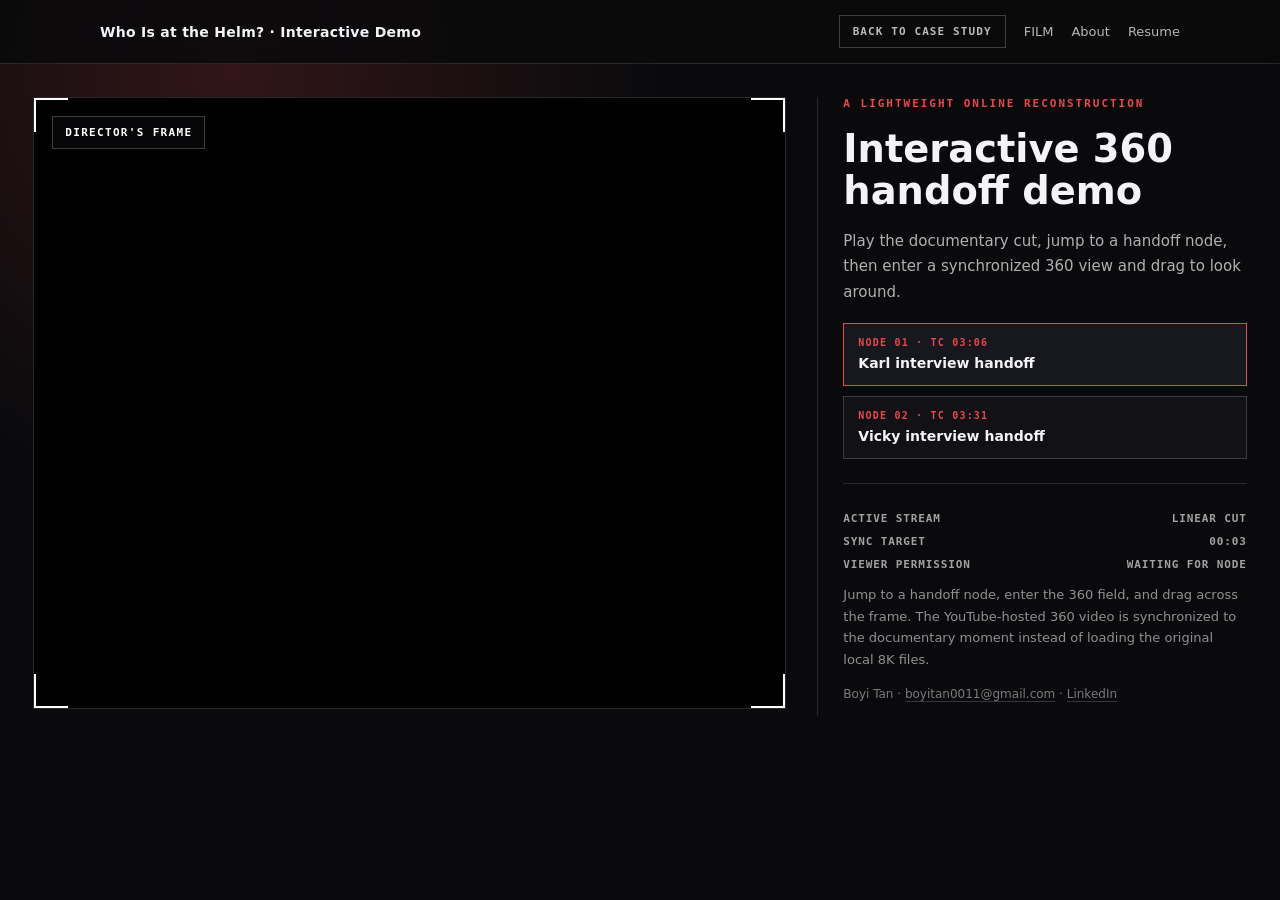
<file: who-is-at-the-helm/i/index.html>
<!DOCTYPE html>
<html lang="en">
<head>
<meta charset="utf-8">
<meta name="viewport" content="width=device-width, initial-scale=1">
<meta name="referrer" content="strict-origin-when-cross-origin">
<title>Opening Who Is at the Helm? Interactive Demo</title>
<link rel="preconnect" href="https://www.youtube.com">
<link rel="preconnect" href="https://www.youtube-nocookie.com">
<link rel="preconnect" href="https://i.ytimg.com">
<link rel="preconnect" href="https://www.google.com">
<meta http-equiv="refresh" content="0; url=../interactive-demo.html">
<style>
body{margin:0;min-height:100vh;display:grid;place-items:center;background:#0a0a0c;color:#f4f4f6;font-family:Inter,ui-sans-serif,system-ui,-apple-system,BlinkMacSystemFont,"Segoe UI",sans-serif}
a{color:#f4f4f6}
</style>
</head>
<body>
<p><a href="../interactive-demo.html">Open the interactive demo</a></p>
<script>window.location.replace('../interactive-demo.html');</script>
</body>
</html>
</file>
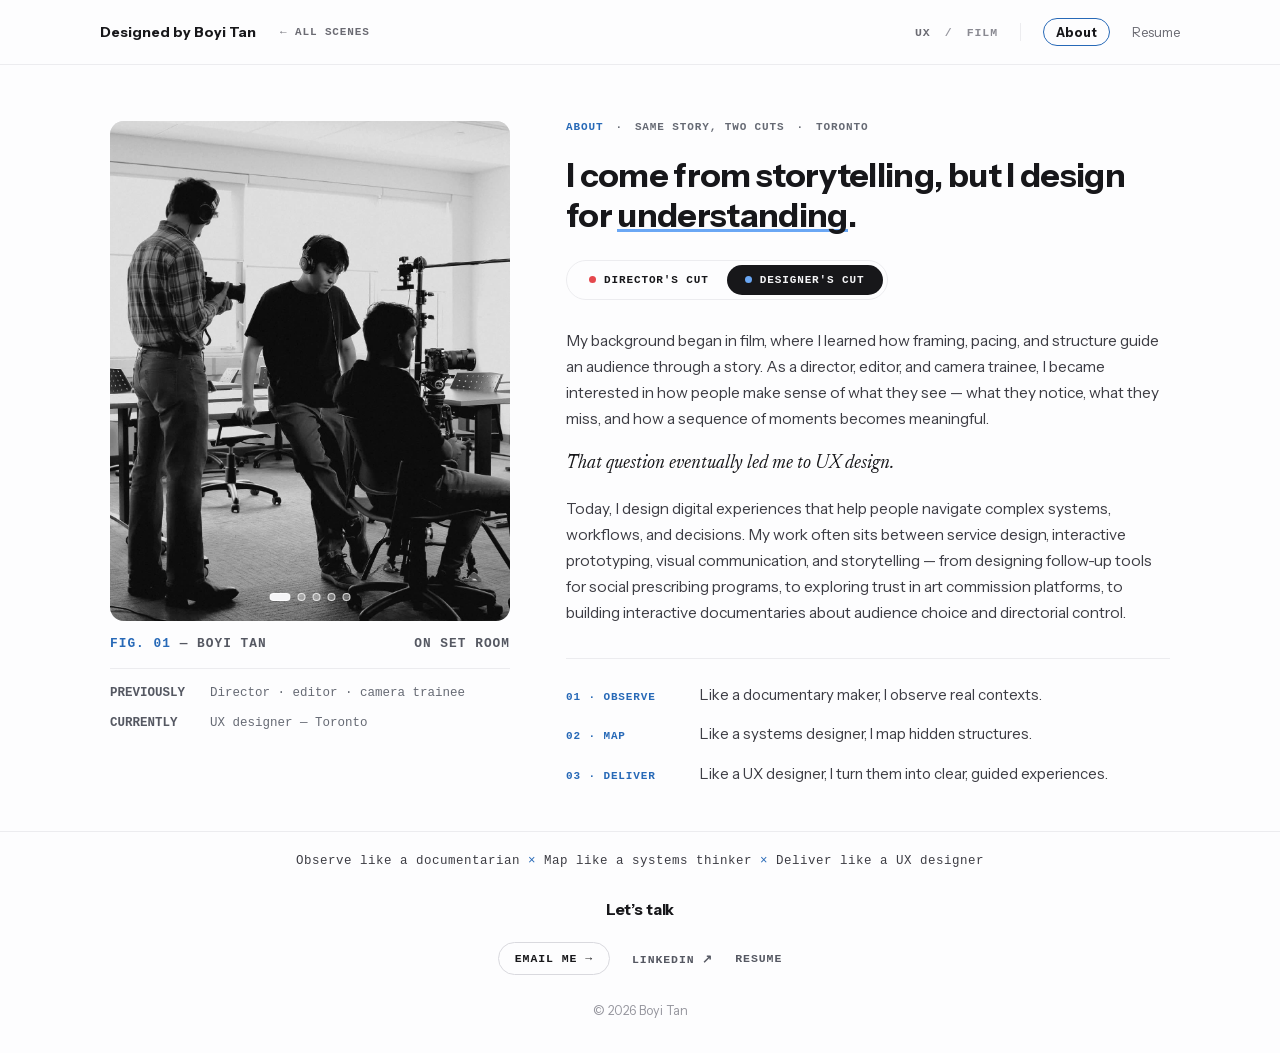
<file: About.html>
<!DOCTYPE html>
<html lang="en"><head>
<meta charset="utf-8">
<meta name="viewport" content="width=device-width, initial-scale=1">
<title>Boyi Tan — About</title>
<link rel="stylesheet" href="./assets/portfolio-nav.css">
<style>/* latin-ext */
@font-face {
  font-family: 'Instrument Sans';
  font-style: normal;
  font-weight: 400;
  font-stretch: 100%;
  font-display: swap;
  src: url("./assets/about-fonts/85429826-833b-4143-a97b-14f437d6e63f.woff2") format('woff2');
  unicode-range: U+0100-02BA, U+02BD-02C5, U+02C7-02CC, U+02CE-02D7, U+02DD-02FF, U+0304, U+0308, U+0329, U+1D00-1DBF, U+1E00-1E9F, U+1EF2-1EFF, U+2020, U+20A0-20AB, U+20AD-20C0, U+2113, U+2C60-2C7F, U+A720-A7FF;
}
/* latin */
@font-face {
  font-family: 'Instrument Sans';
  font-style: normal;
  font-weight: 400;
  font-stretch: 100%;
  font-display: swap;
  src: url("./assets/about-fonts/cce2a7c2-8e7d-441a-ac2d-3a80f5ea6ff1.woff2") format('woff2');
  unicode-range: U+0000-00FF, U+0131, U+0152-0153, U+02BB-02BC, U+02C6, U+02DA, U+02DC, U+0304, U+0308, U+0329, U+2000-206F, U+20AC, U+2122, U+2191, U+2193, U+2212, U+2215, U+FEFF, U+FFFD;
}
/* latin-ext */
@font-face {
  font-family: 'Instrument Sans';
  font-style: normal;
  font-weight: 500;
  font-stretch: 100%;
  font-display: swap;
  src: url("./assets/about-fonts/85429826-833b-4143-a97b-14f437d6e63f.woff2") format('woff2');
  unicode-range: U+0100-02BA, U+02BD-02C5, U+02C7-02CC, U+02CE-02D7, U+02DD-02FF, U+0304, U+0308, U+0329, U+1D00-1DBF, U+1E00-1E9F, U+1EF2-1EFF, U+2020, U+20A0-20AB, U+20AD-20C0, U+2113, U+2C60-2C7F, U+A720-A7FF;
}
/* latin */
@font-face {
  font-family: 'Instrument Sans';
  font-style: normal;
  font-weight: 500;
  font-stretch: 100%;
  font-display: swap;
  src: url("./assets/about-fonts/cce2a7c2-8e7d-441a-ac2d-3a80f5ea6ff1.woff2") format('woff2');
  unicode-range: U+0000-00FF, U+0131, U+0152-0153, U+02BB-02BC, U+02C6, U+02DA, U+02DC, U+0304, U+0308, U+0329, U+2000-206F, U+20AC, U+2122, U+2191, U+2193, U+2212, U+2215, U+FEFF, U+FFFD;
}
/* latin-ext */
@font-face {
  font-family: 'Instrument Sans';
  font-style: normal;
  font-weight: 600;
  font-stretch: 100%;
  font-display: swap;
  src: url("./assets/about-fonts/85429826-833b-4143-a97b-14f437d6e63f.woff2") format('woff2');
  unicode-range: U+0100-02BA, U+02BD-02C5, U+02C7-02CC, U+02CE-02D7, U+02DD-02FF, U+0304, U+0308, U+0329, U+1D00-1DBF, U+1E00-1E9F, U+1EF2-1EFF, U+2020, U+20A0-20AB, U+20AD-20C0, U+2113, U+2C60-2C7F, U+A720-A7FF;
}
/* latin */
@font-face {
  font-family: 'Instrument Sans';
  font-style: normal;
  font-weight: 600;
  font-stretch: 100%;
  font-display: swap;
  src: url("./assets/about-fonts/cce2a7c2-8e7d-441a-ac2d-3a80f5ea6ff1.woff2") format('woff2');
  unicode-range: U+0000-00FF, U+0131, U+0152-0153, U+02BB-02BC, U+02C6, U+02DA, U+02DC, U+0304, U+0308, U+0329, U+2000-206F, U+20AC, U+2122, U+2191, U+2193, U+2212, U+2215, U+FEFF, U+FFFD;
}
/* latin-ext */
@font-face {
  font-family: 'Instrument Sans';
  font-style: normal;
  font-weight: 700;
  font-stretch: 100%;
  font-display: swap;
  src: url("./assets/about-fonts/85429826-833b-4143-a97b-14f437d6e63f.woff2") format('woff2');
  unicode-range: U+0100-02BA, U+02BD-02C5, U+02C7-02CC, U+02CE-02D7, U+02DD-02FF, U+0304, U+0308, U+0329, U+1D00-1DBF, U+1E00-1E9F, U+1EF2-1EFF, U+2020, U+20A0-20AB, U+20AD-20C0, U+2113, U+2C60-2C7F, U+A720-A7FF;
}
/* latin */
@font-face {
  font-family: 'Instrument Sans';
  font-style: normal;
  font-weight: 700;
  font-stretch: 100%;
  font-display: swap;
  src: url("./assets/about-fonts/cce2a7c2-8e7d-441a-ac2d-3a80f5ea6ff1.woff2") format('woff2');
  unicode-range: U+0000-00FF, U+0131, U+0152-0153, U+02BB-02BC, U+02C6, U+02DA, U+02DC, U+0304, U+0308, U+0329, U+2000-206F, U+20AC, U+2122, U+2191, U+2193, U+2212, U+2215, U+FEFF, U+FFFD;
}
/* vietnamese */
@font-face {
  font-family: 'Newsreader';
  font-style: italic;
  font-weight: 400 700;
  font-display: swap;
  src: url("./assets/about-fonts/745c0389-cbee-4e02-9b32-fad2405c513e.woff2") format('woff2');
  unicode-range: U+0102-0103, U+0110-0111, U+0128-0129, U+0168-0169, U+01A0-01A1, U+01AF-01B0, U+0300-0301, U+0303-0304, U+0308-0309, U+0323, U+0329, U+1EA0-1EF9, U+20AB;
}
/* latin-ext */
@font-face {
  font-family: 'Newsreader';
  font-style: italic;
  font-weight: 400 700;
  font-display: swap;
  src: url("./assets/about-fonts/2f081e0f-99bd-4869-b7e1-55ce650abb6a.woff2") format('woff2');
  unicode-range: U+0100-02BA, U+02BD-02C5, U+02C7-02CC, U+02CE-02D7, U+02DD-02FF, U+0304, U+0308, U+0329, U+1D00-1DBF, U+1E00-1E9F, U+1EF2-1EFF, U+2020, U+20A0-20AB, U+20AD-20C0, U+2113, U+2C60-2C7F, U+A720-A7FF;
}
/* latin */
@font-face {
  font-family: 'Newsreader';
  font-style: italic;
  font-weight: 400 700;
  font-display: swap;
  src: url("./assets/about-fonts/9a93a6de-eaad-4f30-8b89-ce821eee602e.woff2") format('woff2');
  unicode-range: U+0000-00FF, U+0131, U+0152-0153, U+02BB-02BC, U+02C6, U+02DA, U+02DC, U+0304, U+0308, U+0329, U+2000-206F, U+20AC, U+2122, U+2191, U+2193, U+2212, U+2215, U+FEFF, U+FFFD;
}
/* vietnamese */
@font-face {
  font-family: 'Newsreader';
  font-style: normal;
  font-weight: 400 700;
  font-display: swap;
  src: url("./assets/about-fonts/492ff868-03b1-440b-940e-e7b4bacd0fac.woff2") format('woff2');
  unicode-range: U+0102-0103, U+0110-0111, U+0128-0129, U+0168-0169, U+01A0-01A1, U+01AF-01B0, U+0300-0301, U+0303-0304, U+0308-0309, U+0323, U+0329, U+1EA0-1EF9, U+20AB;
}
/* latin-ext */
@font-face {
  font-family: 'Newsreader';
  font-style: normal;
  font-weight: 400 700;
  font-display: swap;
  src: url("./assets/about-fonts/1ffceb69-8558-4b4c-8e15-512b9a29f7b6.woff2") format('woff2');
  unicode-range: U+0100-02BA, U+02BD-02C5, U+02C7-02CC, U+02CE-02D7, U+02DD-02FF, U+0304, U+0308, U+0329, U+1D00-1DBF, U+1E00-1E9F, U+1EF2-1EFF, U+2020, U+20A0-20AB, U+20AD-20C0, U+2113, U+2C60-2C7F, U+A720-A7FF;
}
/* latin */
@font-face {
  font-family: 'Newsreader';
  font-style: normal;
  font-weight: 400 700;
  font-display: swap;
  src: url("./assets/about-fonts/79bb096a-7340-4551-9764-ebf27f259152.woff2") format('woff2');
  unicode-range: U+0000-00FF, U+0131, U+0152-0153, U+02BB-02BC, U+02C6, U+02DA, U+02DC, U+0304, U+0308, U+0329, U+2000-206F, U+20AC, U+2122, U+2191, U+2193, U+2212, U+2215, U+FEFF, U+FFFD;
}
</style>



<style>
@property --cut { syntax: "<number>"; inherits: true; initial-value: 1; }

* { box-sizing: border-box; }
html, body { margin: 0; }
body {
  --cut: 1;
  --bg: color-mix(in oklab, #fdfdfe calc(var(--cut)*100%), #0a0a0c);
  --ink: color-mix(in oklab, #17171a calc(var(--cut)*100%), #f2f2f4);
  --body: color-mix(in oklab, #3d3d44 calc(var(--cut)*100%), #c9c9cf);
  --mut: color-mix(in oklab, #96969e calc(var(--cut)*100%), #82828c);
  --line: color-mix(in oklab, #ececef calc(var(--cut)*100%), #26262c);
  --ul: color-mix(in oklab, oklch(0.72 0.13 255) calc(var(--cut)*100%), #e5484d);
  --pill: color-mix(in oklab, #17171a calc(var(--cut)*100%), #ececf2);
  --pill-ink: color-mix(in oklab, #f5f5f7 calc(var(--cut)*100%), #0c0c0f);
  --blue: oklch(0.52 0.14 255);
  --red: #e5484d;
  transition: --cut .6s ease;
  background: var(--bg);
  color: var(--ink);
  font-family: 'Instrument Sans', system-ui, sans-serif;
  -webkit-font-smoothing: antialiased;
  min-height: 100vh;
}

@keyframes fadeUp { from { opacity: 0; transform: translateY(16px); } to { opacity: 1; transform: translateY(0); } }
@keyframes drawLine { from { background-size: 0% 3px; } to { background-size: 100% 3px; } }
@keyframes recBlink { 0%, 58% { opacity: 1; } 59%, 100% { opacity: .15; } }

/* entrance: staggered on load */
.rv { opacity: 0; }
.loaded .rv { animation: fadeUp .7s ease both; animation-delay: var(--d, 0s); }
/* entrance: on scroll into view */
.io { opacity: 0; transform: translateY(16px); transition: opacity .7s ease, transform .7s ease; }
.io.in { opacity: 1; transform: none; }
@media (prefers-reduced-motion: reduce) {
  .rv, .loaded .rv { animation: none; opacity: 1; }
  .io { opacity: 1; transform: none; transition: none; }
  body { transition: none; }
  .film-slide { transition: none; transform: none; }
}

.wrap { max-width: 1140px; margin: 0 auto; padding: 0 40px; }
.mono { font: 600 11px ui-monospace, Menlo, monospace; letter-spacing: .08em; }

/* swap stacks: .a shows in designer cut, .b in director cut */
.sw { display: grid; }
.sw > * { grid-area: 1 / 1; }
.sw > .a { opacity: var(--cut); }
.sw > .b { opacity: calc(1 - var(--cut)); }

nav { border-bottom: 1px solid var(--line); }
nav .wrap { display: flex; align-items: center; justify-content: space-between; padding-top: 18px; padding-bottom: 18px; }
nav .links { display: flex; align-items: center; gap: 18px; font-size: 13px; color: #6b6b73; }
nav .links a { color: inherit; text-decoration: none; transition: color .2s ease; }
nav .links a:hover { color: var(--ink); }
nav .links .on { color: var(--ink); font-weight: 700; padding: 5px 12px; border: 1px solid oklch(0.52 0.14 255); border-radius: 999px; background: transparent; }
nav .brand-link { color: inherit; text-decoration: none; }
nav .brand-group { display: flex; align-items: center; gap: 24px; }
nav .back-link { color: #6b6b73; text-decoration: none; font: 600 11px ui-monospace, Menlo, monospace; letter-spacing: .08em; transition: color .2s ease; white-space: nowrap; }
nav .back-link:hover { color: var(--ink); }
nav .mode-switch { display: grid; grid-template-columns: auto 18px auto; align-items: center; column-gap: 9px; margin-right: 6px; font: 600 11.5px ui-monospace, Menlo, monospace; letter-spacing: .08em; color: #6b6b73; }
nav .mode-switch a { color: inherit; text-decoration: none; }
nav .mode-switch a:hover { color: var(--ink); }
nav .mode-switch .film-mode { color: #8a8a92; }
nav .mode-switch .mode-slash { color: #96969e; text-align: center; }
nav .link-divider { width: 1px; height: 18px; background: var(--line); margin: 0 2px; }

.grid { display: grid; grid-template-columns: 400px 1fr; gap: 56px; padding-top: 56px; padding-bottom: 44px; }
@media (max-width: 1023px) {
  .grid { grid-template-columns: 1fr; gap: 40px; }
  .portrait { margin: 0 auto; }
}
@media (max-width: 680px) {
  .wrap { padding-left: 24px; padding-right: 24px; }
  nav .wrap { gap: 14px; flex-wrap: wrap; }
  nav .brand-group { width: 100%; justify-content: space-between; }
  nav .links { width: 100%; justify-content: space-between; }
  nav .brand-group { gap: 12px; }
  nav .back-link { font-size: 10px; letter-spacing: .06em; }
  nav .links { gap: 12px; font-size: 12px; }
  nav .mode-switch { margin-right: 0; }
  nav .link-divider { display: none; }
}

/* ── film still carousel ─────────────────────────── */
.portrait {
  position: relative; width: 400px; max-width: 100%; height: 500px;
  border-radius: 14px; overflow: hidden; background: color-mix(in oklab, var(--bg) 88%, var(--ink));
  outline: none;
}
.portrait:focus-visible { box-shadow: 0 0 0 2px var(--ul); }
@media (max-width: 680px) {
  .portrait { width: 100%; height: auto; aspect-ratio: 4 / 5; }
}
.film-slide {
  position: absolute; inset: 0; width: 100%; height: 100%; object-fit: cover;
  opacity: 0; transform: scale(1.035);
  filter: saturate(.95) contrast(1.04) grayscale(calc((1 - var(--cut)) * .28));
  transition: opacity .65s ease, transform 3.6s ease, filter .6s ease;
}
.film-slide.is-active { opacity: 1; transform: scale(1); }
.film-controls {
  position: absolute; left: 14px; right: 14px; top: 50%; z-index: 8;
  display: flex; justify-content: space-between; pointer-events: none;
  opacity: 0; transform: translateY(-50%); transition: opacity .25s ease;
}
.portrait:hover .film-controls,
.portrait:focus-within .film-controls { opacity: 1; }
.film-controls button {
  all: unset; pointer-events: auto; cursor: pointer; width: 34px; height: 34px;
  display: grid; place-items: center; border-radius: 999px;
  color: #f5f5f7; background: rgba(10,10,12,.54);
  border: 1px solid rgba(255,255,255,.28); box-shadow: 0 10px 28px rgba(0,0,0,.18);
  font: 500 23px/1 'Instrument Sans', system-ui, sans-serif;
}
.film-controls button:hover { background: rgba(10,10,12,.78); }
.film-dots {
  position: absolute; left: 50%; bottom: 20px; z-index: 8;
  display: flex; align-items: center; gap: 7px; transform: translateX(-50%);
}
.film-dot {
  all: unset; cursor: pointer; width: 6px; height: 6px; border-radius: 999px;
  border: 1px solid rgba(255,255,255,.74); background: rgba(255,255,255,.32);
  transition: width .25s ease, background .25s ease;
}
.film-dot.is-active { width: 19px; background: #f5f5f7; }
@media (hover: none) {
  .film-controls { opacity: 1; }
}

/* film overlay (director cut only) */
.film { position: absolute; inset: 0; pointer-events: none; opacity: calc(1 - var(--cut)); }
.film .vig { position: absolute; inset: 0; border-radius: 14px; background: radial-gradient(135% 105% at 50% 42%, transparent 52%, rgba(0,0,0,.62) 100%); }
.film .strip { position: absolute; left: 0; right: 0; height: 16px; background-color: #101015; background-image: radial-gradient(6px 4px at 12px 8px, #04040a 95%, transparent); background-size: 25px 16px; }
.film .strip.top { top: 0; border-radius: 14px 14px 0 0; }
.film .strip.bot { bottom: 0; border-radius: 0 0 14px 14px; }
.film .pillbox { position: absolute; top: 32px; display: flex; align-items: center; gap: 7px; background: rgba(10,10,12,.72); padding: 5px 10px; border-radius: 5px; font: 600 10.5px ui-monospace, Menlo, monospace; letter-spacing: .12em; color: #f5f5f7; }
.film .dot { width: 8px; height: 8px; border-radius: 50%; background: var(--red); animation: recBlink 1.3s infinite; }
.film .ret { position: absolute; left: 50%; top: 44%; width: 76px; height: 76px; margin: -38px 0 0 -38px; border: 1.5px solid rgba(255,255,255,.6); border-radius: 50%; }
.film .tick { position: absolute; left: 50%; top: 44%; background: rgba(255,255,255,.6); }
.film .lens-meta { position: absolute; bottom: 28px; left: 0; right: 0; text-align: center; font: 600 10px ui-monospace, Menlo, monospace; letter-spacing: .16em; color: rgba(255,255,255,.75); }

/* ── right column ─────────────────────────────────── */
h1 { margin: 0; font-size: clamp(26px, 3vw, 33px); line-height: 1.22; letter-spacing: -0.02em; font-weight: 700; color: var(--ink); }
h1 .ul { background-image: linear-gradient(var(--ul), var(--ul)); background-repeat: no-repeat; background-position: 0 92%; background-size: 100% 3px; }
.loaded h1 .ul { animation: drawLine .9s .7s ease both; }

.toggle { display: inline-flex; border: 1px solid var(--line); border-radius: 999px; padding: 4px; margin-top: 24px; }
.toggle button { all: unset; cursor: pointer; position: relative; padding: 9px 18px; border-radius: 999px; }
.toggle .pillbg { position: absolute; inset: 0; border-radius: 999px; background: var(--pill); }
.toggle .lab { display: flex; align-items: center; gap: 8px; font: 600 11px ui-monospace, Menlo, monospace; letter-spacing: .08em; white-space: nowrap; }
.toggle .stack { position: relative; display: block; }
.toggle .stack .on { position: absolute; inset: 0; color: var(--pill-ink); }
.toggle .stack .off { color: var(--ink); }
.toggle .d7 { width: 7px; height: 7px; border-radius: 50%; flex: none; }

.bio { margin-top: 28px; }
.bio .a { display: grid; gap: 16px; align-content: start; font-size: 15.5px; line-height: 1.75; color: #3d3d44; }
.bio .a .pull { font-family: 'Newsreader', serif; font-style: italic; font-size: 19px; color: #17171a; }
.bio .b { display: grid; gap: 16px; align-content: start; font-family: 'Newsreader', serif; font-style: italic; font-size: 17.5px; line-height: 1.7; color: #c9c9cf; }
.bio .b .pull { font-family: 'Instrument Sans', sans-serif; font-style: normal; font-weight: 700; font-size: 17px; color: #f2f2f4; }
.bio p { margin: 0; }

.list { margin-top: 32px; border-top: 1px solid var(--line); padding-top: 24px; display: grid; gap: 14px; }
.row { display: grid; grid-template-columns: 118px 1fr; gap: 16px; align-items: baseline; }
.row .lbl { position: relative; font: 600 11px ui-monospace, Menlo, monospace; letter-spacing: .08em; }
.row .lbl .a { color: var(--blue); opacity: var(--cut); }
.row .lbl .b { position: absolute; left: 0; top: 0; color: var(--red); opacity: calc(1 - var(--cut)); }
.row .sw .a { font-size: 15px; line-height: 1.6; color: #3d3d44; }
.row .sw .b { font-family: 'Newsreader', serif; font-style: italic; font-size: 16px; line-height: 1.6; color: #c9c9cf; }

.caption { display: grid; font: 600 10.5px ui-monospace, Menlo, monospace; letter-spacing: .08em; margin-top: 14px; }
.caption > div { grid-area: 1 / 1; display: flex; justify-content: space-between; }
.caption .a { color: #96969e; opacity: var(--cut); }
.caption .b { color: #82828c; opacity: calc(1 - var(--cut)); }
.meta { border-top: 1px solid var(--line); margin-top: 14px; padding-top: 14px; display: grid; gap: 9px; font: 500 11px ui-monospace, Menlo, monospace; line-height: 1.6; color: var(--body); }
.meta .r { display: flex; gap: 12px; }
.meta .k { color: var(--mut); width: 88px; flex: none; }

footer { border-top: 1px solid var(--line); }
footer .wrap { display: flex; justify-content: space-between; gap: 16px; flex-wrap: wrap; padding-top: 18px; padding-bottom: 22px; font-size: 12.5px; color: var(--mut); }
footer a { color: inherit; text-decoration: underline; text-underline-offset: 3px; }

.vignette { position: fixed; inset: 0; pointer-events: none; opacity: calc(1 - var(--cut)); box-shadow: inset 0 0 190px 24px rgba(0,0,0,.5); z-index: 50; }
</style>
</head>
<body id="page">

<nav class="portfolio-nav portfolio-nav-light">
  <div class="wrap rv" style="--d:.05s">
    <div class="brand-group">
      <a class="brand-link" href="./index.html#projects" aria-label="Back to selected work">
        <span class="sw" style="font-size:14px">
          <span class="a" style="font-weight:700">Designed by Boyi Tan</span>
          <span class="b" style="font-family:'Newsreader',serif;font-style:italic;font-size:15px">Directed by Boyi Tan</span>
        </span>
      </a>
      <a class="back-link" href="./index.html#projects" data-cursor="Back to selected work">← ALL SCENES</a>
    </div>
    <div class="links">
      <div class="mode-switch" data-package-mode-switch aria-label="Portfolio mode navigation">
        <a href="./index.html#projects" data-cursor="Back to UX work">UX</a>
        <span class="mode-slash">/</span>
        <a class="film-mode" href="./index.html#film" data-cursor="Cut to film work">FILM</a>
      </div>
      <span class="link-divider" data-nav-separator aria-hidden="true"></span>
      <a class="on" href="./About.html" data-cursor="About Boyi" aria-current="page">About</a>
      <a href="./Boyi_Tan_UX_Designer_Resume.pdf" target="_blank" rel="noopener" data-cursor="Open resume PDF">Resume</a>
    </div>
  </div>
</nav>

<main class="wrap grid">
  <div class="rv" style="--d:.15s">
    <div class="portrait" id="filmCarousel" tabindex="0" role="region" aria-label="Film set photo carousel">
      <img class="film-slide is-active" src="./assets/about-film/on-set-room.JPG" alt="Boyi Tan monitoring a film setup with crew in a studio room" data-frame="FRAME 01" data-note="ON SET ROOM" style="object-position:center center">
      <img class="film-slide" src="./assets/about-film/camera-setup.JPG" alt="Boyi Tan beside a cinema camera and monitor on set" data-frame="FRAME 02" data-note="CAMERA SETUP" style="object-position:center center">
      <img class="film-slide" src="./assets/about-film/monitor-view.jpg" alt="Black-and-white on-set portrait of Boyi Tan checking a phone beside camera gear" data-frame="FRAME 03" data-note="ON SET CHECK" style="object-position:center center">
      <img class="film-slide" src="./assets/about-film/outdoor-camera.jpg" alt="Boyi Tan adjusting camera gear during an outdoor shoot" data-frame="FRAME 04" data-note="OUTDOOR CAMERA" style="object-position:center top">
      <img class="film-slide" src="./assets/about-film/emily-osment.jpg" alt="Boyi Tan with actor Emily Osment on set" data-frame="FRAME 05" data-note="WITH EMILY OSMENT" style="object-position:center center">
      <div class="film-controls">
        <button id="filmPrev" type="button" aria-label="Previous film still">‹</button>
        <button id="filmNext" type="button" aria-label="Next film still">›</button>
      </div>
      <div class="film-dots" aria-label="Film still selector">
        <button class="film-dot is-active" type="button" data-slide="0" aria-label="Show film still 1" aria-current="true"></button>
        <button class="film-dot" type="button" data-slide="1" aria-label="Show film still 2"></button>
        <button class="film-dot" type="button" data-slide="2" aria-label="Show film still 3"></button>
        <button class="film-dot" type="button" data-slide="3" aria-label="Show film still 4"></button>
        <button class="film-dot" type="button" data-slide="4" aria-label="Show film still 5"></button>
      </div>
      <div class="film">
        <div class="vig"></div>
        <div class="strip top"></div>
        <div class="strip bot"></div>
        <div class="pillbox" style="left:18px"><span class="dot"></span>REC</div>
        <div class="pillbox" style="right:18px">TC 00:00:00:00</div>
        <div class="ret"></div>
        <div class="tick" style="width:1.5px;height:10px;margin:-52px 0 0 -1px"></div>
        <div class="tick" style="width:1.5px;height:10px;margin:42px 0 0 -1px"></div>
        <div class="tick" style="width:10px;height:1.5px;margin:-1px 0 0 -52px"></div>
        <div class="tick" style="width:10px;height:1.5px;margin:-1px 0 0 42px"></div>
        <div class="lens-meta">50MM · T2.0 · ISO 800</div>
      </div>
    </div>
    <div class="caption">
      <div class="a"><span><span style="color:var(--blue)">FIG. 01</span> — BOYI TAN</span><span id="designerFrameMeta">ON SET ROOM</span></div>
      <div class="b"><span><span id="directorFrameLabel" style="color:var(--red)">FRAME 01</span> — BOYI TAN</span><span id="directorFrameMeta">01 / 05 · 24FPS</span></div>
    </div>
    <div class="meta">
      <div class="r"><span class="k">PREVIOUSLY</span><span>Director · editor · camera trainee</span></div>
      <div class="r"><span class="k">CURRENTLY</span><span>UX designer — Toronto</span></div>
    </div>
  </div>

  <div>
    <div class="sw mono rv" style="--d:.25s;margin-bottom:22px">
      <div class="a" style="display:flex;align-items:center;gap:12px;color:#96969e"><span style="color:var(--blue)">ABOUT</span><span>·</span><span>SAME STORY, TWO CUTS</span><span>·</span><span>TORONTO</span></div>
      <div class="b" style="display:flex;align-items:center;gap:12px;color:#82828c"><span style="color:var(--red)">ABOUT</span><span>·</span><span>NOW SCREENING</span><span>·</span><span>TORONTO</span></div>
    </div>

    <h1 class="rv" style="--d:.35s">I come from storytelling, but I design for <span class="ul">understanding</span>.</h1>

    <div class="toggle rv" style="--d:.45s">
      <button id="btnDirector" aria-label="Director's cut">
        <span class="pillbg" style="opacity:calc(1 - var(--cut))"></span>
        <span class="stack">
          <span class="lab off" style="opacity:var(--cut)"><span class="d7" style="background:var(--red)"></span>DIRECTOR'S CUT</span>
          <span class="lab on" style="opacity:calc(1 - var(--cut))"><span class="d7" style="background:var(--red);animation:recBlink 1.3s infinite"></span>DIRECTOR'S CUT</span>
        </span>
      </button>
      <button id="btnDesigner" aria-label="Designer's cut">
        <span class="pillbg" style="opacity:var(--cut)"></span>
        <span class="stack">
          <span class="lab off" style="opacity:calc(1 - var(--cut))"><span class="d7" style="background:var(--blue)"></span>DESIGNER'S CUT</span>
          <span class="lab on" style="opacity:var(--cut)"><span class="d7" style="background:oklch(0.72 0.13 255)"></span>DESIGNER'S CUT</span>
        </span>
      </button>
    </div>

    <div class="sw bio rv" style="--d:.55s">
      <div class="a">
        <p>My background began in film, where I learned how framing, pacing, and structure guide an audience through a story. As a director, editor, and camera trainee, I became interested in how people make sense of what they see — what they notice, what they miss, and how a sequence of moments becomes meaningful.</p>
        <p class="pull">That question eventually led me to UX design.</p>
        <p>Today, I design digital experiences that help people navigate complex systems, workflows, and decisions. My work often sits between service design, interactive prototyping, visual communication, and storytelling — from designing follow-up tools for social prescribing programs, to exploring trust in art commission platforms, to building interactive documentaries about audience choice and directorial control.</p>
      </div>
      <div class="b">
        <p>It started with a camera. Directing, editing, training behind the lens — I spent years deciding where an audience looks: what they notice, what they miss, and how a sequence of moments becomes meaningful.</p>
        <p class="pull">Then the question outgrew the frame.</p>
        <p>Now the set is a system — care programs, commission platforms, interactive documentaries about who really holds the camera. Different crew, same direction: guide people through complexity, one clear scene at a time.</p>
      </div>
    </div>

    <div class="list io">
      <div class="row">
        <span class="lbl"><span class="a">01 · OBSERVE</span><span class="b">01 · FRAMING</span></span>
        <span class="sw">
          <span class="a">Like a documentary maker, I observe real contexts.</span>
          <span class="b">Where to point the camera — and what to leave outside the shot.</span>
        </span>
      </div>
      <div class="row">
        <span class="lbl"><span class="a">02 · MAP</span><span class="b">02 · PACING</span></span>
        <span class="sw">
          <span class="a">Like a systems designer, I map hidden structures.</span>
          <span class="b">When to hold a shot, and when to cut, so the audience never gets lost.</span>
        </span>
      </div>
      <div class="row">
        <span class="lbl"><span class="a">03 · DELIVER</span><span class="b">03 · STRUCTURE</span></span>
        <span class="sw">
          <span class="a">Like a UX designer, I turn them into clear, guided experiences.</span>
          <span class="b">Hours of footage become a story an audience can follow.</span>
        </span>
      </div>
    </div>
  </div>
</main>

<footer>
  <div class="wrap io">
    <div class="portfolio-footer" style="margin-top:0;border-top:0;padding-top:0;width:100%">
      <div class="portfolio-footer-signature">Observe like a documentarian <span style="color:oklch(0.52 0.14 255)">×</span> Map like a systems thinker <span style="color:oklch(0.52 0.14 255)">×</span> Deliver like a UX designer</div>
      <div class="portfolio-footer-cta">
        <div class="portfolio-footer-cta-title">Let’s talk</div>
        <div class="portfolio-footer-links">
          <a class="portfolio-footer-mail" href="mailto:boyitan0011@gmail.com">EMAIL ME →</a>
          <a href="https://www.linkedin.com/in/boyi-tan-719230285/" target="_blank" rel="noopener">LINKEDIN ↗</a>
          <a href="./Boyi_Tan_UX_Designer_Resume.pdf" target="_blank" rel="noopener">RESUME</a>
        </div>
      </div>
      <div class="portfolio-footer-bottom">
        <span>© 2026 Boyi Tan</span>
      </div>
    </div>
  </div>
</footer>

<div class="vignette"></div>

<script>
(function () {
  var body = document.body;
  var CUT_KEY = 'bt-about-cut';

  /* ── cut toggle ── */
  function setCut(v, persist) {
    body.style.setProperty('--cut', v);
    if (persist) { try { localStorage.setItem(CUT_KEY, String(v)); } catch (e) {} }
  }
  try {
    var saved = localStorage.getItem(CUT_KEY);
    if (saved === '0' || saved === '1') setCut(saved, false);
  } catch (e) {}
  document.getElementById('btnDirector').addEventListener('click', function () { setCut('0', true); });
  document.getElementById('btnDesigner').addEventListener('click', function () { setCut('1', true); });

  /* ── film still carousel ── */
  var carousel = document.getElementById('filmCarousel');
  var slides = Array.prototype.slice.call(document.querySelectorAll('.film-slide'));
  var dots = Array.prototype.slice.call(document.querySelectorAll('.film-dot'));
  var prev = document.getElementById('filmPrev');
  var next = document.getElementById('filmNext');
  var directorFrameLabel = document.getElementById('directorFrameLabel');
  var directorFrameMeta = document.getElementById('directorFrameMeta');
  var designerFrameMeta = document.getElementById('designerFrameMeta');
  var index = 0;
  var timer = null;
  var reduceMotion = false;
  try { reduceMotion = window.matchMedia('(prefers-reduced-motion: reduce)').matches; } catch (e) {}

  function setSlide(nextIndex) {
    index = (nextIndex + slides.length) % slides.length;
    slides.forEach(function (slide, i) {
      slide.classList.toggle('is-active', i === index);
    });
    dots.forEach(function (dot, i) {
      dot.classList.toggle('is-active', i === index);
      if (i === index) dot.setAttribute('aria-current', 'true');
      else dot.removeAttribute('aria-current');
    });
    var active = slides[index];
    var frame = active.getAttribute('data-frame') || 'FRAME 01';
    var note = active.getAttribute('data-note') || 'ON SET';
    directorFrameLabel.textContent = frame;
    directorFrameMeta.textContent = String(index + 1).padStart(2, '0') + ' / ' + String(slides.length).padStart(2, '0') + ' · 24FPS';
    designerFrameMeta.textContent = note;
  }

  function stopAuto() {
    if (timer) clearInterval(timer);
    timer = null;
  }

  function startAuto() {
    if (reduceMotion || timer) return;
    timer = setInterval(function () { setSlide(index + 1); }, 5200);
  }

  prev.addEventListener('click', function () { setSlide(index - 1); stopAuto(); startAuto(); });
  next.addEventListener('click', function () { setSlide(index + 1); stopAuto(); startAuto(); });
  dots.forEach(function (dot) {
    dot.addEventListener('click', function () {
      setSlide(Number(dot.getAttribute('data-slide') || 0));
      stopAuto();
      startAuto();
    });
  });
  carousel.addEventListener('keydown', function (e) {
    if (e.key === 'ArrowLeft') { e.preventDefault(); setSlide(index - 1); stopAuto(); startAuto(); }
    if (e.key === 'ArrowRight') { e.preventDefault(); setSlide(index + 1); stopAuto(); startAuto(); }
  });
  carousel.addEventListener('mouseenter', stopAuto);
  carousel.addEventListener('mouseleave', startAuto);
  carousel.addEventListener('focusin', stopAuto);
  carousel.addEventListener('focusout', startAuto);
  startAuto();

  /* ── entrance animations ── */
  requestAnimationFrame(function () { body.classList.add('loaded'); });
  var io = ('IntersectionObserver' in window)
    ? new IntersectionObserver(function (entries) {
        entries.forEach(function (en) {
          if (en.isIntersecting) { en.target.classList.add('in'); io.unobserve(en.target); }
        });
      }, { threshold: 0.15 })
    : null;
  document.querySelectorAll('.io').forEach(function (el) {
    if (io) io.observe(el); else el.classList.add('in');
  });
})();
</script>


</body></html>
</file>
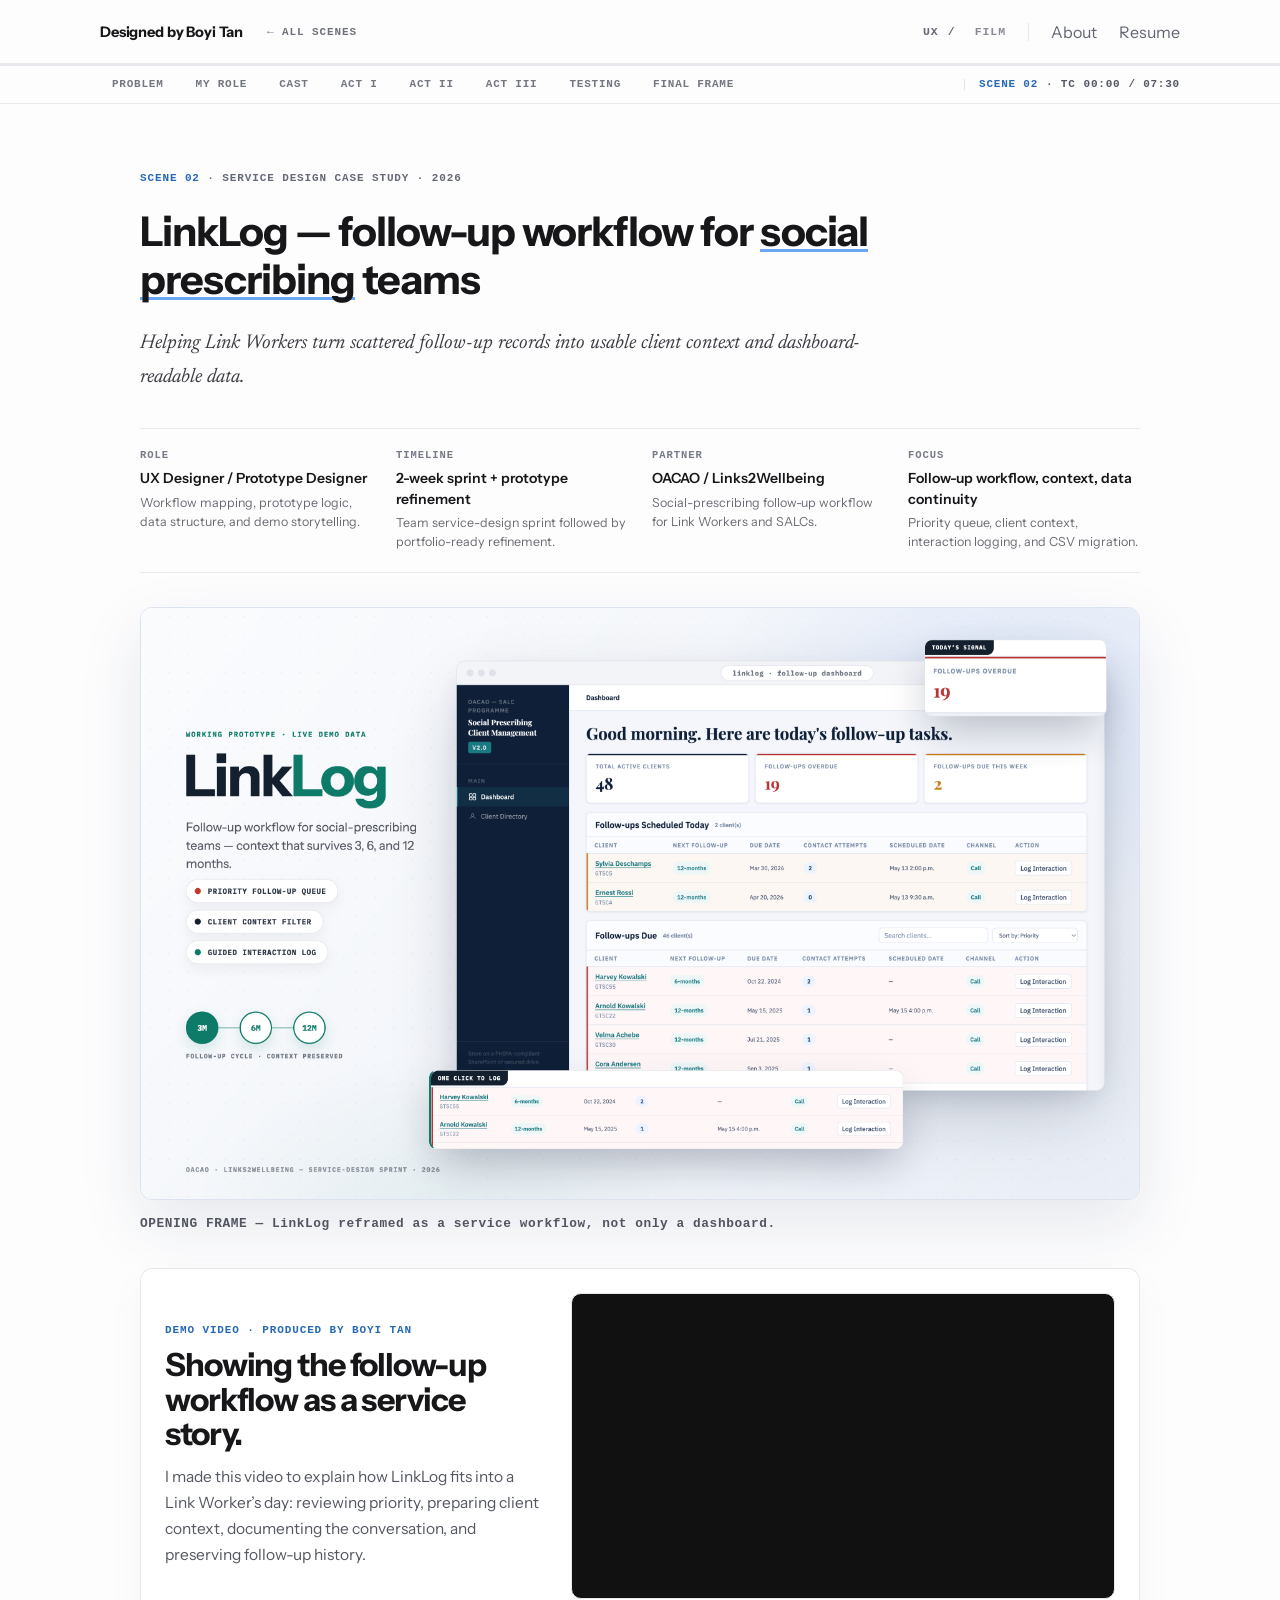
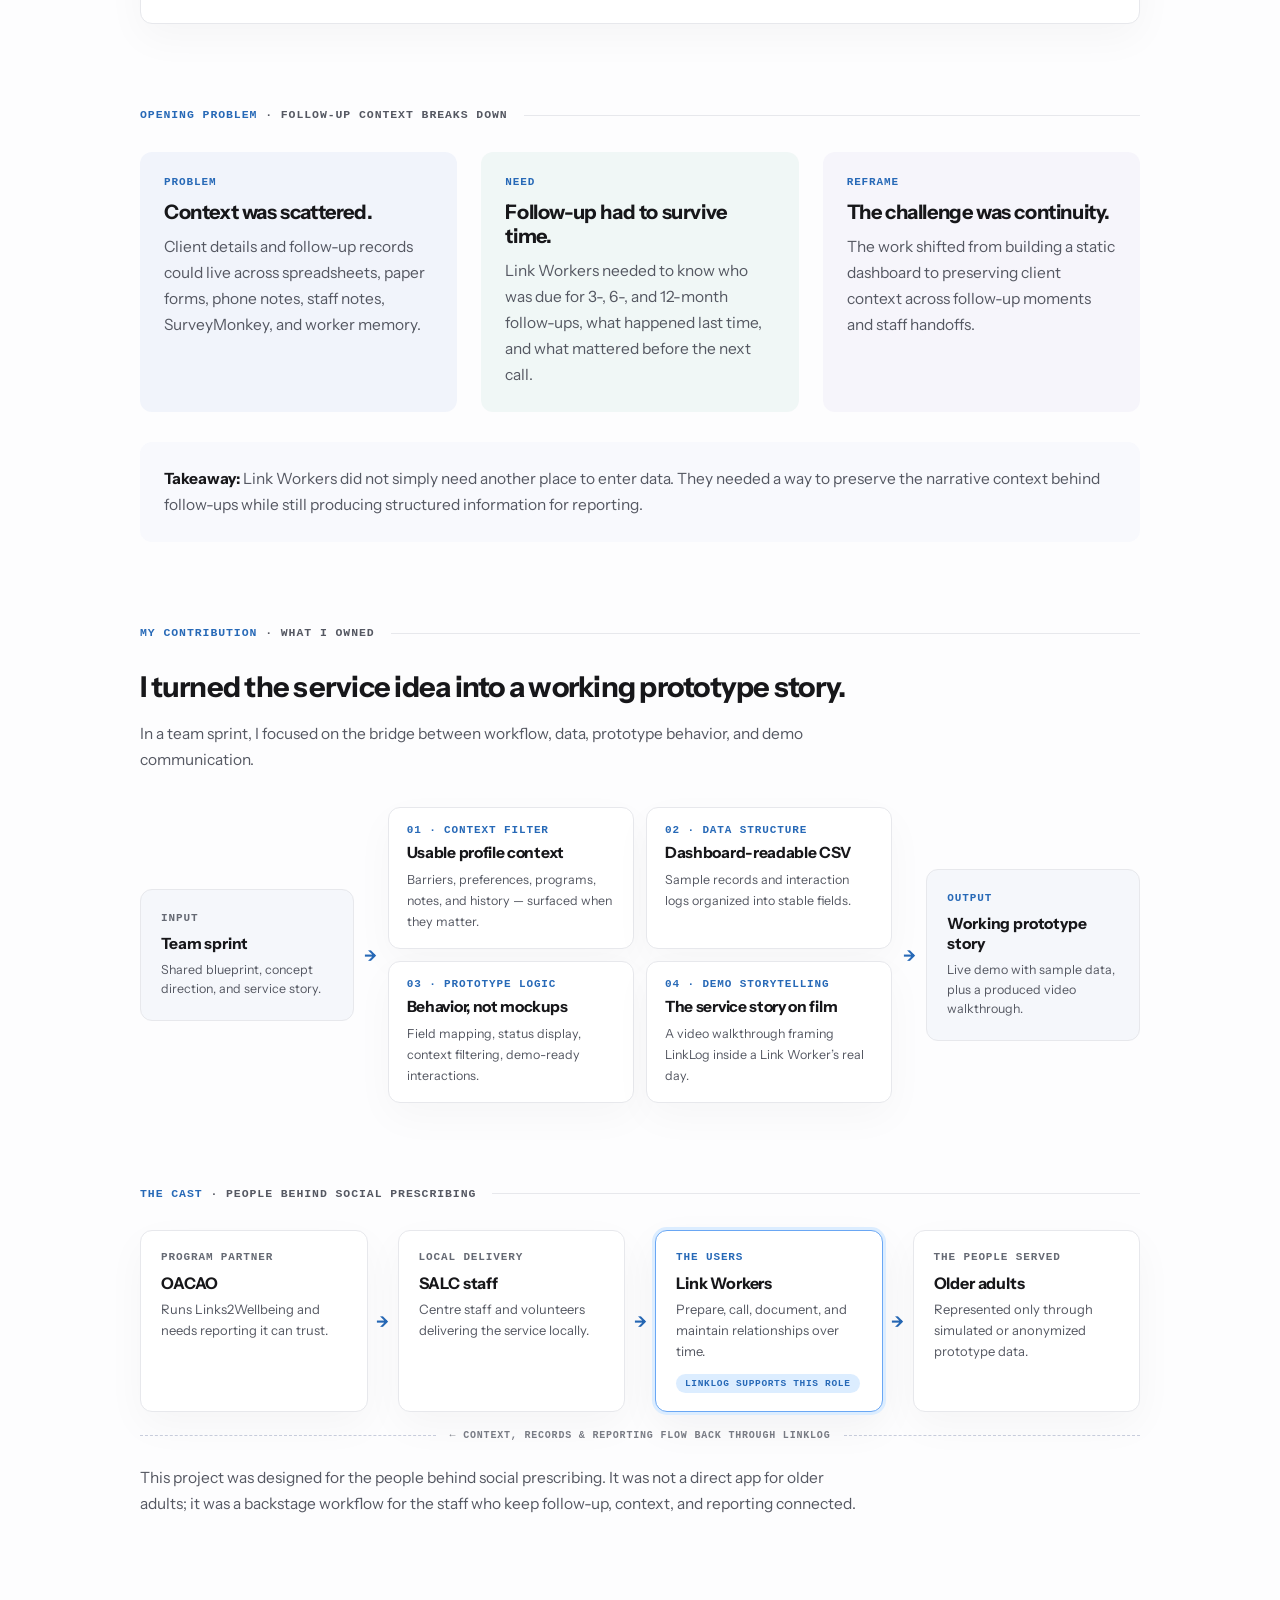
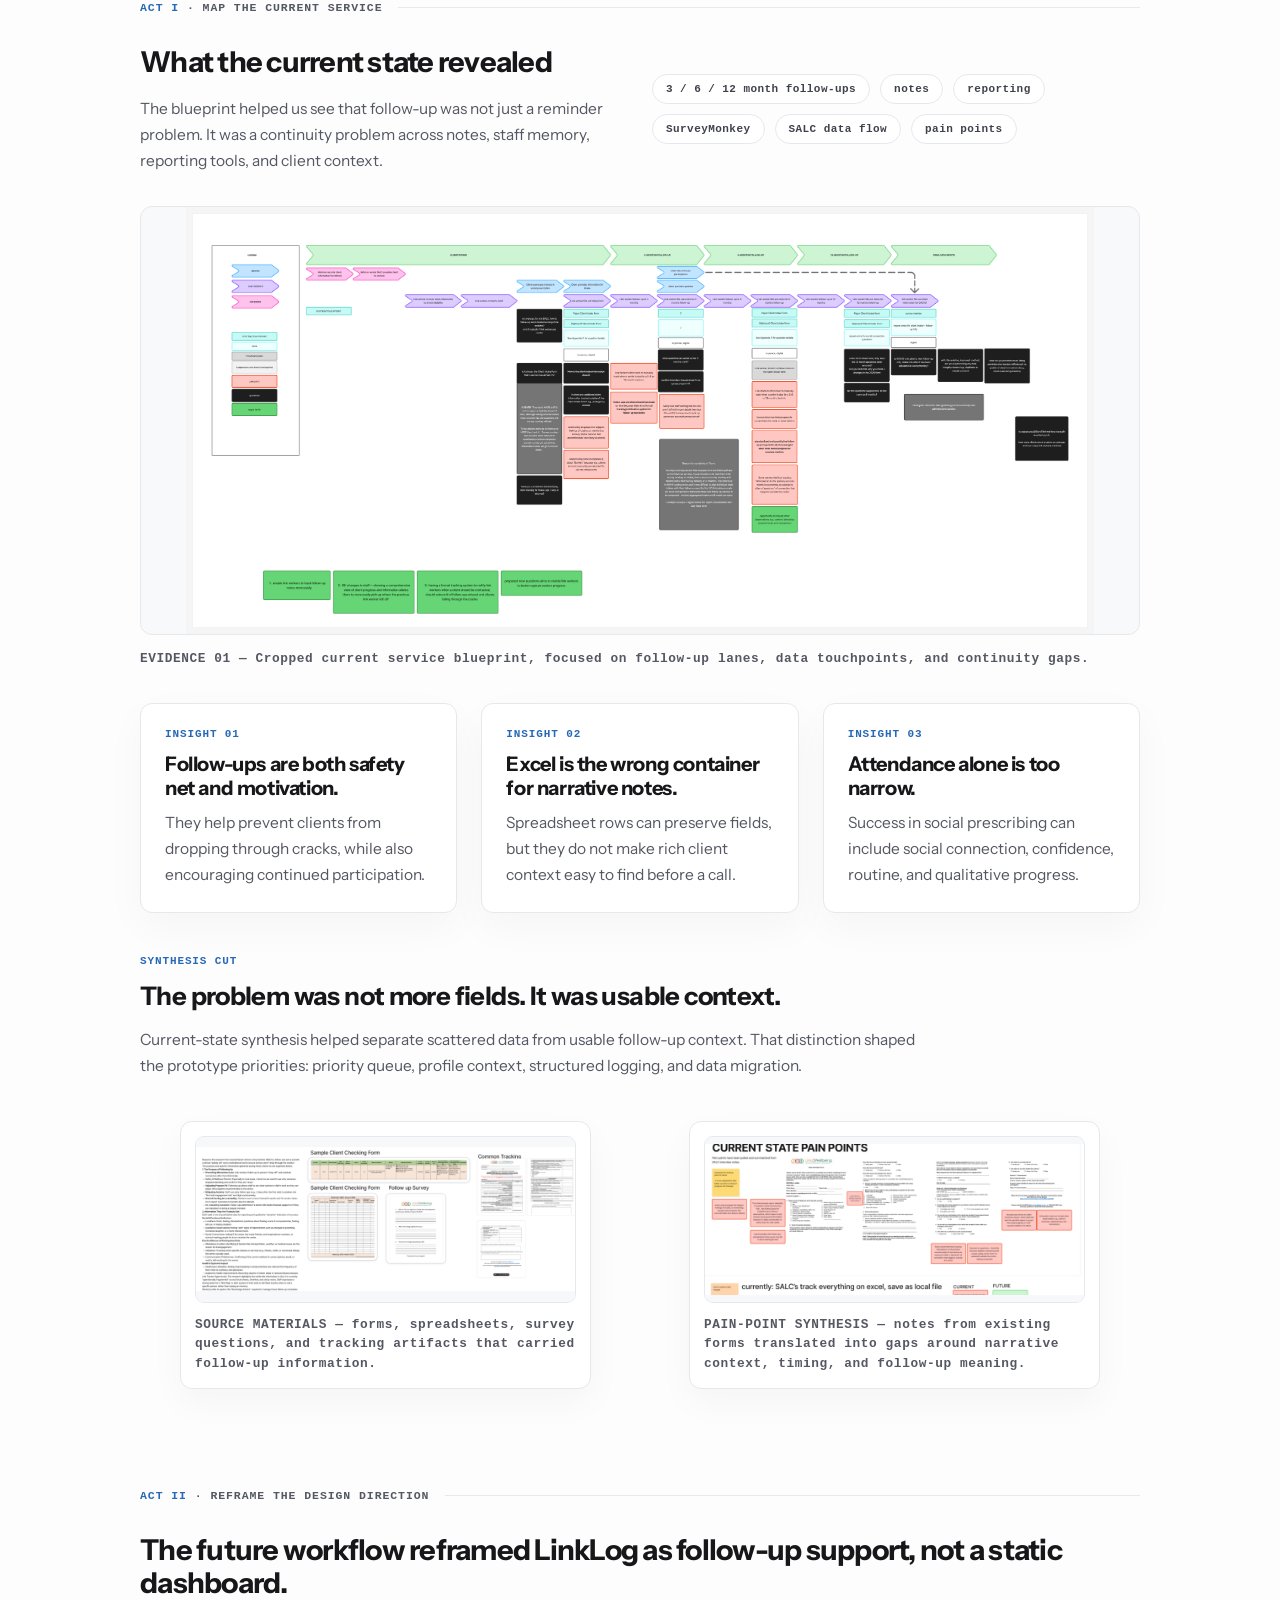
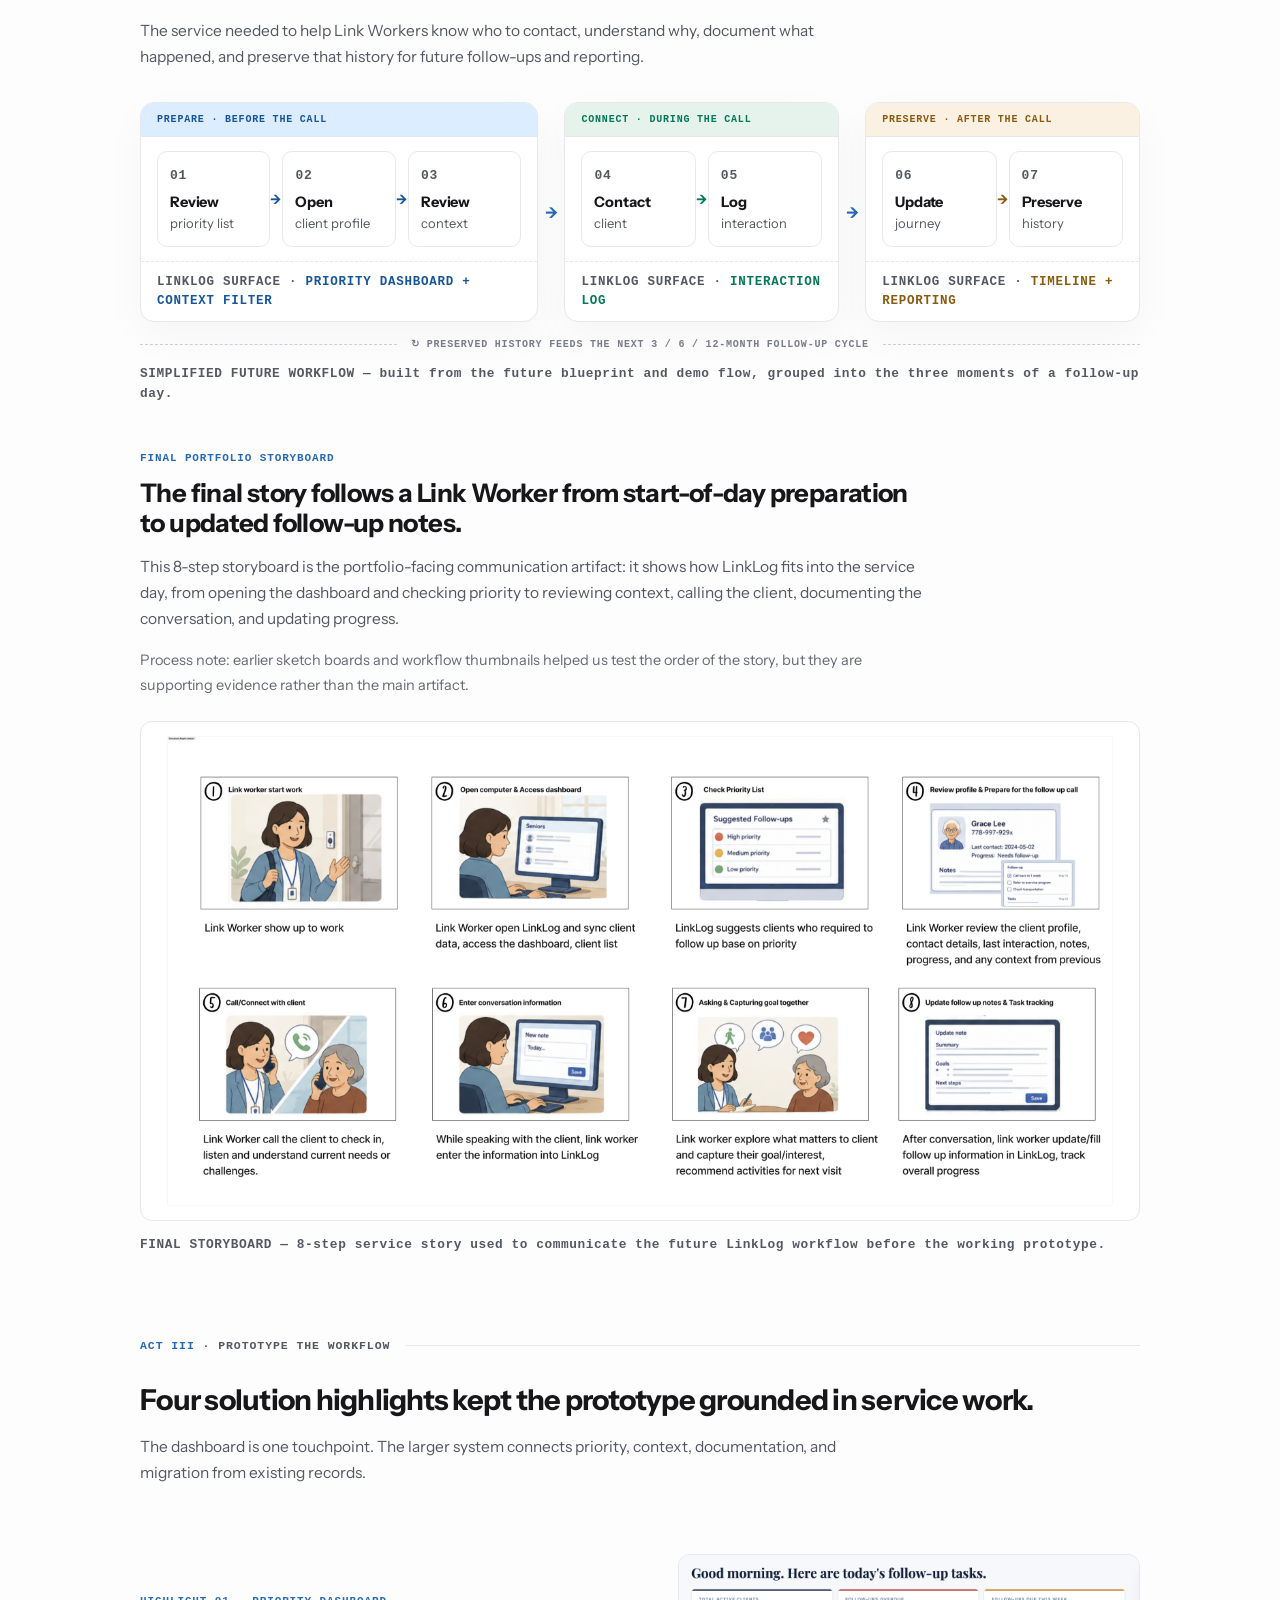
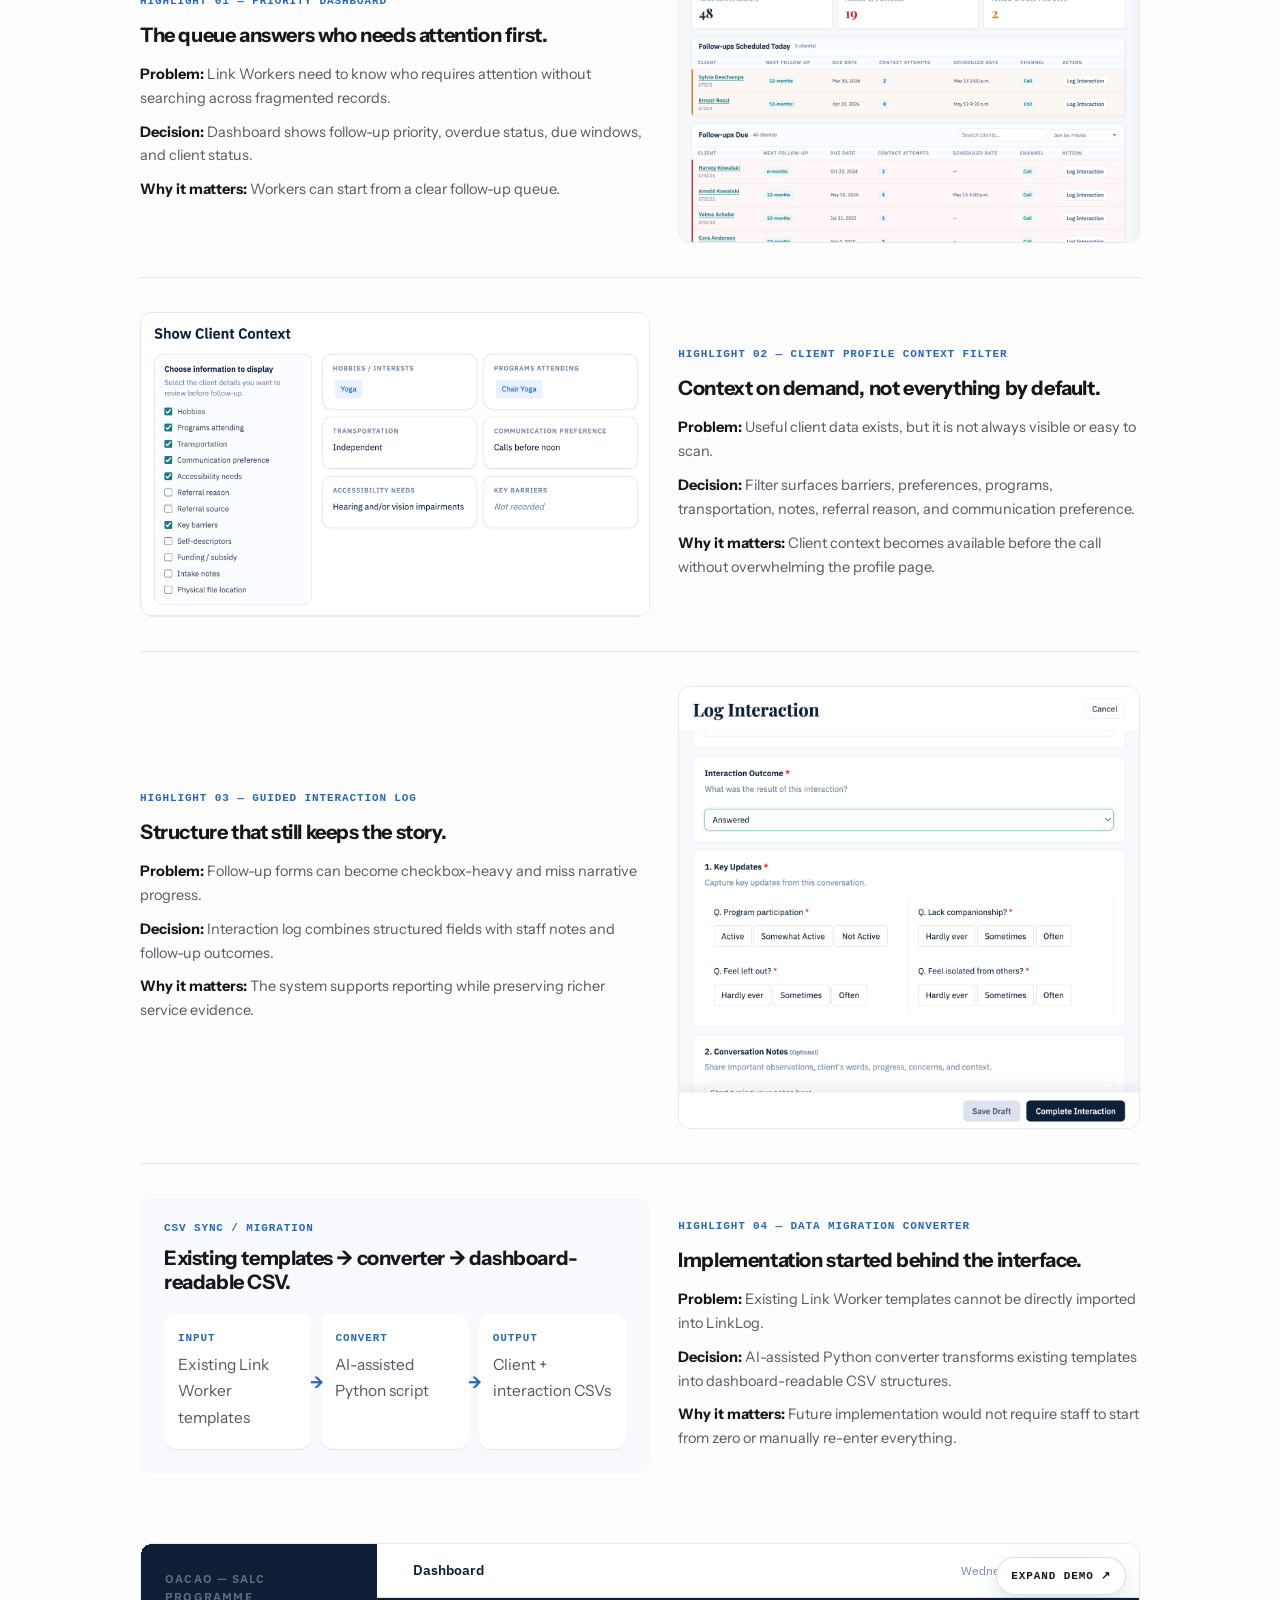
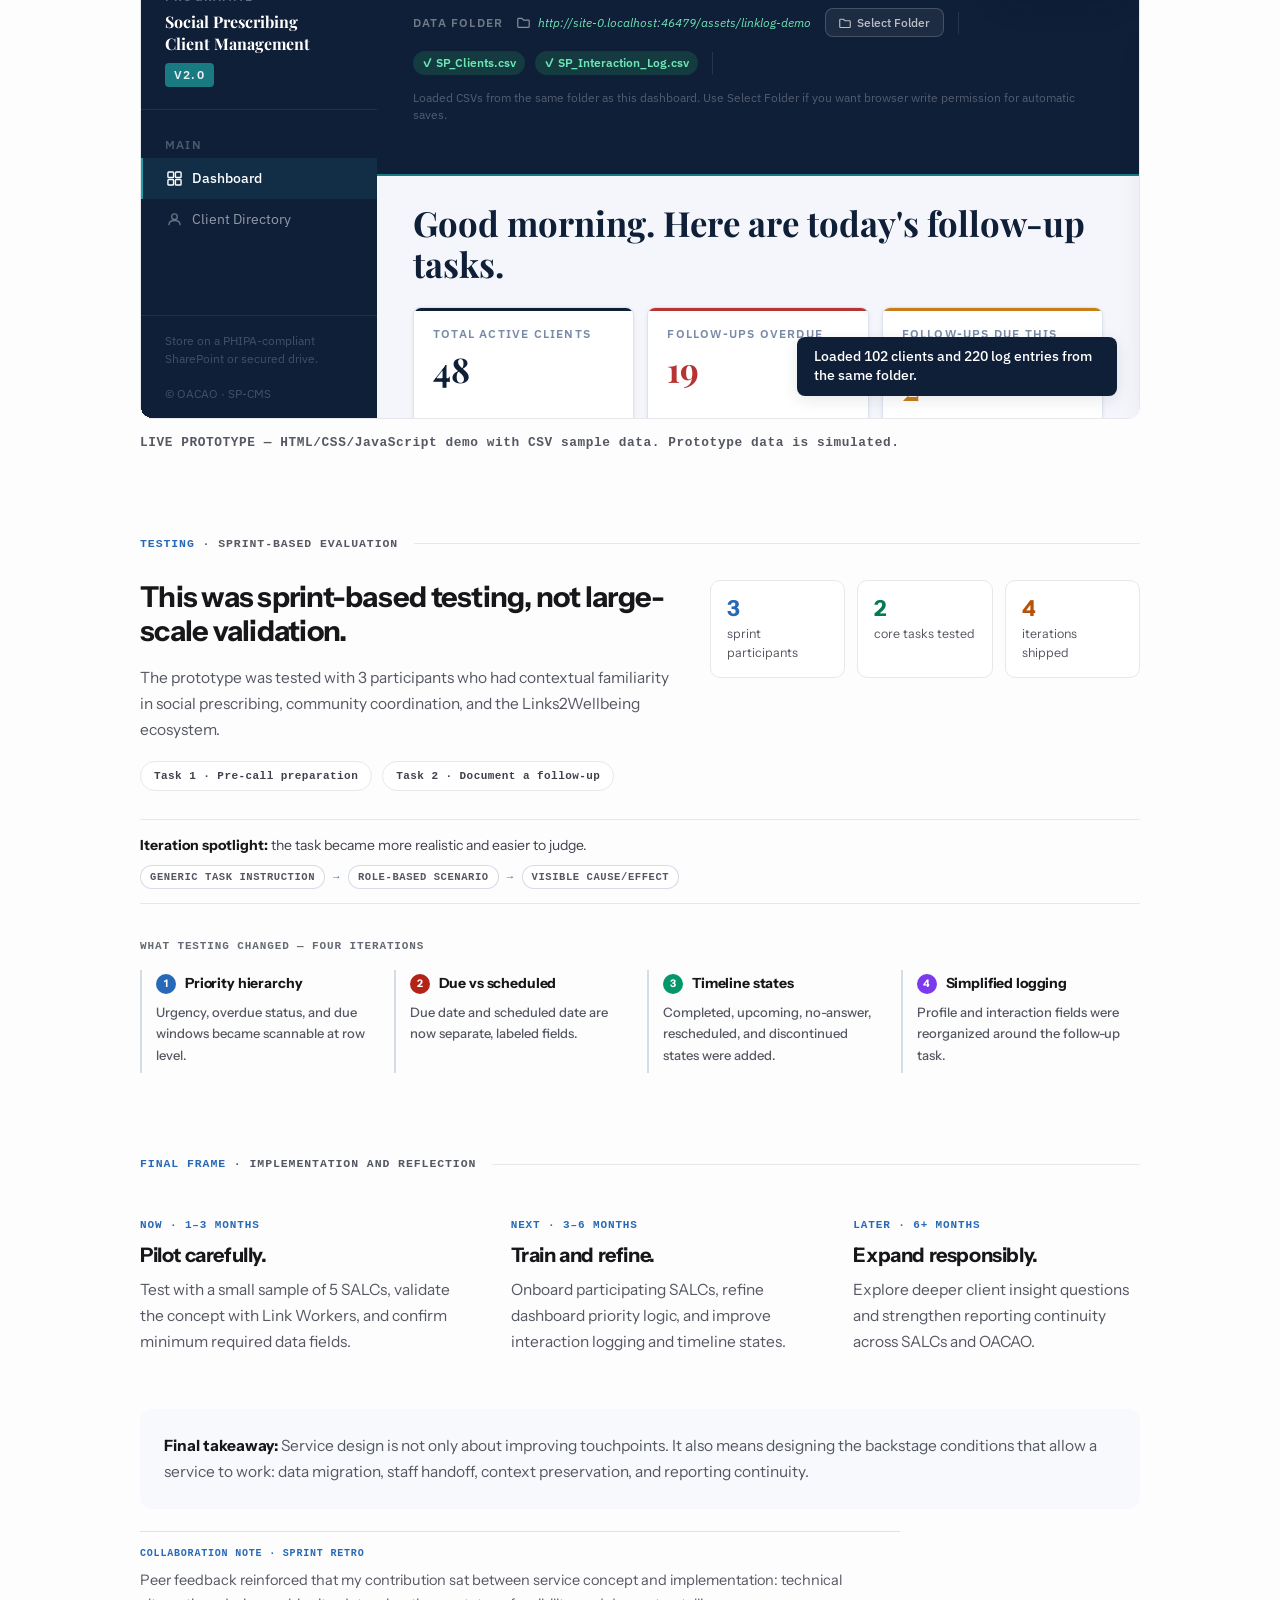
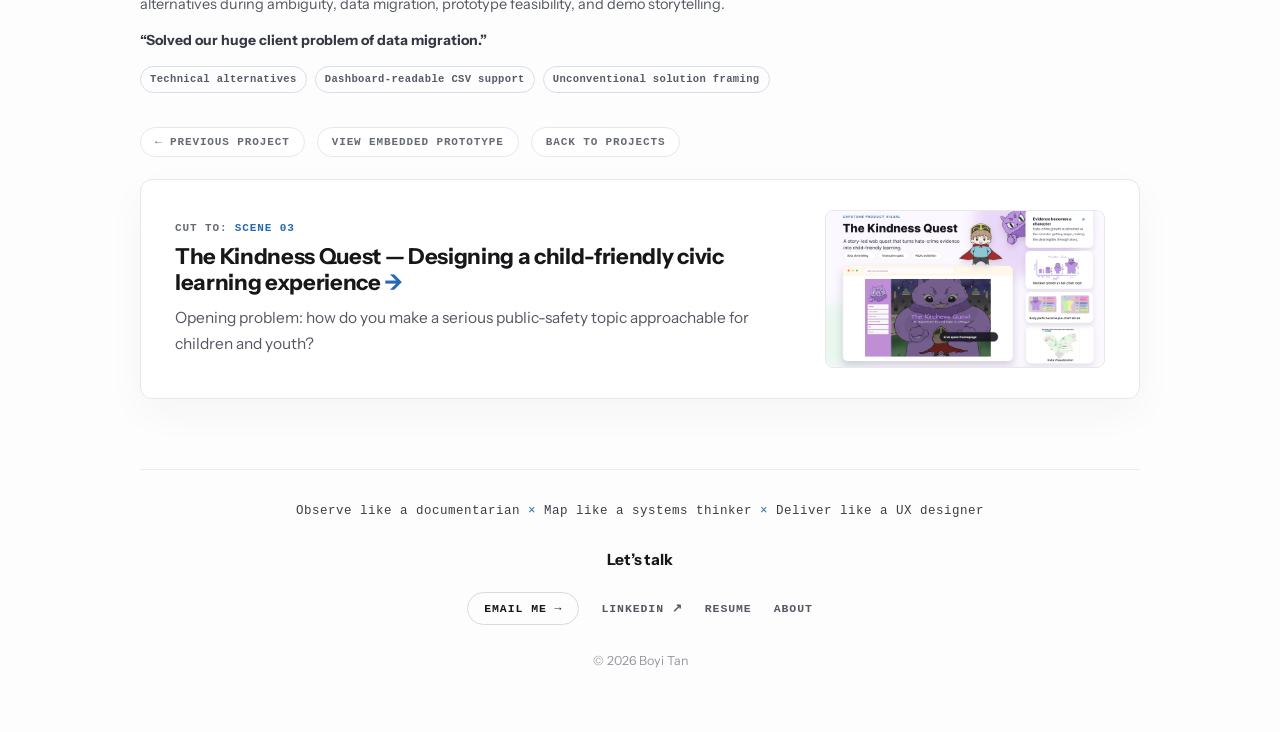
<file: LinkLog.html>
<!DOCTYPE html>
<html lang="en">
<head>
  <meta charset="utf-8">
  <meta name="viewport" content="width=device-width, initial-scale=1">
  <title>LinkLog Case Study — Boyi Tan</title>
  <link rel="icon" href="data:,">
  <link rel="stylesheet" href="./assets/portfolio-nav.css">
  <script defer src="./assets/portfolio-case-lightbox.js"></script>
  <link rel="preconnect" href="https://fonts.googleapis.com">
  <link rel="preconnect" href="https://fonts.gstatic.com" crossorigin>
  <link href="https://fonts.googleapis.com/css2?family=Instrument+Sans:wght@400;500;600;700;800&family=Newsreader:ital,opsz,wght@0,6..72,400..700;1,6..72,400..700&display=swap" rel="stylesheet">
  <style>
    :root {
      --bg: #fdfdfe;
      --ink: #17171a;
      --muted: #555862;
      --soft: #666a74;
      --line: #e7e8ec;
      --panel: #ffffff;
      --wash: #f5f7fb;
      --accent: oklch(0.52 0.14 255);
      --accent-soft: oklch(0.94 0.035 255);
      --accent-line: oklch(0.72 0.13 255);
      --max: 1080px;
      --nav-total: calc(var(--portfolio-nav-h) + var(--portfolio-chapter-h) + 2px);
    }

    * { box-sizing: border-box; }
    html { scroll-behavior: smooth; }
    body {
      margin: 0;
      background: var(--bg);
      color: var(--ink);
      font-family: "Instrument Sans", system-ui, -apple-system, BlinkMacSystemFont, sans-serif;
      -webkit-font-smoothing: antialiased;
      text-rendering: optimizeLegibility;
      overflow-x: hidden;
    }

    a { color: inherit; }
    img { max-width: 100%; display: block; }

    @keyframes fadeUp {
      from { opacity: 0; transform: translateY(14px); }
      to { opacity: 1; transform: translateY(0); }
    }

    @keyframes drawLine {
      from { background-size: 0% 3px; }
      to { background-size: 100% 3px; }
    }

    .portfolio-nav {
      position: fixed;
      top: 0;
      left: 0;
      right: 0;
      z-index: 80;
    }

    .portfolio-nav-bar {
      background: rgba(253, 253, 254, .96);
      border-bottom: 1px solid var(--line);
      backdrop-filter: blur(10px);
    }

    .portfolio-nav-chapters {
      background: rgba(253, 253, 254, .94);
      border-bottom: 1px solid var(--line);
      overflow-x: auto;
      backdrop-filter: blur(10px);
    }

    .nav-link {
      color: #626671;
      text-decoration: none;
      transition: color .2s ease;
    }

    .nav-link:hover { color: var(--ink); }

    .brand-link {
      color: var(--ink);
      font-weight: 800;
      font-size: 14.5px;
      text-decoration: none;
      letter-spacing: -.01em;
    }

    .back-link {
      color: #6f727b;
      text-decoration: none;
      font: 700 11px ui-monospace, Menlo, monospace;
      letter-spacing: .08em;
    }

    .mode-switch {
      display: grid;
      grid-template-columns: auto 18px auto;
      align-items: center;
      column-gap: 9px;
      font: 700 11.5px ui-monospace, Menlo, monospace;
      letter-spacing: .08em;
      color: #646873;
    }

    .mode-switch a { text-decoration: none; }

    .nav-separator {
      width: 1px;
      height: 18px;
      background: var(--line);
      display: inline-block;
    }

    .timecode {
      font: 700 11px ui-monospace, Menlo, monospace;
      letter-spacing: .08em;
      color: #7a7d86;
      white-space: nowrap;
    }

    .progress-shell {
      height: 2px;
      background: var(--line);
    }

    .progress-bar {
      height: 100%;
      width: calc(var(--progress, 0) * 100%);
      background: var(--accent);
    }

    .chapter-btn {
      all: unset;
      cursor: pointer;
      color: #747780;
      font: 700 10.5px ui-monospace, Menlo, monospace;
      letter-spacing: .07em;
      padding: 5px 12px;
      border-radius: 999px;
      white-space: nowrap;
      transition: color .2s ease, background .2s ease;
    }

    .chapter-btn:hover,
    .chapter-btn.is-active {
      color: #fff !important;
      background: var(--accent);
    }

    main {
      padding-top: var(--nav-total);
    }

    .section {
      max-width: var(--max);
      margin: 0 auto;
      padding: 84px 40px 0;
    }

    .hero {
      padding-top: 68px;
    }

    .eyebrow,
    .mono {
      font: 700 11px ui-monospace, Menlo, monospace;
      letter-spacing: .08em;
      color: var(--soft);
      text-transform: uppercase;
    }

    .eyebrow span,
    .blue { color: var(--accent); }

    h1,
    h2,
    h3,
    p {
      margin: 0;
    }

    h1 {
      max-width: 780px;
      font-size: clamp(36px, 4vw, 41px);
      line-height: 1.16;
      letter-spacing: -.025em;
      font-weight: 700;
      overflow-wrap: break-word;
    }

    h2 {
      font-size: clamp(24px, 2.25vw, 32px);
      line-height: 1.16;
      letter-spacing: -.026em;
      font-weight: 800;
    }

    h3 {
      font-size: 20px;
      line-height: 1.2;
      letter-spacing: -.02em;
      font-weight: 800;
    }

    .lede {
      width: min(720px, 100%);
      font-family: "Newsreader", serif;
      font-style: italic;
      font-size: 20px;
      line-height: 1.5;
      color: #3d3d44;
      font-weight: 400;
      overflow-wrap: anywhere;
    }

    .body {
      color: var(--muted);
      font-size: 15.5px;
      line-height: 1.72;
      overflow-wrap: break-word;
    }

    .caption {
      color: #666a74;
      font: 700 11.5px ui-monospace, Menlo, monospace;
      letter-spacing: .045em;
      line-height: 1.55;
    }

    .rule {
      display: flex;
      align-items: center;
      gap: 16px;
      margin-bottom: 30px;
    }

    .rule::after {
      content: "";
      height: 1px;
      flex: 1;
      background: var(--line);
    }

    .grid {
      display: grid;
      gap: 24px;
    }

    .grid-2 { grid-template-columns: repeat(2, minmax(0, 1fr)); }
    .grid-3 { grid-template-columns: repeat(3, minmax(0, 1fr)); }
    .grid-4 { grid-template-columns: repeat(4, minmax(0, 1fr)); }

    .card {
      background: var(--panel);
      border: 1px solid var(--line);
      border-radius: 12px;
      padding: 24px;
      box-shadow: 0 14px 40px rgba(21, 27, 41, .035);
    }

    .soft-card {
      background: var(--wash);
      border: 1px solid var(--line);
      border-radius: 12px;
      padding: 24px;
    }

    .meta-grid {
      display: grid;
      grid-template-columns: repeat(4, minmax(0, 1fr));
      gap: 24px;
      padding: 20px 0;
      border-top: 1px solid var(--line);
      border-bottom: 1px solid var(--line);
    }

    .meta-grid .label {
      font: 700 10.5px ui-monospace, Menlo, monospace;
      color: #777b85;
      letter-spacing: .09em;
      text-transform: uppercase;
      margin-bottom: 7px;
    }

    .meta-grid .value {
      font-size: 14px;
      line-height: 1.45;
      font-weight: 600;
    }

    .meta-grid .desc {
      font-size: 12.5px;
      line-height: 1.55;
      color: #6b6b73;
      margin-top: 4px;
      font-weight: 400;
    }

    .media {
      position: relative;
      overflow: hidden;
      border-radius: 12px;
      border: 1px solid var(--line);
      background: #fff;
    }

    .media img {
      width: 100%;
      height: 100%;
      object-fit: cover;
    }

    .media.contain {
      background: #f8f9fb;
    }

    .media.contain img {
      object-fit: contain;
    }

    .solution-shot {
      background: #f8f9fb;
    }

    .context-filter-shot {
      aspect-ratio: 1674 / 1000;
    }

    .interaction-log-shot {
      aspect-ratio: 1348 / 1296;
    }

    .synthesis-cut {
      margin-top: 42px;
    }

    .synthesis-intro {
      max-width: 780px;
    }

    .synthesis-intro h3 {
      font-size: clamp(22px, 2vw, 28px);
      line-height: 1.18;
      letter-spacing: -.024em;
      margin-top: 14px;
    }

    .evidence-strip {
      display: grid;
      grid-template-columns: repeat(2, minmax(0, 1fr));
      gap: 18px;
      margin-top: 26px;
    }

    .evidence-card {
      display: grid;
      gap: 12px;
      background: var(--panel);
      border: 1px solid var(--line);
      border-radius: 12px;
      padding: 14px;
      box-shadow: 0 14px 36px rgba(21, 27, 41, .035);
    }

    .evidence-card .media {
      aspect-ratio: 16 / 7;
      border-radius: 9px;
    }

    .evidence-card .media img {
      object-fit: contain;
      background: #f7f8fa;
    }

    .hero-media {
      aspect-ratio: 1600 / 950;
      margin-top: 34px;
      border-color: #dce3ee;
      box-shadow: 0 24px 64px rgba(31, 48, 74, .10);
      animation: fadeUp .7s .28s ease both;
    }

    .hero-media img {
      object-position: center;
    }

    .video-feature {
      display: grid;
      grid-template-columns: minmax(0, .82fr) minmax(0, 1.18fr);
      gap: 28px;
      align-items: center;
      margin-top: 34px;
      padding: 24px;
      border: 1px solid var(--line);
      border-radius: 12px;
      background: #fff;
      box-shadow: 0 14px 40px rgba(21, 27, 41, .035);
      animation: fadeUp .7s .38s ease both;
    }

    .video-copy {
      display: grid;
      gap: 12px;
    }

    .video-copy h3 {
      font-size: clamp(22px, 2.5vw, 32px);
      line-height: 1.08;
      letter-spacing: -.035em;
    }

    .video-frame {
      position: relative;
      aspect-ratio: 16 / 9;
      border-radius: 10px;
      border: 1px solid var(--line);
      overflow: hidden;
      background: #111;
    }

    .video-frame iframe {
      position: absolute;
      inset: 0;
      width: 100%;
      height: 100%;
      border: 0;
      display: block;
    }

    .linklog-demo-shell {
      position: relative;
      margin-top: 36px;
    }

    .linklog-demo-frame {
      aspect-ratio: 21 / 10;
    }

    .linklog-demo-frame iframe {
      border: 0;
      width: 100%;
      height: 100%;
      display: block;
      background: #fff;
    }

    .linklog-demo-expand {
      position: absolute;
      top: 14px;
      right: 14px;
      z-index: 2;
      display: inline-flex;
      align-items: center;
      justify-content: center;
      min-height: 38px;
      padding: 9px 14px;
      border: 1px solid rgba(15, 22, 38, .14);
      border-radius: 999px;
      background: rgba(255, 255, 255, .92);
      color: var(--ink);
      font: 750 11px ui-monospace, Menlo, monospace;
      letter-spacing: .08em;
      box-shadow: 0 12px 28px rgba(15, 22, 38, .12);
      backdrop-filter: blur(10px);
      cursor: pointer;
      transition: transform .22s ease, color .22s ease, border-color .22s ease, box-shadow .22s ease;
    }

    .linklog-demo-expand:hover {
      color: var(--accent);
      border-color: rgba(37, 107, 194, .32);
      box-shadow: 0 16px 34px rgba(37, 107, 194, .18);
      transform: translateY(-1px);
    }

    body.linklog-demo-modal-open {
      overflow: hidden;
    }

    .linklog-demo-modal[hidden] {
      display: none;
    }

    .linklog-demo-modal {
      position: fixed;
      inset: 0;
      z-index: 80;
      display: flex;
      align-items: center;
      justify-content: center;
      padding: 22px;
      background: rgba(15, 22, 38, .68);
      backdrop-filter: blur(12px);
    }

    .linklog-demo-modal-panel {
      display: flex;
      flex-direction: column;
      width: min(1440px, 96vw);
      height: min(900px, 92vh);
      overflow: hidden;
      border: 1px solid rgba(255, 255, 255, .24);
      border-radius: 14px;
      background: #f7f8fa;
      box-shadow: 0 30px 90px rgba(15, 22, 38, .38);
    }

    .linklog-demo-modal-bar {
      display: flex;
      align-items: center;
      justify-content: space-between;
      gap: 18px;
      padding: 16px 18px;
      border-bottom: 1px solid var(--line);
      background: #fff;
    }

    .linklog-demo-modal-title {
      margin-top: 4px;
      color: var(--ink);
      font-size: 18px;
      font-weight: 760;
      letter-spacing: -.02em;
    }

    .linklog-demo-modal-close {
      display: inline-flex;
      align-items: center;
      justify-content: center;
      min-height: 38px;
      padding: 9px 14px;
      border: 1px solid var(--line);
      border-radius: 999px;
      background: #fff;
      color: var(--ink);
      font: 750 11px ui-monospace, Menlo, monospace;
      letter-spacing: .08em;
      cursor: pointer;
    }

    .linklog-demo-modal-frame {
      flex: 1;
      min-height: 0;
      background: #fff;
    }

    .linklog-demo-modal-frame iframe {
      width: 100%;
      height: 100%;
      border: 0;
      display: block;
      background: #fff;
    }

    .media img { transition: transform .45s ease, filter .45s ease; }
    .media:hover img { transform: scale(1.025); filter: contrast(1.03) saturate(1.05); }

    /* viewfinder hover: corner focus brackets + faint lens vignette, content stays visible */
    .film-strip {
      position: absolute;
      inset: 0;
      pointer-events: none;
      opacity: 0;
      transition: opacity .3s ease;
      background:
        radial-gradient(140% 140% at 50% 50%, transparent 64%, rgba(15, 22, 38, .14) 100%),
        linear-gradient(var(--accent), var(--accent)) left 12px top 12px / 20px 2px,
        linear-gradient(var(--accent), var(--accent)) left 12px top 12px / 2px 20px,
        linear-gradient(var(--accent), var(--accent)) right 12px top 12px / 20px 2px,
        linear-gradient(var(--accent), var(--accent)) right 12px top 12px / 2px 20px,
        linear-gradient(var(--accent), var(--accent)) left 12px bottom 12px / 20px 2px,
        linear-gradient(var(--accent), var(--accent)) left 12px bottom 12px / 2px 20px,
        linear-gradient(var(--accent), var(--accent)) right 12px bottom 12px / 20px 2px,
        linear-gradient(var(--accent), var(--accent)) right 12px bottom 12px / 2px 20px;
      background-repeat: no-repeat;
    }

    .media:hover .film-strip { opacity: 1; }

    .film-strip::after {
      content: "TC " attr(data-tc);
      position: absolute;
      right: 20px;
      bottom: 18px;
      background: rgba(15, 22, 38, .88);
      color: #fff;
      font: 700 10px ui-monospace, Menlo, monospace;
      letter-spacing: .09em;
      padding: 5px 10px;
      border-radius: 999px;
      box-shadow: 0 6px 18px rgba(15, 22, 38, .3);
      transform: translateY(5px);
      transition: transform .3s ease;
    }

    .media:hover .film-strip::after { transform: none; }

    .highlight {
      background-image: linear-gradient(var(--accent-line), var(--accent-line));
      background-repeat: no-repeat;
      background-position: 0 92%;
      background-size: 100% 3px;
      animation: drawLine .9s .45s ease both;
    }

    .quote {
      font-family: "Newsreader", serif;
      font-style: italic;
      font-size: clamp(21px, 2.5vw, 32px);
      line-height: 1.45;
      color: #353944;
    }

    .workflow {
      display: grid;
      grid-template-columns: repeat(7, minmax(0, 1fr));
      gap: 10px;
      align-items: stretch;
    }

    .workflow-step {
      position: relative;
      min-height: 118px;
      padding: 18px 14px;
      border: 1px solid var(--line);
      border-radius: 12px;
      background: #fff;
    }

    .workflow-step:not(:last-child)::after {
      content: "→";
      position: absolute;
      right: -13px;
      top: 50%;
      transform: translateY(-50%);
      color: var(--accent);
      font-weight: 800;
      z-index: 2;
    }

    .pill-row {
      display: flex;
      flex-wrap: wrap;
      gap: 10px;
    }

    .pill {
      border: 1px solid var(--line);
      border-radius: 999px;
      padding: 8px 13px;
      color: #3f424b;
      background: #fff;
      font: 700 11px ui-monospace, Menlo, monospace;
      letter-spacing: .04em;
    }

    .solution-card {
      display: grid;
      grid-template-columns: 1.05fr .95fr;
      gap: 28px;
      align-items: center;
      padding: 28px;
    }

    .solution-copy {
      display: grid;
      gap: 16px;
    }

    .problem-decision {
      display: grid;
      gap: 10px;
    }

    .problem-decision div {
      border-left: 2px solid var(--line);
      padding-left: 14px;
      font-size: 14.5px;
      line-height: 1.65;
      color: var(--muted);
    }

    .problem-decision b {
      color: var(--ink);
    }

    #problem .grid-3 .card {
      border: 0;
      box-shadow: none;
      background: rgba(36, 102, 190, .055);
    }

    #problem .grid-3 .card:nth-child(2) {
      background: rgba(0, 128, 96, .052);
    }

    #problem .grid-3 .card:nth-child(3) {
      background: rgba(114, 92, 190, .052);
    }

    #problem .soft-card {
      border: 0;
      background: rgba(247, 249, 253, .86);
      box-shadow: none;
    }

    #prototype > .grid {
      gap: 0;
    }

    #prototype > .grid > .solution-card.card {
      border: 0;
      border-radius: 0;
      background: transparent;
      box-shadow: none;
      padding: 34px 0;
    }

    #prototype > .grid > .solution-card.card + .solution-card.card {
      border-top: 1px solid rgba(218, 222, 230, .74);
    }

    #prototype .solution-card > .soft-card {
      border: 0;
      background: rgba(247, 249, 253, .86);
      box-shadow: none;
    }

    #prototype .solution-card .workflow-step {
      border: 0;
      background: #fff;
      box-shadow: 0 1px 0 rgba(218, 222, 230, .7);
    }

    #prototype .problem-decision div {
      border-left: 0;
      padding-left: 0;
    }

    .storyboard-panel {
      display: grid;
      gap: 24px;
      margin-top: 48px;
    }

    .storyboard-copy {
      max-width: 790px;
    }

    .storyboard-copy h3 {
      font-size: clamp(22px, 2vw, 28px);
      line-height: 1.18;
      letter-spacing: -.024em;
      margin-top: 14px;
    }

    .storyboard-main {
      margin: 0;
    }

    .storyboard-main .media {
      aspect-ratio: 2 / 1;
      background: #fff;
      padding: 10px;
    }

    .process-note {
      max-width: 760px;
      color: #666a74;
      font-size: 14.5px;
      line-height: 1.68;
      margin-top: 16px;
    }

    .timeline {
      display: grid;
      grid-template-columns: repeat(3, minmax(0, 1fr));
      gap: 20px;
    }

    .timeline .card {
      border-top: 3px solid var(--accent-line);
    }

    .final-actions {
      display: flex;
      flex-wrap: wrap;
      gap: 12px;
      margin-top: 34px;
      font: 700 11px ui-monospace, Menlo, monospace;
      letter-spacing: .08em;
      color: #666a74;
    }

    .final-action {
      color: inherit;
      text-decoration: none;
      border: 1px solid var(--line);
      border-radius: 999px;
      padding: 8px 14px;
      background: #fff;
      transition: color .2s ease, border-color .2s ease, transform .2s ease;
    }

    .final-action:hover {
      color: var(--accent);
      border-color: var(--accent-line);
      transform: translateY(-1px);
    }

    .next-scene-card {
      display: grid;
      grid-template-columns: minmax(0, 1fr) 280px;
      gap: 36px;
      align-items: center;
      margin-top: 22px;
      border: 1px solid var(--line);
      border-radius: 12px;
      padding: 30px 34px;
      color: inherit;
      text-decoration: none;
      background: #fff;
      box-shadow: 0 14px 40px rgba(21, 27, 41, .035);
      transition: border-color .25s ease, box-shadow .25s ease, transform .25s ease;
    }

    .next-scene-card:hover {
      border-color: #d8d8dd;
      box-shadow: 0 16px 40px rgba(23, 23, 26, .07);
      transform: translateY(-2px);
    }

    .next-scene-media {
      position: relative;
      aspect-ratio: 16 / 9;
      border-radius: 8px;
      border: 1px solid var(--line);
      overflow: hidden;
      background: #fff;
    }

    .next-scene-media img {
      position: absolute;
      inset: 0;
      width: 100%;
      height: 100%;
      object-fit: cover;
      display: block;
    }

    .footer {
      max-width: var(--max);
      margin: 0 auto;
      padding: 70px 40px 40px;
    }

    .footer-inner {
      border-top: 1px solid var(--line);
      padding-top: 18px;
      display: flex;
      justify-content: space-between;
      gap: 18px;
      color: #666a74;
      font-size: 13px;
      line-height: 1.6;
    }

    .case-cursor {
      position: fixed;
      left: 0;
      top: 0;
      z-index: 900;
      pointer-events: none;
      padding: 7px 12px;
      border-radius: 999px;
      background: #17171a;
      color: #fff;
      font: 700 11px ui-monospace, Menlo, monospace;
      white-space: nowrap;
      opacity: 0;
      transition: opacity .15s ease;
      box-shadow: 0 10px 28px rgba(0, 0, 0, .25);
      max-width: min(330px, calc(100vw - 24px));
      overflow: hidden;
      text-overflow: ellipsis;
    }

    /* ── viz: service chain (cast) ── */
    .svc-chain { display: grid; grid-template-columns: 1fr 30px 1fr 30px 1fr 30px 1fr; align-items: stretch; margin-top: 30px; }
    .svc-node { position: relative; border: 1px solid var(--line); border-radius: 12px; background: #fff; padding: 20px 20px 18px; box-shadow: 0 14px 40px rgba(21, 27, 41, .035); }
    .svc-node .who { font-size: 16px; font-weight: 800; letter-spacing: -.01em; margin-top: 10px; }
    .svc-node .what { color: var(--muted); font-size: 13px; line-height: 1.6; margin-top: 6px; }
    .svc-node.is-hero { border-color: var(--accent-line); box-shadow: 0 0 0 3px var(--accent-soft), 0 14px 40px rgba(21, 27, 41, .05); }
    .svc-badge { display: inline-flex; margin-top: 12px; font: 700 9.5px ui-monospace, Menlo, monospace; letter-spacing: .07em; color: var(--accent); background: var(--accent-soft); border-radius: 999px; padding: 4px 9px; }
    .svc-arrow { display: grid; place-items: center; color: var(--accent); font-weight: 800; font-size: 15px; }
    .svc-return { display: flex; align-items: center; gap: 14px; margin-top: 18px; font: 700 10px ui-monospace, Menlo, monospace; letter-spacing: .08em; color: #7a7d86; white-space: nowrap; }
    .svc-return .ln { flex: 1; border-top: 1.5px dashed #c9cedd; }

    /* ── viz: contribution bridge ── */
    .bridge { display: grid; grid-template-columns: .72fr 34px 1.7fr 34px .72fr; align-items: center; margin-top: 34px; }
    .bridge-end { background: var(--wash); border: 1px solid var(--line); border-radius: 12px; padding: 22px 20px; }
    .bridge-end .t { font-size: 15.5px; font-weight: 800; letter-spacing: -.01em; margin-top: 10px; line-height: 1.3; }
    .bridge-end .s { color: var(--muted); font-size: 12.5px; line-height: 1.55; margin-top: 6px; }
    .bridge-arrow { display: grid; place-items: center; color: var(--accent); font-weight: 800; font-size: 15px; }
    .bridge-mid { display: grid; grid-template-columns: repeat(2, minmax(0, 1fr)); gap: 12px; }
    .bridge-item { border: 1px solid var(--line); border-radius: 12px; background: #fff; padding: 16px 18px; box-shadow: 0 14px 40px rgba(21, 27, 41, .03); }
    .bridge-item h3 { font-size: 15.5px; }
    .bridge-item p { margin-top: 6px; font-size: 12.5px; line-height: 1.55; color: var(--muted); }
    .linklog-collab-note {
      max-width: 780px;
      margin-top: 22px;
      padding: 18px 20px;
      border: 1px solid var(--line);
      border-left: 3px solid var(--accent);
      border-radius: 10px;
      background: rgba(247, 249, 253, .76);
    }

    .linklog-collab-note .collab-label {
      font: 700 10px ui-monospace, Menlo, monospace;
      letter-spacing: .08em;
      color: var(--accent);
      text-transform: uppercase;
    }

    .linklog-collab-note .collab-copy {
      margin-top: 9px;
      color: var(--muted);
      font-size: 14.5px;
      line-height: 1.65;
    }

    .linklog-collab-note .collab-proof {
      margin-top: 12px;
      color: #343842;
      font-size: 14px;
      line-height: 1.55;
      font-weight: 700;
    }

    .linklog-collab-note .collab-points {
      display: flex;
      flex-wrap: wrap;
      gap: 8px;
      margin: 14px 0 0;
      padding: 0;
      list-style: none;
    }

    .linklog-collab-note .collab-points li {
      padding: 6px 9px;
      border-radius: 999px;
      background: #fff;
      border: 1px solid rgba(210, 216, 226, .86);
      color: #555b66;
      font: 700 10.5px/1.25 ui-monospace, Menlo, monospace;
      letter-spacing: .035em;
    }

    /* ── viz: phased future workflow (act ii) ── */
    .wf2 { display: grid; grid-template-columns: 2.9fr 26px 2fr 26px 2fr; align-items: stretch; margin-top: 32px; }
    .wf2-phase { --phc: var(--accent); border: 1px solid var(--line); border-radius: 14px; background: #fff; overflow: hidden; display: flex; flex-direction: column; box-shadow: 0 14px 40px rgba(21, 27, 41, .035); }
    .wf2-head { font: 700 10px ui-monospace, Menlo, monospace; letter-spacing: .08em; padding: 11px 16px; border-bottom: 1px solid var(--line); }
    .wf2-steps { display: grid; grid-template-columns: repeat(3, minmax(0, 1fr)); gap: 12px; padding: 14px 16px; flex: 1; }
    .wf2-steps.two { grid-template-columns: repeat(2, minmax(0, 1fr)); }
    .wf2-step { position: relative; border: 1px solid var(--line); border-radius: 10px; padding: 12px; background: #fff; }
    .wf2-step:not(:last-child)::after { content: "→"; position: absolute; right: -12px; top: 50%; transform: translateY(-50%); color: var(--phc); font-weight: 800; font-size: 13px; z-index: 2; }
    .wf2-step .n { font: 700 10px ui-monospace, Menlo, monospace; letter-spacing: .06em; color: var(--phc); }
    .wf2-step b { display: block; font-size: 14.5px; letter-spacing: -.01em; margin-top: 7px; }
    .wf2-step span { display: block; font-size: 12px; line-height: 1.45; color: var(--muted); margin-top: 2px; }
    .wf2-surface { font: 700 9.5px ui-monospace, Menlo, monospace; letter-spacing: .06em; color: var(--soft); padding: 11px 16px; border-top: 1px dashed var(--line); }
    .wf2-surface .blue { color: var(--phc); }
    .wf2-join { display: grid; place-items: center; color: var(--accent); font-weight: 800; font-size: 15px; }
    .wf2-return { display: flex; align-items: center; gap: 14px; margin-top: 16px; font: 700 10px ui-monospace, Menlo, monospace; letter-spacing: .08em; color: #7a7d86; white-space: nowrap; }
    .wf2-return .ln { flex: 1; border-top: 1.5px dashed #c9cedd; }

    /* ── viz: testing evidence board ── */
    .tst-head { display: grid; grid-template-columns: 1.25fr 1fr; gap: 32px; align-items: start; }
    .tst-stats { display: grid; grid-template-columns: repeat(3, minmax(0, 1fr)); gap: 12px; }
    .tst-stat { border: 1px solid var(--line); border-radius: 10px; padding: 14px 16px; background: #fff; }
    .tst-stat .n { font-size: 22px; font-weight: 800; letter-spacing: -.02em; }
    .tst-stat .l { font-size: 11.5px; line-height: 1.4; color: var(--muted); margin-top: 3px; }
    .tst-evidence-strip {
      margin-top: 28px;
      border-top: 1px solid var(--line);
      border-bottom: 1px solid var(--line);
      padding: 14px 0;
      color: #3f424b;
      font-size: 14px;
      line-height: 1.6;
    }
    .tst-evidence-strip b {
      color: var(--ink);
    }
    .tst-evidence-flow {
      display: flex;
      flex-wrap: wrap;
      gap: 8px;
      align-items: center;
      margin-top: 8px;
      font: 700 10.5px ui-monospace, Menlo, monospace;
      letter-spacing: .055em;
      color: #555862;
      text-transform: uppercase;
    }
    .tst-evidence-flow span:not(.arr) {
      border: 1px solid rgba(210, 216, 226, .9);
      border-radius: 999px;
      padding: 5px 9px;
      background: #fff;
    }
    .tst-evidence-flow .arr {
      color: var(--accent);
    }
    .tst-proof { display: grid; grid-template-columns: 1fr 52px 1fr; gap: 18px; align-items: start; margin-top: 22px; }
    .tst-proof-arrow { display: grid; place-items: center; padding-top: 118px; }
    .tst-proof-arrow span { width: 38px; height: 38px; border-radius: 50%; background: var(--ink); color: #fff; display: grid; place-items: center; font-size: 15px; }
    .mockcard { border: 1px solid var(--line); border-radius: 12px; background: #fff; padding: 16px; box-shadow: 0 14px 36px rgba(21, 27, 41, .05); }
    .mock-topbar { display: flex; justify-content: space-between; align-items: center; padding: 2px 8px 10px; border-bottom: 1px solid var(--line); margin-bottom: 8px; font: 700 9.5px ui-monospace, Menlo, monospace; letter-spacing: .08em; color: #7a7d86; }
    .mockrow { display: flex; align-items: center; gap: 10px; padding: 10px 8px; border-radius: 9px; }
    .mock-ava { width: 30px; height: 30px; border-radius: 50%; background: #eef0f4; color: #5a5e68; display: grid; place-items: center; font: 700 10px ui-monospace, Menlo, monospace; flex: none; }
    .mock-name { font-size: 12.5px; font-weight: 700; }
    .mock-sub { font-size: 10.5px; color: #7a7d86; margin-top: 1px; }
    .mock-chip { margin-left: auto; font: 700 9px ui-monospace, Menlo, monospace; letter-spacing: .05em; border-radius: 999px; padding: 4px 8px; white-space: nowrap; }
    .state-chips { display: flex; flex-wrap: wrap; gap: 6px; align-items: center; padding: 12px 8px 4px; border-top: 1px dashed var(--line); margin-top: 8px; }
    .state-chips b { font: 700 9px ui-monospace, Menlo, monospace; letter-spacing: .05em; border-radius: 999px; padding: 4px 8px; }
    .proof-caption { font-size: 13px; line-height: 1.6; color: var(--soft); margin-top: 12px; }
    .tst-iter { display: grid; grid-template-columns: repeat(4, minmax(0, 1fr)); gap: 14px; margin-top: 18px; }
    .tst-card { border-left: 2px solid rgba(210, 216, 226, .9); background: transparent; padding: 4px 14px 6px; }
    .tst-card .head { display: flex; align-items: center; gap: 9px; }
    .tst-card .dot { width: 20px; height: 20px; border-radius: 50%; color: #fff; display: grid; place-items: center; font-size: 10.5px; font-weight: 800; flex: none; }
    .tst-card .head b { font-size: 14px; letter-spacing: -.01em; line-height: 1.25; }
    .tst-card .chg { margin-top: 8px; font-size: 13px; line-height: 1.55; font-weight: 500; color: var(--muted) !important; }

    #final .timeline {
      gap: 28px;
      padding: 18px 0 20px;
    }

    #final .timeline .card {
      border: 0;
      border-radius: 0;
      background: transparent;
      box-shadow: none;
      padding: 0;
    }

    #final .timeline .card + .card {
      padding-left: 28px;
    }

    #final .soft-card {
      border: 0;
      background: rgba(247, 249, 253, .78);
      box-shadow: none;
    }

    #final .linklog-collab-note {
      max-width: 760px;
      border: 0;
      border-top: 1px solid rgba(218, 222, 230, .86);
      border-radius: 0;
      background: transparent;
      padding: 16px 0 0;
    }

    #final .linklog-collab-note .collab-points li {
      background: transparent;
    }

    @media (max-width: 980px) {
      .svc-chain { grid-template-columns: repeat(2, minmax(0, 1fr)); gap: 14px; }
      .svc-arrow { display: none; }
      .bridge { grid-template-columns: 1fr; gap: 14px; }
      .bridge-arrow { transform: rotate(90deg); }
      .linklog-collab-note .collab-points { display: grid; }
      .tst-head { grid-template-columns: 1fr; }
      .tst-proof { grid-template-columns: 1fr; }
      .tst-proof-arrow { padding-top: 0; transform: rotate(90deg); }
      .tst-iter { grid-template-columns: repeat(2, minmax(0, 1fr)); }
      .wf2 { grid-template-columns: 1fr; gap: 12px; }
      .wf2-join { transform: rotate(90deg); }
    }

    @media (max-width: 720px) {
      .svc-chain,
      .tst-iter,
      .bridge-mid { grid-template-columns: 1fr; }
      .wf2-steps, .wf2-steps.two { grid-template-columns: 1fr; }
      .wf2-step:not(:last-child)::after { display: none; }
      .svc-return, .wf2-return { white-space: normal; text-align: center; }
      #final .timeline .card + .card {
        padding-left: 0;
        padding-top: 18px;
      }
    }

    @media (max-width: 980px) {
      .grid-4,
      .grid-3,
      .meta-grid,
      .workflow,
      .timeline,
      .next-scene-card {
        grid-template-columns: repeat(2, minmax(0, 1fr));
      }

      .workflow-step:not(:last-child)::after { display: none; }
      .solution-card,
      .video-feature { grid-template-columns: 1fr; }
    }

    @media (max-width: 720px) {
      :root { --nav-total: 89px; }
      main { padding-top: var(--nav-total); }
      .section {
        padding: 62px 24px 0;
      }
      .hero { padding-top: 54px; }
      h1 {
        max-width: 100%;
        font-size: clamp(32px, 9vw, 36px);
        line-height: 1.12;
        letter-spacing: -.035em;
      }
      .lede {
        max-width: 100%;
        font-size: 17px;
        line-height: 1.62;
      }
      .grid-2,
      .grid-3,
      .grid-4,
      .evidence-strip,
      .meta-grid,
      .workflow,
      .timeline {
        grid-template-columns: 1fr;
      }
      .next-scene-card {
        grid-template-columns: 1fr;
        padding: 24px;
      }
      .hero-media,
      .evidence-card .media,
      .linklog-demo-frame,
      .media[style*="aspect-ratio: 21 / 9"],
      .media[style*="aspect-ratio: 21 / 8"],
      .media[style*="aspect-ratio: 16 / 9"] {
        aspect-ratio: 4 / 3 !important;
      }
      .hero-media {
        aspect-ratio: 16 / 10 !important;
      }
      .hero-media img {
        object-fit: contain;
      }
      .solution-card,
      .card,
      .soft-card,
      .linklog-collab-note {
        padding: 20px;
      }
      .footer {
        padding: 60px 24px 32px;
      }
      .footer-inner {
        flex-direction: column;
      }
      .linklog-demo-shell {
        display: grid;
        gap: 12px;
      }
      .linklog-demo-expand {
        position: static;
        justify-self: start;
      }
      .linklog-demo-modal {
        padding: 10px;
      }
      .linklog-demo-modal-panel {
        width: 100%;
        height: 94vh;
        border-radius: 12px;
      }
      .linklog-demo-modal-bar {
        align-items: flex-start;
        flex-direction: column;
        padding: 14px;
      }
      .linklog-demo-modal-close {
        width: 100%;
      }
    }

    @media (hover: none), (pointer: coarse), (max-width: 820px) {
      .case-cursor { display: none; }
      .film-strip { display: none; }
      .media:hover img { transform: none !important; filter: none !important; }
      * { animation: none !important; }
    }
  </style>
</head>
<body>
  <nav class="portfolio-nav portfolio-nav-case portfolio-nav-light" aria-label="Portfolio navigation">
    <div class="portfolio-nav-bar">
      <div class="portfolio-nav-left">
        <a class="brand-link" href="./index.html#top" data-cursor="Back to homepage">Designed by Boyi Tan</a>
        <a class="back-link" href="./index.html#projects" data-cursor="Back to all UX cases">← ALL SCENES</a>
      </div>
      <div class="portfolio-nav-right">
        <div class="portfolio-nav-links">
          <div class="mode-switch" data-package-mode-switch aria-label="Portfolio mode navigation">
            <a href="./index.html#projects" data-cursor="Back to UX work">UX</a>
            <span aria-hidden="true">/</span>
            <a href="./index.html#film" data-cursor="Cut to film work" style="color:#8a8a92">FILM</a>
          </div>
          <span class="nav-separator" data-nav-separator aria-hidden="true"></span>
          <a class="nav-link" href="./About.html" data-cursor="About Boyi">About</a>
          <a class="nav-link" href="./Boyi_Tan_UX_Designer_Resume.pdf" target="_blank" rel="noopener" data-cursor="Open resume PDF">Resume</a>
        </div>
      </div>
    </div>
    <div class="progress-shell"><div class="progress-bar" aria-hidden="true"></div></div>
    <div class="portfolio-nav-chapters" aria-label="Case study chapters" role="navigation">
      <button class="chapter-btn" data-target="problem" data-ch="problem">PROBLEM</button>
      <button class="chapter-btn" data-target="contribution" data-ch="contribution">MY ROLE</button>
      <button class="chapter-btn" data-target="cast" data-ch="cast">CAST</button>
      <button class="chapter-btn" data-target="current" data-ch="current">ACT I</button>
      <button class="chapter-btn" data-target="direction" data-ch="direction">ACT II</button>
      <button class="chapter-btn" data-target="prototype" data-ch="prototype">ACT III</button>
      <button class="chapter-btn" data-target="testing" data-ch="testing">TESTING</button>
      <button class="chapter-btn" data-target="final" data-ch="final">FINAL FRAME</button>
      <span class="portfolio-nav-meta"><span class="blue">SCENE 02</span> · TC <span data-timecode>00:00</span> / 07:30</span>
    </div>
  </nav>

  <main id="top">
    <section class="section hero" data-screen-label="Slate">
      <div class="eyebrow" style="margin-bottom: 24px;"><span>SCENE 02</span> · SERVICE DESIGN CASE STUDY · 2026</div>
      <h1>LinkLog — follow-up workflow for <span class="highlight">social prescribing</span> teams</h1>
      <p class="lede" style="margin-top: 24px;">Helping Link Workers turn scattered follow-up records into usable client context and dashboard-readable data.</p>
      <div class="meta-grid" style="margin-top: 34px;">
        <div><div class="label">ROLE</div><div class="value">UX Designer / Prototype Designer</div><div class="desc">Workflow mapping, prototype logic, data structure, and demo storytelling.</div></div>
        <div><div class="label">TIMELINE</div><div class="value">2-week sprint + prototype refinement</div><div class="desc">Team service-design sprint followed by portfolio-ready refinement.</div></div>
        <div><div class="label">PARTNER</div><div class="value">OACAO / Links2Wellbeing</div><div class="desc">Social-prescribing follow-up workflow for Link Workers and SALCs.</div></div>
        <div><div class="label">FOCUS</div><div class="value">Follow-up workflow, context, data continuity</div><div class="desc">Priority queue, client context, interaction logging, and CSV migration.</div></div>
      </div>
      <div class="media hero-media" data-cursor="LinkLog product hero">
        <img src="./assets/linklog-images/linklog-hero-product.png" alt="LinkLog product hero showing dashboard and client context screens">
        <div class="film-strip" data-tc="00:04"></div>
      </div>
      <p class="caption" style="margin-top: 14px;">OPENING FRAME — LinkLog reframed as a service workflow, not only a dashboard.</p>
      <div class="video-feature" data-cursor="Demo video produced by Boyi Tan">
        <div class="video-copy">
          <div class="eyebrow blue">Demo Video · Produced by Boyi Tan</div>
          <h3>Showing the follow-up workflow as a service story.</h3>
          <p class="body">I made this video to explain how LinkLog fits into a Link Worker’s day: reviewing priority, preparing client context, documenting the conversation, and preserving follow-up history.</p>
        </div>
        <div class="video-frame">
          <iframe title="LinkLog demo video produced by Boyi Tan" src="https://www.youtube-nocookie.com/embed/4pdArOaAwHs?rel=0&amp;modestbranding=1&amp;playsinline=1" loading="lazy" allow="accelerometer; clipboard-write; encrypted-media; gyroscope; picture-in-picture; web-share" referrerpolicy="strict-origin-when-cross-origin" allowfullscreen></iframe>
        </div>
      </div>
    </section>

    <section id="problem" class="section" data-screen-label="Opening Problem">
      <div class="rule"><span class="eyebrow"><span>OPENING PROBLEM</span> · FOLLOW-UP CONTEXT BREAKS DOWN</span></div>
      <div class="grid grid-3">
        <div class="card">
          <div class="eyebrow blue">Problem</div>
          <h3 style="margin-top: 12px;">Context was scattered.</h3>
          <p class="body" style="margin-top: 10px;">Client details and follow-up records could live across spreadsheets, paper forms, phone notes, staff notes, SurveyMonkey, and worker memory.</p>
        </div>
        <div class="card">
          <div class="eyebrow blue">Need</div>
          <h3 style="margin-top: 12px;">Follow-up had to survive time.</h3>
          <p class="body" style="margin-top: 10px;">Link Workers needed to know who was due for 3-, 6-, and 12-month follow-ups, what happened last time, and what mattered before the next call.</p>
        </div>
        <div class="card">
          <div class="eyebrow blue">Reframe</div>
          <h3 style="margin-top: 12px;">The challenge was continuity.</h3>
          <p class="body" style="margin-top: 10px;">The work shifted from building a static dashboard to preserving client context across follow-up moments and staff handoffs.</p>
        </div>
      </div>
      <div class="soft-card" style="margin-top: 30px;">
        <p class="body"><b style="color: var(--ink);">Takeaway:</b> Link Workers did not simply need another place to enter data. They needed a way to preserve the narrative context behind follow-ups while still producing structured information for reporting.</p>
      </div>
    </section>

    <section id="contribution" class="section" data-screen-label="Contribution">
      <div class="rule"><span class="eyebrow"><span>MY CONTRIBUTION</span> · WHAT I OWNED</span></div>
      <h2>I turned the service idea into a working prototype story.</h2>
      <p class="body" style="max-width: 740px; margin-top: 18px;">In a team sprint, I focused on the bridge between workflow, data, prototype behavior, and demo communication.</p>

      <div class="bridge" data-cursor="What I owned — the bridge from idea to prototype">
        <div class="bridge-end">
          <div class="eyebrow">Input</div>
          <div class="t">Team sprint</div>
          <div class="s">Shared blueprint, concept direction, and service story.</div>
        </div>
        <div class="bridge-arrow">→</div>
        <div class="bridge-mid">
          <div class="bridge-item"><div class="eyebrow blue">01 · Context filter</div><h3 style="margin-top: 8px;">Usable profile context</h3><p>Barriers, preferences, programs, notes, and history — surfaced when they matter.</p></div>
          <div class="bridge-item"><div class="eyebrow blue">02 · Data structure</div><h3 style="margin-top: 8px;">Dashboard-readable CSV</h3><p>Sample records and interaction logs organized into stable fields.</p></div>
          <div class="bridge-item"><div class="eyebrow blue">03 · Prototype logic</div><h3 style="margin-top: 8px;">Behavior, not mockups</h3><p>Field mapping, status display, context filtering, demo-ready interactions.</p></div>
          <div class="bridge-item"><div class="eyebrow blue">04 · Demo storytelling</div><h3 style="margin-top: 8px;">The service story on film</h3><p>A video walkthrough framing LinkLog inside a Link Worker&rsquo;s real day.</p></div>
        </div>
        <div class="bridge-arrow">→</div>
        <div class="bridge-end">
          <div class="eyebrow blue">Output</div>
          <div class="t">Working prototype story</div>
          <div class="s">Live demo with sample data, plus a produced video walkthrough.</div>
        </div>
      </div>

    </section>

    <section id="cast" class="section" data-screen-label="Cast">
      <div class="rule"><span class="eyebrow"><span>THE CAST</span> · PEOPLE BEHIND SOCIAL PRESCRIBING</span></div>
      <div class="svc-chain" data-cursor="Who serves whom — and where LinkLog sits">
        <div class="svc-node">
          <div class="eyebrow">Program partner</div>
          <div class="who">OACAO</div>
          <div class="what">Runs Links2Wellbeing and needs reporting it can trust.</div>
        </div>
        <div class="svc-arrow">→</div>
        <div class="svc-node">
          <div class="eyebrow">Local delivery</div>
          <div class="who">SALC staff</div>
          <div class="what">Centre staff and volunteers delivering the service locally.</div>
        </div>
        <div class="svc-arrow">→</div>
        <div class="svc-node is-hero">
          <div class="eyebrow blue">The users</div>
          <div class="who">Link Workers</div>
          <div class="what">Prepare, call, document, and maintain relationships over time.</div>
          <div class="svc-badge">LINKLOG SUPPORTS THIS ROLE</div>
        </div>
        <div class="svc-arrow">→</div>
        <div class="svc-node">
          <div class="eyebrow">The people served</div>
          <div class="who">Older adults</div>
          <div class="what">Represented only through simulated or anonymized prototype data.</div>
        </div>
      </div>
      <div class="svc-return"><span class="ln"></span><span>&larr; CONTEXT, RECORDS &amp; REPORTING FLOW BACK THROUGH LINKLOG</span><span class="ln"></span></div>
      <p class="body" style="max-width: 720px; margin-top: 24px;">This project was designed for the people behind social prescribing. It was not a direct app for older adults; it was a backstage workflow for the staff who keep follow-up, context, and reporting connected.</p>
    </section>

    <section id="current" class="section" data-screen-label="Act I">
      <div class="rule"><span class="eyebrow"><span>ACT I</span> · MAP THE CURRENT SERVICE</span></div>
      <div class="grid grid-2" style="align-items: center;">
        <div>
          <h2>What the current state revealed</h2>
          <p class="body" style="margin-top: 18px;">The blueprint helped us see that follow-up was not just a reminder problem. It was a continuity problem across notes, staff memory, reporting tools, and client context.</p>
        </div>
        <div class="pill-row">
          <span class="pill">3 / 6 / 12 month follow-ups</span>
          <span class="pill">notes</span>
          <span class="pill">reporting</span>
          <span class="pill">SurveyMonkey</span>
          <span class="pill">SALC data flow</span>
          <span class="pill">pain points</span>
        </div>
      </div>
      <div class="media contain" style="aspect-ratio: 21 / 9; margin-top: 32px;" data-cursor="Current service blueprint excerpt">
        <img src="./assets/linklog-images/linklog-current-service-blueprint.png" alt="Current service blueprint excerpt for LinkLog follow-up workflow">
      </div>
      <p class="caption" style="margin-top: 14px;">EVIDENCE 01 — Cropped current service blueprint, focused on follow-up lanes, data touchpoints, and continuity gaps.</p>

      <div class="grid grid-3" style="margin-top: 34px;">
        <div class="card">
          <div class="eyebrow blue">Insight 01</div>
          <h3 style="margin-top: 12px;">Follow-ups are both safety net and motivation.</h3>
          <p class="body" style="margin-top: 10px;">They help prevent clients from dropping through cracks, while also encouraging continued participation.</p>
        </div>
        <div class="card">
          <div class="eyebrow blue">Insight 02</div>
          <h3 style="margin-top: 12px;">Excel is the wrong container for narrative notes.</h3>
          <p class="body" style="margin-top: 10px;">Spreadsheet rows can preserve fields, but they do not make rich client context easy to find before a call.</p>
        </div>
        <div class="card">
          <div class="eyebrow blue">Insight 03</div>
          <h3 style="margin-top: 12px;">Attendance alone is too narrow.</h3>
          <p class="body" style="margin-top: 10px;">Success in social prescribing can include social connection, confidence, routine, and qualitative progress.</p>
        </div>
      </div>

      <div class="synthesis-cut">
        <div class="synthesis-intro">
          <div class="eyebrow blue">Synthesis Cut</div>
          <h3>The problem was not more fields. It was usable context.</h3>
          <p class="body" style="margin-top: 16px;">Current-state synthesis helped separate scattered data from usable follow-up context. That distinction shaped the prototype priorities: priority queue, profile context, structured logging, and data migration.</p>
        </div>
        <div class="evidence-strip" aria-label="Current-state synthesis evidence">
          <figure class="evidence-card" data-cursor="Source forms and tracking tools">
            <div class="media contain">
              <img src="./assets/linklog-images/linklog-current-source-materials.png" alt="Cropped evidence showing current LinkLog source forms, sample checking forms, follow-up survey, and tracking materials">
            </div>
            <figcaption class="caption">SOURCE MATERIALS — forms, spreadsheets, survey questions, and tracking artifacts that carried follow-up information.</figcaption>
          </figure>
          <figure class="evidence-card" data-cursor="Pain-point synthesis board">
            <div class="media contain">
              <img src="./assets/linklog-images/linklog-current-pain-points.png" alt="Cropped current-state pain point synthesis showing forms annotated with sticky note insights">
            </div>
            <figcaption class="caption">PAIN-POINT SYNTHESIS — notes from existing forms translated into gaps around narrative context, timing, and follow-up meaning.</figcaption>
          </figure>
        </div>
      </div>
    </section>

    <section id="direction" class="section" data-screen-label="Act II">
      <div class="rule"><span class="eyebrow"><span>ACT II</span> · REFRAME THE DESIGN DIRECTION</span></div>
      <h2>The future workflow reframed LinkLog as follow-up support, not a static dashboard.</h2>
      <p class="body" style="max-width: 720px; margin-top: 18px;">The service needed to help Link Workers know who to contact, understand why, document what happened, and preserve that history for future follow-ups and reporting.</p>

      <div class="wf2" data-cursor="One follow-up day — prepare, connect, preserve">
        <div class="wf2-phase" style="--phc: oklch(0.45 0.13 255);">
          <div class="wf2-head" style="background: var(--accent-soft); color: oklch(0.45 0.13 255);">PREPARE · BEFORE THE CALL</div>
          <div class="wf2-steps">
            <div class="wf2-step"><span class="n">01</span><b>Review</b><span>priority list</span></div>
            <div class="wf2-step"><span class="n">02</span><b>Open</b><span>client profile</span></div>
            <div class="wf2-step"><span class="n">03</span><b>Review</b><span>context</span></div>
          </div>
          <div class="wf2-surface">LINKLOG SURFACE · <span class="blue">PRIORITY DASHBOARD + CONTEXT FILTER</span></div>
        </div>
        <div class="wf2-join">→</div>
        <div class="wf2-phase" style="--phc: #047857;">
          <div class="wf2-head" style="background: #e5f3ec; color: #047857;">CONNECT · DURING THE CALL</div>
          <div class="wf2-steps two">
            <div class="wf2-step"><span class="n">04</span><b>Contact</b><span>client</span></div>
            <div class="wf2-step"><span class="n">05</span><b>Log</b><span>interaction</span></div>
          </div>
          <div class="wf2-surface">LINKLOG SURFACE · <span class="blue">INTERACTION LOG</span></div>
        </div>
        <div class="wf2-join">→</div>
        <div class="wf2-phase" style="--phc: #8a5a10;">
          <div class="wf2-head" style="background: #fbf1e2; color: #8a5a10;">PRESERVE · AFTER THE CALL</div>
          <div class="wf2-steps two">
            <div class="wf2-step"><span class="n">06</span><b>Update</b><span>journey</span></div>
            <div class="wf2-step"><span class="n">07</span><b>Preserve</b><span>history</span></div>
          </div>
          <div class="wf2-surface">LINKLOG SURFACE · <span class="blue">TIMELINE + REPORTING</span></div>
        </div>
      </div>
      <div class="wf2-return"><span class="ln"></span><span>&#8635; PRESERVED HISTORY FEEDS THE NEXT 3 / 6 / 12-MONTH FOLLOW-UP CYCLE</span><span class="ln"></span></div>
      <p class="caption" style="margin-top: 14px;">SIMPLIFIED FUTURE WORKFLOW — built from the future blueprint and demo flow, grouped into the three moments of a follow-up day.</p>

      <div class="storyboard-panel">
        <div class="storyboard-copy">
          <div class="eyebrow blue">Final Portfolio Storyboard</div>
          <h3>The final story follows a Link Worker from start-of-day preparation to updated follow-up notes.</h3>
          <p class="body" style="margin-top: 16px;">This 8-step storyboard is the portfolio-facing communication artifact: it shows how LinkLog fits into the service day, from opening the dashboard and checking priority to reviewing context, calling the client, documenting the conversation, and updating progress.</p>
          <p class="process-note">Process note: earlier sketch boards and workflow thumbnails helped us test the order of the story, but they are supporting evidence rather than the main artifact.</p>
        </div>
        <figure class="storyboard-main">
          <div class="media contain" data-cursor="Final 8-step LinkLog storyboard">
            <img src="./assets/linklog-images/linklog-storyboard-agent.png" alt="Final eight-panel LinkLog storyboard showing the Link Worker workflow from start of work through follow-up notes and task tracking">
          </div>
          <figcaption class="caption" style="margin-top: 14px;">FINAL STORYBOARD — 8-step service story used to communicate the future LinkLog workflow before the working prototype.</figcaption>
        </figure>
      </div>
    </section>

    <section id="prototype" class="section" data-screen-label="Act III">
      <div class="rule"><span class="eyebrow"><span>ACT III</span> · PROTOTYPE THE WORKFLOW</span></div>
      <h2>Four solution highlights kept the prototype grounded in service work.</h2>
      <p class="body" style="max-width: 720px; margin-top: 18px;">The dashboard is one touchpoint. The larger system connects priority, context, documentation, and migration from existing records.</p>

      <div class="grid" style="margin-top: 34px;">
        <article class="card solution-card">
          <div class="solution-copy">
            <div class="eyebrow blue">Highlight 01 — Priority Dashboard</div>
            <h3>The queue answers who needs attention first.</h3>
            <div class="problem-decision">
              <div><b>Problem:</b> Link Workers need to know who requires attention without searching across fragmented records.</div>
              <div><b>Decision:</b> Dashboard shows follow-up priority, overdue status, due windows, and client status.</div>
              <div><b>Why it matters:</b> Workers can start from a clear follow-up queue.</div>
            </div>
          </div>
          <div class="media" style="aspect-ratio: 16 / 10;" data-cursor="Priority dashboard">
            <img src="./assets/linklog-images/linklog-dashboard-priority.png" alt="LinkLog dashboard showing priority follow-up tasks">
            <div class="film-strip" data-tc="04:05"></div>
          </div>
        </article>

        <article class="card solution-card">
          <div class="media contain solution-shot context-filter-shot" data-cursor="Client profile context filter">
            <img src="./assets/linklog-images/linklog-context-filter.png?v=20260708-context" alt="LinkLog client profile context filter for barriers preferences programs transportation and notes">
            <div class="film-strip" data-tc="04:19"></div>
          </div>
          <div class="solution-copy">
            <div class="eyebrow blue">Highlight 02 — Client Profile Context Filter</div>
            <h3>Context on demand, not everything by default.</h3>
            <div class="problem-decision">
              <div><b>Problem:</b> Useful client data exists, but it is not always visible or easy to scan.</div>
              <div><b>Decision:</b> Filter surfaces barriers, preferences, programs, transportation, notes, referral reason, and communication preference.</div>
              <div><b>Why it matters:</b> Client context becomes available before the call without overwhelming the profile page.</div>
            </div>
          </div>
        </article>

        <article class="card solution-card">
          <div class="solution-copy">
            <div class="eyebrow blue">Highlight 03 — Guided Interaction Log</div>
            <h3>Structure that still keeps the story.</h3>
            <div class="problem-decision">
              <div><b>Problem:</b> Follow-up forms can become checkbox-heavy and miss narrative progress.</div>
              <div><b>Decision:</b> Interaction log combines structured fields with staff notes and follow-up outcomes.</div>
              <div><b>Why it matters:</b> The system supports reporting while preserving richer service evidence.</div>
            </div>
          </div>
          <div class="media contain solution-shot interaction-log-shot" data-cursor="Guided interaction log">
            <img src="./assets/linklog-images/linklog-log-interaction.png?v=20260708-log" alt="LinkLog interaction log screen with structured fields and notes">
            <div class="film-strip" data-tc="04:33"></div>
          </div>
        </article>

        <article class="card solution-card">
          <div class="soft-card">
            <div class="eyebrow blue">CSV Sync / Migration</div>
            <h3 style="margin-top: 12px;">Existing templates → converter → dashboard-readable CSV.</h3>
            <div class="workflow" style="grid-template-columns: repeat(3, minmax(0, 1fr)); margin-top: 20px;">
              <div class="workflow-step"><div class="eyebrow blue">Input</div><p class="body" style="margin-top: 8px;">Existing Link Worker templates</p></div>
              <div class="workflow-step"><div class="eyebrow blue">Convert</div><p class="body" style="margin-top: 8px;">AI-assisted Python script</p></div>
              <div class="workflow-step"><div class="eyebrow blue">Output</div><p class="body" style="margin-top: 8px;">Client + interaction CSVs</p></div>
            </div>
          </div>
          <div class="solution-copy">
            <div class="eyebrow blue">Highlight 04 — Data Migration Converter</div>
            <h3>Implementation started behind the interface.</h3>
            <div class="problem-decision">
              <div><b>Problem:</b> Existing Link Worker templates cannot be directly imported into LinkLog.</div>
              <div><b>Decision:</b> AI-assisted Python converter transforms existing templates into dashboard-readable CSV structures.</div>
              <div><b>Why it matters:</b> Future implementation would not require staff to start from zero or manually re-enter everything.</div>
            </div>
          </div>
        </article>
      </div>

      <div class="linklog-demo-shell" data-cursor="Expand the live LinkLog prototype">
        <button class="linklog-demo-expand" type="button" data-linklog-demo-open aria-haspopup="dialog">EXPAND DEMO ↗</button>
        <div class="media linklog-demo-frame" data-cursor="Embedded working prototype">
          <iframe data-linklog-demo-source title="LinkLog interactive dashboard prototype" src="./assets/linklog-demo/SP_Dashboard_Followup_Merged_v69_filter_v68_style.html"></iframe>
        </div>
      </div>
      <p class="caption" style="margin-top: 14px;">LIVE PROTOTYPE — HTML/CSS/JavaScript demo with CSV sample data. Prototype data is simulated.</p>
    </section>

    <section id="testing" class="section" data-screen-label="Testing">
      <div class="rule"><span class="eyebrow"><span>TESTING</span> · SPRINT-BASED EVALUATION</span></div>
      <div class="tst-head">
        <div>
          <h2>This was sprint-based testing, not large-scale validation.</h2>
          <p class="body" style="margin-top: 18px;">The prototype was tested with 3 participants who had contextual familiarity in social prescribing, community coordination, and the Links2Wellbeing ecosystem.</p>
          <div class="pill-row" style="margin-top: 18px;">
            <span class="pill">Task 1 · Pre-call preparation</span>
            <span class="pill">Task 2 · Document a follow-up</span>
          </div>
        </div>
        <div class="tst-stats">
          <div class="tst-stat"><div class="n blue">3</div><div class="l">sprint participants</div></div>
          <div class="tst-stat"><div class="n" style="color:#047857">2</div><div class="l">core tasks tested</div></div>
          <div class="tst-stat"><div class="n" style="color:#B45309">4</div><div class="l">iterations shipped</div></div>
        </div>
      </div>

      <div class="tst-evidence-strip">
        <b>Iteration spotlight:</b> the task became more realistic and easier to judge.
        <div class="tst-evidence-flow" aria-label="Iteration spotlight flow">
          <span>Generic task instruction</span><span class="arr">→</span><span>Role-based scenario</span><span class="arr">→</span><span>Visible cause/effect</span>
        </div>
      </div>

      <div class="mono" style="margin-top: 36px; margin-bottom: 4px;">WHAT TESTING CHANGED — FOUR ITERATIONS</div>
      <div class="tst-iter">
        <div class="tst-card" data-cursor="Iteration 01 — priority hierarchy">
          <div class="head"><span class="dot" style="background:oklch(0.52 0.14 255);">1</span><b>Priority hierarchy</b></div>
          <p class="chg">Urgency, overdue status, and due windows became scannable at row level.</p>
        </div>
        <div class="tst-card" data-cursor="Iteration 02 — due vs scheduled">
          <div class="head"><span class="dot" style="background:#B42318;">2</span><b>Due vs scheduled</b></div>
          <p class="chg">Due date and scheduled date are now separate, labeled fields.</p>
        </div>
        <div class="tst-card" data-cursor="Iteration 03 — timeline states">
          <div class="head"><span class="dot" style="background:#059669;">3</span><b>Timeline states</b></div>
          <p class="chg">Completed, upcoming, no-answer, rescheduled, and discontinued states were added.</p>
        </div>
        <div class="tst-card" data-cursor="Iteration 04 — simplified logging">
          <div class="head"><span class="dot" style="background:#7C3AED;">4</span><b>Simplified logging</b></div>
          <p class="chg">Profile and interaction fields were reorganized around the follow-up task.</p>
        </div>
      </div>
    </section>

    <section id="final" class="section" data-screen-label="Final Frame">
      <div class="rule"><span class="eyebrow"><span>FINAL FRAME</span> · IMPLEMENTATION AND REFLECTION</span></div>
      <div class="timeline">
        <div class="card">
          <div class="eyebrow blue">Now · 1–3 months</div>
          <h3 style="margin-top: 12px;">Pilot carefully.</h3>
          <p class="body" style="margin-top: 10px;">Test with a small sample of 5 SALCs, validate the concept with Link Workers, and confirm minimum required data fields.</p>
        </div>
        <div class="card">
          <div class="eyebrow blue">Next · 3–6 months</div>
          <h3 style="margin-top: 12px;">Train and refine.</h3>
          <p class="body" style="margin-top: 10px;">Onboard participating SALCs, refine dashboard priority logic, and improve interaction logging and timeline states.</p>
        </div>
        <div class="card">
          <div class="eyebrow blue">Later · 6+ months</div>
          <h3 style="margin-top: 12px;">Expand responsibly.</h3>
          <p class="body" style="margin-top: 10px;">Explore deeper client insight questions and strengthen reporting continuity across SALCs and OACAO.</p>
        </div>
      </div>
      <div class="soft-card" style="margin-top: 34px;">
        <p class="body"><b style="color: var(--ink);">Final takeaway:</b> Service design is not only about improving touchpoints. It also means designing the backstage conditions that allow a service to work: data migration, staff handoff, context preservation, and reporting continuity.</p>
      </div>
      <div class="linklog-collab-note" data-cursor="Sprint retro collaboration signal">
        <div class="collab-label">COLLABORATION NOTE · SPRINT RETRO</div>
        <p class="collab-copy">Peer feedback reinforced that my contribution sat between service concept and implementation: technical alternatives during ambiguity, data migration, prototype feasibility, and demo storytelling.</p>
        <p class="collab-proof">&ldquo;Solved our huge client problem of data migration.&rdquo;</p>
        <ul class="collab-points" aria-label="Compressed peer feedback themes">
          <li>Technical alternatives</li>
          <li>Dashboard-readable CSV support</li>
          <li>Unconventional solution framing</li>
        </ul>
      </div>
      <div class="final-actions">
        <a class="final-action" href="./ArtFac.html" data-cursor="Previous project — ArtFac">← PREVIOUS PROJECT</a>
        <a class="final-action" href="#prototype" data-cursor="Jump to embedded prototype">VIEW EMBEDDED PROTOTYPE</a>
        <a class="final-action" href="./index.html#projects" data-cursor="Back to all case studies">BACK TO PROJECTS</a>
      </div>
      <a class="next-scene-card" href="./KindnessQuest.html" data-cursor="Roll scene 03 — The Kindness Quest">
        <div>
          <div class="eyebrow" style="margin-bottom: 10px;">CUT TO: <span class="blue">SCENE 03</span></div>
          <h3 style="font-size: 22px; letter-spacing: -.015em;">The Kindness Quest — Designing a child-friendly civic learning experience <span class="blue">→</span></h3>
          <p class="body" style="margin-top: 8px;">Opening problem: how do you make a serious public-safety topic approachable for children and youth?</p>
        </div>
        <div class="next-scene-media">
          <img src="./assets/kindness-quest/kindness-quest-product-hero.png" alt="The Kindness Quest homepage and character-led civic learning interface">
        </div>
      </a>
    </section>
  </main>

  <footer class="footer">
    <div class="portfolio-footer" style="margin-top:0">
      <div class="portfolio-footer-signature">Observe like a documentarian <span style="color:oklch(0.52 0.14 255)">×</span> Map like a systems thinker <span style="color:oklch(0.52 0.14 255)">×</span> Deliver like a UX designer</div>
      <div class="portfolio-footer-cta">
        <div class="portfolio-footer-cta-title">Let’s talk</div>
        <div class="portfolio-footer-links">
          <a class="portfolio-footer-mail" href="mailto:boyitan0011@gmail.com" data-cursor="Email Boyi">EMAIL ME →</a>
          <a href="https://www.linkedin.com/in/boyi-tan-719230285/" target="_blank" rel="noopener" data-cursor="Open LinkedIn">LINKEDIN ↗</a>
          <a href="./Boyi_Tan_UX_Designer_Resume.pdf" target="_blank" rel="noopener" data-cursor="Open resume PDF">RESUME</a>
          <a href="./About.html" data-cursor="About Boyi">ABOUT</a>
        </div>
      </div>
      <div class="portfolio-footer-bottom">
        <span>© 2026 Boyi Tan</span>
      </div>
    </div>
  </footer>

  <div class="case-cursor" data-case-cursor-label="true" aria-hidden="true"></div>

  <div class="linklog-demo-modal" data-linklog-demo-modal hidden role="dialog" aria-modal="true" aria-labelledby="linklog-demo-modal-title">
    <div class="linklog-demo-modal-panel">
      <div class="linklog-demo-modal-bar">
        <div>
          <div class="eyebrow blue">LIVE PROTOTYPE</div>
          <div class="linklog-demo-modal-title" id="linklog-demo-modal-title">LinkLog interactive dashboard</div>
        </div>
        <button class="linklog-demo-modal-close" type="button" data-linklog-demo-close>CLOSE</button>
      </div>
      <div class="linklog-demo-modal-frame" data-linklog-demo-frame></div>
    </div>
  </div>

  <script>
    const root = document.documentElement;
    const progress = document.querySelector(".progress-bar");
    const timecode = document.querySelector("[data-timecode]");
    const buttons = [...document.querySelectorAll("[data-target]")];
    const sections = buttons.map((button) => document.getElementById(button.dataset.target)).filter(Boolean);
    const cursor = document.querySelector(".case-cursor");

    buttons.forEach((button) => {
      button.addEventListener("click", () => {
        const target = document.getElementById(button.dataset.target);
        if (!target) return;
        const offset = window.matchMedia("(max-width: 720px)").matches ? 96 : 116;
        window.scrollTo({ top: target.getBoundingClientRect().top + window.scrollY - offset, behavior: "smooth" });
      });
    });

    function updateProgress() {
      const max = Math.max(1, root.scrollHeight - window.innerHeight);
      const p = Math.min(1, Math.max(0, window.scrollY / max));
      document.body.style.setProperty("--progress", p);
      if (progress) progress.style.width = `${p * 100}%`;
      if (timecode) {
        const total = 450;
        const current = p * total;
        const mm = String(Math.floor(current / 60)).padStart(2, "0");
        const ss = String(Math.floor(current % 60)).padStart(2, "0");
        timecode.textContent = `${mm}:${ss}`;
      }
      let active = "";
      for (const section of sections) {
        if (section.getBoundingClientRect().top <= 150) active = section.id;
      }
      buttons.forEach((button) => button.classList.toggle("is-active", button.dataset.target === active));
    }

    let ticking = false;
    function requestUpdate() {
      if (ticking) return;
      ticking = true;
      requestAnimationFrame(() => {
        ticking = false;
        updateProgress();
      });
    }

    document.addEventListener("scroll", requestUpdate, { passive: true });
    window.addEventListener("resize", requestUpdate);
    updateProgress();

    const cursorHoverEnabled = window.matchMedia("(min-width: 821px) and (hover: hover) and (pointer: fine)");

    if (cursor) {
      document.addEventListener("pointerover", (event) => {
        if (!cursorHoverEnabled.matches) {
          cursor.style.opacity = "0";
          return;
        }
        const target = event.target.closest("[data-cursor]");
        if (!target) {
          cursor.style.opacity = "0";
          return;
        }
        cursor.textContent = target.getAttribute("data-cursor");
        cursor.style.opacity = "1";
      });
      document.addEventListener("pointermove", (event) => {
        if (!cursorHoverEnabled.matches) {
          cursor.style.opacity = "0";
          return;
        }
        const x = Math.min(event.clientX + 16, window.innerWidth - cursor.offsetWidth - 12);
        const y = Math.min(event.clientY + 18, window.innerHeight - cursor.offsetHeight - 12);
        cursor.style.transform = `translate(${x}px, ${y}px)`;
      });
    }

    const demoOpen = document.querySelector("[data-linklog-demo-open]");
    const demoModal = document.querySelector("[data-linklog-demo-modal]");
    const demoClose = document.querySelector("[data-linklog-demo-close]");
    const demoFrame = document.querySelector("[data-linklog-demo-frame]");
    const demoSource = document.querySelector("[data-linklog-demo-source]");
    let demoLastFocus = null;

    function closeDemoModal() {
      if (!demoModal || !demoFrame) return;
      demoModal.hidden = true;
      demoFrame.replaceChildren();
      document.body.classList.remove("linklog-demo-modal-open");
      if (demoLastFocus && typeof demoLastFocus.focus === "function") {
        demoLastFocus.focus({ preventScroll: true });
      }
    }

    function openDemoModal() {
      if (!demoModal || !demoFrame || !demoSource) return;
      demoLastFocus = document.activeElement;
      const iframe = document.createElement("iframe");
      iframe.title = "Expanded LinkLog interactive dashboard prototype";
      iframe.src = demoSource.getAttribute("src");
      iframe.loading = "eager";
      demoFrame.replaceChildren(iframe);
      demoModal.hidden = false;
      document.body.classList.add("linklog-demo-modal-open");
      if (demoClose) demoClose.focus({ preventScroll: true });
    }

    if (demoOpen) demoOpen.addEventListener("click", openDemoModal);
    if (demoClose) demoClose.addEventListener("click", closeDemoModal);
    if (demoModal) {
      demoModal.addEventListener("click", (event) => {
        if (event.target === demoModal) closeDemoModal();
      });
    }
    document.addEventListener("keydown", (event) => {
      if (event.key === "Escape" && demoModal && !demoModal.hidden) closeDemoModal();
    });
  </script>
</body>
</html>
</file>
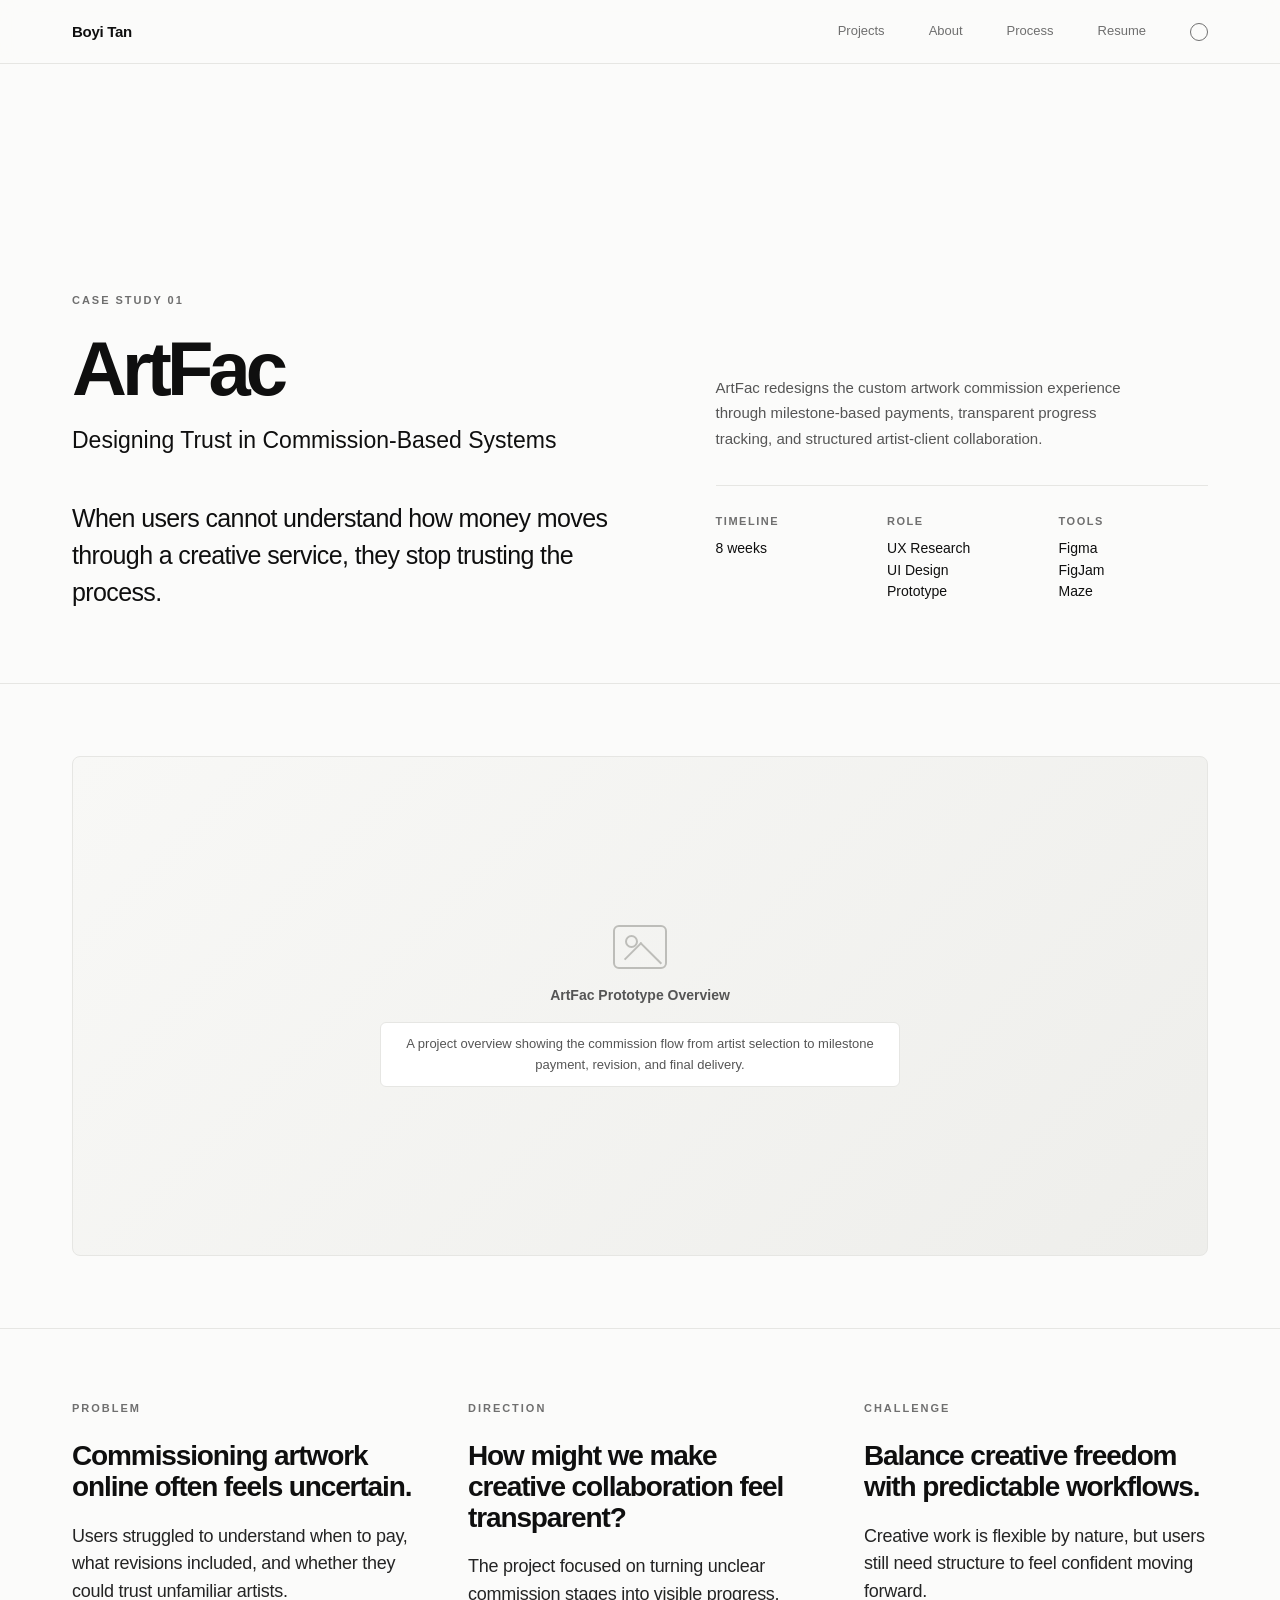
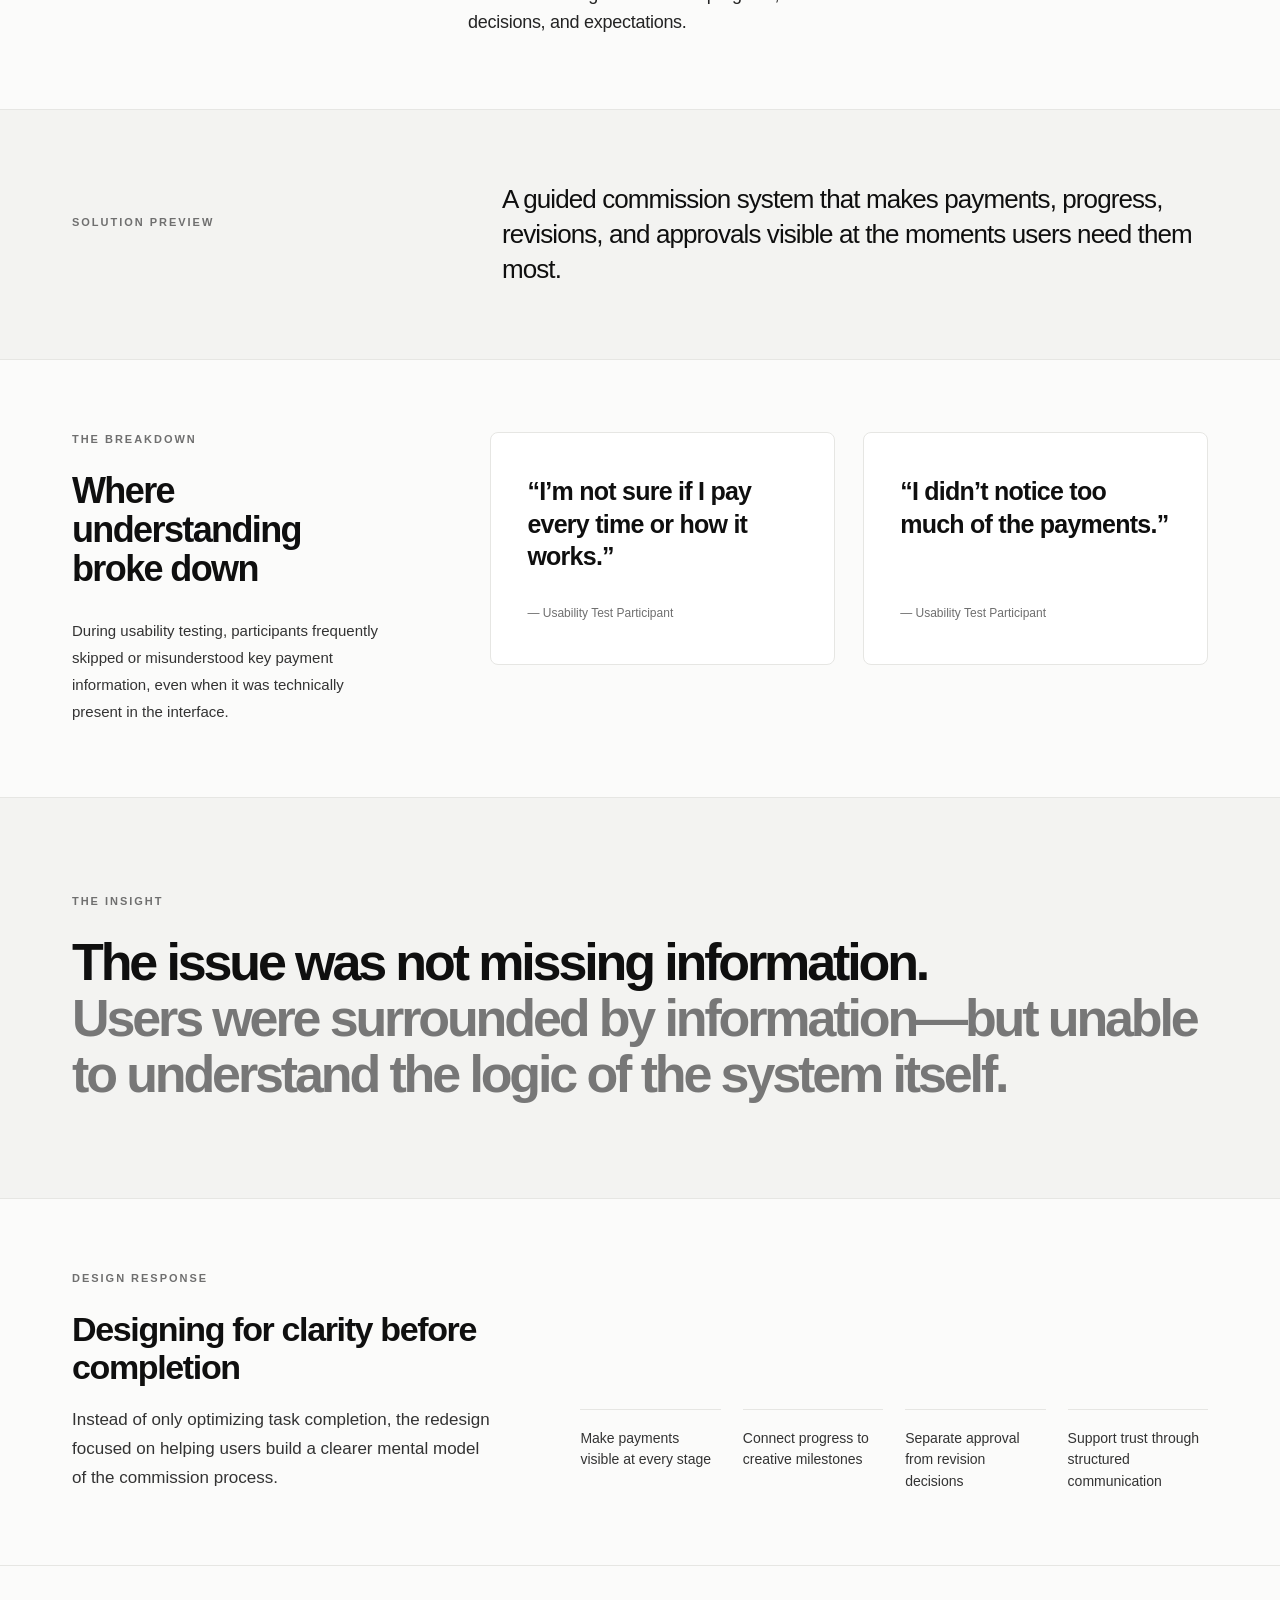
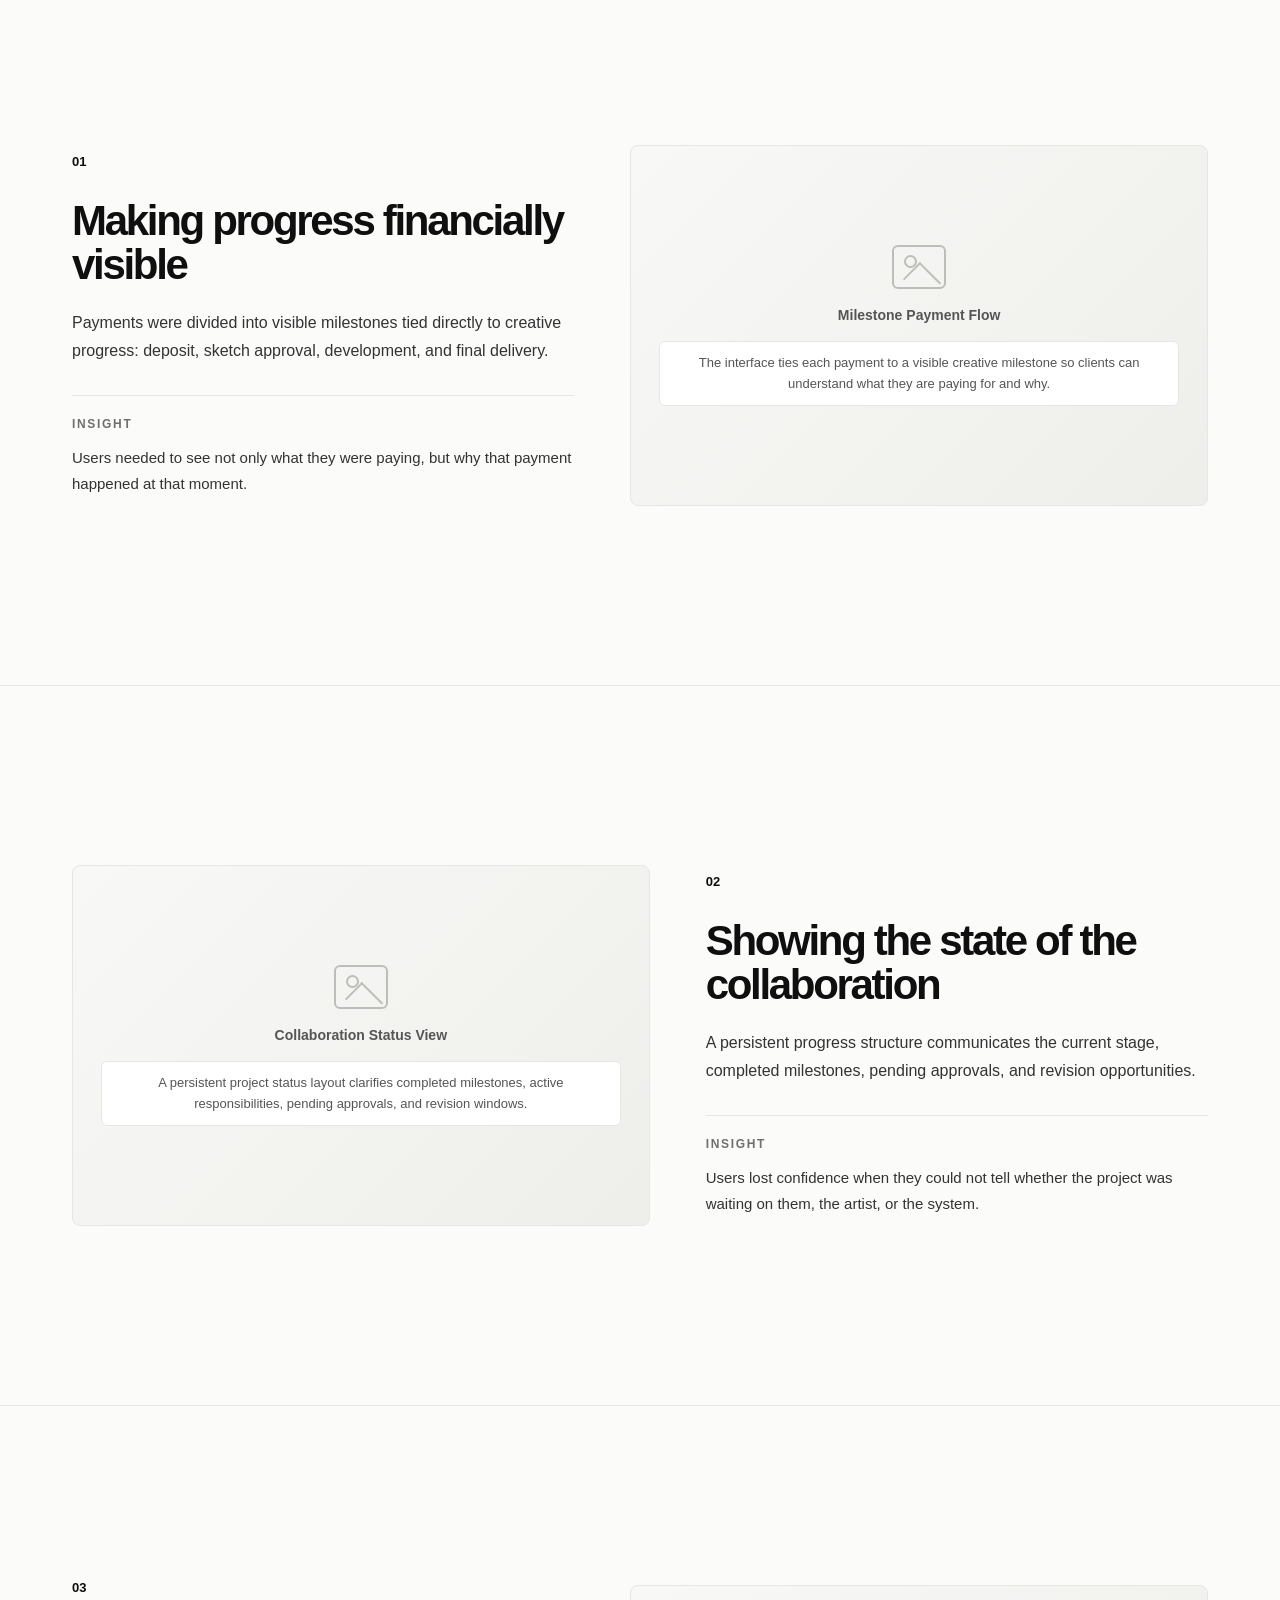
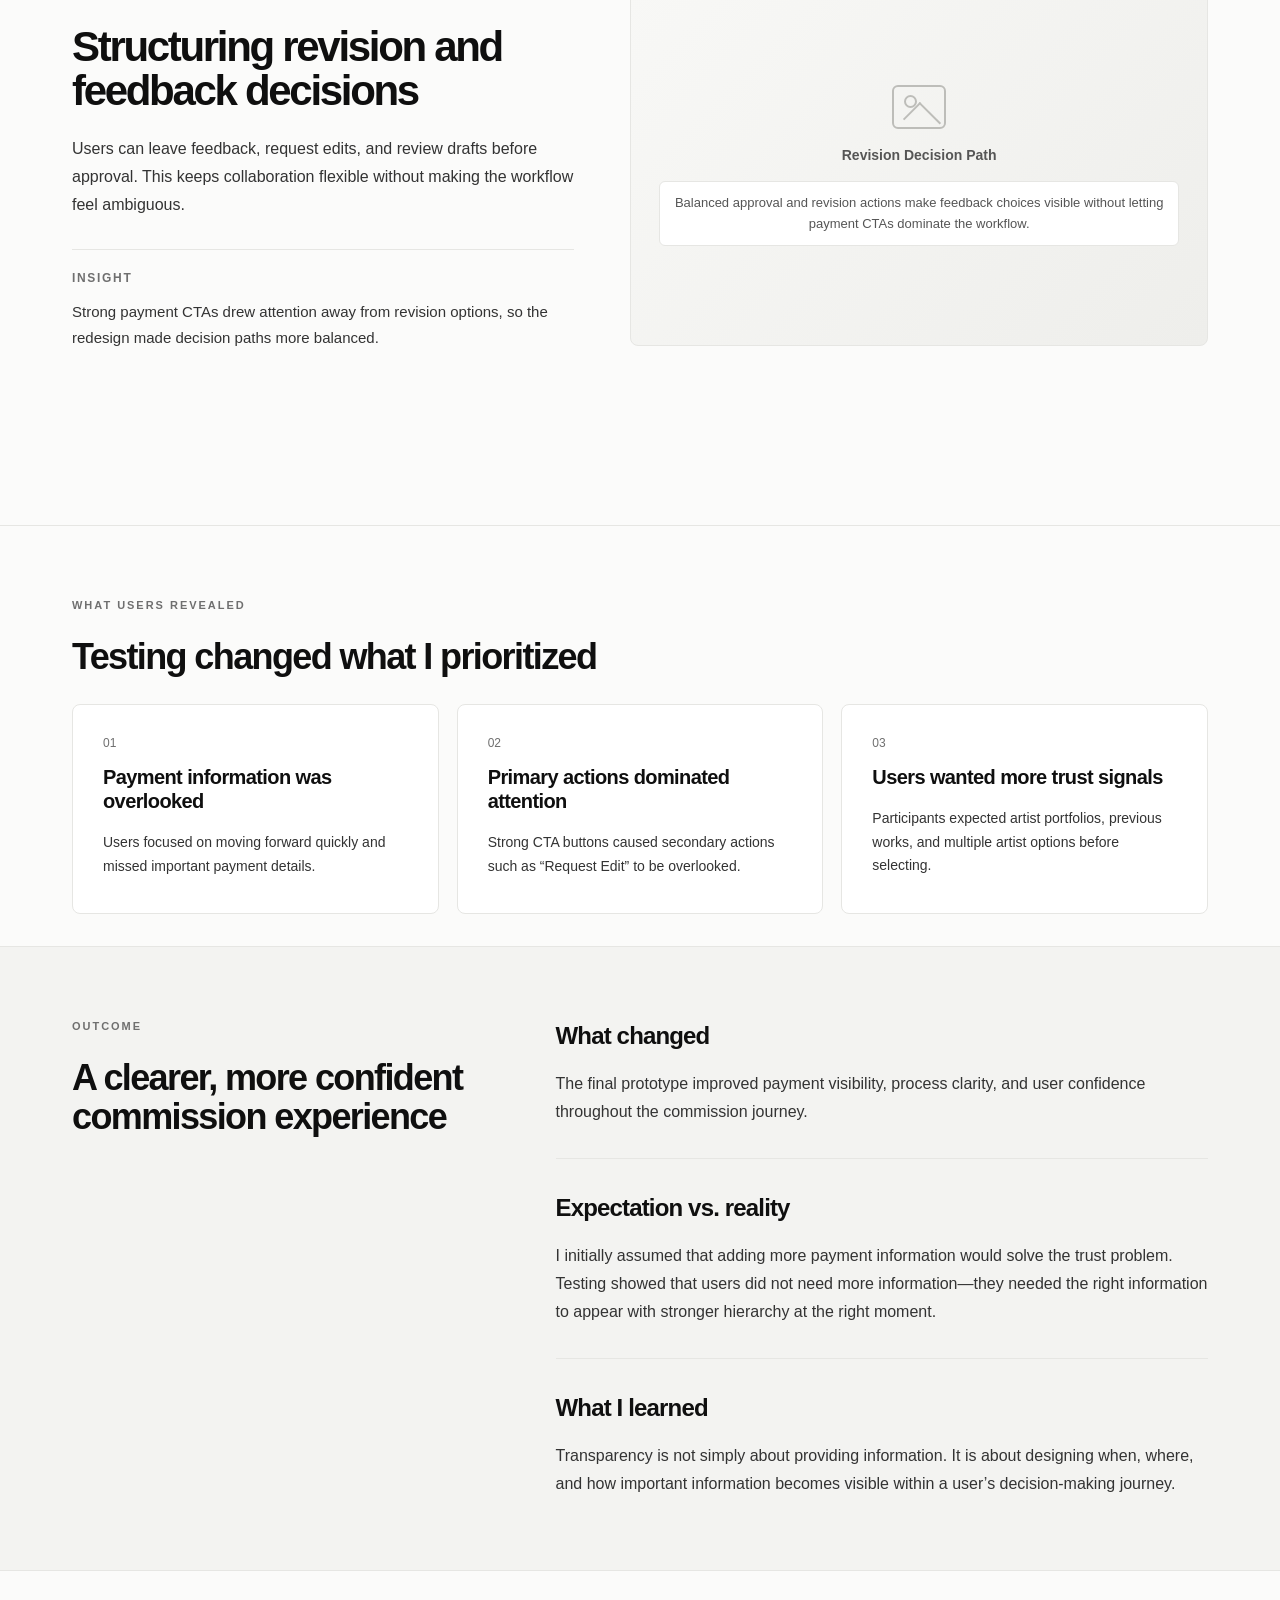
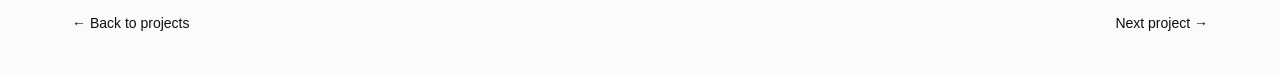
<file: 第一个作品.html>
<!DOCTYPE html>
<html lang="en">
<head>
  <meta charset="UTF-8" />
  <meta name="viewport" content="width=device-width, initial-scale=1.0" />
  <title>ArtFac Case Study — Boyi Tan</title>
  <style>
    :root {
      --bg: #fbfbfa;
      --text: #0f0f0f;
      --muted: #6f6f6f;
      --line: #e6e6e3;
      --soft: #f3f3f1;
      --card: #ffffff;
      --nav-height: 64px;
    }

    * { box-sizing: border-box; margin: 0; padding: 0; }
    html { scroll-behavior: smooth; }
    body {
      font-family: Inter, -apple-system, BlinkMacSystemFont, "Segoe UI", Helvetica, Arial, sans-serif;
      background: var(--bg);
      color: var(--text);
      line-height: 1.45;
      padding-top: var(--nav-height);
      overflow-x: hidden;
    }
    a { color: inherit; text-decoration: none; }

    .nav {
      position: fixed;
      top: 0;
      left: 0;
      right: 0;
      z-index: 100;
      height: var(--nav-height);
      padding: 0 72px;
      display: flex;
      justify-content: space-between;
      align-items: center;
      background: rgba(251, 251, 250, 0.86);
      border-bottom: 1px solid var(--line);
      backdrop-filter: blur(12px);
      -webkit-backdrop-filter: blur(12px);
    }
    .brand { font-size: 15px; font-weight: 600; letter-spacing: -0.02em; }
    .nav-links { display: flex; align-items: center; gap: 44px; color: #555; font-size: 13px; }
    .nav-links a {
      position: relative;
      color: var(--muted);
      transition: color 0.2s;
    }
    .nav-links a::after {
      content: "";
      position: absolute;
      left: 0;
      bottom: -3px;
      width: 0;
      height: 1px;
      background: var(--text);
      transition: width 0.3s cubic-bezier(0.16, 1, 0.3, 1);
    }
    .nav-links a:hover { color: var(--text); }
    .nav-links a:hover::after { width: 100%; }
    .circle-icon { width: 18px; height: 18px; border: 1.5px solid var(--muted); border-radius: 999px; }

    .section { padding: 72px; border-bottom: 1px solid var(--line); }
    .eyebrow {
      font-size: 11px;
      letter-spacing: 0.18em;
      text-transform: uppercase;
      color: var(--muted);
      font-weight: 700;
      margin-bottom: 24px;
    }

    .hero {
      min-height: 620px;
      display: grid;
      grid-template-columns: 1.12fr 1fr;
      gap: 92px;
      align-items: end;
      padding-top: 52px;
    }
    .hero h1 {
      font-size: 76px;
      line-height: 0.95;
      letter-spacing: -0.065em;
      margin-bottom: 20px;
    }
    .hero .subtitle { font-size: 23px; line-height: 1.35; margin-bottom: 44px; }
    .hero .hook { max-width: 620px; font-size: 25px; line-height: 1.48; letter-spacing: -0.025em; }

    .hero-right {
      display: grid;
      gap: 34px;
      align-self: end;
      padding-bottom: 8px;
    }
    .summary-copy {
      max-width: 440px;
      color: #555;
      font-size: 15px;
      line-height: 1.7;
    }
    .project-facts {
      display: grid;
      grid-template-columns: repeat(3, 1fr);
      gap: 22px;
      padding-top: 28px;
      border-top: 1px solid var(--line);
    }
    .fact-label {
      font-size: 11px;
      text-transform: uppercase;
      letter-spacing: 0.14em;
      color: var(--muted);
      font-weight: 700;
      margin-bottom: 8px;
    }
    .fact-text { font-size: 14px; line-height: 1.55; }

    .placeholder {
      width: 100%;
      border: 1px solid var(--line);
      border-radius: 8px;
      background: linear-gradient(135deg, #f8f8f6, #eeeeeb);
      display: flex;
      align-items: center;
      justify-content: center;
      color: #777;
      overflow: hidden;
      padding: 28px;
      text-align: center;
    }
    .placeholder.hero-image { height: 500px; }
    .placeholder.large { aspect-ratio: 16 / 10; min-height: 360px; }
    .placeholder-content {
      max-width: 520px;
      display: grid;
      justify-items: center;
      gap: 16px;
    }
    .placeholder-title {
      font-size: 14px;
      font-weight: 700;
      color: #555;
    }
    .placeholder-note {
      font-size: 13px;
      line-height: 1.65;
      color: #555;
      background: #ffffff;
      border: 1px solid var(--line);
      padding: 10px 12px;
      border-radius: 6px;
    }
    .image-icon {
      width: 54px;
      height: 44px;
      border: 2px solid #bdbdb9;
      border-radius: 6px;
      position: relative;
    }
    .image-icon::before {
      content: "";
      width: 9px;
      height: 9px;
      border: 2px solid #bdbdb9;
      border-radius: 999px;
      position: absolute;
      top: 8px;
      left: 10px;
    }
    .image-icon::after {
      content: "";
      width: 28px;
      height: 22px;
      border-left: 2px solid #bdbdb9;
      border-top: 2px solid #bdbdb9;
      transform: rotate(45deg);
      position: absolute;
      bottom: -6px;
      left: 13px;
    }

    .overview-strip {
      display: grid;
      grid-template-columns: repeat(3, 1fr);
      gap: 52px;
    }
    .overview-block h2 {
      font-size: 28px;
      line-height: 1.1;
      letter-spacing: -0.04em;
      margin-bottom: 20px;
    }
    .overview-block p {
      font-size: 18px;
      line-height: 1.55;
      letter-spacing: -0.015em;
      color: #242424;
    }

    .solution {
      background: var(--soft);
      display: grid;
      grid-template-columns: 0.65fr 1.35fr;
      gap: 90px;
      align-items: center;
    }
    .solution p {
      font-size: 26px;
      line-height: 1.35;
      letter-spacing: -0.035em;
      max-width: 860px;
    }

    .research {
      display: grid;
      grid-template-columns: 0.62fr 1.38fr;
      gap: 96px;
      align-items: start;
    }
    .research h2,
    .testing h2,
    .reflection h2 {
      font-size: 36px;
      line-height: 1.08;
      letter-spacing: -0.045em;
      margin-bottom: 28px;
    }
    .research-copy {
      font-size: 15px;
      line-height: 1.8;
      color: #333;
      max-width: 450px;
    }

    .quote-grid {
      display: grid;
      grid-template-columns: repeat(2, 1fr);
      gap: 28px;
    }
    .quote-card {
      background: var(--card);
      border: 1px solid var(--line);
      border-radius: 8px;
      padding: 42px 36px;
      min-height: 230px;
      display: flex;
      flex-direction: column;
      justify-content: space-between;
    }
    .quote {
      font-size: 25px;
      line-height: 1.3;
      letter-spacing: -0.03em;
      font-weight: 600;
    }
    .quote-source {
      font-size: 12px;
      color: var(--muted);
      margin-top: 32px;
    }

    .insight-pause {
      background: #f3f3f1;
      padding-top: 96px;
      padding-bottom: 96px;
    }
    .insight-pause h2 {
      max-width: 1160px;
      font-size: 52px;
      line-height: 1.08;
      letter-spacing: -0.06em;
    }
    .muted-line { color: #777; }

    .feature-intro {
      display: grid;
      grid-template-columns: 0.8fr 1.2fr;
      gap: 90px;
      align-items: end;
    }
    .feature-intro h2 {
      font-size: 34px;
      line-height: 1.1;
      letter-spacing: -0.04em;
      margin-bottom: 20px;
    }
    .feature-intro p {
      font-size: 17px;
      line-height: 1.7;
      color: #333;
      max-width: 520px;
    }
    .principles {
      display: grid;
      grid-template-columns: repeat(4, 1fr);
      gap: 22px;
    }
    .principle {
      border-top: 1px solid var(--line);
      padding-top: 18px;
      font-size: 14px;
      line-height: 1.55;
      color: #333;
    }

    .feature {
      display: grid;
      grid-template-columns: 1fr 1.15fr;
      gap: 56px;
      align-items: center;
      min-height: 720px;
      border-bottom: 1px solid var(--line);
    }
    .feature.reverse { grid-template-columns: 1.15fr 1fr; }
    .feature-text { max-width: 520px; }
    .feature-number { font-size: 13px; font-weight: 700; margin-bottom: 28px; }
    .feature h3 {
      font-size: 42px;
      line-height: 1.04;
      letter-spacing: -0.055em;
      margin-bottom: 22px;
    }
    .feature p {
      font-size: 16px;
      line-height: 1.75;
      color: #333;
      margin-bottom: 28px;
    }
    .mini-insight {
      border-top: 1px solid var(--line);
      padding-top: 20px;
      margin-top: 30px;
    }
    .mini-insight h4 {
      font-size: 12px;
      letter-spacing: 0.14em;
      text-transform: uppercase;
      color: var(--muted);
      margin-bottom: 12px;
    }
    .mini-insight p { margin: 0; font-size: 15px; }

    .testing { border-bottom: none; padding-bottom: 32px; }
    .insight-cards {
      display: grid;
      grid-template-columns: repeat(3, 1fr);
      gap: 18px;
    }
    .insight-card {
      background: var(--card);
      border: 1px solid var(--line);
      border-radius: 8px;
      padding: 30px;
      min-height: 210px;
    }
    .insight-card .num { color: var(--muted); font-size: 12px; margin-bottom: 12px; }
    .insight-card h3 {
      font-size: 20px;
      line-height: 1.2;
      letter-spacing: -0.03em;
      margin-bottom: 18px;
    }
    .insight-card p { color: #333; font-size: 14px; line-height: 1.7; }

    .reflection {
      display: grid;
      grid-template-columns: 0.75fr 1.25fr;
      gap: 92px;
      align-items: start;
      border-top: 1px solid var(--line);
      background: var(--soft);
    }
    .reflection-block {
      border-bottom: 1px solid var(--line);
      padding-bottom: 32px;
      margin-bottom: 32px;
    }
    .reflection-block:last-child { border-bottom: none; margin-bottom: 0; padding-bottom: 0; }
    .reflection-block h3 {
      font-size: 24px;
      letter-spacing: -0.035em;
      margin-bottom: 16px;
    }
    .reflection-block p {
      font-size: 16px;
      line-height: 1.75;
      color: #333;
    }

    .bottom-nav {
      padding: 42px 72px;
      display: flex;
      justify-content: space-between;
      font-size: 14px;
    }

    @media (max-width: 980px) {
      .nav, .section, .bottom-nav { padding-left: 24px; padding-right: 24px; }
      .nav-links { gap: 18px; }
      .hero,
      .overview-strip,
      .solution,
      .research,
      .feature-intro,
      .feature,
      .feature.reverse,
      .reflection,
      .quote-grid,
      .principles,
      .insight-cards {
        grid-template-columns: 1fr;
        gap: 36px;
      }
      .hero h1 { font-size: 52px; }
      .insight-pause h2 { font-size: 36px; }
      .placeholder.hero-image { height: 320px; }
      .project-facts { grid-template-columns: 1fr; }
    }

    @media (max-width: 680px) {
      .nav-links { gap: 16px; }
      .nav-links a:nth-child(3),
      .nav-links a:nth-child(4) {
        display: none;
      }
      .circle-icon { display: none; }
      .bottom-nav {
        flex-direction: column;
        gap: 18px;
      }
    }
  </style>
</head>

<body>
  <header class="nav">
    <a class="brand" href="index.html#top">Boyi Tan</a>
    <nav class="nav-links">
      <a href="index.html#projects">Projects</a>
      <a href="index.html#about">About</a>
      <a href="index.html#process">Process</a>
      <a href="index.html#resume">Resume</a>
      <span class="circle-icon"></span>
    </nav>
  </header>

  <main>
    <section class="section hero">
      <div>
        <div class="eyebrow">Case Study 01</div>
        <h1>ArtFac</h1>
        <p class="subtitle">Designing Trust in Commission-Based Systems</p>
        <p class="hook">
          When users cannot understand how money moves through a creative service,
          they stop trusting the process.
        </p>
      </div>

      <div class="hero-right">
        <p class="summary-copy">
          ArtFac redesigns the custom artwork commission experience through milestone-based payments,
          transparent progress tracking, and structured artist-client collaboration.
        </p>

        <div class="project-facts">
          <div>
            <div class="fact-label">Timeline</div>
            <div class="fact-text">8 weeks</div>
          </div>
          <div>
            <div class="fact-label">Role</div>
            <div class="fact-text">UX Research<br />UI Design<br />Prototype</div>
          </div>
          <div>
            <div class="fact-label">Tools</div>
            <div class="fact-text">Figma<br />FigJam<br />Maze</div>
          </div>
        </div>
      </div>
    </section>

    <section class="section">
      <div class="placeholder hero-image">
        <div class="placeholder-content">
          <div class="image-icon"></div>
          <div class="placeholder-title">ArtFac Prototype Overview</div>
          <div class="placeholder-note">A project overview showing the commission flow from artist selection to milestone payment, revision, and final delivery.</div>
        </div>
      </div>
    </section>

    <section class="section overview-strip">
      <div class="overview-block">
        <div class="eyebrow">Problem</div>
        <h2>Commissioning artwork online often feels uncertain.</h2>
        <p>Users struggled to understand when to pay, what revisions included, and whether they could trust unfamiliar artists.</p>
      </div>

      <div class="overview-block">
        <div class="eyebrow">Direction</div>
        <h2>How might we make creative collaboration feel transparent?</h2>
        <p>The project focused on turning unclear commission stages into visible progress, decisions, and expectations.</p>
      </div>

      <div class="overview-block">
        <div class="eyebrow">Challenge</div>
        <h2>Balance creative freedom with predictable workflows.</h2>
        <p>Creative work is flexible by nature, but users still need structure to feel confident moving forward.</p>
      </div>
    </section>

    <section class="section solution">
      <div class="eyebrow">Solution Preview</div>
      <p>
        A guided commission system that makes payments, progress, revisions, and approvals visible at the moments users need them most.
      </p>
    </section>

    <section class="section research">
      <div>
        <div class="eyebrow">The Breakdown</div>
        <h2>Where understanding broke down</h2>
        <p class="research-copy">
          During usability testing, participants frequently skipped or misunderstood key payment information,
          even when it was technically present in the interface.
        </p>
      </div>

      <div class="quote-grid">
        <div class="quote-card">
          <div class="quote">“I’m not sure if I pay every time or how it works.”</div>
          <div class="quote-source">— Usability Test Participant</div>
        </div>
        <div class="quote-card">
          <div class="quote">“I didn’t notice too much of the payments.”</div>
          <div class="quote-source">— Usability Test Participant</div>
        </div>
      </div>
    </section>

    <section class="section insight-pause">
      <div class="eyebrow">The Insight</div>
      <h2>
        The issue was not missing information.<br />
        <span class="muted-line">Users were surrounded by information—but unable to understand the logic of the system itself.</span>
      </h2>
    </section>

    <section class="section feature-intro">
      <div>
        <div class="eyebrow">Design Response</div>
        <h2>Designing for clarity before completion</h2>
        <p>
          Instead of only optimizing task completion, the redesign focused on helping users build a clearer mental model of the commission process.
        </p>
      </div>

      <div class="principles">
        <div class="principle">Make payments visible at every stage</div>
        <div class="principle">Connect progress to creative milestones</div>
        <div class="principle">Separate approval from revision decisions</div>
        <div class="principle">Support trust through structured communication</div>
      </div>
    </section>

    <section class="section feature">
      <div class="feature-text">
        <div class="feature-number">01</div>
        <h3>Making progress financially visible</h3>
        <p>
          Payments were divided into visible milestones tied directly to creative progress:
          deposit, sketch approval, development, and final delivery.
        </p>
        <div class="mini-insight">
          <h4>Insight</h4>
          <p>Users needed to see not only what they were paying, but why that payment happened at that moment.</p>
        </div>
      </div>
      <div class="placeholder large">
        <div class="placeholder-content">
          <div class="image-icon"></div>
          <div class="placeholder-title">Milestone Payment Flow</div>
          <div class="placeholder-note">The interface ties each payment to a visible creative milestone so clients can understand what they are paying for and why.</div>
        </div>
      </div>
    </section>

    <section class="section feature reverse">
      <div class="placeholder large">
        <div class="placeholder-content">
          <div class="image-icon"></div>
          <div class="placeholder-title">Collaboration Status View</div>
          <div class="placeholder-note">A persistent project status layout clarifies completed milestones, active responsibilities, pending approvals, and revision windows.</div>
        </div>
      </div>
      <div class="feature-text">
        <div class="feature-number">02</div>
        <h3>Showing the state of the collaboration</h3>
        <p>
          A persistent progress structure communicates the current stage, completed milestones,
          pending approvals, and revision opportunities.
        </p>
        <div class="mini-insight">
          <h4>Insight</h4>
          <p>Users lost confidence when they could not tell whether the project was waiting on them, the artist, or the system.</p>
        </div>
      </div>
    </section>

    <section class="section feature">
      <div class="feature-text">
        <div class="feature-number">03</div>
        <h3>Structuring revision and feedback decisions</h3>
        <p>
          Users can leave feedback, request edits, and review drafts before approval.
          This keeps collaboration flexible without making the workflow feel ambiguous.
        </p>
        <div class="mini-insight">
          <h4>Insight</h4>
          <p>Strong payment CTAs drew attention away from revision options, so the redesign made decision paths more balanced.</p>
        </div>
      </div>
      <div class="placeholder large">
        <div class="placeholder-content">
          <div class="image-icon"></div>
          <div class="placeholder-title">Revision Decision Path</div>
          <div class="placeholder-note">Balanced approval and revision actions make feedback choices visible without letting payment CTAs dominate the workflow.</div>
        </div>
      </div>
    </section>

    <section class="section testing">
      <div class="eyebrow">What Users Revealed</div>
      <h2>Testing changed what I prioritized</h2>

      <div class="insight-cards">
        <div class="insight-card">
          <div class="num">01</div>
          <h3>Payment information was overlooked</h3>
          <p>Users focused on moving forward quickly and missed important payment details.</p>
        </div>

        <div class="insight-card">
          <div class="num">02</div>
          <h3>Primary actions dominated attention</h3>
          <p>Strong CTA buttons caused secondary actions such as “Request Edit” to be overlooked.</p>
        </div>

        <div class="insight-card">
          <div class="num">03</div>
          <h3>Users wanted more trust signals</h3>
          <p>Participants expected artist portfolios, previous works, and multiple artist options before selecting.</p>
        </div>
      </div>
    </section>

    <section class="section reflection">
      <div>
        <div class="eyebrow">Outcome</div>
        <h2>A clearer, more confident commission experience</h2>
      </div>

      <div>
        <div class="reflection-block">
          <h3>What changed</h3>
          <p>
            The final prototype improved payment visibility, process clarity, and user confidence
            throughout the commission journey.
          </p>
        </div>

        <div class="reflection-block">
          <h3>Expectation vs. reality</h3>
          <p>
            I initially assumed that adding more payment information would solve the trust problem.
            Testing showed that users did not need more information—they needed the right information
            to appear with stronger hierarchy at the right moment.
          </p>
        </div>

        <div class="reflection-block">
          <h3>What I learned</h3>
          <p>
            Transparency is not simply about providing information. It is about designing when, where,
            and how important information becomes visible within a user’s decision-making journey.
          </p>
        </div>
      </div>
    </section>

    <nav class="bottom-nav">
      <a href="index.html#projects">← Back to projects</a>
      <a href="./第二个作品.html">Next project →</a>
    </nav>
  </main>
</body>
</html>
</file>
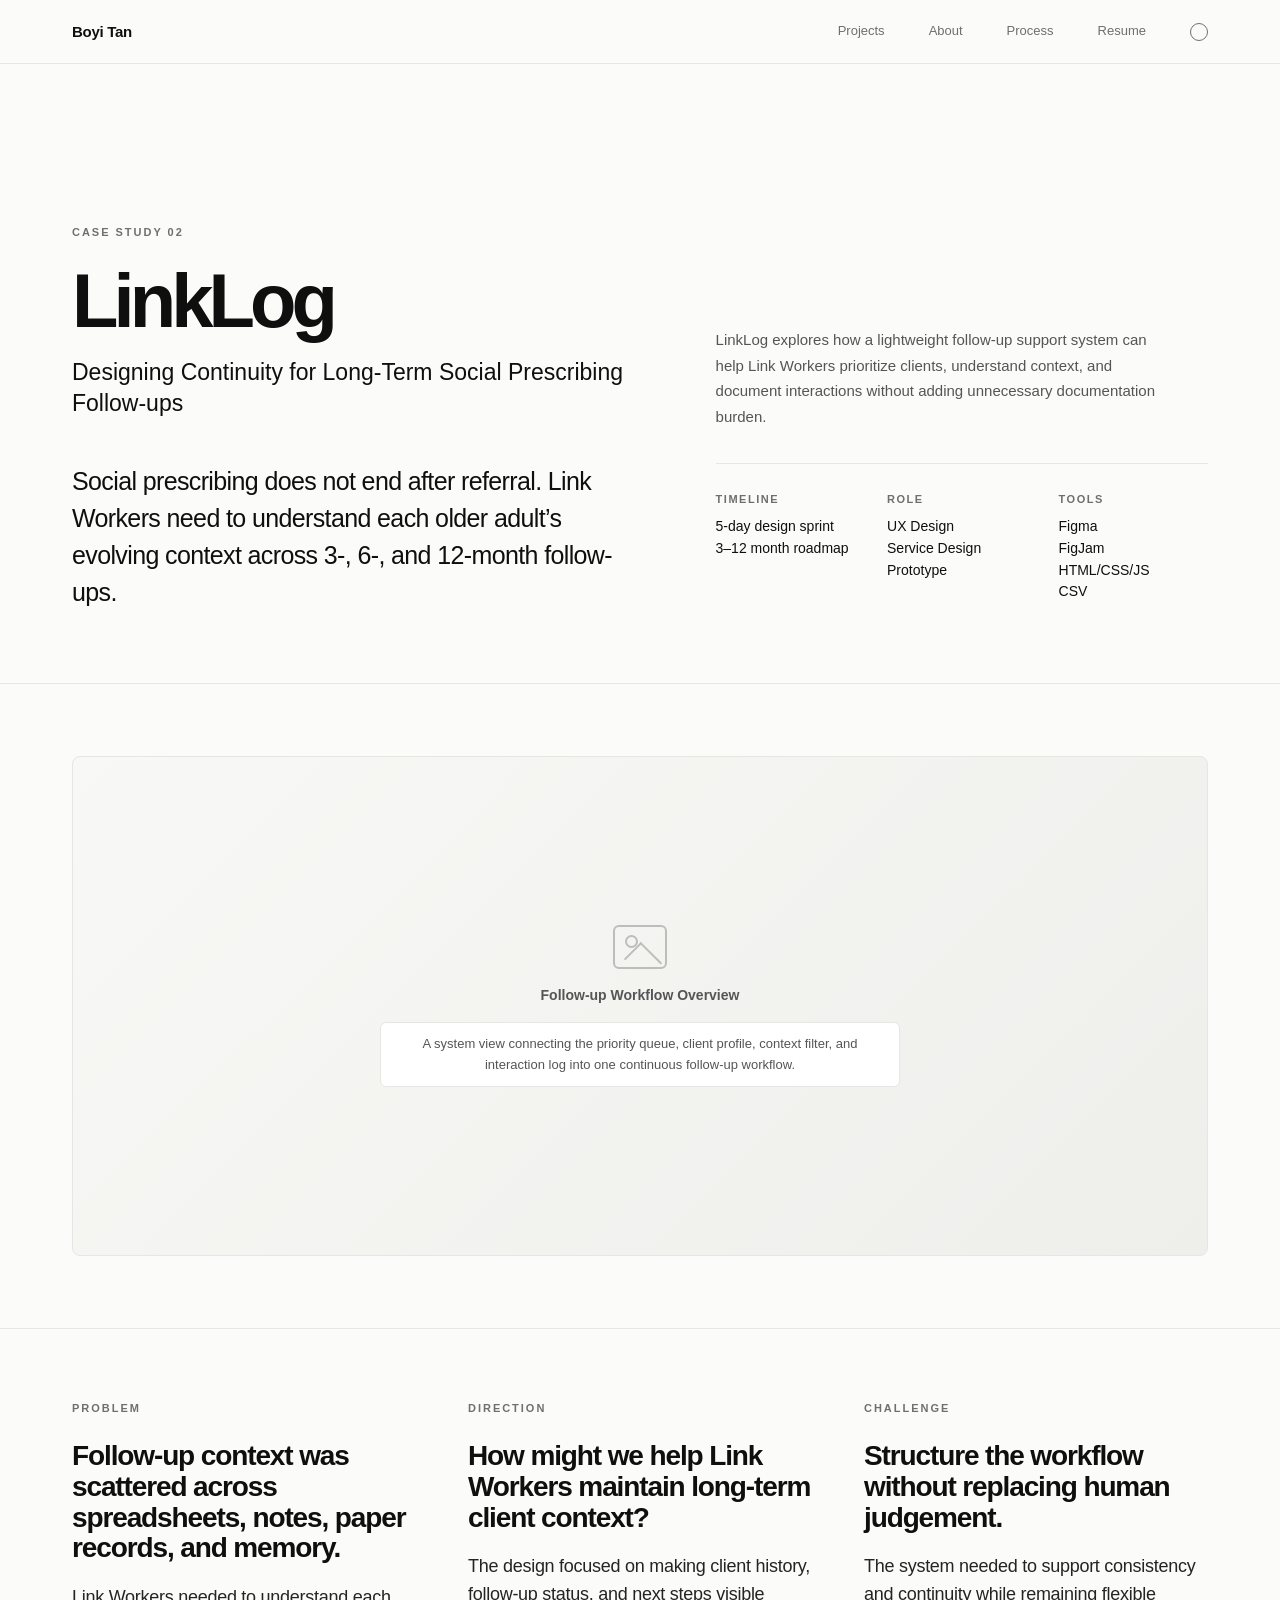
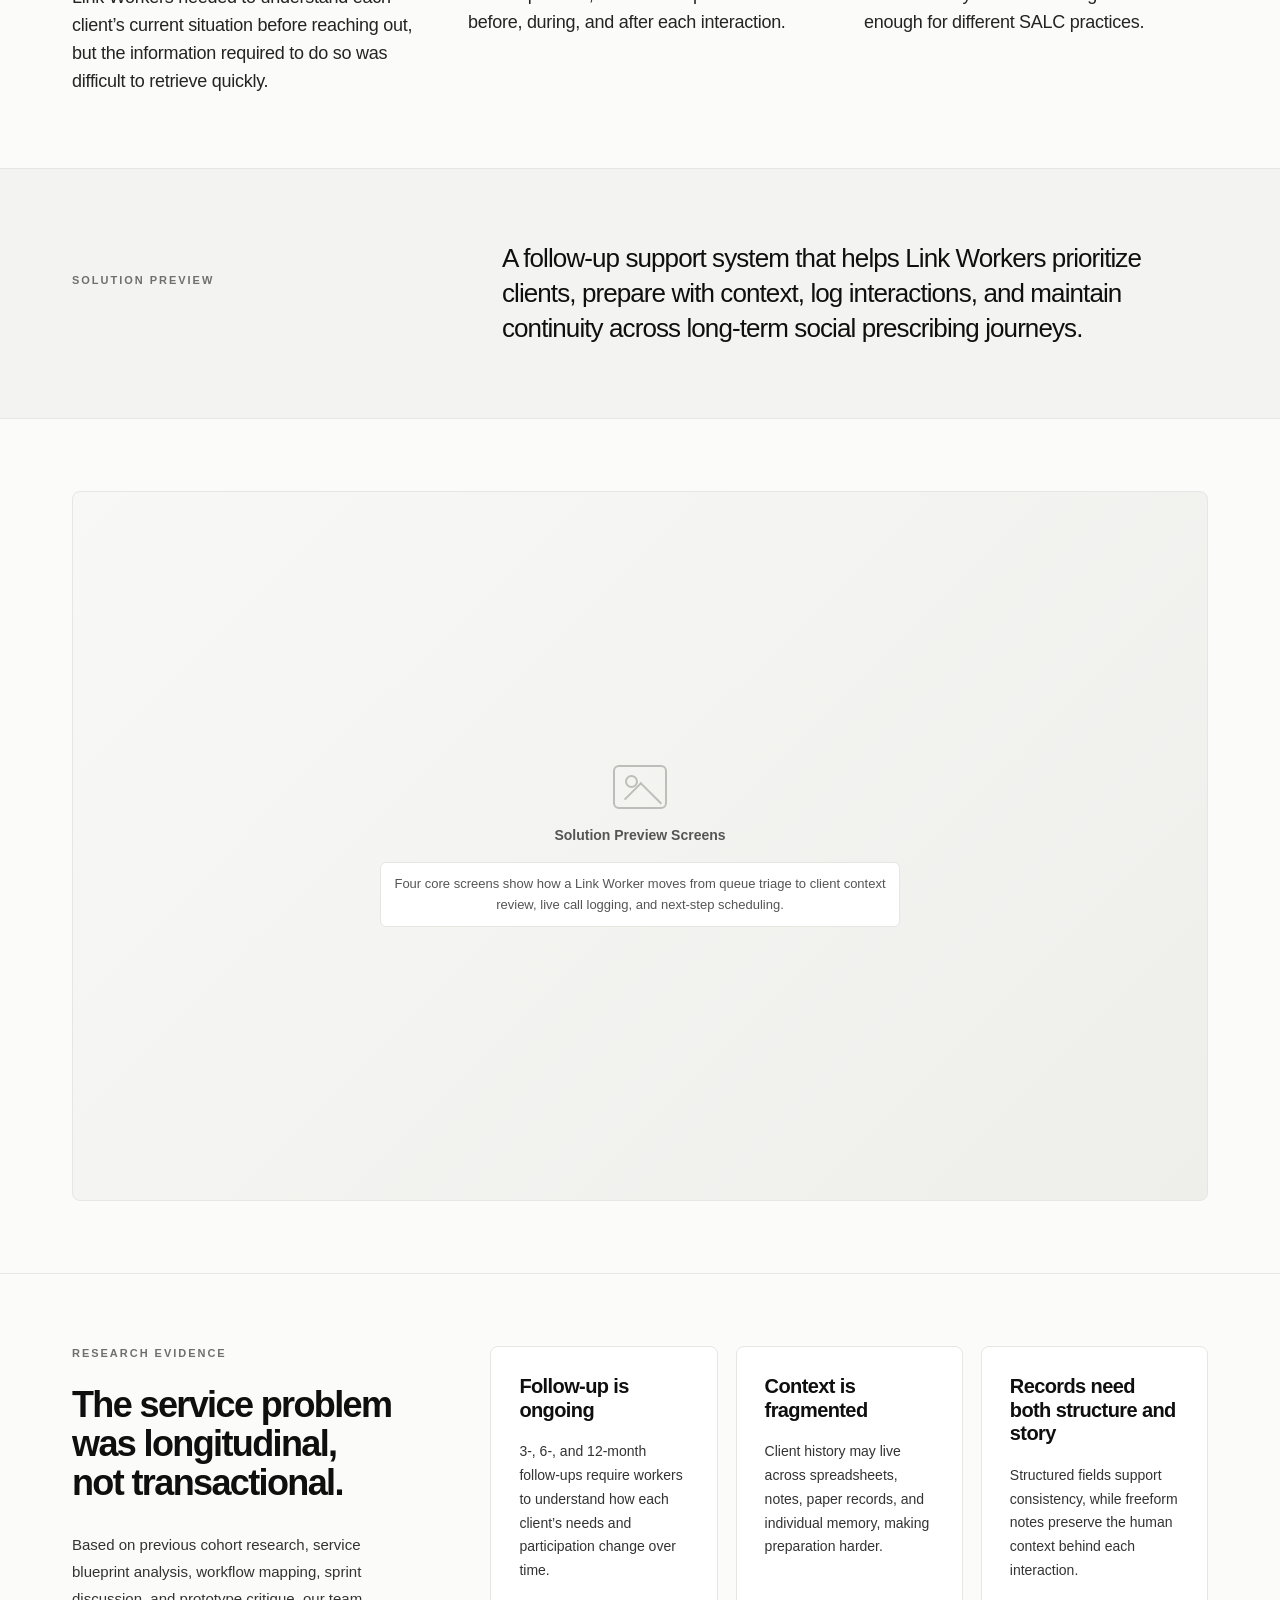
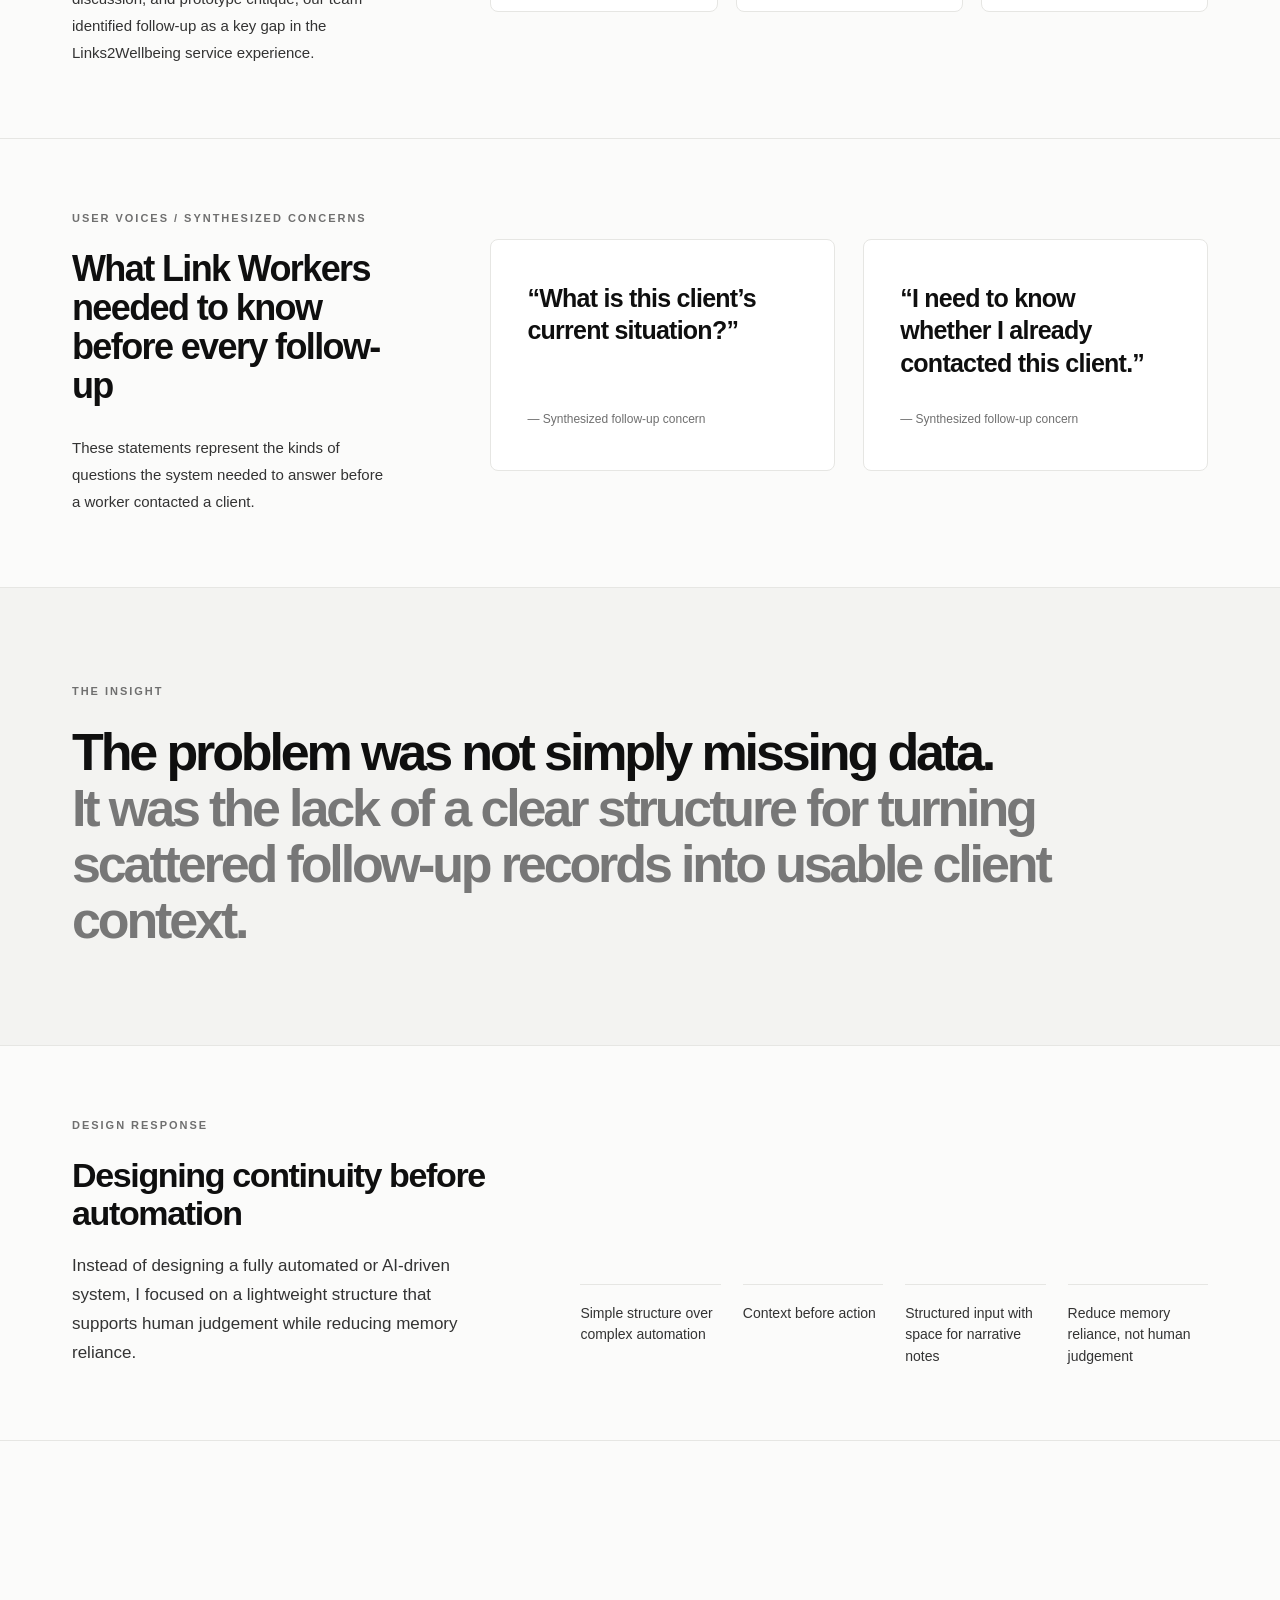
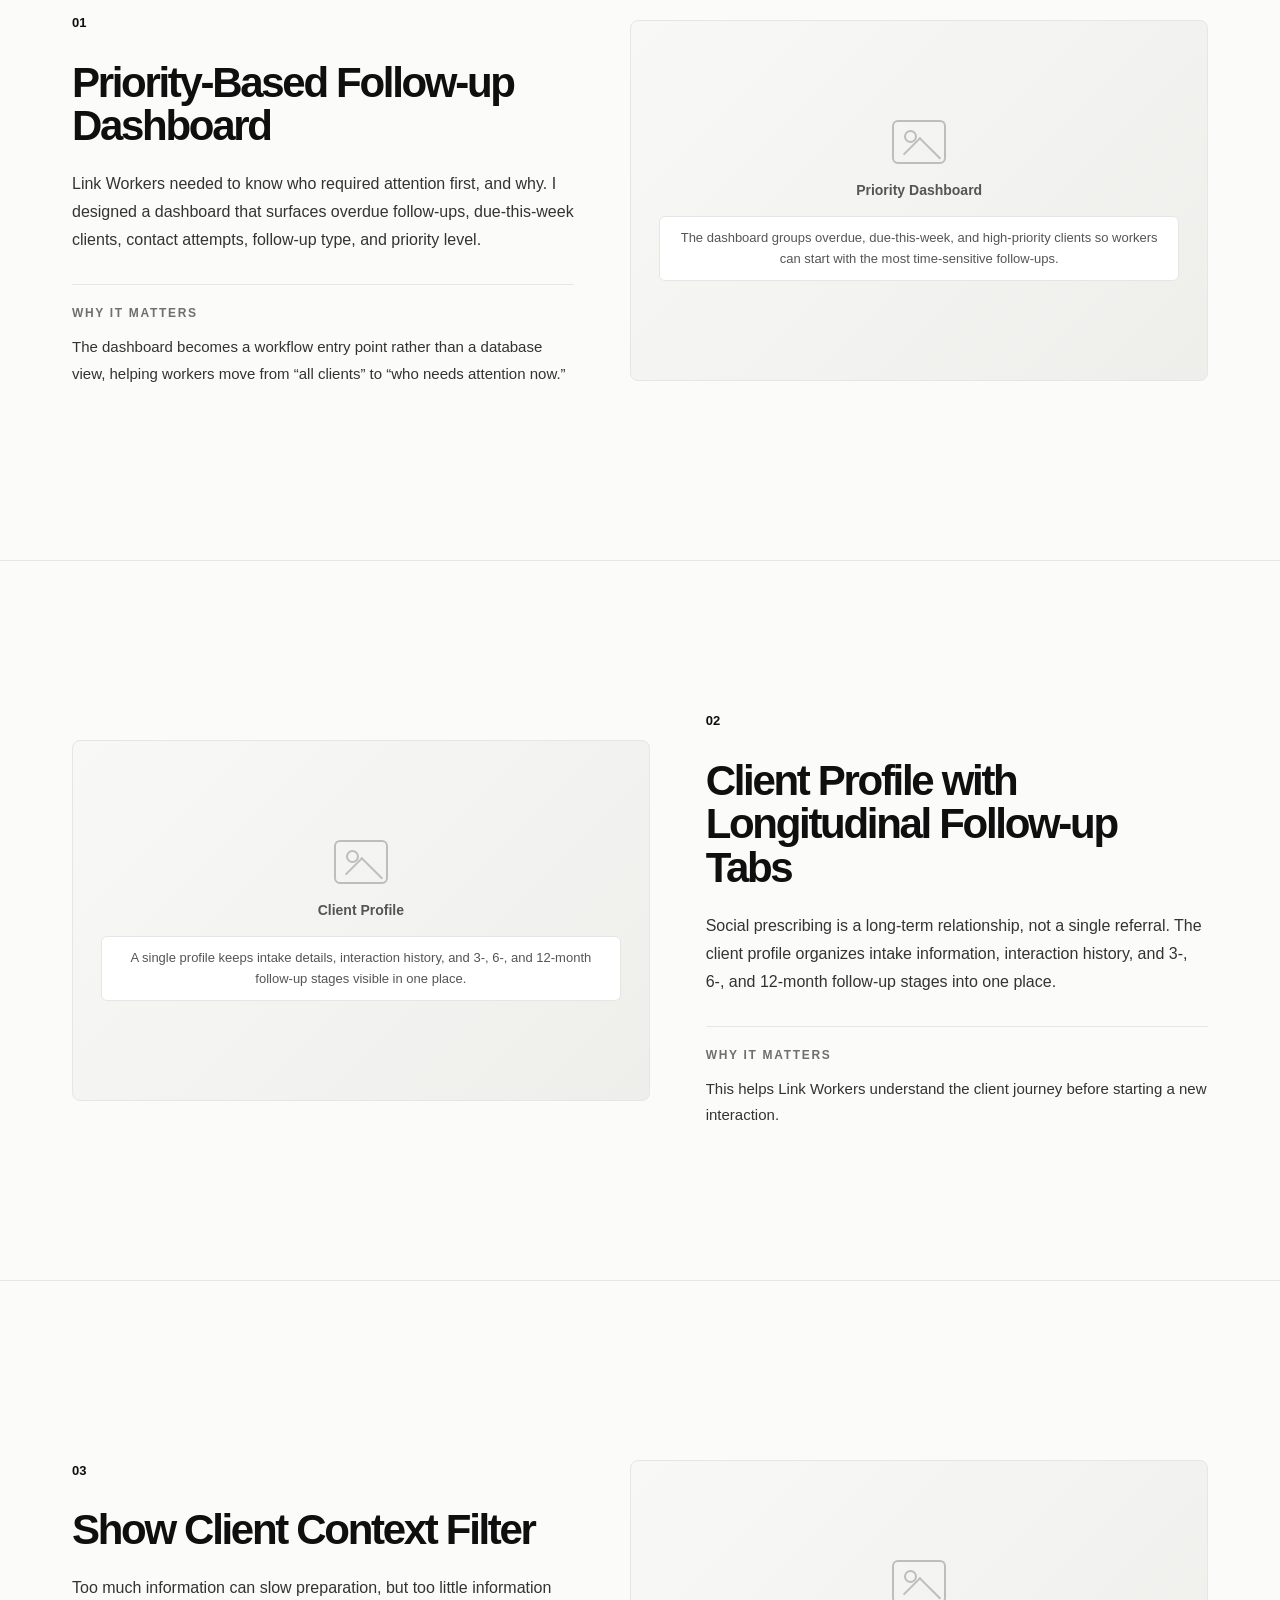
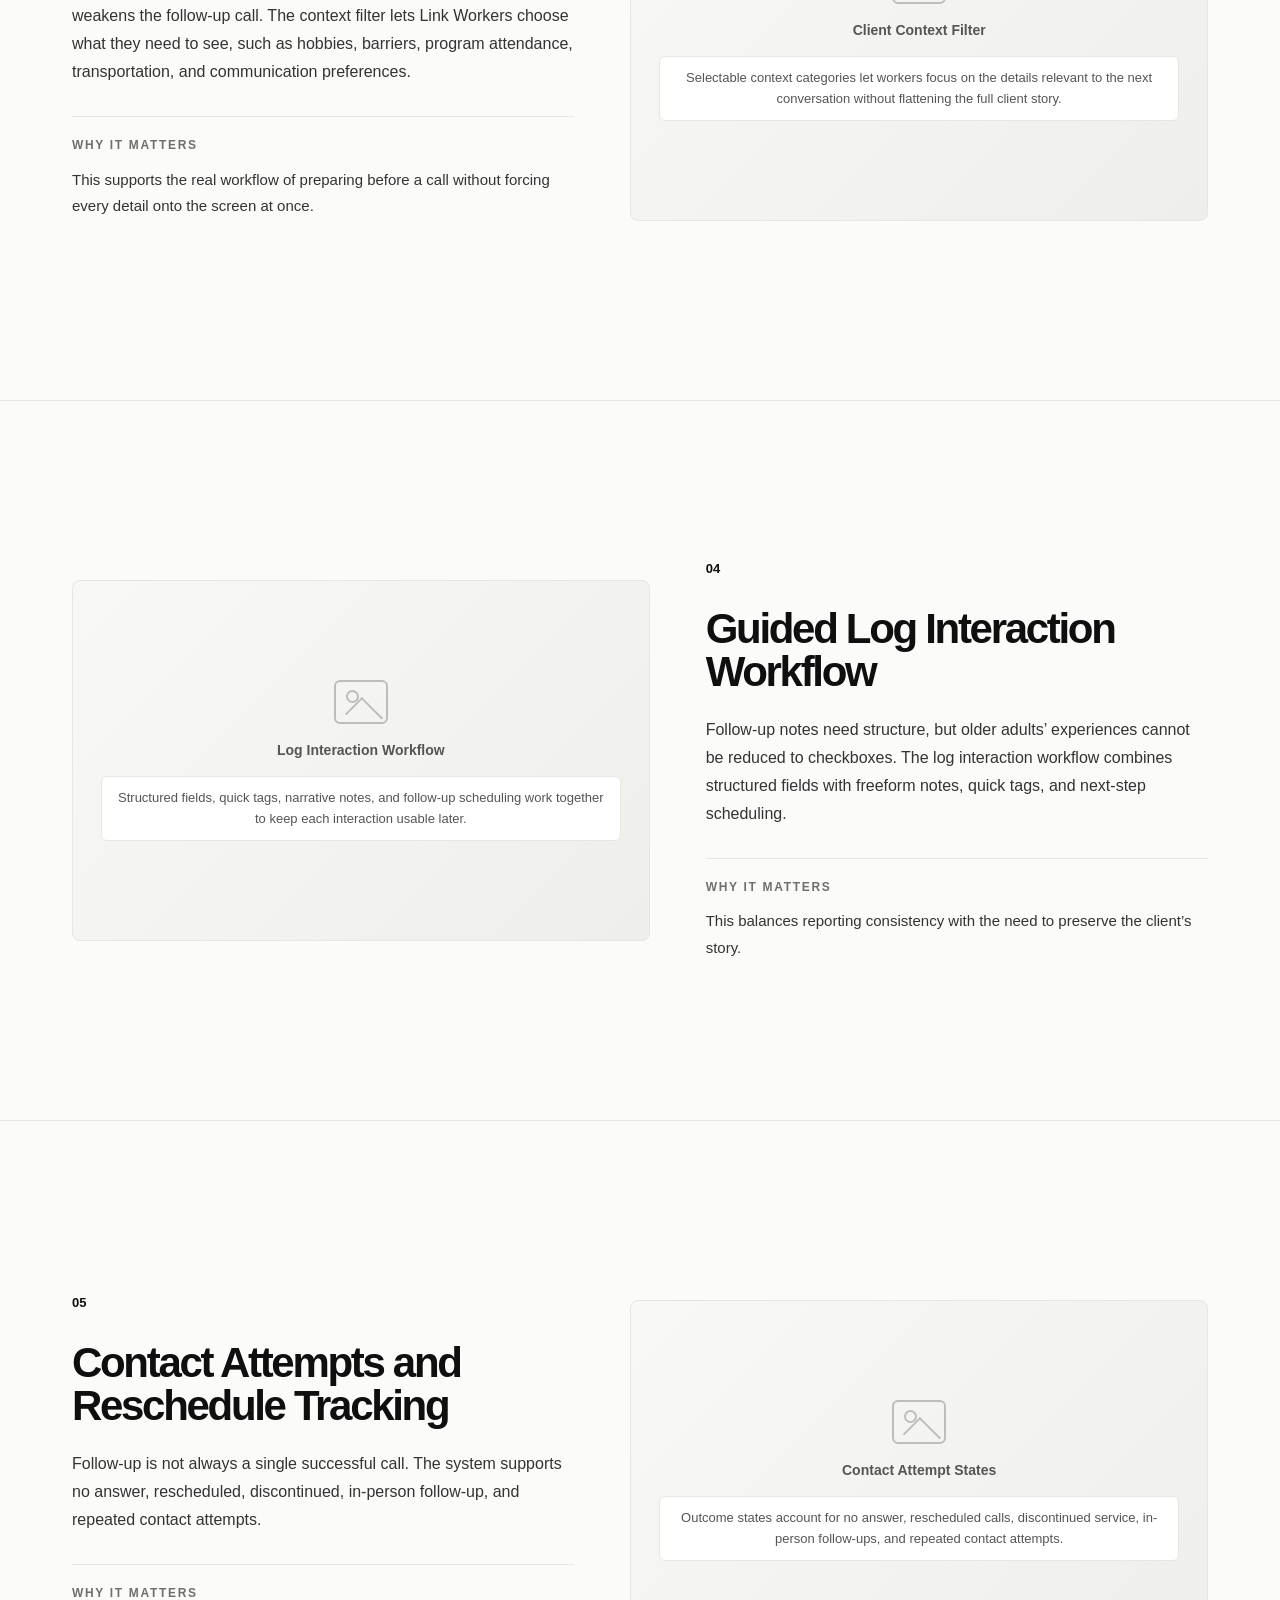
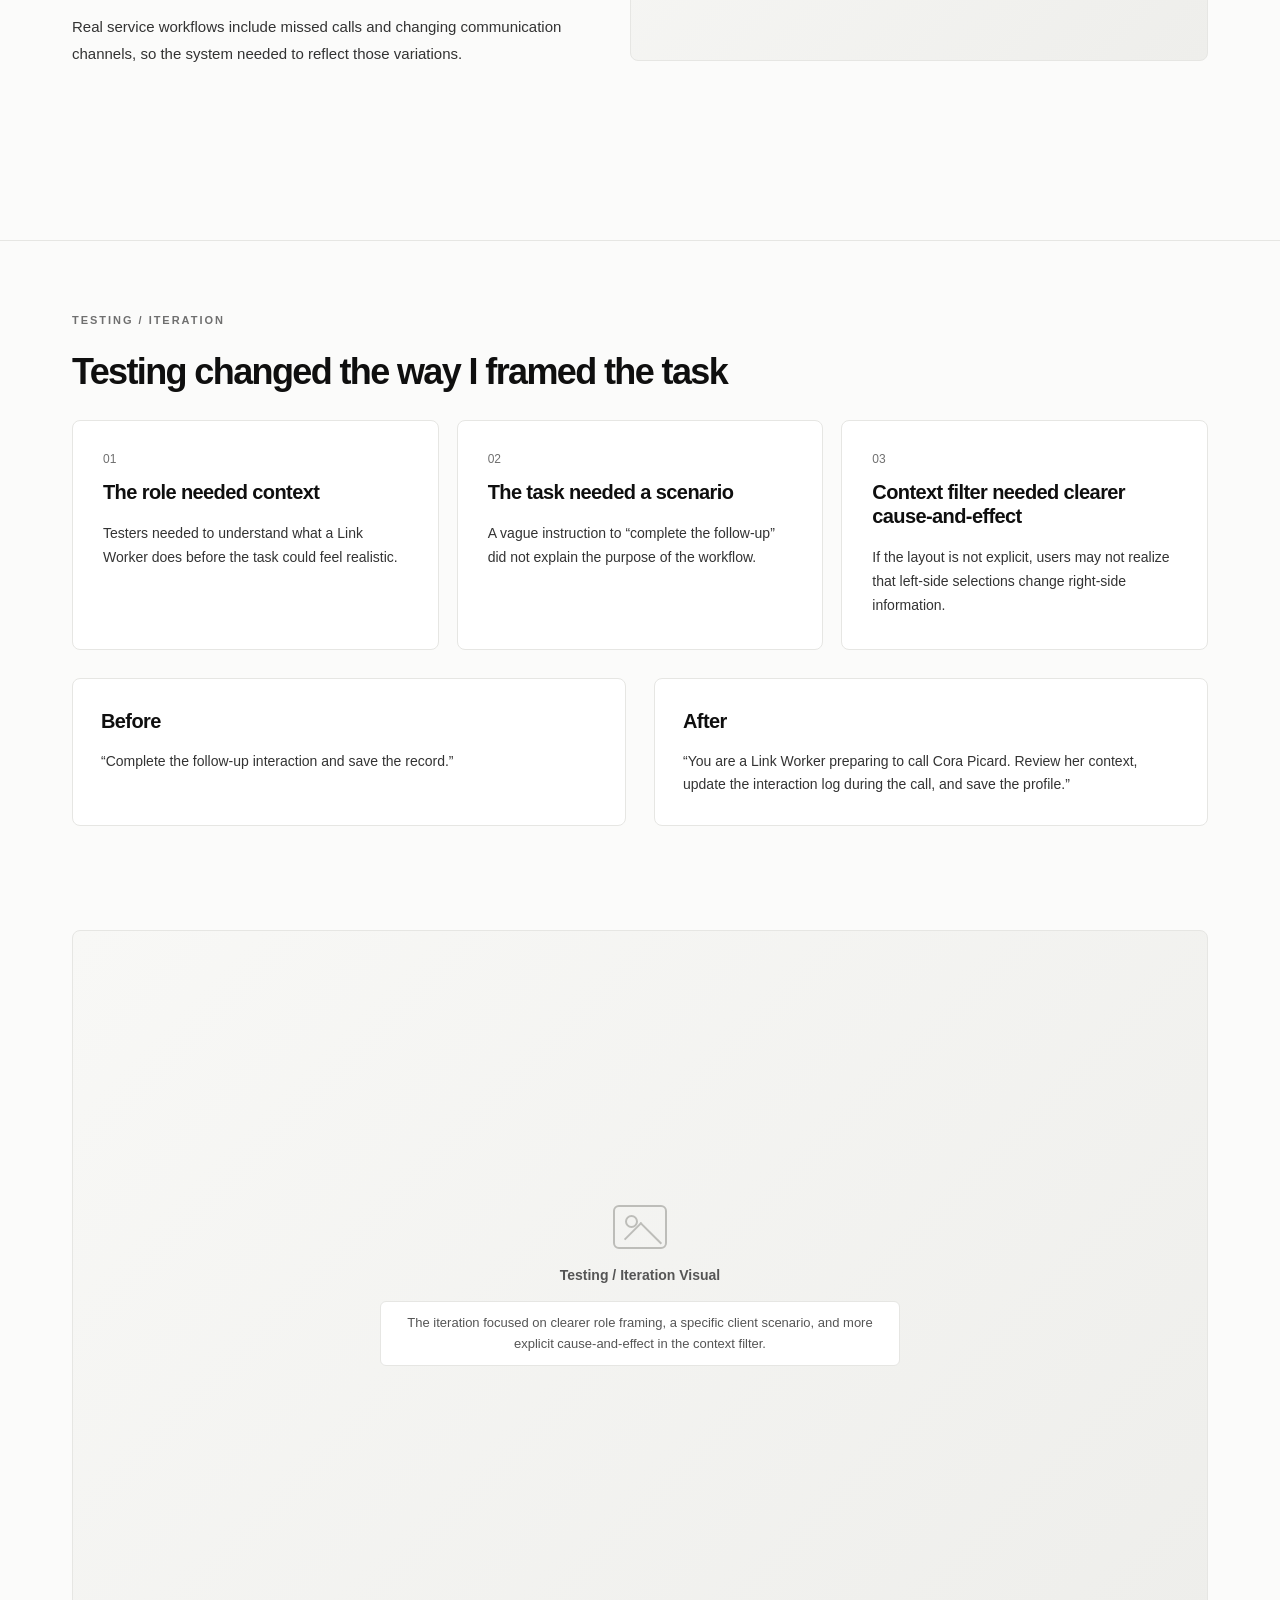
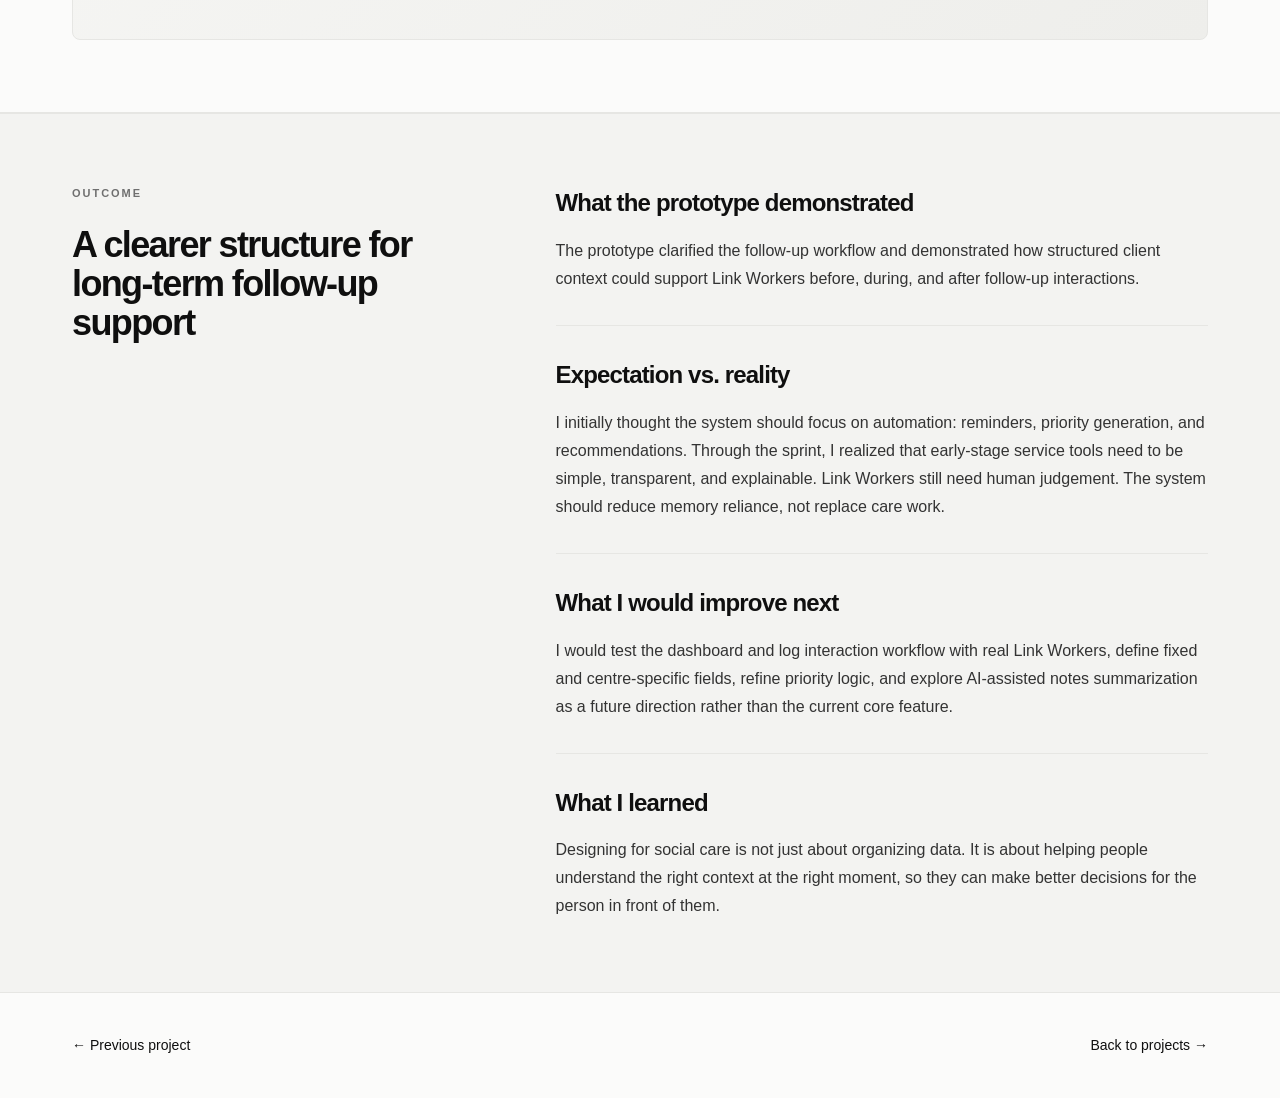
<file: 第二个作品.html>
<!DOCTYPE html>
<html lang="en">
<head>
  <meta charset="UTF-8" />
  <meta name="viewport" content="width=device-width, initial-scale=1.0" />
  <title>LinkLog Case Study — Boyi Tan</title>
  <style>
    :root {
      --bg: #fbfbfa;
      --text: #0f0f0f;
      --muted: #6f6f6f;
      --line: #e6e6e3;
      --soft: #f3f3f1;
      --card: #ffffff;
      --nav-height: 64px;
    }

    * { box-sizing: border-box; margin: 0; padding: 0; }
    html { scroll-behavior: smooth; }
    body {
      font-family: Inter, -apple-system, BlinkMacSystemFont, "Segoe UI", Helvetica, Arial, sans-serif;
      background: var(--bg);
      color: var(--text);
      line-height: 1.45;
      padding-top: var(--nav-height);
      overflow-x: hidden;
    }
    a { color: inherit; text-decoration: none; }

    .nav {
      position: fixed;
      top: 0;
      left: 0;
      right: 0;
      z-index: 100;
      height: var(--nav-height);
      padding: 0 72px;
      display: flex;
      justify-content: space-between;
      align-items: center;
      background: rgba(251, 251, 250, 0.86);
      border-bottom: 1px solid var(--line);
      backdrop-filter: blur(12px);
      -webkit-backdrop-filter: blur(12px);
    }
    .brand { font-size: 15px; font-weight: 600; letter-spacing: -0.02em; }
    .nav-links { display: flex; align-items: center; gap: 44px; color: #555; font-size: 13px; }
    .nav-links a {
      position: relative;
      color: var(--muted);
      transition: color 0.2s;
    }
    .nav-links a::after {
      content: "";
      position: absolute;
      left: 0;
      bottom: -3px;
      width: 0;
      height: 1px;
      background: var(--text);
      transition: width 0.3s cubic-bezier(0.16, 1, 0.3, 1);
    }
    .nav-links a:hover { color: var(--text); }
    .nav-links a:hover::after { width: 100%; }
    .circle-icon { width: 18px; height: 18px; border: 1.5px solid var(--muted); border-radius: 999px; }

    .section { padding: 72px; border-bottom: 1px solid var(--line); }
    .eyebrow {
      font-size: 11px;
      letter-spacing: 0.18em;
      text-transform: uppercase;
      color: var(--muted);
      font-weight: 700;
      margin-bottom: 24px;
    }

    .hero {
      min-height: 620px;
      display: grid;
      grid-template-columns: 1.12fr 1fr;
      gap: 92px;
      align-items: end;
      padding-top: 52px;
    }
    .hero h1 {
      font-size: 76px;
      line-height: 0.95;
      letter-spacing: -0.065em;
      margin-bottom: 20px;
    }
    .hero .subtitle { font-size: 23px; line-height: 1.35; margin-bottom: 44px; }
    .hero .hook { max-width: 660px; font-size: 25px; line-height: 1.48; letter-spacing: -0.025em; }

    .hero-right {
      display: grid;
      gap: 34px;
      align-self: end;
      padding-bottom: 8px;
    }
    .summary-copy {
      max-width: 460px;
      color: #555;
      font-size: 15px;
      line-height: 1.7;
    }
    .project-facts {
      display: grid;
      grid-template-columns: repeat(3, 1fr);
      gap: 22px;
      padding-top: 28px;
      border-top: 1px solid var(--line);
    }
    .fact-label {
      font-size: 11px;
      text-transform: uppercase;
      letter-spacing: 0.14em;
      color: var(--muted);
      font-weight: 700;
      margin-bottom: 8px;
    }
    .fact-text { font-size: 14px; line-height: 1.55; }

    .placeholder {
      width: 100%;
      border: 1px solid var(--line);
      border-radius: 8px;
      background: linear-gradient(135deg, #f8f8f6, #eeeeeb);
      display: flex;
      align-items: center;
      justify-content: center;
      color: #777;
      overflow: hidden;
      padding: 28px;
      text-align: center;
    }
    .placeholder.hero-image { height: 500px; }
    .placeholder.large { aspect-ratio: 16 / 10; min-height: 360px; }
    .placeholder.vertical { min-height: 520px; }
    .placeholder-content {
      max-width: 520px;
      display: grid;
      justify-items: center;
      gap: 16px;
    }
    .placeholder-title {
      font-size: 14px;
      font-weight: 700;
      color: #555;
    }
    .placeholder-note {
      font-size: 13px;
      line-height: 1.65;
      color: #555;
      background: #ffffff;
      border: 1px solid var(--line);
      padding: 10px 12px;
      border-radius: 6px;
    }
    .image-icon {
      width: 54px;
      height: 44px;
      border: 2px solid #bdbdb9;
      border-radius: 6px;
      position: relative;
    }
    .image-icon::before {
      content: "";
      width: 9px;
      height: 9px;
      border: 2px solid #bdbdb9;
      border-radius: 999px;
      position: absolute;
      top: 8px;
      left: 10px;
    }
    .image-icon::after {
      content: "";
      width: 28px;
      height: 22px;
      border-left: 2px solid #bdbdb9;
      border-top: 2px solid #bdbdb9;
      transform: rotate(45deg);
      position: absolute;
      bottom: -6px;
      left: 13px;
    }

    .overview-strip {
      display: grid;
      grid-template-columns: repeat(3, 1fr);
      gap: 52px;
    }
    .overview-block h2 {
      font-size: 28px;
      line-height: 1.1;
      letter-spacing: -0.04em;
      margin-bottom: 20px;
    }
    .overview-block p {
      font-size: 18px;
      line-height: 1.55;
      letter-spacing: -0.015em;
      color: #242424;
    }

    .solution {
      background: var(--soft);
      display: grid;
      grid-template-columns: 0.65fr 1.35fr;
      gap: 90px;
      align-items: center;
    }
    .solution p {
      font-size: 26px;
      line-height: 1.35;
      letter-spacing: -0.035em;
      max-width: 900px;
    }

    .research {
      display: grid;
      grid-template-columns: 0.62fr 1.38fr;
      gap: 96px;
      align-items: start;
    }
    .research h2,
    .testing h2,
    .reflection h2 {
      font-size: 36px;
      line-height: 1.08;
      letter-spacing: -0.045em;
      margin-bottom: 28px;
    }
    .research-copy {
      font-size: 15px;
      line-height: 1.8;
      color: #333;
      max-width: 470px;
    }

    .evidence-grid {
      display: grid;
      grid-template-columns: repeat(3, 1fr);
      gap: 18px;
    }
    .evidence-card {
      background: var(--card);
      border: 1px solid var(--line);
      border-radius: 8px;
      padding: 28px;
      min-height: 200px;
    }
    .evidence-card h3 {
      font-size: 20px;
      line-height: 1.18;
      letter-spacing: -0.03em;
      margin-bottom: 18px;
    }
    .evidence-card p {
      font-size: 14px;
      line-height: 1.7;
      color: #333;
    }

    .quote-grid {
      display: grid;
      grid-template-columns: repeat(2, 1fr);
      gap: 28px;
      margin-top: 28px;
    }
    .quote-card {
      background: var(--card);
      border: 1px solid var(--line);
      border-radius: 8px;
      padding: 42px 36px;
      min-height: 230px;
      display: flex;
      flex-direction: column;
      justify-content: space-between;
    }
    .quote {
      font-size: 25px;
      line-height: 1.3;
      letter-spacing: -0.03em;
      font-weight: 600;
    }
    .quote-source {
      font-size: 12px;
      color: var(--muted);
      margin-top: 32px;
    }

    .insight-pause {
      background: #f3f3f1;
      padding-top: 96px;
      padding-bottom: 96px;
    }
    .insight-pause h2 {
      max-width: 1160px;
      font-size: 52px;
      line-height: 1.08;
      letter-spacing: -0.06em;
    }
    .muted-line { color: #777; }

    .feature-intro {
      display: grid;
      grid-template-columns: 0.8fr 1.2fr;
      gap: 90px;
      align-items: end;
    }
    .feature-intro h2 {
      font-size: 34px;
      line-height: 1.1;
      letter-spacing: -0.04em;
      margin-bottom: 20px;
    }
    .feature-intro p {
      font-size: 17px;
      line-height: 1.7;
      color: #333;
      max-width: 540px;
    }
    .principles {
      display: grid;
      grid-template-columns: repeat(4, 1fr);
      gap: 22px;
    }
    .principle {
      border-top: 1px solid var(--line);
      padding-top: 18px;
      font-size: 14px;
      line-height: 1.55;
      color: #333;
    }

    .feature {
      display: grid;
      grid-template-columns: 1fr 1.15fr;
      gap: 56px;
      align-items: center;
      min-height: 720px;
      border-bottom: 1px solid var(--line);
    }
    .feature.reverse { grid-template-columns: 1.15fr 1fr; }
    .feature-text { max-width: 540px; }
    .feature-number { font-size: 13px; font-weight: 700; margin-bottom: 28px; }
    .feature h3 {
      font-size: 42px;
      line-height: 1.04;
      letter-spacing: -0.055em;
      margin-bottom: 22px;
    }
    .feature p {
      font-size: 16px;
      line-height: 1.75;
      color: #333;
      margin-bottom: 28px;
    }
    .mini-insight {
      border-top: 1px solid var(--line);
      padding-top: 20px;
      margin-top: 30px;
    }
    .mini-insight h4 {
      font-size: 12px;
      letter-spacing: 0.14em;
      text-transform: uppercase;
      color: var(--muted);
      margin-bottom: 12px;
    }
    .mini-insight p { margin: 0; font-size: 15px; }

    .testing { border-bottom: none; padding-bottom: 32px; }
    .insight-cards {
      display: grid;
      grid-template-columns: repeat(3, 1fr);
      gap: 18px;
    }
    .insight-card {
      background: var(--card);
      border: 1px solid var(--line);
      border-radius: 8px;
      padding: 30px;
      min-height: 230px;
    }
    .insight-card .num { color: var(--muted); font-size: 12px; margin-bottom: 12px; }
    .insight-card h3 {
      font-size: 20px;
      line-height: 1.2;
      letter-spacing: -0.03em;
      margin-bottom: 18px;
    }
    .insight-card p { color: #333; font-size: 14px; line-height: 1.7; }

    .before-after {
      display: grid;
      grid-template-columns: 1fr 1fr;
      gap: 28px;
      margin-top: 28px;
    }
    .ba-card {
      background: var(--card);
      border: 1px solid var(--line);
      border-radius: 8px;
      padding: 28px;
    }
    .ba-card h3 {
      font-size: 20px;
      margin-bottom: 14px;
      letter-spacing: -0.03em;
    }
    .ba-card p {
      font-size: 14px;
      line-height: 1.7;
      color: #333;
    }

    .reflection {
      display: grid;
      grid-template-columns: 0.75fr 1.25fr;
      gap: 92px;
      align-items: start;
      border-top: 1px solid var(--line);
      background: var(--soft);
    }
    .reflection-block {
      border-bottom: 1px solid var(--line);
      padding-bottom: 32px;
      margin-bottom: 32px;
    }
    .reflection-block:last-child { border-bottom: none; margin-bottom: 0; padding-bottom: 0; }
    .reflection-block h3 {
      font-size: 24px;
      letter-spacing: -0.035em;
      margin-bottom: 16px;
    }
    .reflection-block p {
      font-size: 16px;
      line-height: 1.75;
      color: #333;
    }

    .bottom-nav {
      padding: 42px 72px;
      display: flex;
      justify-content: space-between;
      font-size: 14px;
    }

    @media (max-width: 980px) {
      .nav, .section, .bottom-nav { padding-left: 24px; padding-right: 24px; }
      .nav-links { gap: 18px; }
      .hero,
      .overview-strip,
      .solution,
      .research,
      .feature-intro,
      .feature,
      .feature.reverse,
      .reflection,
      .quote-grid,
      .principles,
      .insight-cards,
      .evidence-grid,
      .before-after {
        grid-template-columns: 1fr;
        gap: 36px;
      }
      .hero h1 { font-size: 52px; }
      .insight-pause h2 { font-size: 36px; }
      .placeholder.hero-image { height: 320px; }
      .project-facts { grid-template-columns: 1fr; }
    }

    @media (max-width: 680px) {
      .nav-links { gap: 16px; }
      .nav-links a:nth-child(3),
      .nav-links a:nth-child(4) {
        display: none;
      }
      .circle-icon { display: none; }
      .bottom-nav {
        flex-direction: column;
        gap: 18px;
      }
    }
  </style>
</head>

<body>
  <header class="nav">
    <a class="brand" href="index.html#top">Boyi Tan</a>
    <nav class="nav-links">
      <a href="index.html#projects">Projects</a>
      <a href="index.html#about">About</a>
      <a href="index.html#process">Process</a>
      <a href="index.html#resume">Resume</a>
      <span class="circle-icon"></span>
    </nav>
  </header>

  <main>
    <section class="section hero">
      <div>
        <div class="eyebrow">Case Study 02</div>
        <h1>LinkLog</h1>
        <p class="subtitle">Designing Continuity for Long-Term Social Prescribing Follow-ups</p>
        <p class="hook">
          Social prescribing does not end after referral. Link Workers need to understand each older adult’s evolving context across 3-, 6-, and 12-month follow-ups.
        </p>
      </div>

      <div class="hero-right">
        <p class="summary-copy">
          LinkLog explores how a lightweight follow-up support system can help Link Workers prioritize clients, understand context, and document interactions without adding unnecessary documentation burden.
        </p>

        <div class="project-facts">
          <div>
            <div class="fact-label">Timeline</div>
            <div class="fact-text">5-day design sprint<br />3–12 month roadmap</div>
          </div>
          <div>
            <div class="fact-label">Role</div>
            <div class="fact-text">UX Design<br />Service Design<br />Prototype</div>
          </div>
          <div>
            <div class="fact-label">Tools</div>
            <div class="fact-text">Figma<br />FigJam<br />HTML/CSS/JS<br />CSV</div>
          </div>
        </div>
      </div>
    </section>

    <section class="section">
      <div class="placeholder hero-image">
        <div class="placeholder-content">
          <div class="image-icon"></div>
          <div class="placeholder-title">Follow-up Workflow Overview</div>
          <div class="placeholder-note">A system view connecting the priority queue, client profile, context filter, and interaction log into one continuous follow-up workflow.</div>
        </div>
      </div>
    </section>

    <section class="section overview-strip">
      <div class="overview-block">
        <div class="eyebrow">Problem</div>
        <h2>Follow-up context was scattered across spreadsheets, notes, paper records, and memory.</h2>
        <p>Link Workers needed to understand each client’s current situation before reaching out, but the information required to do so was difficult to retrieve quickly.</p>
      </div>

      <div class="overview-block">
        <div class="eyebrow">Direction</div>
        <h2>How might we help Link Workers maintain long-term client context?</h2>
        <p>The design focused on making client history, follow-up status, and next steps visible before, during, and after each interaction.</p>
      </div>

      <div class="overview-block">
        <div class="eyebrow">Challenge</div>
        <h2>Structure the workflow without replacing human judgement.</h2>
        <p>The system needed to support consistency and continuity while remaining flexible enough for different SALC practices.</p>
      </div>
    </section>

    <section class="section solution">
      <div>
        <div class="eyebrow">Solution Preview</div>
      </div>
      <p>
        A follow-up support system that helps Link Workers prioritize clients, prepare with context, log interactions, and maintain continuity across long-term social prescribing journeys.
      </p>
    </section>

    <section class="section">
      <div class="placeholder large">
        <div class="placeholder-content">
          <div class="image-icon"></div>
          <div class="placeholder-title">Solution Preview Screens</div>
          <div class="placeholder-note">Four core screens show how a Link Worker moves from queue triage to client context review, live call logging, and next-step scheduling.</div>
        </div>
      </div>
    </section>

    <section class="section research">
      <div>
        <div class="eyebrow">Research Evidence</div>
        <h2>The service problem was longitudinal, not transactional.</h2>
        <p class="research-copy">
          Based on previous cohort research, service blueprint analysis, workflow mapping, sprint discussion, and prototype critique, our team identified follow-up as a key gap in the Links2Wellbeing service experience.
        </p>
      </div>

      <div class="evidence-grid">
        <div class="evidence-card">
          <h3>Follow-up is ongoing</h3>
          <p>3-, 6-, and 12-month follow-ups require workers to understand how each client’s needs and participation change over time.</p>
        </div>
        <div class="evidence-card">
          <h3>Context is fragmented</h3>
          <p>Client history may live across spreadsheets, notes, paper records, and individual memory, making preparation harder.</p>
        </div>
        <div class="evidence-card">
          <h3>Records need both structure and story</h3>
          <p>Structured fields support consistency, while freeform notes preserve the human context behind each interaction.</p>
        </div>
      </div>
    </section>

    <section class="section research">
      <div>
        <div class="eyebrow">User Voices / Synthesized Concerns</div>
        <h2>What Link Workers needed to know before every follow-up</h2>
        <p class="research-copy">
          These statements represent the kinds of questions the system needed to answer before a worker contacted a client.
        </p>
      </div>

      <div>
        <div class="quote-grid">
          <div class="quote-card">
            <div class="quote">“What is this client’s current situation?”</div>
            <div class="quote-source">— Synthesized follow-up concern</div>
          </div>
          <div class="quote-card">
            <div class="quote">“I need to know whether I already contacted this client.”</div>
            <div class="quote-source">— Synthesized follow-up concern</div>
          </div>
        </div>
      </div>
    </section>

    <section class="section insight-pause">
      <div class="eyebrow">The Insight</div>
      <h2>
        The problem was not simply missing data.<br />
        <span class="muted-line">It was the lack of a clear structure for turning scattered follow-up records into usable client context.</span>
      </h2>
    </section>

    <section class="section feature-intro">
      <div>
        <div class="eyebrow">Design Response</div>
        <h2>Designing continuity before automation</h2>
        <p>
          Instead of designing a fully automated or AI-driven system, I focused on a lightweight structure that supports human judgement while reducing memory reliance.
        </p>
      </div>

      <div class="principles">
        <div class="principle">Simple structure over complex automation</div>
        <div class="principle">Context before action</div>
        <div class="principle">Structured input with space for narrative notes</div>
        <div class="principle">Reduce memory reliance, not human judgement</div>
      </div>
    </section>

    <section class="section feature">
      <div class="feature-text">
        <div class="feature-number">01</div>
        <h3>Priority-Based Follow-up Dashboard</h3>
        <p>
          Link Workers needed to know who required attention first, and why. I designed a dashboard that surfaces overdue follow-ups, due-this-week clients, contact attempts, follow-up type, and priority level.
        </p>
        <div class="mini-insight">
          <h4>Why it matters</h4>
          <p>The dashboard becomes a workflow entry point rather than a database view, helping workers move from “all clients” to “who needs attention now.”</p>
        </div>
      </div>
      <div class="placeholder large">
        <div class="placeholder-content">
          <div class="image-icon"></div>
          <div class="placeholder-title">Priority Dashboard</div>
          <div class="placeholder-note">The dashboard groups overdue, due-this-week, and high-priority clients so workers can start with the most time-sensitive follow-ups.</div>
        </div>
      </div>
    </section>

    <section class="section feature reverse">
      <div class="placeholder large">
        <div class="placeholder-content">
          <div class="image-icon"></div>
          <div class="placeholder-title">Client Profile</div>
          <div class="placeholder-note">A single profile keeps intake details, interaction history, and 3-, 6-, and 12-month follow-up stages visible in one place.</div>
        </div>
      </div>
      <div class="feature-text">
        <div class="feature-number">02</div>
        <h3>Client Profile with Longitudinal Follow-up Tabs</h3>
        <p>
          Social prescribing is a long-term relationship, not a single referral. The client profile organizes intake information, interaction history, and 3-, 6-, and 12-month follow-up stages into one place.
        </p>
        <div class="mini-insight">
          <h4>Why it matters</h4>
          <p>This helps Link Workers understand the client journey before starting a new interaction.</p>
        </div>
      </div>
    </section>

    <section class="section feature">
      <div class="feature-text">
        <div class="feature-number">03</div>
        <h3>Show Client Context Filter</h3>
        <p>
          Too much information can slow preparation, but too little information weakens the follow-up call. The context filter lets Link Workers choose what they need to see, such as hobbies, barriers, program attendance, transportation, and communication preferences.
        </p>
        <div class="mini-insight">
          <h4>Why it matters</h4>
          <p>This supports the real workflow of preparing before a call without forcing every detail onto the screen at once.</p>
        </div>
      </div>
      <div class="placeholder large">
        <div class="placeholder-content">
          <div class="image-icon"></div>
          <div class="placeholder-title">Client Context Filter</div>
          <div class="placeholder-note">Selectable context categories let workers focus on the details relevant to the next conversation without flattening the full client story.</div>
        </div>
      </div>
    </section>

    <section class="section feature reverse">
      <div class="placeholder large">
        <div class="placeholder-content">
          <div class="image-icon"></div>
          <div class="placeholder-title">Log Interaction Workflow</div>
          <div class="placeholder-note">Structured fields, quick tags, narrative notes, and follow-up scheduling work together to keep each interaction usable later.</div>
        </div>
      </div>
      <div class="feature-text">
        <div class="feature-number">04</div>
        <h3>Guided Log Interaction Workflow</h3>
        <p>
          Follow-up notes need structure, but older adults’ experiences cannot be reduced to checkboxes. The log interaction workflow combines structured fields with freeform notes, quick tags, and next-step scheduling.
        </p>
        <div class="mini-insight">
          <h4>Why it matters</h4>
          <p>This balances reporting consistency with the need to preserve the client’s story.</p>
        </div>
      </div>
    </section>

    <section class="section feature">
      <div class="feature-text">
        <div class="feature-number">05</div>
        <h3>Contact Attempts and Reschedule Tracking</h3>
        <p>
          Follow-up is not always a single successful call. The system supports no answer, rescheduled, discontinued, in-person follow-up, and repeated contact attempts.
        </p>
        <div class="mini-insight">
          <h4>Why it matters</h4>
          <p>Real service workflows include missed calls and changing communication channels, so the system needed to reflect those variations.</p>
        </div>
      </div>
      <div class="placeholder large">
        <div class="placeholder-content">
          <div class="image-icon"></div>
          <div class="placeholder-title">Contact Attempt States</div>
          <div class="placeholder-note">Outcome states account for no answer, rescheduled calls, discontinued service, in-person follow-ups, and repeated contact attempts.</div>
        </div>
      </div>
    </section>

    <section class="section testing">
      <div class="eyebrow">Testing / Iteration</div>
      <h2>Testing changed the way I framed the task</h2>

      <div class="insight-cards">
        <div class="insight-card">
          <div class="num">01</div>
          <h3>The role needed context</h3>
          <p>Testers needed to understand what a Link Worker does before the task could feel realistic.</p>
        </div>

        <div class="insight-card">
          <div class="num">02</div>
          <h3>The task needed a scenario</h3>
          <p>A vague instruction to “complete the follow-up” did not explain the purpose of the workflow.</p>
        </div>

        <div class="insight-card">
          <div class="num">03</div>
          <h3>Context filter needed clearer cause-and-effect</h3>
          <p>If the layout is not explicit, users may not realize that left-side selections change right-side information.</p>
        </div>
      </div>

      <div class="before-after">
        <div class="ba-card">
          <h3>Before</h3>
          <p>“Complete the follow-up interaction and save the record.”</p>
        </div>
        <div class="ba-card">
          <h3>After</h3>
          <p>“You are a Link Worker preparing to call Cora Picard. Review her context, update the interaction log during the call, and save the profile.”</p>
        </div>
      </div>
    </section>

    <section class="section">
      <div class="placeholder large">
        <div class="placeholder-content">
          <div class="image-icon"></div>
          <div class="placeholder-title">Testing / Iteration Visual</div>
          <div class="placeholder-note">The iteration focused on clearer role framing, a specific client scenario, and more explicit cause-and-effect in the context filter.</div>
        </div>
      </div>
    </section>

    <section class="section reflection">
      <div>
        <div class="eyebrow">Outcome</div>
        <h2>A clearer structure for long-term follow-up support</h2>
      </div>

      <div>
        <div class="reflection-block">
          <h3>What the prototype demonstrated</h3>
          <p>
            The prototype clarified the follow-up workflow and demonstrated how structured client context could support Link Workers before, during, and after follow-up interactions.
          </p>
        </div>

        <div class="reflection-block">
          <h3>Expectation vs. reality</h3>
          <p>
            I initially thought the system should focus on automation: reminders, priority generation, and recommendations. Through the sprint, I realized that early-stage service tools need to be simple, transparent, and explainable. Link Workers still need human judgement. The system should reduce memory reliance, not replace care work.
          </p>
        </div>

        <div class="reflection-block">
          <h3>What I would improve next</h3>
          <p>
            I would test the dashboard and log interaction workflow with real Link Workers, define fixed and centre-specific fields, refine priority logic, and explore AI-assisted notes summarization as a future direction rather than the current core feature.
          </p>
        </div>

        <div class="reflection-block">
          <h3>What I learned</h3>
          <p>
            Designing for social care is not just about organizing data. It is about helping people understand the right context at the right moment, so they can make better decisions for the person in front of them.
          </p>
        </div>
      </div>
    </section>

    <nav class="bottom-nav">
      <a href="./第一个作品.html">← Previous project</a>
      <a href="index.html#projects">Back to projects →</a>
    </nav>
  </main>
</body>
</html>
</file>
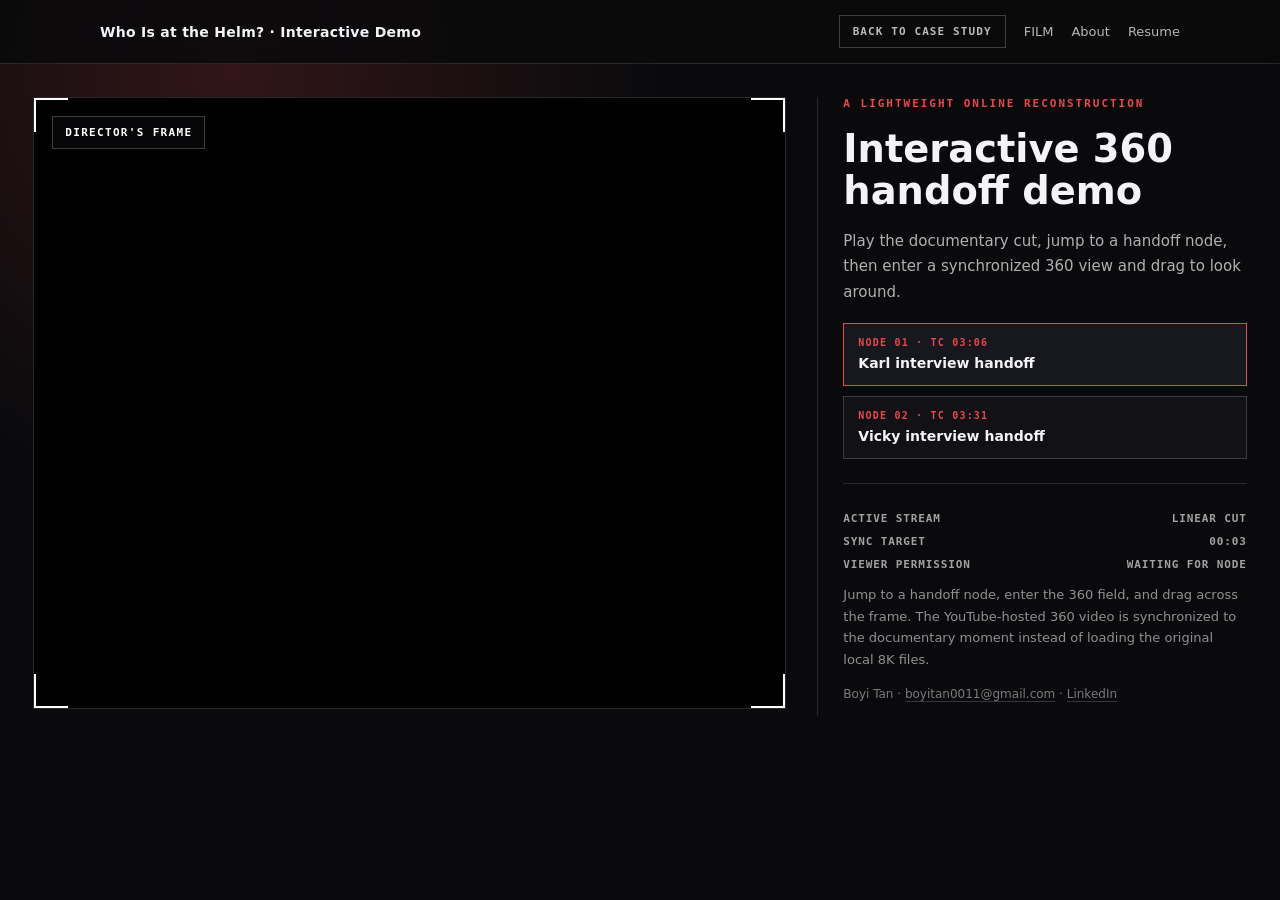
<file: who-is-at-the-helm/interactive-demo.html>
<!DOCTYPE html>
<html lang="en">
<head>
<meta charset="utf-8">
<meta name="viewport" content="width=device-width, initial-scale=1">
<meta name="referrer" content="strict-origin-when-cross-origin">
<title>Who Is at the Helm? Interactive Demo</title>
<link rel="stylesheet" href="../assets/portfolio-nav.css">
<style>
*{box-sizing:border-box}
body{margin:0;background:#0a0a0c;color:#f4f4f6;font-family:Inter,ui-sans-serif,system-ui,-apple-system,BlinkMacSystemFont,"Segoe UI",sans-serif}
button,a{font:inherit}
.shell{min-height:100vh;display:grid;grid-template-rows:auto 1fr;overflow-x:hidden;background:radial-gradient(circle at 18% 8%,rgba(229,72,77,.18),transparent 32%),#0a0a0c}
.topbar{min-height:60px;display:flex;align-items:center;justify-content:space-between;gap:18px;padding:0 clamp(18px,3vw,44px);border-bottom:1px solid rgba(255,255,255,.12);background:rgba(10,10,12,.9);backdrop-filter:blur(10px)}
.brand{font-weight:700;font-size:14px;letter-spacing:.02em}
.demo-links{display:flex;align-items:center;gap:18px;min-width:0;overflow-x:auto;scrollbar-width:none}
.demo-links::-webkit-scrollbar{display:none}
.demo-link{color:rgba(255,255,255,.7);text-decoration:none;font-size:13px;white-space:nowrap}
.demo-link:hover{color:#fff}
.back-link{color:rgba(255,255,255,.72);text-decoration:none;font:700 11px ui-monospace,Menlo,monospace;letter-spacing:.1em;border:1px solid rgba(255,255,255,.22);padding:9px 13px;white-space:nowrap}
.back-link:hover{border-color:#fff;color:#fff}
.stage{width:min(100%,1680px);margin:0 auto;display:grid;grid-template-columns:minmax(640px,1fr) minmax(360px,430px);gap:clamp(22px,2.4vw,40px);padding:clamp(20px,2.6vw,42px);align-items:start}
.viewer{position:relative;height:clamp(460px,68vh,720px);min-height:0;background:#000;border:1px solid rgba(255,255,255,.16);overflow:hidden}
.player-layer{position:absolute;inset:0;background:#000}
.player-layer iframe{width:100%;height:100%;border:0;display:block}
.preload-players{position:absolute;left:-9999px;top:-9999px;width:1px;height:1px;overflow:hidden;opacity:0;pointer-events:none}
.hidden{display:none}
.corner{position:absolute;width:34px;height:34px;pointer-events:none;z-index:5}
.corner.tl{top:0;left:0;border-top:2px solid #fff;border-left:2px solid #fff}
.corner.tr{top:0;right:0;border-top:2px solid #fff;border-right:2px solid #fff}
.corner.bl{bottom:0;left:0;border-bottom:2px solid #fff;border-left:2px solid #fff}
.corner.br{bottom:0;right:0;border-bottom:2px solid #fff;border-right:2px solid #fff}
.pan-layer{position:absolute;inset:0;z-index:8;cursor:grab;touch-action:none;user-select:none}
.pan-layer.dragging{cursor:grabbing}
.mode-badge{position:absolute;left:18px;top:18px;z-index:9;font:700 11px ui-monospace,Menlo,monospace;letter-spacing:.12em;color:#fff;background:rgba(10,10,12,.78);border:1px solid rgba(255,255,255,.22);padding:9px 12px}
.node-button{position:absolute;left:50%;bottom:clamp(76px,9vh,104px);transform:translateX(-50%);z-index:10;border:1px solid rgba(255,255,255,.38);background:#e5484d;color:#fff;padding:13px 18px;font:800 12px ui-monospace,Menlo,monospace;letter-spacing:.1em;cursor:pointer;box-shadow:0 14px 40px rgba(0,0,0,.35)}
.node-button:hover{background:#ff5d62}
.node-button-secondary{background:#111116;border-color:rgba(255,255,255,.5)}
.node-button-secondary:hover{background:#24242c}
.side{min-width:0;border-left:1px solid rgba(255,255,255,.12);padding-left:clamp(22px,2vw,34px);display:flex;flex-direction:column;justify-content:flex-start;gap:24px}
.intro{display:grid;gap:18px}
.eyebrow{font:800 11px ui-monospace,Menlo,monospace;letter-spacing:.18em;color:#e5484d;margin:0}
h1{max-width:11.5em;font-family:Inter,ui-sans-serif,system-ui,-apple-system,BlinkMacSystemFont,"Segoe UI",sans-serif;font-weight:800;font-size:clamp(30px,3vw,44px);line-height:1.08;margin:0;letter-spacing:0;text-wrap:balance}
.lede{max-width:32rem;font-size:15px;line-height:1.52;color:rgba(255,255,255,.68);margin:0}
.controls{display:grid;gap:10px}
.control-button{width:100%;border:1px solid rgba(255,255,255,.18);background:#111116;color:#f4f4f6;text-align:left;padding:13px 14px;cursor:pointer}
.control-button:hover,.control-button.active{border-color:#e5484d;background:#17171e}
.control-kicker{display:block;font:800 10px ui-monospace,Menlo,monospace;letter-spacing:.12em;color:#e5484d;margin-bottom:5px}
.control-title{font-size:14px;font-weight:700}
.status{border-top:1px solid rgba(255,255,255,.12);padding-top:18px}
.status-line{display:flex;justify-content:space-between;gap:16px;margin:10px 0;color:rgba(255,255,255,.62);font:700 11px ui-monospace,Menlo,monospace;letter-spacing:.08em}
.note{font-size:13px;line-height:1.65;color:rgba(255,255,255,.55)}
.contact-line{font-size:12px;line-height:1.7;color:rgba(255,255,255,.46)}
.contact-line a{color:inherit;text-decoration:none;border-bottom:1px solid rgba(255,255,255,.18)}
.contact-line a:hover{color:#fff;border-bottom-color:#fff}
@media(max-width:1120px){
  .stage{grid-template-columns:1fr;max-width:960px}
  .viewer{height:clamp(420px,56vw,620px)}
  .side{border-left:0;border-top:1px solid rgba(255,255,255,.12);padding:24px 0 0}
  h1{max-width:16em;font-size:clamp(32px,5vw,46px)}
}
@media(max-width:640px){
  .topbar{align-items:flex-start;flex-direction:column;padding-top:14px;padding-bottom:14px}
  .demo-links{width:100%;gap:14px}
  .stage{padding:14px}
  .viewer{height:58vh;min-height:330px}
  .node-button{bottom:clamp(76px,13vh,112px);max-width:calc(100% - 48px);white-space:nowrap}
  h1{font-size:clamp(30px,10vw,42px)}
  .status-line{align-items:flex-start;flex-direction:column;gap:4px}
}
</style>
</head>
<body>
<div class="shell">
  <header class="topbar portfolio-nav portfolio-nav-demo portfolio-nav-dark">
    <div class="brand">Who Is at the Helm? · Interactive Demo</div>
    <div class="demo-links">
      <a class="back-link" href="./index.html">BACK TO CASE STUDY</a>
      <a class="demo-link" href="../index.html#film">FILM</a>
      <a class="demo-link" href="../About.html">About</a>
      <a class="demo-link" href="../Boyi_Tan_UX_Designer_Resume.pdf" target="_blank" rel="noopener">Resume</a>
    </div>
  </header>

  <main class="stage">
    <section class="viewer" aria-label="Interactive documentary demo player">
      <div id="linear-layer" class="player-layer">
        <div id="linear-player"></div>
      </div>
      <div id="sphere-layer" class="player-layer hidden">
        <div id="sphere-player"></div>
        <div id="pan-layer" class="pan-layer" aria-label="Drag to look around the 360 scene"></div>
      </div>
      <div id="preload-players" class="preload-players" aria-hidden="true"></div>
      <div class="mode-badge" id="mode-label">DIRECTOR'S FRAME</div>
      <button class="node-button hidden" id="enter-karl-360" data-enter-node="karl">ENTER KARL 360 FIELD</button>
      <button class="node-button hidden" id="enter-katie-360" data-enter-node="katie">ENTER VICKY 360 FIELD</button>
      <button class="node-button node-button-secondary hidden" id="return-linear">RETURN TO LINEAR CUT</button>
      <span class="corner tl"></span><span class="corner tr"></span><span class="corner bl"></span><span class="corner br"></span>
    </section>

    <aside class="side">
      <div class="intro">
        <div class="eyebrow">A LIGHTWEIGHT ONLINE RECONSTRUCTION</div>
        <h1>Interactive 360 handoff demo</h1>
        <p class="lede">Play the documentary cut, jump to a handoff node, then enter a synchronized 360 view and drag to look around.</p>

        <div class="controls" aria-label="Demo cue controls">
          <button class="control-button active" data-node="karl">
            <span class="control-kicker">NODE 01 · TC 03:06</span>
            <span class="control-title">Karl interview handoff</span>
          </button>
          <button class="control-button" data-node="katie">
            <span class="control-kicker">NODE 02 · TC 03:31</span>
            <span class="control-title">Vicky interview handoff</span>
          </button>
        </div>

      </div>

      <div class="status">
        <div class="status-line"><span>ACTIVE STREAM</span><span id="stream-status">LINEAR CUT</span></div>
        <div class="status-line"><span>SYNC TARGET</span><span id="sync-status">00:03</span></div>
        <div class="status-line"><span>VIEWER PERMISSION</span><span id="permission-status">WAITING FOR NODE</span></div>
        <p class="note" id="scene-note">Jump to a handoff node, enter the 360 field, and drag across the frame. The YouTube-hosted 360 video is synchronized to the documentary moment instead of loading the original local 8K files.</p>
        <p class="contact-line">Boyi Tan · <a href="mailto:boyitan0011@gmail.com">boyitan0011@gmail.com</a> · <a href="https://www.linkedin.com/in/boyi-tan-719230285/" target="_blank" rel="noopener">LinkedIn</a></p>
      </div>
    </aside>
  </main>
</div>

<script>
const nodes = {
  karl: { label: 'Karl interview handoff', linearTime: 186, baseTime: 183, windowStart: 186, windowEnd: 210, videoId: 'iUVqCfT_4kg', note: 'The composed interview frame gives way to the room around Karl: lights, crew, and the frame outside the frame.' },
  katie: { label: 'Vicky interview handoff', linearTime: 211, baseTime: 208, windowStart: 210, windowEnd: 230, videoId: 'jYxUw1mAr8U', note: 'The second node shifts from directed lecture-room composition into a 360 field that reveals the production setup.' }
};

const linearVideoId = 'gQwMz0cdapg';
const preloadVideoIds = [...new Set(Object.values(nodes).map((node) => node.videoId))];
const preloaded360Players = {};
const completed360Nodes = new Set();

let linearPlayer;
let spherePlayer;
let preloadedLinearPlayer;
let activeNode = 'karl';
let in360 = false;
let yaw = 0;
let pitch = 0;
let panning = false;
let lastX = 0;
let lastY = 0;

const linearLayer = document.getElementById('linear-layer');
const sphereLayer = document.getElementById('sphere-layer');
const entryButtons = Array.from(document.querySelectorAll('[data-enter-node]'));
const returnButton = document.getElementById('return-linear');
const modeLabel = document.getElementById('mode-label');
const streamStatus = document.getElementById('stream-status');
const syncStatus = document.getElementById('sync-status');
const permissionStatus = document.getElementById('permission-status');
const sceneNote = document.getElementById('scene-note');
const panLayer = document.getElementById('pan-layer');

window.onYouTubeIframeAPIReady = function () {
  linearPlayer = new YT.Player('linear-player', {
    videoId: linearVideoId,
    playerVars: { autoplay: 0, playsinline: 1, controls: 0, disablekb: 1, rel: 0, modestbranding: 1 },
    events: { onReady: handleLinearReady, onStateChange: updateNodeVisibility }
  });

  spherePlayer = new YT.Player('sphere-player', {
    videoId: nodes[activeNode].videoId,
    playerVars: { playsinline: 1, controls: 0, disablekb: 1, fs: 0, iv_load_policy: 3, rel: 0, modestbranding: 1, mute: 1 },
    events: { onReady: handleSphereReady, onStateChange: handleSphereStateChange }
  });

  preloadLinearPlayer();
  preload360Players();
};

function handleLinearReady() {
  selectNode('karl', { autoplay: false });
  window.setInterval(updateNodeVisibility, 500);
}

function handleSphereReady() {
  spherePlayer.mute();
  cue360Video(spherePlayer, nodes[activeNode].videoId, sync360Player());
  primeSphericalView();
}

function handleSphereStateChange(event) {
  if (!in360 || !window.YT) return;
  if (event.data === YT.PlayerState.ENDED) {
    returnToLinearCut({ complete: true });
  }
}

function showButton(button) {
  if (button) button.classList.remove('hidden');
}

function hideButton(button) {
  if (button) button.classList.add('hidden');
}

function getActiveEntryNode(currentTime) {
  return Object.entries(nodes).find(([, node]) => currentTime >= node.windowStart && currentTime < node.windowEnd)?.[0] || null;
}

function selectNode(nodeId, options = {}) {
  const shouldAutoplay = options.autoplay !== false;
  activeNode = nodeId;
  const node = nodes[nodeId];
  const targetSeconds = getNodeStartSeconds(node);
  completed360Nodes.delete(nodeId);
  document.querySelectorAll('[data-node]').forEach((button) => {
    button.classList.toggle('active', button.dataset.node === nodeId);
  });
  if (linearPlayer) {
    try {
      if (shouldAutoplay) {
        if (typeof linearPlayer.seekTo === 'function') {
          linearPlayer.seekTo(node.linearTime, true);
        }
        if (typeof linearPlayer.playVideo === 'function') {
          linearPlayer.playVideo();
        }
      } else if (typeof linearPlayer.cueVideoById === 'function') {
        linearPlayer.cueVideoById({ videoId: linearVideoId, startSeconds: node.linearTime, suggestedQuality: 'hd1080' });
        requestHighQuality(linearPlayer);
      } else if (typeof linearPlayer.seekTo === 'function') {
        linearPlayer.seekTo(node.linearTime, true);
        if (typeof linearPlayer.pauseVideo === 'function') linearPlayer.pauseVideo();
      }
    } catch (error) {}
  }
  cue360Video(spherePlayer, node.videoId, targetSeconds);
  sceneNote.textContent = node.note;
  syncStatus.textContent = formatTime(targetSeconds);
  exit360();
  updateNodeVisibility();
}

function updateNodeVisibility() {
  if (!linearPlayer) return;

  if (in360) {
    entryButtons.forEach(hideButton);
    showButton(returnButton);
    return;
  }

  let currentTime = nodes[activeNode].linearTime;
  try {
    currentTime = linearPlayer.getCurrentTime();
  } catch (error) {}
  const availableNodeId = getActiveEntryNode(currentTime);
  entryButtons.forEach((button) => {
    const nodeId = button.dataset.enterNode;
    const visible = nodeId === availableNodeId && !completed360Nodes.has(nodeId);
    button.classList.toggle('hidden', !visible);
  });
  hideButton(returnButton);

  if (availableNodeId && completed360Nodes.has(availableNodeId)) {
    permissionStatus.textContent = '360 COMPLETE';
  } else if (availableNodeId) {
    permissionStatus.textContent = '360 AVAILABLE';
  } else {
    permissionStatus.textContent = 'WAITING FOR NODE';
  }
}

function enter360(nodeId = activeNode, startSeconds) {
  activeNode = nodeId;
  const node = nodes[activeNode];
  document.querySelectorAll('[data-node]').forEach((button) => {
    button.classList.toggle('active', button.dataset.node === activeNode);
  });
  sceneNote.textContent = node.note;
  in360 = true;
  linearLayer.classList.add('hidden');
  sphereLayer.classList.remove('hidden');
  modeLabel.textContent = 'VIEWER-CONTROLLED 360 FIELD';
  streamStatus.textContent = 'SYNCHRONIZED 360';
  permissionStatus.textContent = 'DRAG TO LOOK';
  entryButtons.forEach(hideButton);
  showButton(returnButton);

  const target = typeof startSeconds === 'number' ? startSeconds : sync360Player();
  if (spherePlayer) {
    if (typeof spherePlayer.loadVideoById === 'function') {
      spherePlayer.loadVideoById({ videoId: node.videoId, startSeconds: target, suggestedQuality: 'highres' });
    } else if (typeof spherePlayer.seekTo === 'function') {
      spherePlayer.seekTo(target, true);
    }
    spherePlayer.mute();
    requestHighQuality(spherePlayer);
    if (typeof spherePlayer.playVideo === 'function') spherePlayer.playVideo();
    window.setTimeout(() => requestHighQuality(spherePlayer), 1200);
  }
  syncStatus.textContent = formatTime(target);
}

function exit360() {
  in360 = false;
  if (spherePlayer && typeof spherePlayer.pauseVideo === 'function') {
    try {
      spherePlayer.pauseVideo();
    } catch (error) {}
  }
  sphereLayer.classList.add('hidden');
  linearLayer.classList.remove('hidden');
  modeLabel.textContent = "DIRECTOR'S FRAME";
  streamStatus.textContent = 'LINEAR CUT';
  hideButton(returnButton);
}

function returnToLinearCut(options = {}) {
  const shouldComplete = options.complete === true;
  if (shouldComplete) {
    completed360Nodes.add(activeNode);
  }
  exit360();
  if (shouldComplete) {
    permissionStatus.textContent = '360 COMPLETE';
  }
  if (linearPlayer && typeof linearPlayer.playVideo === 'function') {
    try {
      linearPlayer.playVideo();
    } catch (error) {}
  }
  updateNodeVisibility();
}

function sync360Player() {
  const node = nodes[activeNode];
  let linearTime = node.linearTime;
  if (linearPlayer && typeof linearPlayer.getCurrentTime === 'function') {
    try {
      linearTime = linearPlayer.getCurrentTime();
    } catch (error) {}
  }
  return Math.max(0, linearTime - node.baseTime);
}

function getNodeStartSeconds(node) {
  return Math.max(0, node.linearTime - node.baseTime);
}

function preload360Players() {
  const mount = document.getElementById('preload-players');
  if (!mount || !window.YT) return;
  preloadVideoIds.forEach((videoId) => {
    if (preloaded360Players[videoId]) return;
    const node = Object.values(nodes).find((item) => item.videoId === videoId);
    const slot = document.createElement('div');
    slot.id = `preload-${videoId}`;
    mount.appendChild(slot);
    preloaded360Players[videoId] = new YT.Player(slot.id, {
      width: '1',
      height: '1',
      videoId,
      playerVars: { autoplay: 0, playsinline: 1, controls: 0, disablekb: 1, fs: 0, rel: 0, modestbranding: 1, mute: 1 },
      events: { onReady: (event) => warmUp360Player(event.target, videoId, node ? getNodeStartSeconds(node) : 0) }
    });
  });
}

function preloadLinearPlayer() {
  const mount = document.getElementById('preload-players');
  if (!mount || !window.YT || preloadedLinearPlayer) return;
  const slot = document.createElement('div');
  slot.id = 'preload-linear-cut';
  mount.appendChild(slot);
  preloadedLinearPlayer = new YT.Player(slot.id, {
    width: '1',
    height: '1',
    videoId: linearVideoId,
    playerVars: { autoplay: 0, playsinline: 1, controls: 0, disablekb: 1, fs: 0, rel: 0, modestbranding: 1, mute: 1 },
    events: { onReady: (event) => warmUpLinearPlayer(event.target) }
  });
}

function warmUpLinearPlayer(player) {
  const startSeconds = Math.max(0, nodes.karl.linearTime - 2);
  cueLinearVideo(player, startSeconds);
  window.setTimeout(() => {
    try {
      player.mute();
      player.playVideo();
      window.setTimeout(() => {
        player.pauseVideo();
        cueLinearVideo(player, nodes.karl.linearTime);
        requestHighQuality(player);
      }, 900);
    } catch (error) {}
  }, 350);
}

function warmUp360Player(player, videoId, startSeconds = 0) {
  cue360Video(player, videoId, startSeconds);
  window.setTimeout(() => {
    try {
      player.mute();
      player.playVideo();
      window.setTimeout(() => {
        player.pauseVideo();
        requestHighQuality(player);
      }, 900);
    } catch (error) {}
  }, 350);
}

function cue360Video(player, videoId, startSeconds) {
  if (!player || typeof player.cueVideoById !== 'function') return;
  try {
    player.mute();
    player.cueVideoById({ videoId, startSeconds, suggestedQuality: 'highres' });
    requestHighQuality(player);
  } catch (error) {}
}

function cueLinearVideo(player, startSeconds) {
  if (!player || typeof player.cueVideoById !== 'function') return;
  try {
    player.mute();
    player.cueVideoById({ videoId: linearVideoId, startSeconds, suggestedQuality: 'hd1080' });
    requestHighQuality(player);
  } catch (error) {}
}

function requestHighQuality(player) {
  if (!player || typeof player.setPlaybackQuality !== 'function') return;
  try {
    player.setPlaybackQuality('highres');
    window.setTimeout(() => player.setPlaybackQuality('highres'), 700);
    window.setTimeout(() => player.setPlaybackQuality('hd1080'), 1500);
  } catch (error) {}
}

function primeSphericalView() {
  if (!spherePlayer || typeof spherePlayer.setSphericalProperties !== 'function') return;
  try {
    spherePlayer.setSphericalProperties({ yaw, pitch, enableOrientationSensor: false });
  } catch (error) {}
}

function applyPan(deltaX, deltaY) {
  if (!spherePlayer || typeof spherePlayer.setSphericalProperties !== 'function') return;
  yaw = ((yaw + deltaX * 0.16) % 360 + 360) % 360;
  pitch = Math.max(-85, Math.min(85, pitch + deltaY * 0.16));
  try {
    spherePlayer.setSphericalProperties({ yaw, pitch, enableOrientationSensor: false });
  } catch (error) {}
}

function formatTime(value) {
  const seconds = Math.max(0, Math.round(value));
  const mins = String(Math.floor(seconds / 60)).padStart(2, '0');
  const secs = String(seconds % 60).padStart(2, '0');
  return `${mins}:${secs}`;
}

document.querySelectorAll('[data-node]').forEach((button) => {
  button.addEventListener('click', () => selectNode(button.dataset.node));
});

entryButtons.forEach((button) => {
  button.addEventListener('click', () => {
    if (!in360) {
      enter360(button.dataset.enterNode);
    }
  });
});

returnButton.addEventListener('click', () => {
  if (in360) {
    returnToLinearCut({ complete: false });
  }
});

panLayer.addEventListener('pointerdown', (event) => {
  event.preventDefault();
  panning = true;
  lastX = event.clientX;
  lastY = event.clientY;
  panLayer.classList.add('dragging');
  panLayer.setPointerCapture?.(event.pointerId);
});

window.addEventListener('pointermove', (event) => {
  if (!panning) return;
  event.preventDefault();
  applyPan(event.clientX - lastX, event.clientY - lastY);
  lastX = event.clientX;
  lastY = event.clientY;
});

window.addEventListener('pointerup', () => {
  panning = false;
  panLayer.classList.remove('dragging');
});

window.addEventListener('pointercancel', () => {
  panning = false;
  panLayer.classList.remove('dragging');
});
</script>
<script src="https://www.youtube.com/iframe_api"></script>
</body>
</html>
</file>
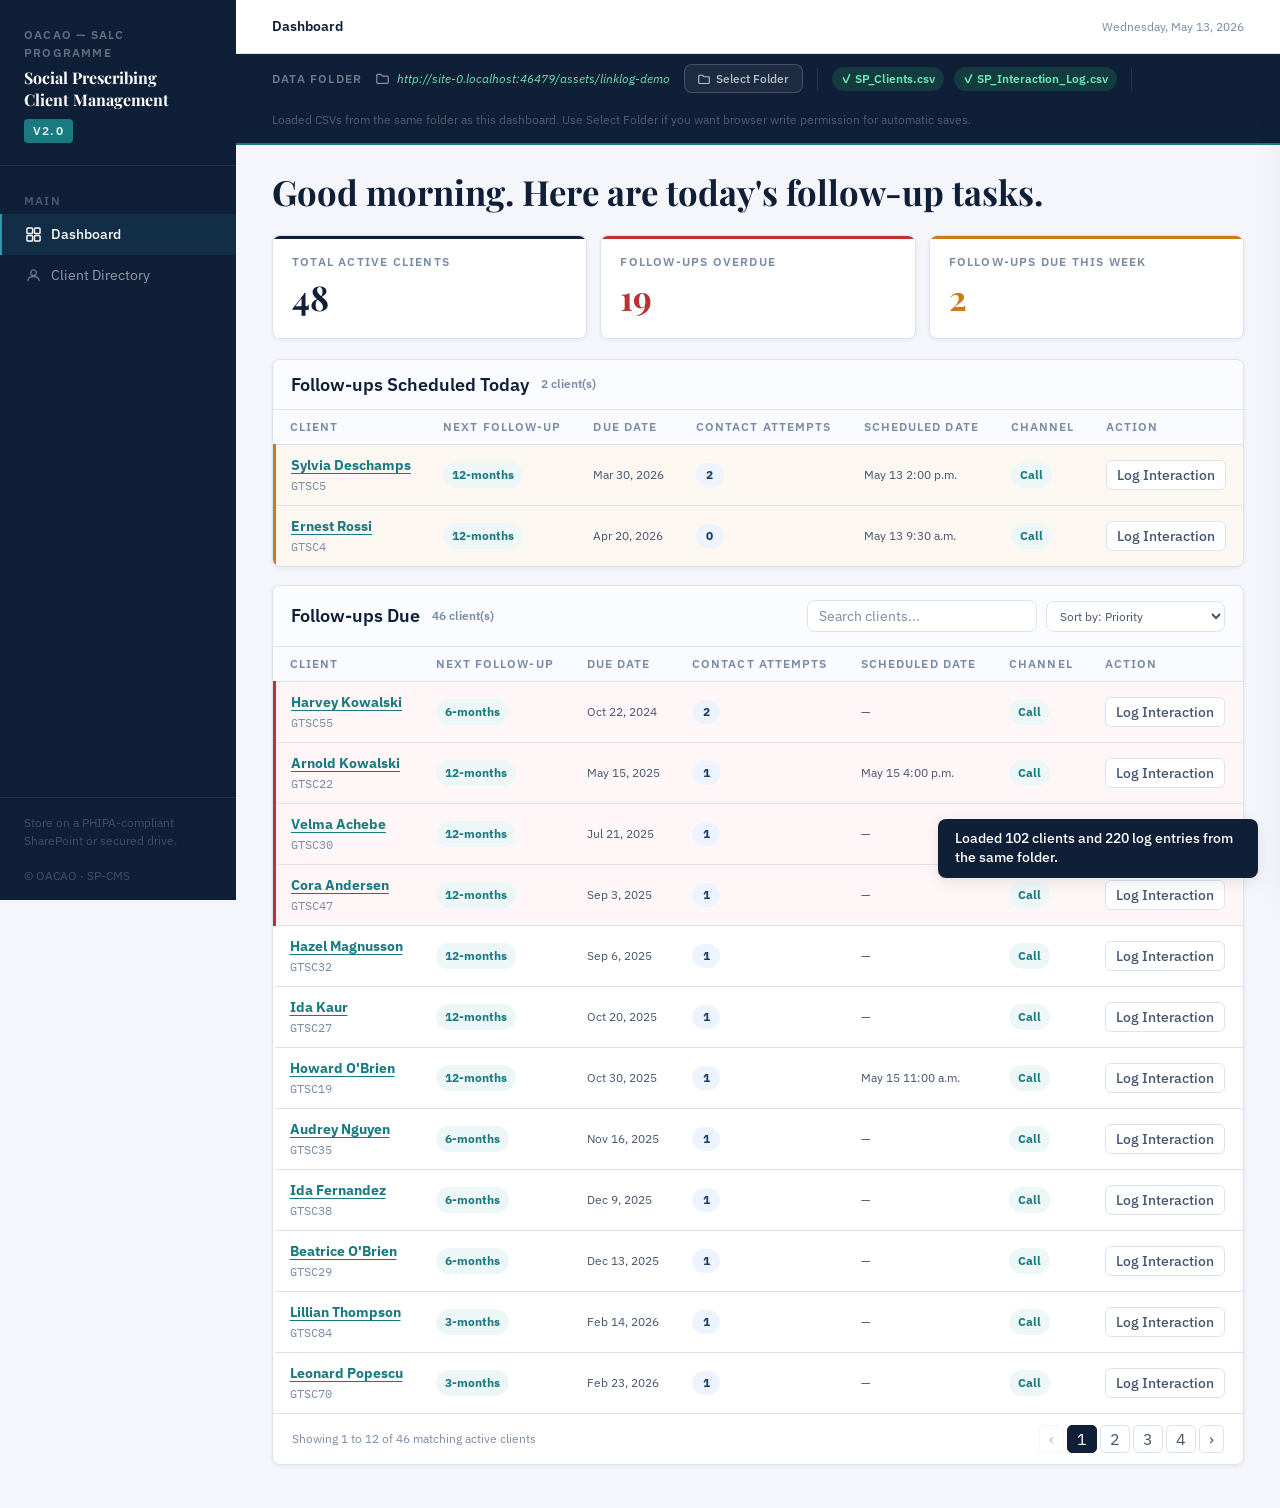
<file: assets/linklog-demo/SP_Dashboard_Followup_Merged_v69_filter_v68_style.html>
<!DOCTYPE html>

<html lang="en">
<head>
<meta charset="utf-8"/>
<meta content="width=device-width, initial-scale=1.0" name="viewport"/>
<title>Social Prescribing CMS — OACAO</title>
<link href="https://fonts.googleapis.com" rel="preconnect"/>
<link href="https://fonts.googleapis.com/css2?family=Playfair+Display:wght@600;700&amp;family=IBM+Plex+Sans:wght@300;400;500;600&amp;family=IBM+Plex+Mono:wght@400;500&amp;display=swap" rel="stylesheet"/>
<style>
:root{--navy:#0f1f38;--navy-mid:#1c3557;--navy-soft:#e8edf4;--teal:#1a7a82;--teal-mid:#239da8;--teal-soft:#e0f4f5;--amber:#c97d1a;--amber-soft:#fef3e2;--red:#b83333;--red-soft:#fdeaea;--green:#1f7a54;--green-soft:#e3f5ec;--purple:#5b4fcf;--purple-soft:#ede9ff;--slate:#455570;--muted:#7a8ba8;--rule:#dde3ee;--bg:#f4f6fb;--surface:#fff;--serif:'Playfair Display',Georgia,serif;--sans:'IBM Plex Sans',system-ui,sans-serif;--mono:'IBM Plex Mono',monospace;--r:8px;--sh:0 1px 4px rgba(15,31,56,.07);--shm:0 4px 16px rgba(15,31,56,.1)}
*,*::before,*::after{box-sizing:border-box;margin:0;padding:0}
body{font-family:var(--sans);background:var(--bg);color:var(--navy);min-height:100vh;font-size:14px;line-height:1.5}
.layout{display:flex;min-height:100vh}
/* SIDEBAR */
.sidebar{width:236px;flex-shrink:0;background:var(--navy);display:flex;flex-direction:column;position:sticky;top:0;height:100vh}
.sb-brand{padding:26px 24px 22px;border-bottom:1px solid rgba(255,255,255,.08)}
.sb-eye{font-size:10px;font-weight:500;letter-spacing:.15em;text-transform:uppercase;color:rgba(255,255,255,.35);margin-bottom:5px}
.sb-name{font-family:var(--serif);font-size:16px;color:#fff;line-height:1.35}
.sb-tag{display:inline-block;margin-top:9px;padding:3px 9px;background:var(--teal);color:rgba(255,255,255,.9);font-size:10px;font-weight:600;letter-spacing:.1em;text-transform:uppercase;border-radius:4px}
.nav{flex:1;padding:14px 0;overflow-y:auto}
.nav-lbl{padding:12px 24px 4px;font-size:10px;font-weight:600;letter-spacing:.12em;text-transform:uppercase;color:rgba(255,255,255,.25)}
.nav-item{display:flex;align-items:center;gap:10px;padding:10px 24px;font-size:13px;color:rgba(255,255,255,.55);cursor:pointer;border-left:2px solid transparent;transition:all .15s;user-select:none}
.nav-item:hover{color:rgba(255,255,255,.88);background:rgba(255,255,255,.05)}
.nav-item.active{color:#fff;font-weight:500;border-left-color:var(--teal-mid);background:rgba(35,157,168,.12)}
.ni{width:15px;height:15px;flex-shrink:0;opacity:.65}
.nav-item.active .ni{opacity:1}
.sb-foot{padding:16px 24px;border-top:1px solid rgba(255,255,255,.08);font-size:11px;color:rgba(255,255,255,.22);line-height:1.7}
/* MAIN */
.main{flex:1;overflow-x:hidden;display:flex;flex-direction:column}
.topbar{background:var(--surface);border-bottom:1px solid var(--rule);padding:0 36px;height:54px;display:flex;align-items:center;justify-content:space-between;position:sticky;top:0;z-index:100;flex-shrink:0}
.tb-title{font-size:15px;font-weight:600}
.tb-right{display:flex;align-items:center;gap:10px}
.tb-date{font-size:12px;color:var(--muted)}
/* CONNECT BAR */
.connect-bar{background:var(--navy);border-bottom:2px solid var(--teal);padding:10px 36px;display:flex;align-items:center;gap:14px;flex-wrap:wrap;flex-shrink:0}
.cb-lbl{font-size:10px;font-weight:600;letter-spacing:.12em;text-transform:uppercase;color:rgba(255,255,255,.4);white-space:nowrap}
.cb-btn{display:inline-flex;align-items:center;gap:6px;padding:6px 13px;font-family:var(--sans);font-size:12px;font-weight:500;border:1px solid rgba(255,255,255,.18);border-radius:var(--r);background:rgba(255,255,255,.06);color:rgba(255,255,255,.7);cursor:pointer;transition:all .15s;white-space:nowrap}
.cb-btn:hover{background:rgba(255,255,255,.12);border-color:rgba(255,255,255,.38);color:#fff}
.cb-btn.connected{background:rgba(31,122,84,.25);border-color:var(--green);color:#6ee7b7}
.cb-div{width:1px;height:22px;background:rgba(255,255,255,.1)}
.cb-hint{font-size:11px;color:rgba(255,255,255,.28);line-height:1.5}
.save-ind{display:flex;align-items:center;gap:6px;font-size:11px;font-weight:500;padding:4px 10px;border-radius:var(--r);opacity:0;transition:opacity .3s;margin-left:auto;white-space:nowrap}
.save-ind.saving{opacity:1;background:rgba(201,125,26,.15);color:#f4a940}
.save-ind.saved{opacity:1;background:rgba(31,122,84,.18);color:#6ee7b7}
.save-ind.error{opacity:1;background:rgba(184,51,51,.18);color:#fca5a5}
/* BROWSER WARN */
.bwarn{background:var(--amber-soft);border:1px solid var(--amber);border-radius:var(--r);padding:10px 16px;margin:16px 36px 0;font-size:12px;color:var(--amber);display:none;align-items:center;gap:10px}
.bwarn.show{display:flex}
/* PAGE */
.page{padding:26px 36px;display:none;flex:1}
.page.active{display:block}
.ph{margin-bottom:22px;display:flex;align-items:flex-end;justify-content:space-between}
.pt{font-family:var(--serif);font-size:25px;color:var(--navy);line-height:1.2}
.ps{font-size:12px;color:var(--muted);margin-top:3px}
/* KPI */
.kpi-grid{display:grid;grid-template-columns:repeat(3,1fr);gap:13px;margin-bottom:20px}
.kc{background:var(--surface);border:1px solid var(--rule);border-radius:var(--r);padding:17px 19px;position:relative;overflow:hidden;box-shadow:var(--sh);transition:box-shadow .15s,transform .15s}
.kc:hover{box-shadow:var(--shm);transform:translateY(-1px)}
.kc::after{content:'';position:absolute;top:0;left:0;right:0;height:3px;border-radius:var(--r) var(--r) 0 0}
.kn::after{background:var(--navy)}.kt::after{background:var(--teal-mid)}.kr::after{background:var(--red)}.ka::after{background:var(--amber)}.kg::after{background:var(--green)}.kp::after{background:var(--purple)}
.kl{font-size:10px;font-weight:600;letter-spacing:.1em;text-transform:uppercase;color:var(--muted);margin-bottom:9px}
.kv{font-family:var(--serif);font-size:34px;line-height:1}
.kn .kv{color:var(--navy)}.kt .kv{color:var(--teal)}.kr .kv{color:var(--red)}.ka .kv{color:var(--amber)}.kg .kv{color:var(--green)}.kp .kv{color:var(--purple)}
.ks{font-size:11px;color:var(--muted);margin-top:7px}
/* GRID */
.g2{display:grid;grid-template-columns:1.6fr 1fr;gap:17px;margin-bottom:17px}
.g2e{display:grid;grid-template-columns:1fr 1fr;gap:17px;margin-bottom:17px}
.g3{display:grid;grid-template-columns:repeat(3,1fr);gap:17px;margin-bottom:17px}
.g4{display:grid;grid-template-columns:repeat(4,1fr);gap:17px;margin-bottom:17px}
.fr{margin-bottom:17px}
/* PANEL */
.panel{background:var(--surface);border:1px solid var(--rule);border-radius:var(--r);overflow:hidden;box-shadow:var(--sh)}
.queue-stack{display:grid;gap:18px}
#priority-list{display:grid;gap:18px}
.queue-card{background:var(--surface);border:1px solid var(--rule);border-radius:var(--r);overflow:hidden;box-shadow:var(--sh)}
.ph2{display:flex;align-items:center;justify-content:space-between;padding:13px 19px;border-bottom:1px solid var(--rule)}
.ptl{font-size:13px;font-weight:600;color:var(--navy)}
.ptsub{font-size:11px;color:var(--muted);margin-top:1px}
/* SECTION HEADER inside panel */
.sec-hdr{padding:8px 19px 6px;background:#fafbfe;border-bottom:1px solid var(--rule);font-size:10px;font-weight:600;letter-spacing:.1em;text-transform:uppercase;color:var(--muted);display:flex;align-items:center;gap:8px}
.sec-dot{width:7px;height:7px;border-radius:50%;flex-shrink:0}
/* BADGES */
.badge{padding:2px 8px;border-radius:20px;font-size:11px;font-weight:600}
.b-red{background:var(--red-soft);color:var(--red)}.b-teal{background:var(--teal-soft);color:var(--teal)}.b-green{background:var(--green-soft);color:var(--green)}.b-amber{background:var(--amber-soft);color:var(--amber)}.b-navy{background:var(--navy-soft);color:var(--navy)}.b-purple{background:var(--purple-soft);color:var(--purple)}

.queue-section-title{padding:11px 19px;background:#fafbfe;border-top:1px solid var(--rule);border-bottom:1px solid var(--rule);font-size:11px;font-weight:700;letter-spacing:.08em;text-transform:uppercase;color:var(--navy);display:flex;align-items:center;justify-content:space-between}
.queue-section-title:first-child{border-top:0}
.queue-count{font-size:11px;color:var(--muted);font-weight:600;text-transform:none;letter-spacing:0}
/* TABLE */
.dt{width:100%;border-collapse:collapse}
.dt th{padding:8px 15px;text-align:left;font-size:10px;font-weight:600;letter-spacing:.09em;text-transform:uppercase;color:var(--muted);background:#fafbfe;border-bottom:1px solid var(--rule);white-space:nowrap}
.dt td{padding:10px 15px;font-size:12.5px;border-bottom:1px solid var(--rule);vertical-align:middle;color:var(--slate)}
.dt tr:last-child td{border-bottom:none}
.dt tbody tr:hover td{background:#f8fafd}
.cn{font-weight:500;color:var(--navy);font-size:13px}
.cm{font-size:11px;color:var(--muted);margin-top:1px;font-family:var(--mono)}
/* PILLS */
.pill{display:inline-flex;align-items:center;padding:3px 8px;border-radius:20px;font-size:11px;font-weight:600;white-space:nowrap}
.p-ov{background:var(--red-soft);color:var(--red)}.p-td{background:var(--amber-soft);color:var(--amber)}.p-ok{background:var(--green-soft);color:var(--green)}.p-na{background:#f1f4fa;color:var(--muted)}
.p-act{background:var(--teal-soft);color:var(--teal)}.p-grad{background:var(--green-soft);color:var(--green)}.p-with{background:#f1f4fa;color:var(--muted)}.p-hold{background:var(--amber-soft);color:var(--amber)}
.p-3m{background:#fce7f3;color:#be185d}.p-3p{background:var(--amber-soft);color:var(--amber)}.p-6p{background:var(--teal-soft);color:var(--teal)}.p-12p{background:var(--green-soft);color:var(--green)}
.p-red{background:var(--red-soft);color:var(--red)}.p-amber{background:var(--amber-soft);color:var(--amber)}.p-gray{background:#f1f4fa;color:var(--muted)}.p-complete{background:var(--green-soft);color:var(--green)}
/* BUTTONS */
.bsm{padding:5px 10px;border-radius:6px;border:1px solid var(--rule);background:var(--surface);font-family:var(--sans);font-size:11px;font-weight:500;color:var(--slate);cursor:pointer;transition:all .15s}
.bsm:hover{background:var(--navy);color:#fff;border-color:var(--navy)}
.btn{padding:8px 17px;border-radius:var(--r);border:none;font-family:var(--sans);font-size:13px;font-weight:500;cursor:pointer;transition:all .15s}
.bp{background:var(--navy);color:#fff}.bp:hover{background:var(--navy-mid)}.bg{background:var(--rule);color:var(--slate)}.bg:hover{background:#c8d0df}
input,select,textarea{font-family:var(--sans)}
.input,.select,.textarea{width:100%;border:1px solid var(--rule);border-radius:var(--r);background:#fff;color:var(--navy);padding:9px 11px;outline:none;font-size:14px;line-height:1.35;box-shadow:none}
.input:focus,.select:focus,.textarea:focus{border-color:var(--teal-mid);box-shadow:0 0 0 3px rgba(28,132,143,.1)}
.select{appearance:auto;-webkit-appearance:auto}
.textarea{resize:vertical}

/* BREAKDOWN */
.bkd{padding:6px 0}
.bkr{display:flex;align-items:center;gap:11px;padding:8px 19px}
.bkl{font-size:12px;color:var(--slate);width:88px;flex-shrink:0}
.bkt{flex:1;height:5px;background:var(--rule);border-radius:4px;overflow:hidden}
.bkf{height:100%;border-radius:4px;transition:width .6s}
.bkn{font-size:12px;font-weight:600;color:var(--navy);width:28px;text-align:right;font-family:var(--mono)}
.bkp{font-size:11px;color:var(--muted);width:34px;text-align:right}
/* DONUT */
.dsec{display:flex;align-items:center;justify-content:center;gap:20px;padding:14px 19px 20px}
.dleg{display:flex;flex-direction:column;gap:8px}
.dlr{display:flex;align-items:center;gap:8px;font-size:12px;color:var(--slate)}
.dls{width:9px;height:9px;border-radius:2px;flex-shrink:0}
.dlv{font-weight:600;color:var(--navy);margin-left:auto;padding-left:10px;font-family:var(--mono);font-size:11px}
/* BAR CHART */
.bch{display:flex;align-items:flex-end;gap:9px;height:96px;padding:14px 19px 6px}
.bcol{flex:1;display:flex;flex-direction:column;align-items:center;gap:3px}
.bbar{width:100%;border-radius:3px 3px 0 0;transition:height .5s;position:relative;min-height:0}
.bbar:hover{filter:brightness(1.1)}
.blbl{font-size:10px;color:var(--muted);text-align:center;white-space:nowrap}
/* FEED */
.feed{overflow-y:auto}
.fi{display:flex;gap:11px;padding:10px 19px;border-bottom:1px solid var(--rule)}
.fi:last-child{border-bottom:none}
.fdot{width:7px;height:7px;border-radius:50%;flex-shrink:0;margin-top:4px}
.dg{background:var(--green)}.da{background:var(--amber)}.dr{background:var(--red)}.dm{background:var(--muted)}
.fb{flex:1}
.ft{font-size:12px;color:var(--slate);line-height:1.5}
.ft strong{color:var(--navy);font-weight:500}
.ftm{font-size:10px;color:var(--muted);margin-top:2px;font-family:var(--mono)}
/* STAT ROW */
.sr{display:flex;align-items:center;justify-content:space-between;padding:10px 19px;border-bottom:1px solid var(--rule);font-size:13px}
.sr:last-child{border-bottom:none}
.srl{color:var(--slate)}.srv{font-weight:600;color:var(--navy);font-family:var(--mono)}
/* EMPTY */
.empty{text-align:center;padding:36px 20px;color:var(--muted);font-size:13px}
.et{font-weight:500;color:var(--slate);margin-bottom:3px}
/* MODAL */
.overlay{display:none;position:fixed;inset:0;background:rgba(15,31,56,.5);backdrop-filter:blur(2px);z-index:500;align-items:center;justify-content:center}
.overlay.open{display:flex}
.modal{background:var(--surface);border-radius:12px;padding:26px;width:460px;max-width:95vw;max-height:90vh;overflow-y:auto;box-shadow:0 20px 60px rgba(15,31,56,.25);animation:mIn .2s ease}
@keyframes mIn{from{transform:translateY(14px);opacity:0}to{transform:none;opacity:1}}
.mtl{font-family:var(--serif);font-size:20px;margin-bottom:3px}
.msb{font-size:12px;color:var(--muted);margin-bottom:20px}
.fr2{margin-bottom:13px}
.fl{display:block;font-size:10px;font-weight:600;letter-spacing:.1em;text-transform:uppercase;color:var(--muted);margin-bottom:4px}
.fc{width:100%;padding:8px 10px;border:1px solid var(--rule);border-radius:var(--r);font-family:var(--sans);font-size:13px;color:var(--navy);background:var(--surface);outline:none;transition:border-color .15s}
.fc:focus{border-color:var(--teal-mid);box-shadow:0 0 0 3px rgba(35,157,168,.1)}
.fgrid{display:grid;grid-template-columns:1fr 1fr;gap:11px}
.fa{display:flex;gap:9px;margin-top:20px}
.fa .btn{flex:1}

.history-row.clickable{cursor:pointer;border-radius:10px;padding-left:10px;padding-right:10px;transition:background .15s, box-shadow .15s}
.history-row.clickable:hover{background:#f8fbff;box-shadow:inset 0 0 0 1px var(--rule)}
.interaction-detail-modal{width:560px;max-width:94vw;background:#fff}
.detail-head{display:flex;align-items:center;justify-content:space-between;gap:14px;border-bottom:1px solid var(--rule);padding-bottom:14px;margin-bottom:16px}
.detail-title{font-size:18px;font-weight:800;color:var(--navy)}
.detail-latest{background:var(--green-soft);color:var(--green);border-radius:999px;padding:5px 12px;font-size:12px;font-weight:700}
.detail-list{display:grid;gap:12px}
.detail-row{display:grid;grid-template-columns:1.15fr 1.6fr;gap:12px;align-items:start;font-size:14px}
.detail-label{font-weight:700;color:var(--slate)}
.detail-value{color:var(--slate);line-height:1.55}
.detail-notes{grid-template-columns:1fr}
.detail-notes .detail-value{background:#fbfcff;border:1px solid var(--rule);border-radius:10px;padding:12px;margin-top:6px}
.detail-section-space{height:8px}
.detail-tags{display:grid;gap:8px}
.detail-tag-row{display:grid;grid-template-columns:140px 1fr;gap:8px;align-items:start}
.detail-schedule{border-top:1px solid var(--rule);padding-top:16px;margin-top:6px}
.detail-close{border:0;background:#eef3f8;color:var(--navy);border-radius:999px;width:30px;height:30px;font-size:18px;cursor:pointer}


.detail-actions{display:flex;gap:8px;align-items:center;margin-left:auto}
.detail-edit-btn{border:1px solid var(--rule);background:#fff;color:var(--navy);border-radius:10px;padding:8px 13px;font-weight:700;cursor:pointer}
.detail-edit-btn.primary{background:var(--navy);color:#fff;border-color:var(--navy)}
.detail-edit-btn.danger{background:#fff;color:var(--red);border-color:#f0b8b8}.detail-edit-btn.danger:hover{background:#fff5f5}
.detail-edit-grid{display:grid;gap:10px}
.detail-edit-grid label{font-weight:700;color:var(--slate);font-size:12px}
.detail-edit-grid input,.detail-edit-grid select,.detail-edit-grid textarea{width:100%;box-sizing:border-box;padding:9px 10px;border:1px solid var(--rule);border-radius:10px;font-family:var(--sans);font-size:13px;color:var(--navy);background:#fff}
.detail-edit-grid textarea{min-height:92px;resize:vertical}

/* TOAST */
.toast{position:fixed;bottom:22px;right:22px;background:var(--navy);color:#fff;padding:10px 17px;border-radius:var(--r);font-size:13px;font-weight:500;box-shadow:var(--shm);transform:translateY(70px);opacity:0;transition:all .3s cubic-bezier(.34,1.4,.64,1);z-index:9999;max-width:320px;line-height:1.4}
.toast.show{transform:none;opacity:1}
/* PAGINATION */
.pg{display:flex;align-items:center;justify-content:space-between;padding:11px 19px;border-top:1px solid var(--rule);font-size:12px;color:var(--muted)}
.pgb{display:flex;gap:3px}
.pbn{padding:3px 9px;border:1px solid var(--rule);border-radius:5px;background:var(--surface);font-size:12px;cursor:pointer;color:var(--slate);font-family:var(--sans)}
.pbn:hover{background:var(--navy-soft)}.pbn.active{background:var(--navy);color:#fff;border-color:var(--navy)}.pbn:disabled{opacity:.4;cursor:default}
/* SEARCH */
.sb{display:flex;align-items:center;gap:9px;padding:11px 19px;border-bottom:1px solid var(--rule)}
.si{flex:1;padding:6px 11px;border:1px solid var(--rule);border-radius:var(--r);font-family:var(--sans);font-size:13px;color:var(--navy);outline:none}
.si:focus{border-color:var(--teal-mid)}
.si::placeholder{color:var(--muted)}
.fsel{padding:6px 9px;border:1px solid var(--rule);border-radius:var(--r);font-family:var(--sans);font-size:12px;color:var(--slate);background:var(--surface);outline:none;cursor:pointer}
/* INLINE EDIT */
.ec{cursor:text;position:relative;transition:background .12s}
.ec:hover{background:var(--teal-soft)!important;outline:1px dashed var(--teal-mid);outline-offset:-1px}
.ec:hover::after{content:'edit';position:absolute;top:3px;right:5px;font-size:9px;font-weight:600;letter-spacing:.08em;text-transform:uppercase;color:var(--teal);opacity:.7;pointer-events:none}
.ec.active{background:var(--teal-soft)!important;outline:2px solid var(--teal-mid)!important;outline-offset:-2px;padding:0!important}
.ec input,.ec select{width:100%;height:100%;min-height:36px;padding:6px 8px;border:none;background:transparent;font-family:var(--mono);font-size:12px;color:var(--navy);outline:none;box-sizing:border-box}
.ec select{font-family:var(--sans);font-size:12px}
.edit-hint{font-size:10px;color:var(--muted);padding:6px 19px 10px;font-style:italic}
.ro-cell{cursor:default;color:var(--muted)}
/* CLICKABLE CLIENT ROW */
tr.client-row{cursor:pointer;transition:background .12s}
tr.client-row:hover td{background:var(--teal-soft)!important}
tr.client-row:hover td:first-child{border-left:3px solid var(--teal-mid)}

/* PRIORITY REDESIGN + SNAPSHOT DRAWER */
.priority-dot{display:inline-block;width:8px;height:8px;border-radius:50%;margin-right:8px;vertical-align:middle}
.pr-high{background:var(--red)}.pr-medium{background:var(--amber)}.pr-low{background:var(--green)}
.dot-overdue{background:var(--red)}.dot-dueweek{background:var(--amber)}.dot-scheduled{background:var(--green)}.dot-upcoming{background:#183B69}.attempt-number{display:inline-flex;align-items:center;justify-content:center;min-width:28px;padding:3px 8px;border-radius:999px;background:#eef4ff;color:#183B69;font-weight:800;font-size:12px}
tr.priority-row{cursor:pointer}
tr.priority-row.selected td{background:#f0f7fb!important}
tr.priority-row.selected td:first-child{border-left:3px solid var(--teal-mid)}.priority-row.overdue-row td{background:#fff7f7}.priority-row.overdue-row td:first-child{border-left:3px solid var(--red)}.priority-row.dueweek-row td,.priority-row.scheduled-today-row td{background:rgba(201,125,26,.06)}.priority-row.dueweek-row td:first-child,.priority-row.scheduled-today-row td:first-child{border-left:3px solid var(--amber)}.due-date-wrap{display:flex;align-items:center;gap:7px;flex-wrap:wrap}.overdue-badge{display:inline-flex;align-items:center;border-radius:999px;padding:3px 8px;background:var(--red-soft);color:var(--red);font-size:10px;font-weight:800;text-transform:uppercase;letter-spacing:.04em}
.priority-tools{display:flex;align-items:center;gap:9px;flex-wrap:wrap}
.priority-tools .si{width:220px;flex:0 0 220px}
.priority-tools .fsel{min-width:128px}.client-click-name{color:var(--teal);text-decoration:underline;text-underline-offset:3px;font-weight:800}
.snap-icon{width:15px;height:15px;display:inline-block;vertical-align:-2px;margin-right:8px;color:var(--slate)}
.last-row{display:flex;align-items:center;gap:2px}
.last-row .snap-icon{margin-right:6px}
.snap-actions .btn svg{width:15px;height:15px;flex:0 0 auto}
.snapshot-drawer{position:fixed;right:0;top:105px;bottom:0;width:390px;background:var(--surface);border-left:1px solid var(--rule);box-shadow:-10px 0 30px rgba(15,31,56,.12);z-index:260;transform:translateX(105%);transition:transform .22s ease;overflow:auto;padding:22px 22px 26px}
.snapshot-drawer.open{transform:translateX(0)}
.snap-head{display:flex;align-items:center;justify-content:space-between;margin-bottom:20px}
.snap-title{font-size:16px;font-weight:600;color:var(--navy)}
.snap-close{border:none;background:transparent;color:var(--slate);font-size:24px;line-height:1;cursor:pointer;padding:2px 6px}
.snap-name-row{display:flex;justify-content:space-between;align-items:flex-start;gap:12px;margin-bottom:7px}
.snap-name{font-size:17px;font-weight:600;color:var(--navy)}
.snap-id{font-family:var(--mono);font-size:12px;color:var(--muted);white-space:nowrap;margin-top:2px}
.snap-line{font-size:13px;color:var(--slate);margin:6px 0}
.snap-sep{height:1px;background:var(--rule);margin:17px 0}
.priority-card{border:1px solid #f3c5c5;background:linear-gradient(90deg,#fff6f6,#fff);border-radius:var(--r);padding:14px 15px;display:flex;align-items:center;justify-content:space-between;gap:12px;margin-top:15px}
.priority-card-main{display:flex;align-items:center;gap:10px;font-weight:600;text-transform:uppercase;letter-spacing:.08em;font-size:12px;color:var(--red)}
.reason-tags{display:flex;flex-wrap:wrap;gap:7px;margin-top:11px}
.reason-tag{display:inline-flex;align-items:center;padding:4px 8px;border-radius:20px;background:var(--red-soft);color:var(--red);font-size:11px;font-weight:600}
.reason-tag.medium{background:var(--amber-soft);color:var(--amber)}
.reason-tag.low{background:var(--green-soft);color:var(--green)}
.snap-updated{font-size:11px;color:var(--muted);text-align:right;line-height:1.35}
.progress-line{position:relative;display:flex;justify-content:space-between;margin:18px 3px 8px}
.progress-line:before{content:'';position:absolute;left:12px;right:12px;top:11px;height:2px;background:var(--rule)}
.progress-line .done-line{position:absolute;left:12px;top:11px;height:2px;background:var(--teal-mid);z-index:1}
.step{position:relative;z-index:2;text-align:center;flex:1;color:var(--muted);font-size:10px}
.step-dot{width:22px;height:22px;border-radius:50%;border:2px solid var(--rule);background:white;margin:0 auto 6px;display:flex;align-items:center;justify-content:center;color:white;font-size:12px;font-weight:700}
.step.done .step-dot{background:var(--teal);border-color:var(--teal)}
.step.current .step-dot{border-color:var(--red);background:white;color:var(--red)}
.snap-section-title{font-size:13px;font-weight:600;color:var(--navy);margin-bottom:10px}
.snap-tags{display:flex;flex-wrap:wrap;gap:8px}
.snap-tag{display:inline-flex;align-items:center;gap:5px;padding:5px 8px;border-radius:6px;background:#f1f4fa;color:var(--slate);font-size:11px}
.snap-program{background:var(--green-soft);color:var(--green);border-radius:20px;padding:5px 10px;font-size:11px;font-weight:500}
.last-summary{border:1px solid var(--rule);border-radius:var(--r);background:#fbfcff;padding:13px 14px;box-shadow:var(--sh)}
.last-row{font-size:12px;color:var(--slate);margin:7px 0;display:flex;gap:8px;align-items:flex-start}
.last-note{font-style:italic;color:var(--slate);line-height:1.45;margin-top:8px;padding-left:2px}
.snap-actions{display:grid;grid-template-columns:1fr 1fr;gap:10px;margin-top:20px}
.snap-actions .btn{display:flex;align-items:center;justify-content:center;gap:8px;padding:10px 12px}
.snap-actions .bp{background:var(--teal)}
.snap-empty{font-size:12px;color:var(--muted);line-height:1.5}

.queue-section-title{display:flex;align-items:center;justify-content:space-between;padding:14px 18px;background:#fbfcff;border-top:1px solid var(--rule);border-bottom:1px solid var(--rule);font-size:12px;font-weight:700;color:var(--navy);text-transform:uppercase;letter-spacing:.06em}.queue-count{font-size:11px;color:var(--muted);font-weight:600;text-transform:none;letter-spacing:0}.action-group{display:flex;gap:7px;flex-wrap:wrap}.channel-pill{display:inline-flex;align-items:center;padding:4px 9px;border-radius:20px;font-size:11px;font-weight:700;background:#eef7f8;color:var(--teal)}
.legend-dot{display:inline-block;width:8px;height:8px;border-radius:50%;margin:0 4px 0 10px;vertical-align:-1px}.legend-dot:first-child{margin-left:0}.attempt-dots{display:inline-flex;gap:3px;align-items:center}.attempt-dot{width:7px;height:7px;border-radius:50%;border:1.4px solid var(--muted);display:inline-block}.attempt-dot.filled{background:var(--muted)}.client-list-tools{display:flex;align-items:center;gap:9px;justify-content:flex-end;margin-left:auto;text-transform:none;letter-spacing:0}.client-list-tools .si{width:230px}.client-list-head{gap:12px}.client-list-head .queue-count{margin-right:auto}.log-top{display:grid;grid-template-columns:1fr 1fr 1fr 1fr;gap:0;border:1px solid var(--rule);border-radius:var(--r);background:#fff;overflow:hidden;margin-bottom:14px}.log-top>div{padding:17px 22px;border-right:1px solid var(--rule)}.log-top>div:last-child{border-right:0}.log-panel{padding:18px 20px;margin-bottom:14px;background:#fff;border:1px solid var(--rule);border-radius:var(--r);box-shadow:var(--sh)}.qgrid{display:grid;grid-template-columns:repeat(4,1fr);gap:0}.qbox{padding:16px 18px;border-right:1px solid var(--rule)}.qbox:last-child{border-right:0}.chip{border:1px solid #c7d0df;color:var(--navy);background:#fff;border-radius:6px;padding:8px 13px;font-size:12px;font-weight:600;cursor:pointer;margin:5px 4px 0 0}.chip:hover{border-color:var(--navy);background:#f8fafd}.chip.selected{background:var(--navy);color:#fff;border-color:var(--navy);box-shadow:0 4px 10px rgba(15,31,56,.18)}.chip.small{padding:5px 10px}.notes-tags{display:grid;grid-template-columns:6fr 4fr;gap:12px}.notearea{height:280px;min-height:280px;resize:vertical}.timeline{position:relative;padding-top:34px}.timeline:before{content:'';position:absolute;left:8px;right:8%;top:16px;height:3px;background:var(--rule)}.tl-row{display:grid;grid-template-columns:repeat(auto-fit,minmax(140px,1fr));gap:20px;margin-top:0}.tl-node{position:relative}.tl-node:before{content:'';position:absolute;top:-28px;left:0;width:16px;height:16px;border-radius:50%;background:var(--purple);box-shadow:0 0 0 3px #fff}.tl-node.pending:before{background:#fff;border:2px solid #aab7ce}.tl-node.done:before{background:var(--purple);content:'✓';color:#fff;font-size:11px;font-weight:800;display:flex;align-items:center;justify-content:center}.tl-node.discontinued:before{background:var(--red);box-shadow:0 0 0 3px #fff}.tl-node h3{margin-top:0}.right-snapshot{position:sticky;top:82px}.right-snapshot-card{background:#fff;border:1px solid var(--rule);border-radius:var(--r);box-shadow:var(--sh);padding:18px 20px}.scale-table td{font-size:12px}.scale-change{font-weight:800;font-size:18px}.scale-change.good{color:var(--green)}.scale-change.bad{color:var(--red)}.scale-change.same{color:var(--muted)}.scale-bg-1{background:rgba(31,122,84,.12)!important;color:var(--green);font-weight:600}.scale-bg-2{background:rgba(201,125,26,.13)!important;color:var(--amber);font-weight:600}.scale-bg-3{background:rgba(184,51,51,.12)!important;color:var(--red);font-weight:600}.logcall-layout{display:grid;grid-template-columns:minmax(0,6fr) minmax(360px,4fr);gap:18px;align-items:start}.logcall-left-profile{min-width:0}.logcall-right-form{position:sticky;top:82px;min-width:0}.logcall-right-form .ph{margin-bottom:12px}.logcall-right-form .notes-tags{grid-template-columns:1fr}.logcall-right-form .qgrid{grid-template-columns:1fr}.logcall-right-form .qbox{border-right:0;border-bottom:1px solid var(--rule)}.logcall-right-form .qbox:last-child{border-bottom:0}.logcall-right-form .log-top{grid-template-columns:1fr}.logcall-right-form .log-top>div{border-right:0;border-bottom:1px solid var(--rule)}.logcall-right-form .log-top>div:last-child{border-bottom:0}.logcall-right-form .grid3,.logcall-right-form .grid4{grid-template-columns:1fr!important}.form-card{background:#fff;border:1px solid var(--rule);border-radius:var(--r);box-shadow:var(--sh);padding:17px 20px}.profile-head{padding:24px;display:grid;grid-template-columns:1.25fr repeat(4,1fr);gap:20px;align-items:center;background:#fff;border:1px solid var(--rule);border-radius:var(--r);box-shadow:var(--sh)}.profile-head .name{font-size:23px;font-weight:700;color:var(--navy)}.profile-head .meta{font-size:12px;color:var(--muted);font-family:var(--mono);margin-top:3px}.profile-head .info{border-left:1px solid var(--rule);padding-left:20px;min-height:52px}.profile-head .lbl{font-size:11px;font-weight:700;color:var(--muted);text-transform:uppercase;letter-spacing:.06em}.tabs{display:flex;gap:42px;border-bottom:1px solid var(--rule);margin-top:16px}.tab{padding:14px 0;color:var(--navy);cursor:pointer;font-weight:600;border-bottom:3px solid transparent}.tab.active{color:var(--teal);border-bottom-color:var(--teal)}.subpage{display:none}.subpage.active{display:block}.profile-layout{display:grid;grid-template-columns:300px 1fr;gap:16px;margin-top:14px}.profile-main2{display:grid;grid-template-columns:1fr 1fr;gap:16px}.tag{display:inline-flex;align-items:center;gap:5px;padding:6px 10px;border-radius:6px;background:#f1f4fa;color:var(--slate);font-size:12px;margin:3px}.tag.green{background:var(--green-soft);color:var(--green)}.tag.yellow{background:var(--amber-soft);color:var(--amber)}.tag.purple{background:var(--purple-soft);color:var(--purple)}.tag.blue{background:#e8f1ff;color:#175cd3}.history-row{display:grid;grid-template-columns:190px 310px 150px minmax(0,1fr);column-gap:24px;row-gap:6px;align-items:baseline;padding:14px 12px;border-bottom:1px solid var(--rule);border-radius:10px}.history-row:last-child{border-bottom:0}.history-date{font-variant-numeric:tabular-nums;white-space:nowrap;grid-column:1;grid-row:1}.history-title{display:block;font-weight:800;grid-column:2;grid-row:1;white-space:nowrap}.history-status{grid-column:3;grid-row:1;min-height:24px}.history-note{display:block;grid-column:2 / -1;grid-row:2;margin-top:2px;white-space:nowrap;overflow:hidden;text-overflow:ellipsis;max-width:100%}.history-row.intake{background:#fbfcff}.history-row.draft{background:#f7f9fc;color:var(--muted)}.history-row.draft .history-title,.history-row.draft .history-date{color:var(--muted)}.history-row.clickable:hover{background:#f8fbff;box-shadow:inset 0 0 0 1px var(--rule)}.stepbar{position:relative;display:flex;justify-content:space-between;margin:20px 0 6px}.stepbar:before{content:'';position:absolute;left:13px;right:13px;top:11px;height:2px;background:var(--rule)}.stepbar .done-line{position:absolute;left:13px;top:11px;height:2px;background:var(--teal);z-index:1}.step{position:relative;z-index:2;text-align:center;font-size:10px;color:var(--muted);flex:1}.step .dot{width:22px;height:22px;border-radius:50%;margin:0 auto 6px;border:2px solid var(--rule);background:#fff;color:#fff;display:flex;align-items:center;justify-content:center;font-weight:700}.step.done .dot{background:var(--teal);border-color:var(--teal)}.step.current .dot{border-color:var(--red);color:var(--red)}.grid3{display:grid;grid-template-columns:repeat(3,1fr);gap:14px}.grid4{display:grid;grid-template-columns:1fr 1fr 1fr 1fr;gap:14px;align-items:center}.grid4 .input,.grid4 .select{width:100%}.snap-wrap{background:#fff;border:1px solid var(--rule);border-radius:var(--r);box-shadow:var(--sh);padding:18px 20px}.profile-client-card{background:#fff;border:1px solid var(--rule);border-radius:var(--r);box-shadow:var(--sh);padding:26px 28px;margin-top:10px}.profile-title-row{display:flex;justify-content:space-between;gap:16px;align-items:flex-start;margin-bottom:28px}.profile-big-name{font-size:30px;font-weight:800;color:#111;letter-spacing:-.02em}.profile-info-grid{display:grid;grid-template-columns:1fr 1.1fr 1fr 1.25fr 1.25fr 1.3fr;gap:26px}.profile-info-grid .lbl2{font-size:15px;color:#777;margin-bottom:8px}.profile-info-grid .val2{font-size:16px;color:#111}.profile-soft-pill{display:inline-flex;background:#c9efef;color:#0e3438;border-radius:999px;padding:6px 14px;line-height:1}.profile-tabs-card{background:#fff;border:1px solid var(--rule);border-radius:var(--r);box-shadow:var(--sh);padding:24px 28px;margin-top:18px}.profile-tabs2{display:flex;gap:36px;border-bottom:1px solid var(--rule);margin-bottom:22px}.profile-tabs2 .tab{font-weight:500;color:#111;padding:0 0 11px;border-bottom:1.5px solid transparent}.profile-tabs2 .tab.active{color:#111;border-bottom-color:#111}.about-grid{display:grid;grid-template-columns:300px 1fr;gap:80px;margin-top:24px}.about-section-label{font-size:16px;color:#777;margin:20px 0 8px}.month-placeholder{padding:44px 20px;border:1px dashed var(--rule);border-radius:14px;text-align:center;color:var(--muted);background:#fbfcfd;margin-top:20px}.loneliness-inline{max-width:760px}.loneliness-inline .scale-table th,.loneliness-inline .scale-table td{font-size:12px}.log-bottom-actions{display:flex;gap:10px;justify-content:flex-end;margin:18px 0 4px}.tag-checks{display:flex;gap:8px;flex-wrap:wrap;margin-top:6px}.tag-check{display:inline-flex;align-items:center;gap:6px;border:1px solid var(--rule);border-radius:999px;padding:7px 10px;font-size:12px;color:var(--navy);background:#fff}.tag-check input{accent-color:var(--teal)}.schedule-mini{margin-top:26px;border-top:1px solid var(--rule);padding-top:22px}.schedule-grid{display:grid;grid-template-columns:repeat(4,1fr);gap:12px}.schedule-item{border:1px solid var(--rule);border-radius:12px;padding:14px;background:#fbfcff}.mini-badge{display:inline-flex;margin-left:8px;padding:3px 8px;border-radius:999px;background:var(--amber-soft);color:var(--amber);font-size:11px;font-weight:700}.summary-stack{display:grid;grid-template-columns:1fr;gap:16px;margin-top:14px}.context-row{display:grid;grid-template-columns:1fr 1fr 1.3fr;gap:28px}.context-row .context-block{min-width:0}.context-row .context-label{font-size:13px;color:var(--muted);margin:0 0 9px}.summary-scale-card .scale-table{width:100%}.summary-scale-card .scale-table th,.summary-scale-card .scale-table td{font-size:12px}.hist-tagbox{border:1px solid var(--rule);border-radius:10px;padding:8px;min-height:42px;background:#fff;display:flex;gap:6px;flex-wrap:wrap;align-items:center}.hist-tagbox input{border:0;outline:0;min-width:150px;flex:1;font:inherit;color:var(--navy);padding:4px}.hist-tagbox .tag{margin:0}.hist-tagbox .tag button{border:0;background:transparent;color:inherit;font-weight:800;cursor:pointer;margin-left:4px}.hist-schedule-toggle{grid-column:1 / -1;display:flex;align-items:center;gap:8px;font-weight:700;color:var(--navy);margin-top:4px}.hist-schedule-fields.hidden{display:none}.hist-schedule-fields{grid-column:1 / -1;display:grid;grid-template-columns:180px 1fr;gap:10px 14px;padding:12px;border:1px solid var(--rule);border-radius:14px;background:#fbfcff}.hist-schedule-toggle{padding:10px 12px;border:1px solid var(--rule);border-radius:12px;background:#fbfcff;width:max-content}.schedule-toggle-card{display:flex;align-items:center;justify-content:space-between;gap:16px;padding:12px 14px;margin:10px 0 14px;border:1px solid var(--rule);border-radius:14px;background:#fbfcff}.schedule-toggle-card label{display:flex;align-items:center;gap:10px;font-weight:800;color:var(--navy);margin:0}.schedule-toggle-card .ps{margin:0}.next-schedule-grid{display:grid;grid-template-columns:1fr 1fr;gap:12px}.next-schedule-field label{display:block;font-size:12px;font-weight:800;color:var(--slate);margin:0 0 6px}.next-schedule-field.wide{grid-column:1 / -1}.detail-edit-grid .fullrow{grid-column:1 / -1}@media(max-width:900px){.context-row{grid-template-columns:1fr}}@media(max-width:1050px){.profile-info-grid,.about-grid{grid-template-columns:1fr}.profile-title-row{flex-direction:column}.profile-tabs2{gap:18px;flex-wrap:wrap}}@media(max-width:1050px){.logcall-layout,.profile-layout,.profile-main2{grid-template-columns:1fr}.profile-head{grid-template-columns:1fr 1fr}.profile-head .info{border-left:0;padding-left:0}}
.info-two-col{display:grid;grid-template-columns:1fr 1fr;gap:12px 28px}.info-two-col p{margin:0 0 10px}
.profile-info-grid .lbl2{white-space:nowrap}
.profile-info-grid .val2{min-height:24px;display:flex;align-items:center}
.profile-title-row{align-items:center}
.profile-soft-pill{display:inline-flex;align-items:center;padding:4px 10px;border-radius:20px;font-size:16px;font-weight:700;background:#eef7f8;color:var(--teal);line-height:1.2}
.section-title{font-size:24px;line-height:1.2;margin:0 0 20px;color:var(--navy);font-weight:800}
.scale-legend{font-size:12px;color:var(--muted);margin:-10px 0 20px}
.timeline:before{display:none}
.tl-row{position:relative}
.tl-row:before{content:'';position:absolute;left:8px;top:-18px;height:3px;background:var(--rule);z-index:0}
.tl-row[data-count="1"]:before{display:none}
.tl-row[data-count="2"]:before{right:calc((100% - 36px)/2)}
.tl-row[data-count="3"]:before{right:calc((100% - 64px)/3)}
.tl-row[data-count="4"]:before{right:calc((100% - 92px)/4)}
.tl-node:before{z-index:1}
.tl-node.pending:before{background:#fff;border:2px solid var(--purple);box-shadow:0 0 0 3px #fff}

/* TYPE SYSTEM - aligned to SP_Dashboard.html */
:root{
  --fs-display:34px;
  --fs-h1:2.167rem;
  --fs-section-title:18px;
  --fs-h2:20px;
  --fs-h3:16px;
  --fs-h4:15px;
  --fs-h5:14px;
  --fs-h6:12px;
  --fs-body:14px;
  --fs-caption:12px;
}
body{font-family:var(--sans);font-size:var(--fs-body);line-height:1.5}
button,input,select,textarea{font-family:var(--sans)}
.pt{font-family:var(--serif);font-size:var(--fs-h1);font-weight:700;line-height:1.2}
.profile-big-name{font-family:var(--sans);font-size:30px;font-weight:800;line-height:1.2;letter-spacing:0}
.section-title{font-size:24px;line-height:1.2;margin:0 0 20px;color:var(--navy);font-weight:800}
.kc{min-height:0;display:block}
.kc .kv,.kv{font-family:var(--serif);font-size:var(--fs-display);font-weight:700;line-height:1;margin-top:0}
.kl{font-size:var(--fs-h6);font-weight:600;letter-spacing:.1em;text-transform:uppercase;color:var(--muted);margin-bottom:9px}
.ks,.queue-count,.cm,.ftm,.snap-id,.snap-updated,.scale-legend{font-size:var(--fs-caption)}
.ps,.tb-date,.cb-hint,.sb-foot,.ptsub,.pg,.edit-hint{font-size:var(--fs-caption);line-height:1.45}
.ptl,.snap-section-title,.cn{font-size:var(--fs-h5);font-weight:600}
.detail-title,.mtl{font-family:var(--serif);font-size:var(--fs-h2);font-weight:700}
.tb-title,.profile-info-grid .val2,.context-row,.dt td,.ft,.sr,.last-row,.snap-line,.detail-row{font-size:var(--fs-body)}
.profile-info-grid .lbl2,.context-label,.fl,.detail-edit-grid label{font-size:var(--fs-caption)}
.sb-eye,.nav-lbl,.cb-lbl,.dt th,.sec-hdr{font-size:var(--fs-h6);font-weight:600;letter-spacing:.1em;text-transform:uppercase}
.sb-name{font-family:var(--serif);font-size:var(--fs-h3);font-weight:700;line-height:1.35}
.nav-item,.btn,.input,.select,.textarea,.fc,.si,.fsel,.bsm,.pill,.badge,.tag,.snap-tag,.reason-tag,.channel-pill,.attempt-number,.profile-soft-pill{font-size:var(--fs-caption)}
.dt th{font-weight:600;text-transform:uppercase;letter-spacing:.09em}
.dt td{font-size:12px}
.priority-table .cm{font-size:var(--fs-caption)}
.queue-section-title{display:flex;align-items:center;justify-content:space-between;padding:14px 18px;background:#fbfcff;border-top:1px solid var(--rule);border-bottom:1px solid var(--rule);font-size:var(--fs-h3);font-weight:700;color:var(--navy);text-transform:none;letter-spacing:0}
.queue-section-title>span:first-child{font-family:var(--sans);font-size:var(--fs-section-title);font-weight:600;text-transform:none;letter-spacing:0;line-height:1.2}
.queue-section-title:not(.client-list-head){justify-content:flex-start;gap:12px}
.client-list-head{gap:12px}
.client-list-head .queue-count{margin-right:auto}
.client-list-head .client-list-tools{grid-column:auto;margin-left:auto;justify-content:flex-end;width:auto;gap:9px}
.client-list-tools .si{width:230px}
.client-list-tools .fsel{width:auto;min-width:128px}
.channel-pill{font-weight:700;padding:4px 9px}
.attempt-number{font-weight:800;padding:3px 8px}
.bsm{font-size:12px;padding:5px 10px}
.btn{font-size:14px;padding:8px 17px}
.si{font-size:14px;padding:6px 11px;min-height:0}
.fsel{font-size:12px;padding:6px 9px;min-height:0}
.input,.select,.textarea{font-size:14px;padding:9px 11px}
.pbn{font-size:12px;min-width:0;min-height:0;padding:3px 9px}
.sb-eye,.sb-tag,.nav-lbl,.cb-lbl,.cb-hint,.save-ind,.ks,.ptsub,.sec-hdr,.badge,.queue-count,.cm,.pill,.bsm,.bkp,.dlv,.blbl,.ftm,.fl,.edit-hint,.overdue-badge,.reason-tag,.snap-updated,.step,.snap-tag,.snap-program,.profile-head .meta,.profile-head .lbl,.mini-badge,.next-schedule-field label{font-size:12px}
.nav-item,.ptl,.cn,.btn,.sr,.empty,.fc,.detail-edit-grid input,.detail-edit-grid select,.detail-edit-grid textarea,.toast,.si,.snap-line,.snap-section-title,.context-row .context-label{font-size:14px}
.dt td{font-size:12px}
.tl-node.done:before{font-size:12px}
.queue-section-title>span:first-child{font-family:var(--sans);font-size:var(--fs-section-title);font-weight:600;text-transform:none;letter-spacing:0}
.profile-big-name{font-family:var(--serif);font-size:var(--fs-h1);font-weight:700;line-height:1.2;color:var(--navy);letter-spacing:0}
.profile-info-grid{gap:18px}
.profile-info-grid .lbl2{font-size:14px}
.profile-tabs2 .tab{font-size:16px;font-weight:400}
.profile-tabs2 .tab.active{font-weight:600}
.section-title{font-size:18px;font-weight:800}
.scale-legend{font-size:16px}
.summary-scale-card .scale-table tbody td{font-size:16px}
.summary-scale-card .scale-table tbody td,
.summary-scale-card .scale-table tbody td[class*="scale-bg-"]{font-size:16px;font-weight:400}
.summary-scale-card .scale-table tbody td b{font-weight:400}
.context-row .tag{font-size:16px}
.profile-soft-pill{font-size:14px}
.tl-node h3{font-size:16px;font-weight:400}
.tl-node .ps{font-size:14px}
.logcall-modal{width:min(900px,94vw);max-height:88vh;padding:0;overflow:hidden;display:flex;flex-direction:column}
.logcall-modal-head{display:flex;align-items:flex-start;justify-content:space-between;gap:18px;padding:24px 28px 18px;border-bottom:1px solid var(--rule);background:#fff}
.logcall-modal-body{overflow:auto;padding:18px 28px 100px;background:#f7f9fc}
.logcall-modal .form-card,.logcall-modal .log-panel,.logcall-modal .log-top{box-shadow:none;margin:0;padding:22px;border-radius:8px}
.logcall-modal .log-top{grid-template-columns:1fr}
.logcall-modal .log-top>div{padding:0;border-right:0}
.logcall-modal .notes-tags{grid-template-columns:1fr}
.logcall-modal .qgrid{grid-template-columns:1fr 1fr}
.logcall-modal .log-bottom-actions{display:none}
#logcall-snapshot{display:grid;gap:16px}
.logcall-sticky-actions{display:flex;justify-content:flex-end;gap:12px;padding:16px 28px;border-top:1px solid var(--rule);background:#fff;box-shadow:0 -10px 24px rgba(15,31,56,.08);z-index:2}
.logcall-client-details{margin-bottom:14px}
.logcall-client-details .form-card{margin:0}
.field-title{font-size:16px;font-weight:700;color:var(--navy);line-height:1.3;margin:0 0 8px;letter-spacing:0}
.section-title.field-title,.logcall-modal h3.field-title{font-size:16px;font-weight:700}
#prof-summary .section-title.field-title{font-size:18px}
.client-details-descriptor,.field-description{font-size:16px;color:var(--muted);margin:0 0 18px;line-height:1.45}
.context-program-list{font-size:16px;line-height:1.55}
.context-row .context-block>div{font-size:16px;line-height:1.55}
.client-reference-grid{display:grid;grid-template-columns:1fr 1fr 1.3fr;gap:28px;margin:0 0 18px;padding:14px 0 0;border-top:1px solid var(--rule)}
.client-reference-label{font-size:14px;color:var(--muted);margin-bottom:4px}
.client-reference-value{font-size:16px;color:var(--navy);line-height:1.35}
button,.btn,.bsm,.pbn{font-size:16px}
.logcall-modal button,.logcall-modal .btn,.modal .btn,.modal .bsm,.chip,.chip.small{font-size:16px}
.logcall-modal .bsm{padding:8px 14px}
.logcall-modal .btn{padding:10px 18px}
.priority-table .bsm.js-open-log{font-size:14px}
.logcall-modal .chip,.logcall-modal .chip.small{font-weight:400;padding:10px 14px}
.logcall-modal .question-title,.logcall-modal .tag-group-title{font-size:16px;font-weight:400;color:var(--navy);margin:0 0 10px;line-height:1.35}
.logcall-modal .qbox{padding:18px;border-right:1px solid var(--rule)}
.logcall-modal .select,.logcall-modal .input,.logcall-modal .textarea{font-size:16px}
.logcall-modal .notes-tags{gap:16px}
.logcall-modal-head .bsm{font-size:16px}
.tertiary-link{display:inline-flex;align-items:center;border:0;background:transparent;color:#123cff;font-size:16px;font-weight:600;padding:8px 0;margin:8px 0 0;cursor:pointer}
.tertiary-link:hover{text-decoration:underline}
@media(max-width:760px){.logcall-modal{width:96vw;max-height:92vh}.logcall-modal .qgrid{grid-template-columns:1fr}.logcall-modal-head,.logcall-modal-body,.logcall-sticky-actions{padding-left:18px;padding-right:18px}}

/* CLIENT PROFILE CONTEXT FILTER */
.profile-context-filter-card{background:#fff;border:1px solid var(--rule);border-radius:var(--r);box-shadow:var(--sh);padding:24px 28px;margin-top:18px}
.profile-context-filter-card .filter-title{font-size:18px;font-weight:800;color:var(--navy);margin-bottom:4px}
.profile-context-filter-card .filter-subtitle{font-size:14px;color:var(--muted);margin-bottom:16px}
.profile-context-filter-card .filter-options{display:flex;gap:8px;flex-wrap:wrap;margin-bottom:18px}
.profile-context-filter-card .filter-result-grid{display:grid;grid-template-columns:repeat(auto-fit,minmax(220px,1fr));gap:12px}
.profile-context-field{display:none;border:1px solid var(--rule);border-radius:12px;background:#fbfcff;padding:14px 16px}
.profile-context-field .context-label{font-size:13px;color:var(--muted);margin-bottom:6px}
.profile-context-field .context-value{font-size:16px;color:var(--navy);line-height:1.45}



/* CLIENT PROFILE CONTEXT FILTER - LEFT / RIGHT LAYOUT */
.context-filter-card{
  background:#fff;
  border:1px solid var(--rule);
  border-radius:var(--r);
  box-shadow:var(--sh);
  padding:24px 28px;
  margin-top:18px;
}
.context-filter-layout{
  display:grid;
  grid-template-columns:260px 1fr;
  gap:28px;
  align-items:start;
}
.context-filter-sidebar{
  border-right:1px solid var(--rule);
  padding-right:22px;
}
.context-filter-sidebar-title{
  font-size:18px;
  font-weight:800;
  color:var(--navy);
  margin-bottom:6px;
}
.context-filter-sidebar-subtitle{
  font-size:14px;
  color:var(--muted);
  line-height:1.45;
  margin-bottom:16px;
}
.context-filter-list{
  display:flex;
  flex-direction:column;
  gap:10px;
}
.context-filter-option{
  display:flex;
  align-items:center;
  gap:10px;
  border:1px solid var(--rule);
  border-radius:12px;
  padding:10px 12px;
  background:#fff;
  color:var(--navy);
  font-size:15px;
  cursor:pointer;
  transition:background .15s,border-color .15s;
}
.context-filter-option:hover{
  background:#f8fbff;
  border-color:var(--teal-mid);
}
.context-filter-option input{
  accent-color:var(--teal);
}
.context-filter-output{
  min-height:220px;
}
.context-filter-empty{
  border:1px dashed var(--rule);
  border-radius:14px;
  background:#fbfcfd;
  color:var(--muted);
  padding:32px 24px;
  font-size:16px;
  line-height:1.5;
}
.context-info-grid{
  display:grid;
  grid-template-columns:1fr 1fr;
  gap:14px;
}
.context-info-item{
  border:1px solid var(--rule);
  border-radius:12px;
  background:#fbfcff;
  padding:16px 18px;
}
.context-info-label{
  font-size:13px;
  color:var(--muted);
  margin-bottom:6px;
}
.context-info-value{
  font-size:16px;
  color:var(--navy);
  line-height:1.45;
}
@media(max-width:900px){
  .context-filter-layout{grid-template-columns:1fr}
  .context-filter-sidebar{border-right:0;border-bottom:1px solid var(--rule);padding-right:0;padding-bottom:18px}
  .context-info-grid{grid-template-columns:1fr}
}

/* PROFILE CONTEXT FILTER - v68 working layout */
.profile-context-filter{
  display:grid !important;
  grid-template-columns:260px 1fr !important;
  gap:18px !important;
  align-items:start !important;
  margin-top:16px !important;
}
.context-filter-panel{
  border:1px solid var(--rule) !important;
  border-radius:14px !important;
  background:#fbfcff !important;
  padding:14px 16px !important;
}
.context-filter-title{
  font-size:13px !important;
  font-weight:800 !important;
  color:var(--navy) !important;
  margin-bottom:4px !important;
}
.context-filter-help{
  font-size:12px !important;
  color:var(--muted) !important;
  line-height:1.45 !important;
  margin-bottom:12px !important;
}
.context-filter-list{
  display:flex !important;
  flex-direction:column !important;
  gap:8px !important;
}
.context-filter-option{
  display:flex !important;
  align-items:center !important;
  gap:8px !important;
  font-size:12.5px !important;
  color:var(--slate) !important;
  cursor:pointer !important;
  user-select:none !important;
  border:0 !important;
  background:transparent !important;
  padding:0 !important;
  border-radius:0 !important;
}
.context-filter-option input{
  accent-color:var(--teal) !important;
}
.context-display-grid{
  display:grid !important;
  grid-template-columns:repeat(2,minmax(0,1fr)) !important;
  gap:12px !important;
}
.context-detail-card{
  border:1px solid var(--rule) !important;
  border-radius:14px !important;
  background:#fff !important;
  padding:14px 16px !important;
  min-height:86px !important;
  box-shadow:var(--sh) !important;
}
.context-detail-title{
  font-size:11px !important;
  font-weight:800 !important;
  text-transform:uppercase !important;
  letter-spacing:.08em !important;
  color:var(--muted) !important;
  margin-bottom:8px !important;
}
.context-detail-value{
  font-size:14px !important;
  color:var(--navy) !important;
  line-height:1.55 !important;
}
.context-detail-empty{
  color:var(--muted) !important;
  font-style:italic !important;
}
@media(max-width:900px){
  .profile-context-filter{grid-template-columns:1fr !important}
  .context-display-grid{grid-template-columns:1fr !important}
}

@media(max-width:760px){
  body{min-width:0}
  .layout{display:block;min-height:100vh}
  .sidebar{
    position:relative;
    top:auto;
    width:100%;
    height:auto;
    min-height:0;
  }
  .sb-brand{padding:18px 18px 14px}
  .sb-name{font-size:18px}
  .nav{
    display:flex;
    gap:4px;
    padding:8px 12px 12px;
    overflow-x:auto;
    -webkit-overflow-scrolling:touch;
  }
  .nav-lbl,.sb-foot{display:none}
  .nav-item{
    flex:0 0 auto;
    border-left:0;
    border-bottom:2px solid transparent;
    border-radius:8px;
    padding:9px 12px;
    white-space:nowrap;
  }
  .nav-item.active{
    border-left-color:transparent;
    border-bottom-color:var(--teal-mid);
  }
  .main{overflow-x:visible;min-width:0}
  .topbar{
    position:relative;
    top:auto;
    height:auto;
    min-height:50px;
    padding:12px 18px;
    align-items:flex-start;
    gap:10px;
  }
  .tb-right{flex-wrap:wrap;justify-content:flex-end}
  .connect-bar{
    padding:12px 18px;
    gap:10px;
    align-items:flex-start;
  }
  #folder-name{
    max-width:100% !important;
    white-space:normal !important;
  }
  #file-statuses{
    width:100%;
    flex-wrap:wrap;
  }
  .cb-div{display:none}
  .save-ind{margin-left:0}
  .page{padding:20px 18px}
  .ph{
    align-items:flex-start;
    flex-direction:column;
    gap:12px;
  }
  .pt{font-size:28px}
  .kpi-grid,.g2,.g2e,.g3,.g4,.grid3,.grid4,.profile-main2,.profile-head,.profile-layout,.logcall-layout{
    grid-template-columns:1fr !important;
  }
  .kc{padding:15px 16px}
  .priority-tools,.client-list-tools,.sb{
    align-items:stretch;
    flex-direction:column;
  }
  .priority-tools .si,.client-list-tools .si,.client-list-tools .fsel,.si,.fsel{
    width:100%;
    flex-basis:auto;
  }
  .queue-section-title,.client-list-head{
    align-items:flex-start;
    flex-direction:column;
    gap:10px;
  }
  .panel{overflow:hidden}
  #priority-list,#clients-wrap,#log-wrap{
    overflow-x:auto;
    -webkit-overflow-scrolling:touch;
  }
  .dt{min-width:720px}
  .snapshot-drawer{
    top:0;
    width:100%;
    max-width:none;
  }
  .modal{
    width:94vw;
    padding:20px;
  }
  .fgrid,.detail-row,.detail-tag-row,.next-schedule-grid,.notes-tags,.schedule-grid{
    grid-template-columns:1fr !important;
  }
  .history-row{
    grid-template-columns:1fr !important;
  }
  .history-date,.history-title,.history-status,.history-note{
    grid-column:auto;
    grid-row:auto;
    white-space:normal;
  }
}

</style>
</head>
<body>
<div class="layout">
<nav class="sidebar">
<div class="sb-brand">
<div class="sb-eye">OACAO — SALC Programme</div>
<div class="sb-name">Social Prescribing<br/>Client Management</div>
<div class="sb-tag">v2.0</div>
</div>
<div class="nav">
<div class="nav-lbl">Main</div>
<div class="nav-item active" onclick="showPage('dashboard',this)">
<svg class="ni" fill="none" stroke="currentColor" stroke-width="1.5" viewbox="0 0 16 16"><rect height="6" rx="1" width="6" x="1" y="1"></rect><rect height="6" rx="1" width="6" x="9" y="1"></rect><rect height="6" rx="1" width="6" x="1" y="9"></rect><rect height="6" rx="1" width="6" x="9" y="9"></rect></svg>Dashboard
    </div>
<div class="nav-item" onclick="showPage('clients',this)">
<svg class="ni" fill="none" stroke="currentColor" stroke-width="1.5" viewbox="0 0 16 16"><circle cx="8" cy="5" r="3"></circle><path d="M2 14c0-3.314 2.686-5 6-5s6 1.686 6 5"></path></svg>Client Directory
    </div>
</div>
<div class="sb-foot">Store on a PHIPA-compliant<br/>SharePoint or secured drive.<br/><br/>© OACAO · SP-CMS</div>
</nav>
<div class="main">
<div class="topbar">
<div class="tb-title" id="tb-title">Dashboard</div>
<div class="tb-right">
<div class="tb-date" id="tb-date"></div>
</div>
</div>
<div class="connect-bar">
<span class="cb-lbl">Data Folder</span>
<div id="folder-status" style="display:flex;align-items:center;gap:8px">
<svg fill="none" height="13" stroke="rgba(255,255,255,.5)" stroke-width="1.5" viewbox="0 0 16 16" width="13"><path d="M1 4a1 1 0 0 1 1-1h4l2 2h6a1 1 0 0 1 1 1v7a1 1 0 0 1-1 1H2a1 1 0 0 1-1-1V4z"></path></svg>
<span id="folder-name" style="font-size:12px;color:rgba(255,255,255,.5);font-style:italic;max-width:300px;overflow:hidden;text-overflow:ellipsis;white-space:nowrap">Detecting…</span>
</div>
<button class="cb-btn" id="btn-copy-path" onclick="copyFolderPath()" style="display:none">
<svg fill="none" height="12" stroke="currentColor" stroke-width="1.5" viewbox="0 0 16 16" width="12"><rect height="9" rx="1" width="9" x="5" y="5"></rect><path d="M3 11H2a1 1 0 0 1-1-1V2a1 1 0 0 1 1-1h8a1 1 0 0 1 1 1v1"></path></svg>
<span>Copy Path</span>
</button>
<button class="cb-btn" id="btn-folder" onclick="pickFolder()" style="display:none">
<svg fill="none" height="12" stroke="currentColor" stroke-width="1.5" viewbox="0 0 16 16" width="12"><path d="M1 4a1 1 0 0 1 1-1h4l2 2h6a1 1 0 0 1 1 1v7a1 1 0 0 1-1 1H2a1 1 0 0 1-1-1V4z"></path></svg>
<span id="btn-folder-label">Load from this folder</span>
</button>
<div class="cb-div"></div>
<div id="file-statuses" style="display:flex;gap:10px"></div>
<div class="cb-div"></div>
<div class="cb-hint" id="cb-hint-text">Detecting folder location…</div>
<div class="save-ind" id="save-ind">
<svg fill="none" height="11" id="save-ico" stroke="currentColor" stroke-width="2" viewbox="0 0 16 16" width="11"><path d="M13 5l-6 6-3-3"></path></svg>
<span id="save-txt">Saved</span>
</div>
</div>
<div class="bwarn" id="bwarn">
<svg fill="none" height="15" stroke="currentColor" stroke-width="1.5" viewbox="0 0 16 16" width="15"><circle cx="8" cy="8" r="7"></circle><path d="M8 5v3M8 10.5v.5"></path></svg>
<span>The File System Access API requires <strong>Google Chrome</strong> or <strong>Microsoft Edge</strong>. Please reopen this file in Chrome or Edge to enable live file saving.</span>
</div>
<!-- DASHBOARD -->
<div class="page active" id="page-dashboard">
<div class="ph"><div><div class="pt">Good morning. Here are today's follow-up tasks.</div></div></div>
<div class="kpi-grid">
<div class="kc kn"><div class="kl">Total Active Clients</div><div class="kv" id="k-active">—</div><div class="ks" id="k-active-sub"></div></div>
<div class="kc kr"><div class="kl">Follow-ups Overdue</div><div class="kv" id="k-overdue">—</div><div class="ks"></div></div>
<div class="kc ka"><div class="kl">Follow-ups Due This Week</div><div class="kv" id="k-week">—</div><div class="ks"></div></div>
</div>
<!-- PRIORITY FOLLOW-UP QUEUE -->
<div class="fr queue-stack">
<div id="priority-list"><div class="empty"><div class="et">Connect SP_Clients.csv to see the priority list</div></div></div>
</div>
<!-- Lower dashboard analytics hidden for this prototype version. -->
</div>
<aside aria-hidden="true" class="snapshot-drawer" id="client-snapshot">
<div class="snap-head">
<div class="snap-title">Client Snapshot</div>
<button aria-label="Close snapshot" class="snap-close" onclick="closeSnapshot()">×</button>
</div>
<div id="snapshot-content">
<div class="snap-empty">Select a client from the priority queue to preview key follow-up context.</div>
</div>
</aside>
<!-- CLIENT DIRECTORY -->
<div class="page" id="page-clients">
<div class="ph"><div><div class="pt">Client Directory</div><div class="ps">All registered seniors — master profile records</div></div><button class="btn bp" onclick="openAddModal()">Add Client</button></div>
<div class="panel fr">
<div class="sb">
<input class="si" id="c-search" oninput="renderClients()" placeholder="Search by name, ID, referral source..." type="text"/>
<select class="fsel" id="c-status" onchange="renderClients()"><option value="">All Statuses</option><option>Active</option><option>Discontinued</option><option>Graduated</option></select>
<select class="fsel" id="c-sched" onchange="renderClients()"><option value="">All Schedules</option><option value="Overdue">Overdue</option><option value="Due Today">Due Today</option><option value="On-Track">On-Track</option></select>
<select class="fsel" id="c-prog" onchange="renderClients()"><option value="">All Progress</option><option value="&lt;3 months">&lt;3 months</option><option value="3+ months">3+ months</option><option value="6+ months">6+ months</option><option value="12+ months">12+ months</option><option value="N/A">N/A</option></select>
</div>
<div id="clients-wrap" style="overflow-x:auto;-webkit-overflow-scrolling:touch"><div class="empty"><div class="et">Connect SP_Clients.csv to populate the directory</div></div></div>
</div>
</div>
<!-- INTERACTION LOG -->
<div class="page" id="page-log">
<div class="ph"><div><div class="pt">Interaction Log</div><div class="ps">Complete interaction history, most recent first</div></div><button class="btn bp" onclick="openLogModal()">Log Interaction</button></div>
<div class="panel fr">
<div class="sb">
<input class="si" id="l-search" oninput="renderLog()" placeholder="Search by client, type, or outcome..." type="text"/>
<select class="fsel" id="l-outcome" onchange="renderLog()"><option value="">All Outcomes</option><option>Complete</option><option>No Answer</option><option>Rescheduled</option><option>Discontinued</option></select>
<select class="fsel" id="l-type" onchange="renderLog()"><option value="">All Types</option><option>3-Month Check-in</option><option>6-Month Check-in</option><option>12-Month Check-in</option><option>Unscheduled / Other</option></select>
</div>
<div id="log-wrap"><div class="empty"><div class="et">Connect SP_Interaction_Log.csv to view interaction history</div></div></div>
</div>
</div>
<!-- CLIENT PROFILE PAGE -->
<div class="page" id="page-profile">
<div class="ph">
<button class="bsm" onclick="showPage('dashboard')">← Back to Dashboard</button>
</div>
<div id="profile-shell"><div class="empty"><div class="et">Select a client to view profile.</div></div></div>
</div>
<!-- LOG INTERACTION MODAL -->
<div class="overlay" id="logcall-modal">
<div aria-labelledby="logcall-title" aria-modal="true" class="modal logcall-modal" role="dialog">
<div class="logcall-modal-head">
<div>
<div class="pt" id="logcall-title">Log Interaction</div>
<div class="ps" id="logcall-subtitle"></div>
</div>
<button class="bsm" onclick="closeModals()">Cancel</button>
</div>
<div class="logcall-modal-body">
<div class="logcall-client-details" id="logcall-main"></div>
<div id="logcall-snapshot"></div>
</div>
<div class="logcall-sticky-actions">
<button class="btn bg" onclick="saveDraftCall()">Save Draft</button>
<button class="btn bp" onclick="completeCall()">Complete Interaction</button>
</div>
</div>
</div>
</div><!-- end .main -->
</div><!-- end .layout -->
<!-- LOG MODAL -->
<div class="overlay" id="log-modal">
<div class="modal">
<div class="mtl">Log Interaction</div><div class="msb">Record the outcome of a client interaction</div>
<div class="fr2"><label class="fl">Client</label><select class="fc" id="m-client"><option value="">— Select client —</option></select></div>
<div class="fgrid">
<div class="fr2"><label class="fl">Date of Interaction</label><input class="fc" id="m-date" type="date"/></div>
<div class="fr2"><label class="fl">Interaction Type</label><select class="fc" id="m-type"><option>3-Month Check-in</option><option>6-Month Check-in</option><option>12-Month Check-in</option><option>Unscheduled / Other</option></select></div>
</div>
<div class="fgrid">
<div class="fr2"><label class="fl">Outcome</label><select class="fc" id="m-outcome" onchange="toggleRescheduleFields()"><option>Complete</option><option>No Answer</option><option>Rescheduled</option><option>Discontinued</option></select></div>
<div class="fr2"><label class="fl">Next Follow-up Date</label><input class="fc" id="m-next" type="date"/></div>
</div>
<div class="fgrid" id="reschedule-fields">
<div class="fr2"><label class="fl">Scheduled Date / Time</label><input class="fc" id="m-scheduled" type="datetime-local"/></div>
<div class="fr2"><label class="fl">Channel</label><select class="fc" id="m-channel"><option>Call</option><option>Email</option><option>In Person</option></select></div>
</div>
<div class="msb" id="reschedule-help" style="display:none;margin-top:-4px;margin-bottom:10px">For a rescheduled call, enter the next agreed contact date/time here.</div>
<div class="fr2"><label class="fl">Staff Notes</label><textarea class="fc" id="m-notes" placeholder="Key observations, goals discussed, follow-up actions..." rows="3" style="resize:vertical"></textarea></div>
<div class="fa"><button class="btn bg" onclick="closeModals()">Cancel</button><button class="btn bp" onclick="submitLog()">Save Entry</button></div>
</div>
</div>
<!-- INTERACTION DETAIL MODAL -->
<div class="overlay" id="interaction-detail-modal">
<div class="modal interaction-detail-modal">
<div id="interaction-detail-content"></div>
</div>
</div>
<!-- ADD CLIENT MODAL -->
<div class="overlay" id="add-modal">
<div class="modal" style="width:500px">
<div class="mtl">Add New Client</div><div class="msb">Complete the senior's profile to begin care tracking</div>
<div class="fgrid">
<div class="fr2"><label class="fl">Full Name</label><input class="fc" id="nc-name" placeholder="e.g. Dorothy Smith"/></div>
<div class="fr2"><label class="fl">Phone</label><input class="fc" id="nc-phone" placeholder="416-555-0101"/></div>
<div class="fr2"><label class="fl">Birth Date</label><input class="fc" id="nc-bdate" type="date"/></div>
<div class="fr2"><label class="fl">Enrollment Date</label><input class="fc" id="nc-enroll" type="date"/></div>
<div class="fr2"><label class="fl">Referral Source</label><select class="fc" id="nc-ref"><option>Doctor/GP</option><option>Self-referral</option><option>Family/Friend</option><option>Community Worker</option><option>Hospital</option><option>Social Worker</option><option>Clinician</option></select></div>
<div class="fr2"><label class="fl">Status</label>
<select class="fc" id="nc-status" onchange="toggleReasonField('nc-reason-wrap','nc-status')">
<option>Active</option><option>Discontinued</option><option>Graduated</option>
</select>
</div>
</div>
<div class="fr2" id="nc-reason-wrap" style="opacity:.35;pointer-events:none">
<label class="fl">Reason of Discontinue</label>
<input class="fc" id="nc-disc-reason" placeholder="e.g. Health decline, Moved away, Request of client"/>
</div>
<div class="fgrid">
<div class="fr2"><label class="fl">Gender</label><input class="fc" id="em-gender" placeholder="e.g. Woman, Man, Not recorded"/></div>
<div class="fr2"><label class="fl">Pronouns</label><input class="fc" id="em-pronouns" placeholder="e.g. she/her"/></div>
<div class="fr2"><label class="fl">Receives GIS / GAINS</label>
<select class="fc" id="em-gis"><option value="">Not recorded</option><option>Yes</option><option>No</option></select>
</div>
<div class="fr2"><label class="fl">Receives Subsidy / Funding</label>
<select class="fc" id="em-subsidy"><option value="">Not recorded</option><option>Yes</option><option>No</option></select>
</div>
<div class="fr2"><label class="fl">Already engaged in social activities?</label>
<select class="fc" id="em-social"><option value="">Not recorded</option><option>Yes</option><option>No</option><option>Somewhat</option></select>
</div>
<div class="fr2"><label class="fl">Referral Reason</label><input class="fc" id="em-reason"/></div>
</div>
<div class="fr2"><label class="fl">Self-Descriptors</label><div class="tag-checks" id="em-identity-tags"></div></div>
<div class="fr2"><label class="fl">Barriers</label><div class="tag-checks" id="em-barrier-tags"></div></div>
<div class="fr2"><label class="fl">Interested Programs</label><input class="fc" id="em-programs" placeholder="e.g. Walking group; Art workshop"/></div>
<div style="display:flex;gap:9px;margin-top:20px;align-items:center">
<button class="btn" onclick="deleteClient()" style="background:var(--red-soft);color:var(--red);border:1px solid var(--red);flex:0 0 auto;padding:9px 16px">Delete</button>
<div style="flex:1;display:flex;gap:9px">
<button class="btn bg" onclick="closeModals()" style="flex:1">Cancel</button>
<button class="btn bp" onclick="saveEditClient()" style="flex:1">Save Changes</button>
</div>
</div>
</div>
</div>
<div class="toast" id="toast"></div>
<!-- EMBEDDED PORTFOLIO DEMO DATA START -->
<script id="embedded-clients-csv" type="text/csv">
Client_ID,Full_Name,Phone,Birth_Date,Age,Enrollment_Date,Status,Transportation,Referral_Source,File_Location,Reason_of_Discontinue,Referral_Reason,Accessibility_Needs,Hobbies,Preferences,3mo_Due_Date,6mo_Due_Date,12mo_Due_Date,Progress,Call_Schedule,Programs_Attending,Latest_Followup_Date,Latest_Followup_Type,Latest_Call_Outcome,Latest_Program_Participation,Latest_Lack_Companionship,Latest_Left_Out,Latest_Isolated,Latest_Conversation_Notes,Latest_Mood_Tags,Latest_Topic_Tags,Latest_Barrier_Tags,Next_Followup_Date,Followup_Method,Reminder_Notes,Followup_Scheduled,Contact_Attempt,Scheduled_DateTime,Channel,Next_Followup_Type,Age_Range,Gender,Pronouns,Identity_Tags,Receives_GIS_GAINS,Receives_Subsidy_Funding,Social_Activity_At_Intake,Intake_Notes,Key_Barriers
GTSC1,Vernon Tremblay,647-555-3286,1930-12-09,95,2024-11-30,Graduated,Independent,Social Worker,,,Bereavement,,Calligraphy,Call on weekdays only,2025-02-28,2025-05-29,2025-11-30,,,Coffee Chat; Chair Yoga,2025-12-05,12-Month Check-in,Complete,Active,Often,Often,Sometimes,Client reported wanting more social connection and regular participation.,Tired,Transport,Mobility,,Phone Call,,No,0.0,,Call,Graduated,85+,Male,He / Him,Live Alone; Settled immigrant (have lived in Canada more than 5 years); A minority group,Yes,No,Yes,Vernon reported wanting more social connection and support with regular participation. Transportation or confidence may affect attendance.,Physical Accessibility
GTSC2,Irene Nguyen,613-555-1434,1932-04-08,93,2025-08-24,Active,Requires Accompaniment,Self-referral,,,Bereavement,Language,Crossword Puzzles,Evenings preferred,2025-11-22,2026-02-20,2026-08-24,6+ months,,Chair Yoga; Gentle Exercise Group,2026-02-28,6-Month Check-in,Complete,Active,Hardly ever,Sometimes,Often,Client shared updates about social activities and barriers.,Withdrawn,Mood,Financial,2026-08-24,Phone Call,Follow up on participation and barriers.,No,0.0,,Call,12-Month Check-in,85+,Female,She / Her,,No,Yes,No,Irene reported wanting more social connection and support with regular participation. Transportation or confidence may affect attendance.,Physical Accessibility; Language
GTSC3,Karl Yuen,807-555-7924,1955-01-25,71,2024-09-04,Graduated,Family Support,Self-referral,,,Social Isolation,,Cooking,Calls before noon,2024-12-03,2025-03-03,2025-09-04,,,Community Cooking Group,2025-09-02,12-Month Check-in,Complete,Active,Often,Hardly ever,Often,"Checked in on wellbeing, companionship, and attendance barriers.",Calm; Tired,Transport; Social,Lives Alone; Financial,,Phone Call,,No,0.0,,Call,Graduated,65–74,Male,He / Him,,Yes,Yes,No,Karl reported wanting more social connection and support with regular participation. Transportation or confidence may affect attendance.,Caregiving/family responsibilities
GTSC4,Ernest Rossi,613-555-5333,1933-06-28,92,2025-03-12,Active,Independent,Social Worker,,,Caregiver Burnout,,Woodworking,Calls before noon,2025-06-10,2025-09-08,2026-04-20,12+ months,,Community Lunch; Coffee Chat,2026-05-13,6-Month Check-in,Complete,Somewhat Active,Hardly ever,Sometimes,Hardly ever,INOSIDGOISNEGOISDPGSMPGDOE,Calm,Health,Mobility,2026-04-20,Phone Call,Follow up on participation and barriers.,Yes,0.0,2026-05-13 09:30,Call,12-Month Check-in,85+,Female,She / Her,Live Alone,No,No,No,Ernest reported wanting more social connection and support with regular participation. Transportation or confidence may affect attendance.,
GTSC5,Sylvia Deschamps,613-555-4150,1956-11-20,69,2025-03-30,Active,Independent,Doctor/GP,,,Chronic Condition Management,Hearing and/or vision impairments,Yoga,Calls before noon,2025-06-28,2025-09-26,2026-03-30,6+ months,,Chair Yoga,2026-04-05,12-Month Check-in,No Answer,,,,,No answer.,,,,2026-03-30,Phone Call,Due this week; pending scheduling.,Yes,2.0,2026-05-13 14:00,Call,12-Month Check-in,65–74,Male,He / Him,Settled immigrant (have lived in Canada more than 5 years),Yes,Yes,Yes,Sylvia reported wanting more social connection and support with regular participation. Transportation or confidence may affect attendance.,
GTSC6,Reginald Bellamy,705-555-6977,1942-05-15,83,2026-01-04,Active,Independent,Family/Friend,,,Mobility Challenges,,,Prefers afternoons,2026-04-04,2026-07-03,2027-01-04,<3 months,,Coffee Chat; Chair Yoga,2026-04-05,3-Month Check-in,Complete,Somewhat Active,Often,Often,Hardly ever,Reviewed participation progress and confirmed next support steps.,Cheerful; Anxious,Family,Mental Health; Transportation,2026-07-03,Phone Call,Follow up on participation and barriers.,No,0.0,,Call,6-Month Check-in,75–84,Female,She / Her,A minority group,No,Yes,No,Reginald reported wanting more social connection and support with regular participation. Transportation or confidence may affect attendance.,
GTSC7,Clifton Bauer,647-555-9751,1950-02-20,76,2026-01-04,Active,Independent,Doctor/GP,,,Caregiver Burnout,Other,Swimming,,2026-04-04,2026-07-03,2027-01-04,<3 months,,Community Lunch; Gentle Exercise Group,2026-04-12,3-Month Check-in,Complete,Somewhat Active,Often,Often,Hardly ever,"Checked in on wellbeing, companionship, and attendance barriers.",Calm,Family,Mobility,2026-07-03,Phone Call,Follow up on participation and barriers.,No,0.0,,Call,6-Month Check-in,75–84,Male,He / Him,Live Alone,Yes,No,No,Clifton reported wanting more social connection and support with regular participation. Transportation or confidence may affect attendance.,
GTSC8,Ina Popescu,647-555-1525,1937-11-11,88,2024-05-21,Active,Family Support,Family/Friend,,,Loneliness,,Birdwatching,,2024-08-19,2024-11-17,2026-04-30,12+ months,,Chair Yoga; Gentle Exercise Group,2025-05-17,12-Month Check-in,No Answer,,,,,No answer.,,,,2026-04-30,Phone Call,Overdue follow-up: confirm participation and current barriers.,Yes,3.0,2026-05-14 10:00,Call,12-Month Check-in,85+,Female,She / Her,,No,Yes,No,Ina reported wanting more social connection and support with regular participation. Transportation or confidence may affect attendance.,Caregiving/family responsibilities; Physical Accessibility
GTSC9,Wallace Novak,807-555-8517,1936-11-16,89,2025-05-04,Graduated,Independent,Self-referral,,,Social Isolation,Hearing and/or vision impairments,Theatre,,2025-08-02,2025-10-31,2026-05-04,,,Community Lunch; Gentle Exercise Group,2026-05-02,12-Month Check-in,Complete,Somewhat Active,Often,Hardly ever,Often,Discussed program participation and current support needs.,Tired; Energetic,Mood,Transportation; Financial,,Phone Call,,No,0.0,,Call,Graduated,85+,Male,He / Him,Settled immigrant (have lived in Canada more than 5 years),Yes,Yes,Yes,Wallace reported wanting more social connection and support with regular participation. Transportation or confidence may affect attendance.,
GTSC10,Clifford Zukerman,905-555-4593,1948-07-19,77,2025-05-07,Graduated,Independent,Hospital,,,Caregiver Burnout,,"Reading, Music",Calls before noon,2025-08-05,2025-11-03,2026-05-07,,,Music Appreciation Group; Choir Circle; Book Club,2026-05-05,12-Month Check-in,Complete,Somewhat Active,Sometimes,Hardly ever,Often,Client reported wanting more social connection and regular participation.,Energetic; Withdrawn,Mood,Transportation,,Phone Call,,No,0.0,,Call,Graduated,75–84,Female,She / Her,Live Alone,No,No,No,Clifford reported wanting more social connection and support with regular participation. Transportation or confidence may affect attendance.,
GTSC11,Norman Diallo,416-555-7304,1935-11-14,90,2025-11-25,Active,Transit / TTC,Hospital,,,Caregiver Burnout,Hearing and/or vision impairments,Theatre,Calls after 2 PM,2026-02-23,2026-05-24,2026-11-25,3+ months,,Gentle Exercise Group; Community Lunch,2026-03-02,3-Month Check-in,No Answer,,,,,No answer.,,,,2026-02-23,Phone Call,Due this week but appointment was booked for next week.,Yes,0.0,2026-05-14 15:30,Call,3-Month Check-in,85+,Male,He / Him,A minority group,Yes,Yes,No,Norman reported wanting more social connection and support with regular participation. Transportation or confidence may affect attendance.,Transportation
GTSC12,Milton Picard,705-555-6573,1933-11-18,92,2024-12-23,Graduated,Independent,Self-referral,,,Mobility Challenges,,"Card Games, Bingo",Calls after 2 PM,2025-03-23,2025-06-21,2025-12-23,,,Weekly Bingo,2025-12-29,12-Month Check-in,Complete,Not Active,Hardly ever,Sometimes,Hardly ever,Client reported wanting more social connection and regular participation.,Tired; Cheerful,Health,Transportation,,Phone Call,,No,0.0,,Call,Graduated,85+,Female,She / Her,,No,Yes,No,Milton reported wanting more social connection and support with regular participation. Transportation or confidence may affect attendance.,
GTSC13,Cora Picard,613-555-2743,1938-09-25,87,2024-09-23,Graduated,Family Support,Social Worker,,,Post-discharge Support,,Photography,Prefers Tuesdays,2024-12-22,2025-03-22,2025-09-23,,,Gentle Exercise Group; Coffee Chat,2025-09-18,12-Month Check-in,Complete,Active,Often,Sometimes,Hardly ever,"Checked in on wellbeing, companionship, and attendance barriers.",Tired,Social; Mood,Language; Lives Alone,,Phone Call,,No,0.0,,Call,Graduated,85+,Male,He / Him,Live Alone; Settled immigrant (have lived in Canada more than 5 years),Yes,No,Yes,Cora reported wanting more social connection and support with regular participation. Transportation or confidence may affect attendance.,Caregiving/family responsibilities
GTSC14,Beatrix Murphy,905-555-9005,1947-09-01,78,2025-11-28,Discontinued,Independent,Doctor/GP,,oirgnoiwrgr,Financial Stress,Physical Accessibility,Yoga,Prefers mornings,2026-02-26,2026-05-27,2026-11-28,3+ months,,Chair Yoga,2026-05-13,6-Month Check-in,Discontinued,,,,,oirgnoiwrgr,,,,,Phone Call,Overdue after missed booking.,No,2.0,,Call,Discontinued,75–84,Female,She / Her,,No,Yes,No,Beatrix reported wanting more social connection and support with regular participation. Transportation or confidence may affect attendance.,
GTSC15,Raymond O'Brien,807-555-8962,1958-10-03,67,2024-06-20,Graduated,Independent,Clinician,,,Post-discharge Support,,Photography,,2024-09-18,2024-12-17,2025-06-20,,,Gentle Exercise Group; Coffee Chat,2025-06-27,12-Month Check-in,Complete,Active,Often,Often,Sometimes,Discussed program participation and current support needs.,Cheerful,Programs,Language,,Phone Call,,No,0.0,,Call,Graduated,65–74,Male,He / Him,,Yes,Yes,No,Raymond reported wanting more social connection and support with regular participation. Transportation or confidence may affect attendance.,Physical Accessibility
GTSC16,Marjorie Popescu,519-555-4470,1935-05-17,90,2025-12-06,Active,Requires Accompaniment,Clinician,,,Bereavement,,,Prefers afternoons,2026-03-06,2026-06-04,2026-12-06,3+ months,,Chair Yoga; Gentle Exercise Group,2026-03-11,3-Month Check-in,Rescheduled,,,,,Rescheduled.,,,,2026-03-06,Phone Call,Follow up on participation and barriers.,Yes,1.0,2026-05-14 13:30,Call,3-Month Check-in,85+,Female,She / Her,Live Alone; A minority group,No,No,No,Marjorie reported wanting more social connection and support with regular participation. Transportation or confidence may affect attendance.,Physical Accessibility
GTSC17,Lloyd Achebe,519-555-2982,1950-06-15,75,2025-09-05,Active,Independent,Self-referral,,,Social Isolation,Hearing and/or vision impairments,"Bridge, Gardening",,2025-12-04,2026-03-04,2026-09-05,6+ months,,Community Garden Club; Indoor Gardening Group,2026-02-28,6-Month Check-in,Complete,Not Active,Hardly ever,Sometimes,Hardly ever,Client reported wanting more social connection and regular participation.,Calm; Tired,Family,Mobility; Transportation,2026-09-05,Phone Call,Follow up on participation and barriers.,No,1.0,,Call,12-Month Check-in,75–84,Male,He / Him,Settled immigrant (have lived in Canada more than 5 years),Yes,Yes,Yes,Lloyd reported wanting more social connection and support with regular participation. Transportation or confidence may affect attendance.,
GTSC18,Sylvia Patel,807-555-1964,1948-04-01,77,2024-06-05,Graduated,Independent,Doctor/GP,,,Financial Stress,,Cooking,Calls before noon,2024-09-03,2024-12-02,2025-06-05,,,Community Cooking Group,2025-06-07,12-Month Check-in,Complete,Active,Sometimes,Often,Often,Reviewed participation progress and confirmed next support steps.,Withdrawn; Energetic,Mood; Social,Mobility,,Phone Call,,No,0.0,,Call,Graduated,75–84,Female,She / Her,,No,Yes,No,Sylvia reported wanting more social connection and support with regular participation. Transportation or confidence may affect attendance.,
GTSC19,Howard O'Brien,613-555-3167,1938-11-16,87,2024-10-30,Active,N/A — Remote Only,Hospital,,,Caregiver Burnout,Hearing and/or vision impairments,Cycling,Call on weekdays only,2025-01-28,2025-04-28,2025-10-30,12+ months,,Chair Yoga; Gentle Exercise Group,2025-10-28,12-Month Check-in,Rescheduled,,,,,Rescheduled.,,,,2025-10-30,Phone Call,Follow up on participation and barriers.,Yes,1.0,2026-05-15 11:00,Call,12-Month Check-in,85+,Male,He / Him,Live Alone,Yes,No,No,Howard reported wanting more social connection and support with regular participation. Transportation or confidence may affect attendance.,Other
GTSC20,Ethel Bellamy,519-555-7735,1933-11-14,92,2025-03-22,Graduated,Paratransit,Social Worker,,,Social Isolation,,"Reading, Music",Call on weekdays only,2025-06-20,2025-09-18,2026-03-22,,,Music Appreciation Group; Choir Circle; Book Club,2026-03-26,12-Month Check-in,Complete,Somewhat Active,Hardly ever,Hardly ever,Sometimes,Client reported wanting more social connection and regular participation.,Tired,Health; Transport,Transportation,,Phone Call,,No,0.0,,Call,Graduated,85+,Female,She / Her,,No,Yes,No,Ethel reported wanting more social connection and support with regular participation. Transportation or confidence may affect attendance.,Transportation
GTSC21,Nathan Mensah,647-555-9786,1955-02-08,71,2024-10-07,Graduated,Paratransit,Doctor/GP,,,Mobility Challenges,,Swimming,Evenings preferred,2025-01-05,2025-04-05,2025-10-07,,,Community Lunch; Coffee Chat,2025-10-02,12-Month Check-in,Complete,Active,Sometimes,Hardly ever,Sometimes,Reviewed participation progress and confirmed next support steps.,Cheerful,Family; Mood,Lives Alone,,Phone Call,,No,0.0,,Call,Graduated,65–74,Male,He / Him,Settled immigrant (have lived in Canada more than 5 years); A minority group,Yes,Yes,Yes,Nathan reported wanting more social connection and support with regular participation. Transportation or confidence may affect attendance.,Transportation
GTSC22,Arnold Kowalski,807-555-9856,1944-09-04,81,2024-05-15,Active,Independent,Doctor/GP,,,Financial Stress,Hearing and/or vision impairments,Chess,Call on weekdays only,2024-08-13,2024-11-11,2025-05-15,12+ months,,Community Lunch; Coffee Chat,2025-05-12,12-Month Check-in,Rescheduled,,,,,Rescheduled.,,,,2025-05-15,Phone Call,Due this week but scheduled outside this week.,Yes,1.0,2026-05-15 16:00,Call,12-Month Check-in,75–84,Female,She / Her,Live Alone,No,No,No,Arnold reported wanting more social connection and support with regular participation. Transportation or confidence may affect attendance.,Physical Accessibility
GTSC23,Frances Khalil,519-555-1035,1936-07-02,89,2024-09-09,Graduated,Transit / TTC,Self-referral,,,Financial Stress,Hearing and/or vision impairments,Yoga,Call on weekdays only,2024-12-08,2025-03-08,2025-09-09,,,Chair Yoga,2025-09-04,12-Month Check-in,Complete,Not Active,Hardly ever,Sometimes,Hardly ever,Discussed program participation and current support needs.,Calm; Withdrawn,Family; Mood,Mobility,,Phone Call,,No,0.0,,Call,Graduated,85+,Male,He / Him,,Yes,Yes,No,Frances reported wanting more social connection and support with regular participation. Transportation or confidence may affect attendance.,Transportation
GTSC24,Clifton Picard,647-555-4111,1955-09-22,70,2025-08-05,Active,Family Support,Self-referral,,,Social Isolation,,Cooking,Calls after 2 PM,2025-11-03,2026-02-01,2026-08-05,6+ months,,Community Cooking Group,2026-02-10,6-Month Check-in,Complete,Active,Often,Hardly ever,Often,Reviewed participation progress and confirmed next support steps.,Anxious; Energetic,Health; Social,Financial; Language,2026-08-05,Phone Call,Follow up on participation and barriers.,No,0.0,,Call,12-Month Check-in,65–74,Female,She / Her,,No,Yes,No,Clifton reported wanting more social connection and support with regular participation. Transportation or confidence may affect attendance.,Caregiving/family responsibilities
GTSC25,Eleanor Rashid,647-555-1931,1945-09-28,80,2025-09-19,Active,Requires Accompaniment,Doctor/GP,,,Mental Health Support,,Painting,,2025-12-18,2026-03-18,2026-09-19,6+ months,,Creative Painting Circle,2026-03-27,6-Month Check-in,Complete,Somewhat Active,Hardly ever,Often,Often,Client reported wanting more social connection and regular participation.,Tired,Mood,Lives Alone,2026-09-19,Phone Call,Follow up on participation and barriers.,No,0.0,,Call,12-Month Check-in,75–84,Male,He / Him,Live Alone; Settled immigrant (have lived in Canada more than 5 years),Yes,No,Yes,Eleanor reported wanting more social connection and support with regular participation. Transportation or confidence may affect attendance.,Physical Accessibility
GTSC26,Beatrice Bauer,613-555-5033,1957-04-13,68,2024-07-25,Graduated,N/A — Remote Only,Hospital,,,Social Isolation,,Dancing,,2024-10-23,2025-01-21,2025-07-25,,,Community Lunch; Coffee Chat,2025-07-21,12-Month Check-in,Complete,Somewhat Active,Sometimes,Often,Hardly ever,Client shared updates about social activities and barriers.,Calm; Energetic,Social; Mood,Mobility,,Phone Call,,No,0.0,,Call,Graduated,65–74,Female,She / Her,A minority group,No,Yes,No,Beatrice reported wanting more social connection and support with regular participation. Transportation or confidence may affect attendance.,Other
GTSC27,Ida Kaur,807-555-6147,1946-06-09,79,2024-10-20,Active,Independent,Self-referral,,,Mobility Challenges,,,,2025-01-18,2025-04-18,2025-10-20,12+ months,,Coffee Chat; Chair Yoga,2025-10-21,12-Month Check-in,Rescheduled,,,,,Rescheduled.,,,,2025-10-20,Phone Call,Follow up on participation and barriers.,No,1.0,,Call,12-Month Check-in,75–84,Male,He / Him,,Yes,Yes,No,Ida reported wanting more social connection and support with regular participation. Transportation or confidence may affect attendance.,
GTSC28,Velma Bergström,613-555-2638,1940-02-01,86,2025-07-07,Active,Independent,Hospital,,,Loneliness,Hearing and/or vision impairments,Photography,Prefers Tuesdays,2025-10-05,2026-01-03,2026-07-07,6+ months,,Gentle Exercise Group; Coffee Chat,2026-01-01,6-Month Check-in,Complete,Not Active,Sometimes,Hardly ever,Often,Discussed program participation and current support needs.,Tired; Energetic,Programs; Social,Transportation; Lives Alone,2026-07-07,Phone Call,Follow up on participation and barriers.,No,0.0,,Call,12-Month Check-in,85+,Female,She / Her,Live Alone,No,No,No,Velma reported wanting more social connection and support with regular participation. Transportation or confidence may affect attendance.,
GTSC29,Beatrice O'Brien,705-555-9900,1941-05-06,84,2025-06-16,Active,Family Support,Hospital,,,Bereavement,,,,2025-09-14,2025-12-13,2026-06-16,6+ months,,Gentle Exercise Group; Chair Yoga,2025-12-17,6-Month Check-in,No Answer,,,,,No answer.,,,,2025-12-13,Phone Call,Follow up on participation and barriers.,No,1.0,,Call,6-Month Check-in,75–84,Male,He / Him,Settled immigrant (have lived in Canada more than 5 years),Yes,Yes,Yes,Beatrice reported wanting more social connection and support with regular participation. Transportation or confidence may affect attendance.,Caregiving/family responsibilities; Physical Accessibility
GTSC30,Velma Achebe,416-555-3546,1933-03-09,93,2024-07-21,Active,Family Support,Self-referral,,,Post-discharge Support,,,Prefers Tuesdays,2024-10-19,2025-01-17,2025-07-21,12+ months,,Coffee Chat; Chair Yoga,2025-07-27,12-Month Check-in,No Answer,,,,,No answer.,,,,2025-07-21,Phone Call,Follow up on participation and barriers.,No,1.0,,Call,12-Month Check-in,85+,Female,She / Her,,No,Yes,No,Velma reported wanting more social connection and support with regular participation. Transportation or confidence may affect attendance.,Caregiving/family responsibilities
GTSC31,Florence Bauer,905-555-1832,1950-05-17,75,2025-08-07,Active,Independent,Social Worker,,,Mobility Challenges,Hearing and/or vision impairments,"Reading, Music",Calls after 2 PM,2025-11-05,2026-02-03,2026-08-07,6+ months,,Music Appreciation Group; Choir Circle; Book Club,2026-02-08,6-Month Check-in,Complete,Somewhat Active,Hardly ever,Often,Often,"Checked in on wellbeing, companionship, and attendance barriers.",Energetic; Anxious,Transport; Health,Transportation; Mental Health,2026-08-07,Phone Call,Follow up on participation and barriers.,No,0.0,,Call,12-Month Check-in,75–84,Male,He / Him,Live Alone; A minority group,Yes,No,No,Florence reported wanting more social connection and support with regular participation. Transportation or confidence may affect attendance.,
GTSC32,Hazel Magnusson,807-555-8239,1934-11-09,91,2024-09-06,Active,Requires Accompaniment,Social Worker,,,Mobility Challenges,,"Knitting, Walking",Calls before noon,2024-12-05,2025-03-05,2025-09-06,12+ months,,Walking Club,2025-09-03,12-Month Check-in,No Answer,,,,,No answer.,,,,2025-09-06,Phone Call,Follow up on participation and barriers.,No,1.0,,Call,12-Month Check-in,85+,Female,She / Her,,No,Yes,No,Hazel reported wanting more social connection and support with regular participation. Transportation or confidence may affect attendance.,Physical Accessibility
GTSC33,Ina Leblanc,613-555-3426,1947-01-27,79,2025-04-07,Graduated,Transit / TTC,Doctor/GP,,,Social Isolation,Hearing and/or vision impairments,Volunteering,Calls after 2 PM,2025-07-06,2025-10-04,2026-04-07,,,Gentle Exercise Group; Chair Yoga,2026-04-17,12-Month Check-in,Complete,Active,Hardly ever,Hardly ever,Often,Client shared updates about social activities and barriers.,Tired,Health,Mental Health; Transportation,,Phone Call,,No,0.0,,Call,Graduated,75–84,Male,He / Him,Settled immigrant (have lived in Canada more than 5 years),Yes,Yes,Yes,Ina reported wanting more social connection and support with regular participation. Transportation or confidence may affect attendance.,Transportation
GTSC34,Cecil Johansson,905-555-7658,1951-04-22,74,2024-07-08,Graduated,N/A — Remote Only,Social Worker,,,Social Isolation,Hearing and/or vision impairments,Chess,No preference,2024-10-06,2025-01-04,2025-07-08,,,Coffee Chat; Chair Yoga,2025-07-03,12-Month Check-in,Complete,Active,Sometimes,Sometimes,Sometimes,"Checked in on wellbeing, companionship, and attendance barriers.",Withdrawn; Calm,Health; Programs,Transportation,,Phone Call,,No,0.0,,Call,Graduated,65–74,Female,She / Her,Live Alone,No,No,No,Cecil reported wanting more social connection and support with regular participation. Transportation or confidence may affect attendance.,Other
GTSC35,Audrey Nguyen,705-555-5065,1935-12-11,90,2025-05-20,Active,Family Support,Doctor/GP,,,Bereavement,,Woodworking,Calls after 2 PM,2025-08-18,2025-11-16,2026-05-20,6+ months,,Gentle Exercise Group; Coffee Chat,2025-11-11,6-Month Check-in,Rescheduled,,,,,Rescheduled.,,,,2025-11-16,Phone Call,Follow up on participation and barriers.,No,1.0,,Call,6-Month Check-in,85+,Male,He / Him,,Yes,Yes,No,Audrey reported wanting more social connection and support with regular participation. Transportation or confidence may affect attendance.,Caregiving/family responsibilities
GTSC36,Marjorie Patel,705-555-4728,1936-08-12,89,2025-01-31,Graduated,Independent,Doctor/GP,,,Chronic Condition Management,,Woodworking,Prefers Tuesdays,2025-05-01,2025-07-30,2026-01-31,,,Chair Yoga; Coffee Chat,2026-01-27,12-Month Check-in,Complete,Not Active,Hardly ever,Sometimes,Sometimes,Client shared updates about social activities and barriers.,Withdrawn,Social; Family,Language; Financial,,Phone Call,,No,0.0,,Call,Graduated,85+,Female,She / Her,A minority group,No,Yes,No,Marjorie reported wanting more social connection and support with regular participation. Transportation or confidence may affect attendance.,Physical Accessibility
GTSC37,Murray Kowalski,613-555-7548,1954-05-12,71,2026-01-10,Active,Requires Accompaniment,Family/Friend,,,Social Isolation,,Swimming,No preference,2026-04-10,2026-07-09,2027-01-10,<3 months,,Coffee Chat; Gentle Exercise Group,2026-04-10,3-Month Check-in,Complete,Active,Sometimes,Sometimes,Sometimes,Discussed program participation and current support needs.,Withdrawn,Programs,Mental Health,2026-07-09,Phone Call,Follow up on participation and barriers.,No,0.0,,Call,6-Month Check-in,65–74,Male,He / Him,Live Alone; Settled immigrant (have lived in Canada more than 5 years),Yes,No,Yes,Murray reported wanting more social connection and support with regular participation. Transportation or confidence may affect attendance.,Physical Accessibility
GTSC38,Ida Fernandez,905-555-6139,1931-02-20,95,2025-06-12,Active,Transit / TTC,Hospital,,,Post-discharge Support,,Woodworking,,2025-09-10,2025-12-09,2026-06-12,6+ months,,Chair Yoga; Coffee Chat,2025-12-14,6-Month Check-in,No Answer,,,,,No answer.,,,,2025-12-09,Phone Call,Follow up on participation and barriers.,No,1.0,,Call,6-Month Check-in,85+,Female,She / Her,,No,Yes,No,Ida reported wanting more social connection and support with regular participation. Transportation or confidence may affect attendance.,Transportation
GTSC39,Ethel Fernandez,613-555-9821,1931-12-14,94,2024-03-26,Graduated,Independent,Family/Friend,,,Mobility Challenges,,,Prefers Tuesdays,2024-06-24,2024-09-22,2025-03-26,,,Gentle Exercise Group; Community Lunch,2025-04-04,12-Month Check-in,Complete,Active,Hardly ever,Hardly ever,Hardly ever,Client shared updates about social activities and barriers.,Withdrawn,Health,Financial,,Phone Call,,No,0.0,,Call,Graduated,85+,Male,He / Him,,Yes,Yes,No,Ethel reported wanting more social connection and support with regular participation. Transportation or confidence may affect attendance.,
GTSC40,Theodore Novak,613-555-6067,1951-02-24,75,2025-01-26,Graduated,Transit / TTC,Family/Friend,,,Mobility Challenges,Hearing and/or vision impairments,Theatre,No preference,2025-04-26,2025-07-25,2026-01-26,,,Community Lunch; Chair Yoga,2026-01-24,12-Month Check-in,Complete,Somewhat Active,Often,Sometimes,Hardly ever,"Checked in on wellbeing, companionship, and attendance barriers.",Cheerful,Mood,Transportation,,Phone Call,,No,0.0,,Call,Graduated,75–84,Female,She / Her,Live Alone,No,No,No,Theodore reported wanting more social connection and support with regular participation. Transportation or confidence may affect attendance.,Transportation
GTSC41,Ethel Nkemdirim,613-555-5930,1951-07-22,74,2024-09-19,Graduated,Transit / TTC,Hospital,,,Mental Health Support,,Yoga,Prefers afternoons,2024-12-18,2025-03-18,2025-09-19,,,Chair Yoga,2025-09-22,12-Month Check-in,Complete,Not Active,Often,Sometimes,Often,Client reported wanting more social connection and regular participation.,Calm; Tired,Programs; Health,Mobility; Transportation,,Phone Call,,No,0.0,,Call,Graduated,65–74,Male,He / Him,Settled immigrant (have lived in Canada more than 5 years); A minority group,Yes,Yes,Yes,Ethel reported wanting more social connection and support with regular participation. Transportation or confidence may affect attendance.,Transportation
GTSC42,Florence Müller,905-555-8618,1955-10-20,70,2026-01-24,Active,Paratransit,Community Worker,,,Chronic Condition Management,,Singing,Evenings preferred,2026-04-24,2026-07-23,2027-01-24,<3 months,,Community Lunch; Gentle Exercise Group,2026-05-01,3-Month Check-in,Complete,Active,Sometimes,Often,Often,Client shared updates about social activities and barriers.,Cheerful; Calm,Family,Transportation,2026-07-23,Phone Call,Follow up on participation and barriers.,No,0.0,,Call,6-Month Check-in,65–74,Female,She / Her,,No,Yes,No,Florence reported wanting more social connection and support with regular participation. Transportation or confidence may affect attendance.,Transportation
GTSC43,Winifred Murphy,807-555-6491,1951-02-10,75,2025-09-03,Active,Independent,Clinician,,,Loneliness,Hearing and/or vision impairments,Crossword Puzzles,Prefers mornings,2025-12-02,2026-03-02,2026-09-03,6+ months,,Gentle Exercise Group; Coffee Chat,2026-02-28,6-Month Check-in,Complete,Not Active,Sometimes,Often,Often,Client shared updates about social activities and barriers.,Withdrawn,Family; Social,Lives Alone,2026-09-03,Phone Call,Follow up on participation and barriers.,No,0.0,,Call,12-Month Check-in,75–84,Male,He / Him,Live Alone,Yes,No,No,Winifred reported wanting more social connection and support with regular participation. Transportation or confidence may affect attendance.,Physical Accessibility
GTSC44,Edith Nguyen,705-555-2193,1931-04-16,94,2025-12-10,Active,Paratransit,Family/Friend,,,Financial Stress,,,,2026-03-10,2026-06-08,2026-12-10,3+ months,,Coffee Chat; Chair Yoga,2026-03-06,3-Month Check-in,Complete,Active,Sometimes,Often,Hardly ever,Reviewed participation progress and confirmed next support steps.,Withdrawn,Family; Mood,Language; Transportation,2026-06-08,Phone Call,Follow up on participation and barriers.,No,0.0,,Call,6-Month Check-in,85+,Female,She / Her,,No,Yes,No,Edith reported wanting more social connection and support with regular participation. Transportation or confidence may affect attendance.,Transportation
GTSC45,Ralph Nakamura,807-555-1090,1942-04-05,83,2026-01-25,Active,Independent,Clinician,,,Mobility Challenges,Hearing and/or vision impairments,Chess,,2026-04-25,2026-07-24,2027-01-25,<3 months,,Gentle Exercise Group; Chair Yoga,2026-05-04,3-Month Check-in,Complete,Active,Sometimes,Often,Often,Client shared updates about social activities and barriers.,Withdrawn,Social,Language,2026-07-24,Phone Call,Follow up on participation and barriers.,No,0.0,,Call,6-Month Check-in,75–84,Male,He / Him,Settled immigrant (have lived in Canada more than 5 years),Yes,Yes,Yes,Ralph reported wanting more social connection and support with regular participation. Transportation or confidence may affect attendance.,
GTSC46,Vera Bergström,519-555-3184,1931-09-08,94,2024-07-27,Graduated,Paratransit,Social Worker,,,Post-discharge Support,Hearing and/or vision impairments,"Card Games, Bingo",,2024-10-25,2025-01-23,2025-07-27,,,Weekly Bingo,2025-08-05,12-Month Check-in,Complete,Somewhat Active,Sometimes,Sometimes,Hardly ever,Discussed program participation and current support needs.,Calm,Programs,Language; Lives Alone,,Phone Call,,No,0.0,,Call,Graduated,85+,Female,She / Her,Live Alone; A minority group,No,No,No,Vera reported wanting more social connection and support with regular participation. Transportation or confidence may affect attendance.,Transportation
GTSC47,Cora Andersen,807-555-8777,1943-09-15,82,2024-09-03,Active,Paratransit,Self-referral,,,Bereavement,Hearing and/or vision impairments,,Prefers afternoons,2024-12-02,2025-03-02,2025-09-03,12+ months,,Coffee Chat; Chair Yoga,2025-09-07,12-Month Check-in,No Answer,,,,,No answer.,,,,2025-09-03,Phone Call,Follow up on participation and barriers.,No,1.0,,Call,12-Month Check-in,75–84,Male,He / Him,,Yes,Yes,No,Cora reported wanting more social connection and support with regular participation. Transportation or confidence may affect attendance.,Transportation
GTSC48,Reginald Magnusson,905-555-8206,1946-08-21,79,2024-11-24,Graduated,Independent,Social Worker,,,Loneliness,Hearing and/or vision impairments,Swimming,Prefers Tuesdays,2025-02-22,2025-05-23,2025-11-24,,,Gentle Exercise Group; Chair Yoga,2025-11-21,12-Month Check-in,Complete,Active,Often,Often,Sometimes,Discussed program participation and current support needs.,Cheerful; Withdrawn,Health; Social,Mobility; Mental Health,,Phone Call,,No,0.0,,Call,Graduated,75–84,Female,She / Her,,No,Yes,No,Reginald reported wanting more social connection and support with regular participation. Transportation or confidence may affect attendance.,
GTSC49,Bertha Lagrange,519-555-3503,1932-03-05,94,2024-11-16,Graduated,Independent,Doctor/GP,,,Mobility Challenges,Language,Cooking,,2025-02-14,2025-05-15,2025-11-16,,,Community Cooking Group,2025-11-11,12-Month Check-in,Complete,Active,Sometimes,Often,Hardly ever,Client reported wanting more social connection and regular participation.,Withdrawn; Calm,Social; Mood,Transportation; Mental Health,,Phone Call,,No,0.0,,Call,Graduated,85+,Male,He / Him,Live Alone; Settled immigrant (have lived in Canada more than 5 years),Yes,No,Yes,Bertha reported wanting more social connection and support with regular participation. Transportation or confidence may affect attendance.,Language
GTSC50,Arthur Nkemdirim,519-555-1320,1931-04-27,94,2025-05-29,Active,N/A — Remote Only,Family/Friend,,,Caregiver Burnout,,Volunteering,Prefers afternoons,2025-08-27,2025-11-25,2026-05-29,6+ months,,Chair Yoga; Community Lunch,2025-11-21,6-Month Check-in,Complete,Not Active,Often,Often,Often,Client reported wanting more social connection and regular participation.,Tired; Withdrawn,Family; Programs,Transportation; Lives Alone,2026-05-29,Phone Call,Follow up on participation and barriers.,No,0.0,,Call,12-Month Check-in,85+,Female,She / Her,,No,Yes,No,Arthur reported wanting more social connection and support with regular participation. Transportation or confidence may affect attendance.,Other; Physical Accessibility
GTSC51,Opal Rossi,705-555-4613,1957-07-18,68,2025-10-05,Active,Paratransit,Self-referral,,,Loneliness,Language,Cycling,Calls after 2 PM,2026-01-03,2026-04-03,2026-10-05,3+ months,,Coffee Chat; Gentle Exercise Group,2026-04-10,6-Month Check-in,Complete,Not Active,Sometimes,Often,Often,Client shared updates about social activities and barriers.,Anxious; Cheerful,Social; Health,Transportation; Lives Alone,2026-10-05,Phone Call,Follow up on participation and barriers.,No,0.0,,Call,12-Month Check-in,65–74,Male,He / Him,A minority group,Yes,Yes,No,Opal reported wanting more social connection and support with regular participation. Transportation or confidence may affect attendance.,Transportation; Language
GTSC52,Ralph Mensah,807-555-3704,1951-11-26,74,2025-05-13,Active,Paratransit,Doctor/GP,,,Post-discharge Support,,Woodworking,,2025-08-11,2025-11-09,2026-05-13,6+ months,,Community Lunch; Gentle Exercise Group,2025-11-18,6-Month Check-in,Complete,Active,Hardly ever,Sometimes,Sometimes,Client shared updates about social activities and barriers.,Cheerful,Health,Language; Mental Health,2026-05-13,Phone Call,Follow up on participation and barriers.,No,0.0,,Call,12-Month Check-in,65–74,Female,She / Her,Live Alone,No,No,No,Ralph reported wanting more social connection and support with regular participation. Transportation or confidence may affect attendance.,Transportation
GTSC53,Rose Achebe,647-555-8564,1930-02-21,96,2025-06-06,Active,Independent,Doctor/GP,,,Loneliness,Other,Cooking,Prefers mornings,2025-09-04,2025-12-03,2026-06-06,6+ months,,Community Cooking Group,2025-11-30,6-Month Check-in,Complete,Not Active,Often,Hardly ever,Often,Reviewed participation progress and confirmed next support steps.,Tired; Energetic,Programs; Social,Language,2026-06-06,Phone Call,Follow up on participation and barriers.,No,1.0,,Call,12-Month Check-in,85+,Male,He / Him,Settled immigrant (have lived in Canada more than 5 years),Yes,Yes,Yes,Rose reported wanting more social connection and support with regular participation. Transportation or confidence may affect attendance.,
GTSC54,Alice Novak,905-555-2341,1940-07-09,85,2025-05-30,Active,Paratransit,Doctor/GP,,,Bereavement,,Volunteering,Prefers mornings,2025-08-28,2025-11-26,2026-05-30,6+ months,,Community Lunch; Chair Yoga,2025-11-29,6-Month Check-in,Complete,Not Active,Sometimes,Sometimes,Often,Client shared updates about social activities and barriers.,Anxious; Cheerful,Mood,Transportation,2026-05-30,Phone Call,Follow up on participation and barriers.,No,0.0,,Call,12-Month Check-in,85+,Female,She / Her,,No,Yes,No,Alice reported wanting more social connection and support with regular participation. Transportation or confidence may affect attendance.,Transportation
GTSC55,Harvey Kowalski,647-555-4266,1954-11-02,71,2024-04-25,Active,Independent,Hospital,,,Social Isolation,Hearing and/or vision impairments,Photography,Evenings preferred,2024-07-24,2024-10-22,2025-04-25,12+ months,,Gentle Exercise Group; Coffee Chat,2025-04-23,6-Month Check-in,Rescheduled,,,,,Rescheduled.,,,,2024-10-22,Phone Call,Follow up on participation and barriers.,No,2.0,,Call,6-Month Check-in,65–74,Male,He / Him,Live Alone,Yes,No,No,Harvey reported wanting more social connection and support with regular participation. Transportation or confidence may affect attendance.,
GTSC56,Roland Tremblay,905-555-7043,1948-04-15,77,2026-03-11,Active,Independent,Hospital,,,Post-discharge Support,,Chess,Prefers afternoons,2026-06-09,2026-09-07,2027-03-11,<3 months,,Chair Yoga; Community Lunch,,,,,,,,,,,,2026-06-10,Phone Call,Follow up on participation and barriers.,No,0.0,,Call,Maintenance,75–84,Female,She / Her,A minority group,No,Yes,No,Roland reported wanting more social connection and support with regular participation. Transportation or confidence may affect attendance.,
GTSC57,Herbert Rashid,519-555-7498,1930-05-19,95,2026-02-16,Active,Independent,Doctor/GP,,,Post-discharge Support,Hearing and/or vision impairments,"Knitting, Walking",,2026-05-17,2026-08-15,2027-02-16,<3 months,,Walking Club,,,,,,,,,,,,2026-05-17,Phone Call,Follow up on participation and barriers.,No,0.0,,Call,3-Month,85+,Male,He / Him,Settled immigrant (have lived in Canada more than 5 years),Yes,Yes,Yes,Herbert reported wanting more social connection and support with regular participation. Transportation or confidence may affect attendance.,Physical Accessibility
GTSC58,Reginald Kovacs,705-555-1672,1957-11-20,68,2024-07-26,Graduated,Family Support,Hospital,,,Mobility Challenges,Physical Accessibility,Painting,,2024-10-24,2025-01-22,2025-07-26,,,Creative Painting Circle,2025-08-03,12-Month Check-in,Complete,Not Active,Sometimes,Sometimes,Hardly ever,Client reported wanting more social connection and regular participation.,Anxious; Tired,Transport,Transportation,,Phone Call,,No,0.0,,Call,Graduated,65–74,Female,She / Her,Live Alone,No,No,No,Reginald reported wanting more social connection and support with regular participation. Transportation or confidence may affect attendance.,Caregiving/family responsibilities
GTSC59,Alma Mensah,416-555-8102,1930-07-27,95,2025-08-08,Active,Family Support,Social Worker,,,Financial Stress,Hearing and/or vision impairments,,No preference,2025-11-06,2026-02-04,2026-08-08,6+ months,,Gentle Exercise Group; Coffee Chat,2026-02-04,6-Month Check-in,Complete,Somewhat Active,Sometimes,Hardly ever,Sometimes,"Checked in on wellbeing, companionship, and attendance barriers.",Tired; Cheerful,Social; Mood,Transportation,2026-08-08,Phone Call,Follow up on participation and barriers.,No,0.0,,Call,12-Month Check-in,85+,Male,He / Him,,Yes,Yes,No,Alma reported wanting more social connection and support with regular participation. Transportation or confidence may affect attendance.,Caregiving/family responsibilities
GTSC60,Roy Chen,613-555-9817,1953-09-21,72,2024-12-26,Graduated,Paratransit,Community Worker,,,Mobility Challenges,Hearing and/or vision impairments,Cooking,Prefers mornings,2025-03-26,2025-06-24,2025-12-26,,,Community Cooking Group,2025-12-22,12-Month Check-in,Complete,Somewhat Active,Hardly ever,Sometimes,Hardly ever,Client shared updates about social activities and barriers.,Anxious; Calm,Programs; Health,Transportation; Mental Health,,Phone Call,,No,0.0,,Call,Graduated,65–74,Female,She / Her,,No,Yes,No,Roy reported wanting more social connection and support with regular participation. Transportation or confidence may affect attendance.,Transportation
GTSC61,Ernest Yuen,613-555-7209,1958-08-08,67,2025-07-13,Active,Family Support,Doctor/GP,,,Caregiver Burnout,Hearing and/or vision impairments,Chess,Evenings preferred,2025-10-11,2026-01-09,2026-07-13,6+ months,,Gentle Exercise Group; Coffee Chat,2026-01-04,6-Month Check-in,Complete,Somewhat Active,Hardly ever,Often,Hardly ever,"Checked in on wellbeing, companionship, and attendance barriers.",Anxious,Transport,Financial; Mental Health,2026-07-13,Phone Call,Follow up on participation and barriers.,No,1.0,,Call,12-Month Check-in,65–74,Male,He / Him,Live Alone; Settled immigrant (have lived in Canada more than 5 years); A minority group,Yes,No,Yes,Ernest reported wanting more social connection and support with regular participation. Transportation or confidence may affect attendance.,Caregiving/family responsibilities
GTSC62,Douglas Petrov,613-555-5526,1955-05-11,70,2025-01-05,Graduated,Requires Accompaniment,Doctor/GP,,,Post-discharge Support,,Painting,Prefers mornings,2025-04-05,2025-07-04,2026-01-05,,,Creative Painting Circle,2026-01-06,12-Month Check-in,Complete,Active,Often,Often,Often,Client reported wanting more social connection and regular participation.,Cheerful,Transport,Mobility,,Phone Call,,No,0.0,,Call,Graduated,65–74,Female,She / Her,,No,Yes,No,Douglas reported wanting more social connection and support with regular participation. Transportation or confidence may affect attendance.,Physical Accessibility
GTSC63,Cora Nkemdirim,807-555-8800,1945-09-25,80,2024-11-26,Graduated,Paratransit,Community Worker,,,Bereavement,,Painting,Prefers afternoons,2025-02-24,2025-05-25,2025-11-26,,,Creative Painting Circle,2025-11-28,12-Month Check-in,Complete,Somewhat Active,Often,Often,Sometimes,Discussed program participation and current support needs.,Tired; Energetic,Social; Mood,Transportation,,Phone Call,,No,0.0,,Call,Graduated,75–84,Male,He / Him,,Yes,Yes,No,Cora reported wanting more social connection and support with regular participation. Transportation or confidence may affect attendance.,Transportation
GTSC64,Gladys Park,613-555-7046,1952-04-10,73,2026-02-02,Active,Paratransit,Hospital,,,Post-discharge Support,Physical Accessibility,Dancing,,2026-05-03,2026-08-01,2027-02-02,<3 months,,Community Lunch; Gentle Exercise Group,2026-05-07,3-Month Check-in,No Answer,,,,,No answer.,,,,2026-05-03,Phone Call,Follow up on participation and barriers.,No,1.0,,Call,3-Month Check-in,65–74,Female,She / Her,Live Alone,No,No,No,Gladys reported wanting more social connection and support with regular participation. Transportation or confidence may affect attendance.,Transportation; Physical Accessibility
GTSC65,Sylvia Mensah,905-555-5118,1941-12-15,84,2024-12-27,Graduated,Independent,Doctor/GP,,,Bereavement,,Cooking,Calls before noon,2025-03-27,2025-06-25,2025-12-27,,,Community Cooking Group,2025-12-23,12-Month Check-in,Complete,Not Active,Sometimes,Sometimes,Often,Client shared updates about social activities and barriers.,Tired; Energetic,Family,Mental Health,,Phone Call,,No,0.0,,Call,Graduated,75–84,Male,He / Him,Settled immigrant (have lived in Canada more than 5 years),Yes,Yes,Yes,Sylvia reported wanting more social connection and support with regular participation. Transportation or confidence may affect attendance.,
GTSC66,Chester Lagrange,647-555-8933,1954-12-06,71,2024-10-07,Graduated,Family Support,Social Worker,,,Post-discharge Support,Hearing and/or vision impairments,"Knitting, Walking",Prefers mornings,2025-01-05,2025-04-05,2025-10-07,,,Walking Club,2025-10-16,12-Month Check-in,Complete,Not Active,Sometimes,Often,Often,Discussed program participation and current support needs.,Tired; Anxious,Mood,Mobility,,Phone Call,,No,0.0,,Call,Graduated,65–74,Female,She / Her,A minority group,No,Yes,No,Chester reported wanting more social connection and support with regular participation. Transportation or confidence may affect attendance.,Caregiving/family responsibilities
GTSC67,Bruce Patel,807-555-9751,1941-03-10,85,2024-04-08,Graduated,Independent,Self-referral,,,Social Isolation,,Theatre,Prefers afternoons,2024-07-07,2024-10-05,2025-04-08,,,Chair Yoga; Coffee Chat,2025-04-17,12-Month Check-in,Complete,Active,Hardly ever,Sometimes,Sometimes,"Checked in on wellbeing, companionship, and attendance barriers.",Energetic,Social; Programs,Transportation,,Phone Call,,No,0.0,,Call,Graduated,85+,Male,He / Him,Live Alone,Yes,No,No,Bruce reported wanting more social connection and support with regular participation. Transportation or confidence may affect attendance.,
GTSC68,Clifton Singh,613-555-5658,1950-08-04,75,2024-04-06,Graduated,Paratransit,Community Worker,,,Caregiver Burnout,Hearing and/or vision impairments,Chess,Calls after 2 PM,2024-07-05,2024-10-03,2025-04-06,,,Gentle Exercise Group; Coffee Chat,2025-04-09,12-Month Check-in,Complete,Active,Often,Sometimes,Often,Client shared updates about social activities and barriers.,Cheerful,Family,Mental Health,,Phone Call,,No,0.0,,Call,Graduated,75–84,Female,She / Her,,No,Yes,No,Clifton reported wanting more social connection and support with regular participation. Transportation or confidence may affect attendance.,Transportation
GTSC69,Doris Khalil,416-555-1878,1933-02-13,93,2025-08-10,Active,Independent,Doctor/GP,,,Bereavement,Hearing and/or vision impairments,Painting,Prefers mornings,2025-11-08,2026-02-06,2026-08-10,6+ months,,Creative Painting Circle,2026-02-01,6-Month Check-in,Complete,Not Active,Hardly ever,Sometimes,Hardly ever,"Checked in on wellbeing, companionship, and attendance barriers.",Withdrawn,Mood,Transportation; Mobility,2026-08-10,Phone Call,Follow up on participation and barriers.,No,1.0,,Call,12-Month Check-in,85+,Male,He / Him,Settled immigrant (have lived in Canada more than 5 years),Yes,Yes,Yes,Doris reported wanting more social connection and support with regular participation. Transportation or confidence may affect attendance.,
GTSC70,Leonard Popescu,705-555-4697,1954-07-20,71,2025-11-25,Active,Requires Accompaniment,Family/Friend,,,Caregiver Burnout,Hearing and/or vision impairments,Yoga,,2026-02-23,2026-05-24,2026-11-25,3+ months,,Chair Yoga,2026-02-23,3-Month Check-in,No Answer,,,,,No answer.,,,,2026-02-23,Phone Call,Follow up on participation and barriers.,No,1.0,,Call,3-Month Check-in,65–74,Female,She / Her,Live Alone,No,No,No,Leonard reported wanting more social connection and support with regular participation. Transportation or confidence may affect attendance.,Physical Accessibility
GTSC71,Patricia Kovacs,807-555-2625,1948-10-02,77,2025-12-09,Active,Independent,Social Worker,,,Loneliness,Hearing and/or vision impairments,,Calls before noon,2026-03-09,2026-06-07,2026-12-09,3+ months,,Gentle Exercise Group; Coffee Chat,2026-03-08,3-Month Check-in,Complete,Active,Hardly ever,Often,Often,Client shared updates about social activities and barriers.,Calm; Tired,Health; Mood,Transportation; Mobility,2026-06-07,Phone Call,Follow up on participation and barriers.,No,0.0,,Call,6-Month Check-in,75–84,Male,He / Him,A minority group,Yes,Yes,No,Patricia reported wanting more social connection and support with regular participation. Transportation or confidence may affect attendance.,Physical Accessibility
GTSC72,Viola O'Brien,416-555-7693,1935-09-03,90,2024-09-01,Graduated,Paratransit,Social Worker,,,Post-discharge Support,Language,Yoga,Calls after 2 PM,2024-11-30,2025-02-28,2025-09-01,,,Chair Yoga,2025-08-29,12-Month Check-in,Complete,Not Active,Sometimes,Often,Hardly ever,Discussed program participation and current support needs.,Tired,Transport,Mobility,,Phone Call,,No,0.0,,Call,Graduated,85+,Female,She / Her,,No,Yes,No,Viola reported wanting more social connection and support with regular participation. Transportation or confidence may affect attendance.,Transportation; Language
GTSC73,Reginald Deschamps,416-555-4824,1952-05-23,73,2025-07-02,Discontinued,Family Support,Clinician,,Withdrawn,Bereavement,,Dancing,Calls before noon,2025-09-30,2025-12-29,2026-07-02,,,Gentle Exercise Group; Chair Yoga,2025-10-01,3-Month Check-in,Discontinued,,,,,Withdrawn,,,,,Phone Call,Follow up on participation and barriers.,No,0.0,,Call,Discontinued,65–74,Male,He / Him,Live Alone; Settled immigrant (have lived in Canada more than 5 years),Yes,No,Yes,Reginald reported wanting more social connection and support with regular participation. Transportation or confidence may affect attendance.,Caregiving/family responsibilities
GTSC74,Alvin Patel,416-555-1977,1950-03-09,76,2024-08-17,Discontinued,Independent,Clinician,,Withdrawn,Loneliness,Hearing and/or vision impairments,"Card Games, Bingo",Calls before noon,2024-11-15,2025-02-13,2025-08-17,,,Weekly Bingo,2024-11-10,3-Month Check-in,Discontinued,,,,,Withdrawn,,,,,Phone Call,Follow up on participation and barriers.,No,0.0,,Call,Discontinued,75–84,Female,She / Her,,No,Yes,No,Alvin reported wanting more social connection and support with regular participation. Transportation or confidence may affect attendance.,
GTSC75,Arthur Huang,613-555-9847,1939-12-13,86,2024-12-28,Discontinued,Paratransit,Community Worker,,Withdrawn,Social Isolation,,Dancing,,2025-03-28,2025-06-26,2025-12-28,,,Coffee Chat; Community Lunch,2025-03-25,3-Month Check-in,Discontinued,,,,,Withdrawn,,,,,Phone Call,Follow up on participation and barriers.,No,0.0,,Call,Discontinued,85+,Male,He / Him,,Yes,Yes,No,Arthur reported wanting more social connection and support with regular participation. Transportation or confidence may affect attendance.,Transportation
GTSC76,Frederick Moreau,807-555-1339,1938-01-03,88,2024-11-14,Discontinued,Family Support,Hospital,,Withdrawn,Social Isolation,,Cycling,,2025-02-12,2025-05-13,2025-11-14,,,Community Lunch; Gentle Exercise Group,2025-05-15,6-Month Check-in,Discontinued,,,,,Withdrawn,,,,,Phone Call,Follow up on participation and barriers.,No,0.0,,Call,Discontinued,85+,Female,She / Her,Live Alone; A minority group,No,No,No,Frederick reported wanting more social connection and support with regular participation. Transportation or confidence may affect attendance.,Caregiving/family responsibilities
GTSC77,Harvey Santos,807-555-9056,1938-03-19,88,2025-06-14,Discontinued,Independent,Community Worker,,Withdrawn,Mobility Challenges,Language,Cooking,Prefers Tuesdays,2025-09-12,2025-12-11,2026-06-14,,,Community Cooking Group,2025-09-14,3-Month Check-in,Discontinued,,,,,Withdrawn,,,,,Phone Call,Follow up on participation and barriers.,No,0.0,,Call,Discontinued,85+,Male,He / Him,Settled immigrant (have lived in Canada more than 5 years),Yes,Yes,Yes,Harvey reported wanting more social connection and support with regular participation. Transportation or confidence may affect attendance.,Language
GTSC78,Roland Bellamy,807-555-9117,1957-03-11,69,2025-05-20,Discontinued,Family Support,Social Worker,,Withdrawn,Mobility Challenges,,"Card Games, Bingo",Calls before noon,2025-08-18,2025-11-16,2026-05-20,,,Weekly Bingo,2025-11-20,6-Month Check-in,Discontinued,,,,,Withdrawn,,,,,Phone Call,Follow up on participation and barriers.,No,0.0,,Call,Discontinued,65–74,Female,She / Her,,No,Yes,No,Roland reported wanting more social connection and support with regular participation. Transportation or confidence may affect attendance.,Caregiving/family responsibilities; Physical Accessibility
GTSC79,Bertha Fernandez,705-555-9431,1940-02-25,86,2025-05-12,Discontinued,Independent,Social Worker,,Withdrawn,Mental Health Support,Hearing and/or vision impairments,Dancing,Calls after 2 PM,2025-08-10,2025-11-08,2026-05-12,,,Community Lunch; Coffee Chat,2025-08-20,3-Month Check-in,Discontinued,,,,,Withdrawn,,,,,Phone Call,Follow up on participation and barriers.,No,0.0,,Call,Discontinued,85+,Male,He / Him,Live Alone,Yes,No,No,Bertha reported wanting more social connection and support with regular participation. Transportation or confidence may affect attendance.,
GTSC80,Ethel Okonkwo,807-555-8242,1941-10-25,84,2025-08-17,Discontinued,Independent,Self-referral,,Withdrawn,Loneliness,,Yoga,Evenings preferred,2025-11-15,2026-02-13,2026-08-17,,,Chair Yoga,2025-11-21,3-Month Check-in,Discontinued,,,,,Withdrawn,,,,,Phone Call,Follow up on participation and barriers.,No,0.0,,Call,Discontinued,75–84,Female,She / Her,,No,Yes,No,Ethel reported wanting more social connection and support with regular participation. Transportation or confidence may affect attendance.,
GTSC81,Clifton Nakamura,705-555-4920,1933-01-21,93,2025-12-08,Discontinued,Independent,Self-referral,,Withdrawn,Post-discharge Support,,Theatre,Call on weekdays only,2026-03-08,2026-06-06,2026-12-08,,,Coffee Chat; Gentle Exercise Group,2026-03-11,3-Month Check-in,Discontinued,,,,,Withdrawn,,,,,Phone Call,Follow up on participation and barriers.,No,0.0,,Call,Discontinued,85+,Male,He / Him,Settled immigrant (have lived in Canada more than 5 years); A minority group,Yes,Yes,Yes,Clifton reported wanting more social connection and support with regular participation. Transportation or confidence may affect attendance.,
GTSC82,Ernest Patel,807-555-3522,1956-02-15,70,2024-07-23,Discontinued,Paratransit,Social Worker,,Withdrawn,Loneliness,Hearing and/or vision impairments,Dancing,Evenings preferred,2024-10-21,2025-01-19,2025-07-23,,,Coffee Chat; Chair Yoga,2024-10-31,3-Month Check-in,Discontinued,,,,,Withdrawn,,,,,Phone Call,Follow up on participation and barriers.,No,0.0,,Call,Discontinued,65–74,Female,She / Her,Live Alone,No,No,No,Ernest reported wanting more social connection and support with regular participation. Transportation or confidence may affect attendance.,Transportation
GTSC83,Marjorie O'Brien,647-555-9327,1944-09-05,81,2025-04-21,Graduated,Independent,Doctor/GP,,,Loneliness,Language,Cooking,,2025-07-20,2025-10-18,2026-04-21,,,Community Cooking Group,2026-04-28,12-Month Check-in,Complete,Somewhat Active,Sometimes,Sometimes,Hardly ever,Client completed 12-month programme. Transitioning to independent participation.,Energetic,Family,Financial; Mental Health,,Phone Call,,No,0.0,,Call,Graduated,75–84,Male,He / Him,,Yes,Yes,No,Marjorie reported wanting more social connection and support with regular participation. Transportation or confidence may affect attendance.,Language
GTSC84,Lillian Thompson,613-555-9022,1939-12-10,86,2025-11-16,Active,Independent,Community Worker,,,Post-discharge Support,Language,Volunteering,Prefers Tuesdays,2026-02-14,2026-05-15,2026-11-16,,,Coffee Chat; Chair Yoga,2026-02-23,3-Month Check-in,No Answer,,,,,No answer.,,,,2026-02-14,Phone Call,Follow up on participation and barriers.,No,1.0,,Call,3-Month Check-in,85+,Female,She / Her,,No,Yes,No,Lillian reported wanting more social connection and support with regular participation. Transportation or confidence may affect attendance.,Language
GTSC85,Sylvia Asante,705-555-4090,1947-07-15,78,2025-02-17,Graduated,Independent,Hospital,,,Mobility Challenges,Hearing and/or vision impairments,Dancing,Calls after 2 PM,2025-05-18,2025-08-16,2026-02-17,,,Chair Yoga; Gentle Exercise Group,2026-02-17,12-Month Check-in,Complete,Active,Sometimes,Sometimes,Often,Client completed 12-month programme. Transitioning to independent participation.,Anxious; Calm,Family; Social,Transportation; Mental Health,,Phone Call,,No,0.0,,Call,Graduated,75–84,Male,He / Him,Live Alone; Settled immigrant (have lived in Canada more than 5 years),Yes,No,Yes,Sylvia reported wanting more social connection and support with regular participation. Transportation or confidence may affect attendance.,Physical Accessibility
GTSC86,Bertha Zukerman,519-555-3492,1945-12-26,80,2025-04-19,Graduated,Paratransit,Doctor/GP,,,Social Isolation,Hearing and/or vision impairments,"Knitting, Walking",Evenings preferred,2025-07-18,2025-10-16,2026-04-19,,,Walking Club,2026-04-18,12-Month Check-in,Complete,Not Active,Hardly ever,Sometimes,Sometimes,Client completed 12-month programme. Transitioning to independent participation.,Energetic; Anxious,Transport,Mobility,,Phone Call,,No,0.0,,Call,Graduated,75–84,Female,She / Her,A minority group,No,Yes,No,Bertha reported wanting more social connection and support with regular participation. Transportation or confidence may affect attendance.,Transportation
GTSC87,Lorraine Okonkwo,519-555-3529,1944-01-24,82,2024-08-19,Graduated,Independent,Community Worker,,,Bereavement,Hearing and/or vision impairments,Cooking,,2024-11-17,2025-02-15,2025-08-19,,,Community Cooking Group,2025-08-16,12-Month Check-in,Complete,Active,Sometimes,Hardly ever,Sometimes,Client completed 12-month programme. Transitioning to independent participation.,Withdrawn,Transport; Health,Mobility; Language,,Phone Call,,No,0.0,,Call,Graduated,75–84,Male,He / Him,,Yes,Yes,No,Lorraine reported wanting more social connection and support with regular participation. Transportation or confidence may affect attendance.,
GTSC88,Ina Park,705-555-9742,1950-02-28,76,2025-02-24,Graduated,Transit / TTC,Family/Friend,,,Chronic Condition Management,Language,Theatre,Calls after 2 PM,2025-05-25,2025-08-23,2026-02-24,,,Coffee Chat; Community Lunch,2026-02-23,12-Month Check-in,Complete,Somewhat Active,Hardly ever,Hardly ever,Often,Client completed 12-month programme. Transitioning to independent participation.,Calm; Withdrawn,Health,Mental Health,,Phone Call,,No,0.0,,Call,Graduated,75–84,Female,She / Her,Live Alone,No,No,No,Ina reported wanting more social connection and support with regular participation. Transportation or confidence may affect attendance.,Transportation; Language
GTSC89,Theodore Kowalski,647-555-2480,1937-11-22,88,2025-01-13,Graduated,Transit / TTC,Doctor/GP,,,Bereavement,,"Card Games, Bingo",No preference,2025-04-13,2025-07-12,2026-01-13,,,Weekly Bingo,2026-01-19,12-Month Check-in,Complete,Somewhat Active,Sometimes,Often,Hardly ever,Client completed 12-month programme. Transitioning to independent participation.,Tired,Social,Mobility,,Phone Call,,No,0.0,,Call,Graduated,85+,Male,He / Him,Settled immigrant (have lived in Canada more than 5 years),Yes,Yes,Yes,Theodore reported wanting more social connection and support with regular participation. Transportation or confidence may affect attendance.,Transportation
GTSC90,Ina Kovacs,705-555-1919,1958-01-02,68,2025-02-20,Graduated,Family Support,Family/Friend,,,Mobility Challenges,Language,Photography,Prefers mornings,2025-05-21,2025-08-19,2026-02-20,,,Community Lunch; Gentle Exercise Group,2026-02-17,12-Month Check-in,Complete,Active,Hardly ever,Sometimes,Often,Client completed 12-month programme. Transitioning to independent participation.,Withdrawn,Transport,Language; Mental Health,,Phone Call,,No,0.0,,Call,Graduated,65–74,Female,She / Her,,No,Yes,No,Ina reported wanting more social connection and support with regular participation. Transportation or confidence may affect attendance.,Caregiving/family responsibilities; Language
GTSC91,Russell Nkemdirim,647-555-3868,1948-11-26,77,2024-09-25,Graduated,Independent,Hospital,,,Mental Health Support,Other,Bocce Ball,,2024-12-24,2025-03-24,2025-09-25,,,Chair Yoga; Community Lunch,2025-10-02,12-Month Check-in,Complete,Not Active,Often,Often,Sometimes,Client completed 12-month programme. Transitioning to independent participation.,Calm,Family; Social,Transportation; Lives Alone,,Phone Call,,No,0.0,,Call,Graduated,75–84,Male,He / Him,Live Alone; A minority group,Yes,No,No,Russell reported wanting more social connection and support with regular participation. Transportation or confidence may affect attendance.,
GTSC92,Phyllis Nakamura,807-555-5161,1948-03-08,78,2025-07-10,Active,Paratransit,Self-referral,,,Chronic Condition Management,,"Card Games, Bingo",Prefers afternoons,2025-10-08,2026-01-06,2026-07-10,,,Weekly Bingo,2026-01-12,6-Month Check-in,Complete,Active,Often,Sometimes,Hardly ever,Reviewed participation progress and confirmed next support steps.,Energetic,Transport; Mood,Mental Health; Language,2026-07-10,Phone Call,Follow up on participation and barriers.,No,0.0,,Call,12-Month Check-in,75–84,Female,She / Her,,No,Yes,No,Phyllis reported wanting more social connection and support with regular participation. Transportation or confidence may affect attendance.,Transportation; Physical Accessibility
GTSC93,Emma Lagrange,613-555-5901,1935-02-15,91,2025-03-13,Graduated,Transit / TTC,Social Worker,,,Loneliness,Hearing and/or vision impairments,Yoga,Prefers mornings,2025-06-11,2025-09-09,2026-03-13,,,Chair Yoga,2026-03-12,12-Month Check-in,Complete,Active,Often,Sometimes,Hardly ever,Client completed 12-month programme. Transitioning to independent participation.,Tired,Mood; Social,Financial,,Phone Call,,No,0.0,,Call,Graduated,85+,Male,He / Him,Settled immigrant (have lived in Canada more than 5 years),Yes,Yes,Yes,Emma reported wanting more social connection and support with regular participation. Transportation or confidence may affect attendance.,Transportation
GTSC94,Ralph Khalil,905-555-5847,1933-04-13,92,2025-10-31,Active,Family Support,Doctor/GP,,,Mental Health Support,Other,Swimming,Calls after 2 PM,2026-01-29,2026-04-29,2026-10-31,,,Community Lunch; Coffee Chat,2026-05-06,6-Month Check-in,Complete,Not Active,Often,Often,Hardly ever,"Checked in on wellbeing, companionship, and attendance barriers.",Anxious; Withdrawn,Social; Programs,Financial; Mobility,2026-10-31,Phone Call,Follow up on participation and barriers.,No,0.0,,Call,12-Month Check-in,85+,Female,She / Her,Live Alone,No,No,No,Ralph reported wanting more social connection and support with regular participation. Transportation or confidence may affect attendance.,Caregiving/family responsibilities
GTSC95,Rose Bauer,807-555-9138,1954-12-02,71,2025-12-05,Active,Family Support,Clinician,,On Hold,Bereavement,Hearing and/or vision impairments,Bocce Ball,Prefers Tuesdays,2026-03-05,2026-06-03,2026-12-05,3+ months,,Gentle Exercise Group; Coffee Chat,2026-03-10,3-Month Check-in,Complete,Not Active,Often,Hardly ever,Hardly ever,Client shared updates about social activities and barriers.,Energetic,Transport; Social,Language; Financial,2026-06-03,Phone Call,Follow up on participation and barriers.,No,0.0,,Call,6-Month Check-in,65–74,Male,He / Him,,Yes,Yes,No,Rose reported wanting more social connection and support with regular participation. Transportation or confidence may affect attendance.,Caregiving/family responsibilities
GTSC96,Gladys Diallo,705-555-3240,1936-10-09,89,2026-02-17,Discontinued,Independent,Social Worker,,On Hold,Chronic Condition Management,,Yoga,Evenings preferred,2026-05-18,2026-08-16,2027-02-17,<3 months,,Chair Yoga,,,,,,,,,,,,,Phone Call,Follow up on participation and barriers.,No,0.0,,Call,,85+,Female,She / Her,A minority group,No,Yes,No,Gladys reported wanting more social connection and support with regular participation. Transportation or confidence may affect attendance.,
GTSC97,Irene Rashid,905-555-6352,1941-12-05,84,2024-06-25,Discontinued,Transit / TTC,Doctor/GP,,On Hold,Loneliness,,Theatre,Prefers Tuesdays,2024-09-23,2024-12-22,2025-06-25,12+ months,,Gentle Exercise Group; Coffee Chat,2024-09-19,3-Month Check-in,Discontinued,,,,,On Hold,,,,,Phone Call,Follow up on participation and barriers.,No,0.0,,Call,Discontinued,75–84,Male,He / Him,Live Alone; Settled immigrant (have lived in Canada more than 5 years),Yes,No,Yes,Irene reported wanting more social connection and support with regular participation. Transportation or confidence may affect attendance.,Transportation
GTSC98,Russell Andersen,705-555-5835,1938-03-09,88,2025-07-31,Discontinued,Family Support,Clinician,,On Hold,Social Isolation,Hearing and/or vision impairments,Painting,No preference,2025-10-29,2026-01-27,2026-07-31,6+ months,,Creative Painting Circle,2025-10-27,3-Month Check-in,Discontinued,,,,,On Hold,,,,,Phone Call,Follow up on participation and barriers.,No,0.0,,Call,Discontinued,85+,Female,She / Her,,No,Yes,No,Russell reported wanting more social connection and support with regular participation. Transportation or confidence may affect attendance.,Caregiving/family responsibilities
GTSC99,Opal Patel,519-555-6992,1957-11-24,68,2026-02-13,Discontinued,Independent,Clinician,,On Hold,Mobility Challenges,,Swimming,,2026-05-14,2026-08-12,2027-02-13,<3 months,,Coffee Chat; Chair Yoga,,,,,,,,,,,,,Phone Call,Follow up on participation and barriers.,No,0.0,,Call,,65–74,Male,He / Him,,Yes,Yes,No,Opal reported wanting more social connection and support with regular participation. Transportation or confidence may affect attendance.,Physical Accessibility
GTSC100,Leonard Bergström,905-555-7242,1941-11-24,84,2026-02-11,Active,Family Support,Doctor/GP,,On Hold,Chronic Condition Management,Hearing and/or vision impairments,Cycling,Calls after 2 PM,2026-05-12,2026-08-10,2027-02-11,<3 months,,Chair Yoga; Coffee Chat,2026-05-11,3-Month Check-in,Complete,Not Active,Hardly ever,Hardly ever,Hardly ever,"Checked in on wellbeing, companionship, and attendance barriers.",Anxious; Calm,Transport; Social,Lives Alone; Financial,2026-08-10,Phone Call,Follow up on participation and barriers.,No,0.0,,Call,6-Month Check-in,75–84,Female,She / Her,Live Alone,No,No,No,Leonard reported wanting more social connection and support with regular participation. Transportation or confidence may affect attendance.,Caregiving/family responsibilities
GTSC101,Sally Smithe,123-456-7890,1966-01-02,60,2025-12-31,Active,Independent,Doctor/GP,,,Social Isolation,,,,2026-03-31,2026-06-29,2026-12-31,<3 months,,Coffee Chat; Chair Yoga,2026-04-09,3-Month Check-in,Rescheduled,,,,,Rescheduled.,,,,2026-03-31,Phone Call,Follow up on participation and barriers.,No,1.0,,Call,3-Month Check-in,65–74,Male,He / Him,Settled immigrant (have lived in Canada more than 5 years); A minority group,Yes,Yes,Yes,Sally reported wanting more social connection and support with regular participation. Transportation or confidence may affect attendance.,
GTSC102,Jonathan Doe,098-765-4321,1967-02-02,59,2026-01-01,Active,Independent,Social Worker,,,,,,,2026-04-01,2026-06-30,2027-01-01,<3 months,,Community Lunch; Gentle Exercise Group,2026-04-01,3-Month Check-in,Complete,Somewhat Active,Hardly ever,Often,Sometimes,Client reported wanting more social connection and regular participation.,Calm,Programs,Language; Mobility,2026-06-30,Phone Call,Follow up on participation and barriers.,No,0.0,,Call,6-Month Check-in,65–74,Female,She / Her,,No,Yes,No,Jonathan reported wanting more social connection and support with regular participation. Transportation or confidence may affect attendance.,
</script>
<script id="embedded-log-csv" type="text/csv">
Log_ID,Date_of_Call,Client_ID,Client_Name,Interaction_Type,Outcome,Staff_Notes,Program_Participation,Lack_Companionship,Left_Out,Isolated,Mood_Tags,Topic_Tags,Barrier_Tags
LOG-0220,2026-05-13,GTSC14,Beatrix Murphy,6-Month Check-in,Discontinued,oirgnoiwrgr,,,,,,,
LOG-0219,2026-05-13,GTSC4,Ernest Rossi,6-Month Check-in,Complete,INOSIDGOISNEGOISDPGSMPGDOE,Somewhat Active,Hardly ever,Sometimes,Hardly ever,Calm,Health,Mobility
LOG-0216,2026-05-11,GTSC100,Leonard Bergström,3-Month Check-in,Complete,"Checked in on wellbeing, companionship, and attendance barriers.",Not Active,Hardly ever,Hardly ever,Hardly ever,Anxious; Calm,Transport; Social,Lives Alone; Financial
LOG-0149,2026-05-07,GTSC64,Gladys Park,3-Month Check-in,No Answer,No answer.,,,,,,,
LOG-0212,2026-05-06,GTSC94,Ralph Khalil,6-Month Check-in,Complete,"Checked in on wellbeing, companionship, and attendance barriers.",Not Active,Often,Often,Hardly ever,Anxious; Withdrawn,Social; Programs,Financial; Mobility
LOG-0025,2026-05-05,GTSC10,Clifford Zukerman,12-Month Check-in,Complete,Client reported wanting more social connection and regular participation.,Somewhat Active,Sometimes,Hardly ever,Often,Energetic; Withdrawn,Mood,Transportation
LOG-0107,2026-05-04,GTSC45,Ralph Nakamura,3-Month Check-in,Complete,Client shared updates about social activities and barriers.,Active,Sometimes,Often,Often,Withdrawn,Social,Language
LOG-0022,2026-05-02,GTSC9,Wallace Novak,12-Month Check-in,Complete,Discussed program participation and current support needs.,Somewhat Active,Often,Hardly ever,Often,Tired; Energetic,Mood,Transportation; Financial
LOG-0103,2026-05-01,GTSC42,Florence Müller,3-Month Check-in,Complete,Client shared updates about social activities and barriers.,Active,Sometimes,Often,Often,Cheerful; Calm,Family,Transportation
LOG-0183,2026-04-28,GTSC83,Marjorie O'Brien,12-Month Check-in,Complete,Client completed 12-month programme. Transitioning to independent participation.,Somewhat Active,Sometimes,Sometimes,Hardly ever,Energetic,Family,Financial; Mental Health
LOG-0190,2026-04-18,GTSC86,Bertha Zukerman,12-Month Check-in,Complete,Client completed 12-month programme. Transitioning to independent participation.,Not Active,Hardly ever,Sometimes,Sometimes,Energetic; Anxious,Transport,Mobility
LOG-0082,2026-04-17,GTSC33,Ina Leblanc,12-Month Check-in,Complete,Client shared updates about social activities and barriers.,Active,Hardly ever,Hardly ever,Often,Tired,Health,Mental Health; Transportation
LOG-0016,2026-04-12,GTSC7,Clifton Bauer,3-Month Check-in,Complete,"Checked in on wellbeing, companionship, and attendance barriers.",Somewhat Active,Often,Often,Hardly ever,Calm,Family,Mobility
LOG-0123,2026-04-10,GTSC51,Opal Rossi,6-Month Check-in,Complete,Client shared updates about social activities and barriers.,Not Active,Sometimes,Often,Often,Anxious; Cheerful,Social; Health,Transportation; Lives Alone
LOG-0091,2026-04-10,GTSC37,Murray Kowalski,3-Month Check-in,Complete,Discussed program participation and current support needs.,Active,Sometimes,Sometimes,Sometimes,Withdrawn,Programs,Mental Health
LOG-0217,2026-04-09,GTSC101,Sally Smithe,3-Month Check-in,Rescheduled,Rescheduled.,,,,,,,
LOG-0015,2026-04-05,GTSC6,Reginald Bellamy,3-Month Check-in,Complete,Reviewed participation progress and confirmed next support steps.,Somewhat Active,Often,Often,Hardly ever,Cheerful; Anxious,Family,Mental Health; Transportation
LOG-0014,2026-04-05,GTSC5,Sylvia Deschamps,12-Month Check-in,No Answer,No answer.,,,,,,,
LOG-0218,2026-04-01,GTSC102,Jonathan Doe,3-Month Check-in,Complete,Client reported wanting more social connection and regular participation.,Somewhat Active,Hardly ever,Often,Sometimes,Calm,Programs,Language; Mobility
LOG-0061,2026-03-27,GTSC25,Eleanor Rashid,6-Month Check-in,Complete,Client reported wanting more social connection and regular participation.,Somewhat Active,Hardly ever,Often,Often,Tired,Mood,Lives Alone
LOG-0048,2026-03-26,GTSC20,Ethel Bellamy,12-Month Check-in,Complete,Client reported wanting more social connection and regular participation.,Somewhat Active,Hardly ever,Hardly ever,Sometimes,Tired,Health; Transport,Transportation
LOG-0011,2026-03-22,GTSC4,Ernest Rossi,12-Month Check-in,Rescheduled,Rescheduled.,,,,,,,
LOG-0210,2026-03-12,GTSC93,Emma Lagrange,12-Month Check-in,Complete,Client completed 12-month programme. Transitioning to independent participation.,Active,Often,Sometimes,Hardly ever,Tired,Mood; Social,Financial
LOG-0179,2026-03-11,GTSC81,Clifton Nakamura,3-Month Check-in,Discontinued,Withdrawn,,,,,,,
LOG-0037,2026-03-11,GTSC16,Marjorie Popescu,3-Month Check-in,Rescheduled,Rescheduled.,,,,,,,
LOG-0213,2026-03-10,GTSC95,Rose Bauer,3-Month Check-in,Complete,Client shared updates about social activities and barriers.,Not Active,Often,Hardly ever,Hardly ever,Energetic,Transport; Social,Language; Financial
LOG-0165,2026-03-08,GTSC71,Patricia Kovacs,3-Month Check-in,Complete,Client shared updates about social activities and barriers.,Active,Hardly ever,Often,Often,Calm; Tired,Health; Mood,Transportation; Mobility
LOG-0106,2026-03-06,GTSC44,Edith Nguyen,3-Month Check-in,Complete,Reviewed participation progress and confirmed next support steps.,Active,Sometimes,Often,Hardly ever,Withdrawn,Family; Mood,Language; Transportation
LOG-0026,2026-03-02,GTSC11,Norman Diallo,3-Month Check-in,No Answer,No answer.,,,,,,,
LOG-0105,2026-02-28,GTSC43,Winifred Murphy,6-Month Check-in,Complete,Client shared updates about social activities and barriers.,Not Active,Sometimes,Often,Often,Withdrawn,Family; Social,Lives Alone
LOG-0039,2026-02-28,GTSC17,Lloyd Achebe,6-Month Check-in,Complete,Client reported wanting more social connection and regular participation.,Not Active,Hardly ever,Sometimes,Hardly ever,Calm; Tired,Family,Mobility; Transportation
LOG-0005,2026-02-28,GTSC2,Irene Nguyen,6-Month Check-in,Complete,Client shared updates about social activities and barriers.,Active,Hardly ever,Sometimes,Often,Withdrawn,Mood,Financial
LOG-0033,2026-02-24,GTSC14,Beatrix Murphy,3-Month Check-in,Complete,"Checked in on wellbeing, companionship, and attendance barriers.",Somewhat Active,Often,Often,Often,Withdrawn,Social; Transport,Language
LOG-0196,2026-02-23,GTSC88,Ina Park,12-Month Check-in,Complete,Client completed 12-month programme. Transitioning to independent participation.,Somewhat Active,Hardly ever,Hardly ever,Often,Calm; Withdrawn,Health,Mental Health
LOG-0184,2026-02-23,GTSC84,Lillian Thompson,3-Month Check-in,No Answer,No answer.,,,,,,,
LOG-0164,2026-02-23,GTSC70,Leonard Popescu,3-Month Check-in,No Answer,No answer.,,,,,,,
LOG-0202,2026-02-17,GTSC90,Ina Kovacs,12-Month Check-in,Complete,Client completed 12-month programme. Transitioning to independent participation.,Active,Hardly ever,Sometimes,Often,Withdrawn,Transport,Language; Mental Health
LOG-0187,2026-02-17,GTSC85,Sylvia Asante,12-Month Check-in,Complete,Client completed 12-month programme. Transitioning to independent participation.,Active,Sometimes,Sometimes,Often,Anxious; Calm,Family; Social,Transportation; Mental Health
LOG-0059,2026-02-10,GTSC24,Clifton Picard,6-Month Check-in,Complete,Reviewed participation progress and confirmed next support steps.,Active,Often,Hardly ever,Often,Anxious; Energetic,Health; Social,Financial; Language
LOG-0076,2026-02-08,GTSC31,Florence Bauer,6-Month Check-in,Complete,"Checked in on wellbeing, companionship, and attendance barriers.",Somewhat Active,Hardly ever,Often,Often,Energetic; Anxious,Transport; Health,Transportation; Mental Health
LOG-0137,2026-02-04,GTSC59,Alma Mensah,6-Month Check-in,Complete,"Checked in on wellbeing, companionship, and attendance barriers.",Somewhat Active,Sometimes,Hardly ever,Sometimes,Tired; Cheerful,Social; Mood,Transportation
LOG-0163,2026-02-01,GTSC69,Doris Khalil,6-Month Check-in,Complete,"Checked in on wellbeing, companionship, and attendance barriers.",Not Active,Hardly ever,Sometimes,Hardly ever,Withdrawn,Mood,Transportation; Mobility
LOG-0090,2026-01-27,GTSC36,Marjorie Patel,12-Month Check-in,Complete,Client shared updates about social activities and barriers.,Not Active,Hardly ever,Sometimes,Sometimes,Withdrawn,Social; Family,Language; Financial
LOG-0211,2026-01-26,GTSC94,Ralph Khalil,3-Month Check-in,Complete,Discussed program participation and current support needs.,Active,Sometimes,Hardly ever,Sometimes,Energetic; Withdrawn,Transport; Programs,Language
LOG-0099,2026-01-24,GTSC40,Theodore Novak,12-Month Check-in,Complete,"Checked in on wellbeing, companionship, and attendance barriers.",Somewhat Active,Often,Sometimes,Hardly ever,Cheerful,Mood,Transportation
LOG-0199,2026-01-19,GTSC89,Theodore Kowalski,12-Month Check-in,Complete,Client completed 12-month programme. Transitioning to independent participation.,Somewhat Active,Sometimes,Often,Hardly ever,Tired,Social,Mobility
LOG-0122,2026-01-13,GTSC51,Opal Rossi,3-Month Check-in,Complete,Client shared updates about social activities and barriers.,Active,Hardly ever,Sometimes,Hardly ever,Anxious,Mood; Family,Transportation; Lives Alone
LOG-0207,2026-01-12,GTSC92,Phyllis Nakamura,6-Month Check-in,Complete,Reviewed participation progress and confirmed next support steps.,Active,Often,Sometimes,Hardly ever,Energetic,Transport; Mood,Mental Health; Language
LOG-0145,2026-01-06,GTSC62,Douglas Petrov,12-Month Check-in,Complete,Client reported wanting more social connection and regular participation.,Active,Often,Often,Often,Cheerful,Transport,Mobility
LOG-0142,2026-01-04,GTSC61,Ernest Yuen,6-Month Check-in,Complete,"Checked in on wellbeing, companionship, and attendance barriers.",Somewhat Active,Hardly ever,Often,Hardly ever,Anxious,Transport,Financial; Mental Health
LOG-0069,2026-01-01,GTSC28,Velma Bergström,6-Month Check-in,Complete,Discussed program participation and current support needs.,Not Active,Sometimes,Hardly ever,Often,Tired; Energetic,Programs; Social,Transportation; Lives Alone
LOG-0029,2025-12-29,GTSC12,Milton Picard,12-Month Check-in,Complete,Client reported wanting more social connection and regular participation.,Not Active,Hardly ever,Sometimes,Hardly ever,Tired; Cheerful,Health,Transportation
LOG-0152,2025-12-23,GTSC65,Sylvia Mensah,12-Month Check-in,Complete,Client shared updates about social activities and barriers.,Not Active,Sometimes,Sometimes,Often,Tired; Energetic,Family,Mental Health
LOG-0140,2025-12-22,GTSC60,Roy Chen,12-Month Check-in,Complete,Client shared updates about social activities and barriers.,Somewhat Active,Hardly ever,Sometimes,Hardly ever,Anxious; Calm,Programs; Health,Transportation; Mental Health
LOG-0071,2025-12-17,GTSC29,Beatrice O'Brien,6-Month Check-in,No Answer,No answer.,,,,,,,
LOG-0093,2025-12-14,GTSC38,Ida Fernandez,6-Month Check-in,No Answer,No answer.,,,,,,,
LOG-0060,2025-12-14,GTSC25,Eleanor Rashid,3-Month Check-in,Complete,"Checked in on wellbeing, companionship, and attendance barriers.",Not Active,Hardly ever,Hardly ever,Often,Energetic; Anxious,Health; Mood,Transportation
LOG-0104,2025-12-09,GTSC43,Winifred Murphy,3-Month Check-in,Complete,"Checked in on wellbeing, companionship, and attendance barriers.",Active,Often,Hardly ever,Sometimes,Cheerful; Withdrawn,Health,Transportation
LOG-0003,2025-12-05,GTSC1,Vernon Tremblay,12-Month Check-in,Complete,Client reported wanting more social connection and regular participation.,Active,Often,Often,Sometimes,Tired,Transport,Mobility
LOG-0038,2025-12-04,GTSC17,Lloyd Achebe,3-Month Check-in,Complete,Completed 3-month check-in and confirmed current support needs.,Active,Sometimes,Sometimes,Sometimes,Calm,Programs; Social,Transportation
LOG-0127,2025-11-30,GTSC53,Rose Achebe,6-Month Check-in,Complete,Reviewed participation progress and confirmed next support steps.,Not Active,Often,Hardly ever,Often,Tired; Energetic,Programs; Social,Language
LOG-0129,2025-11-29,GTSC54,Alice Novak,6-Month Check-in,Complete,Client shared updates about social activities and barriers.,Not Active,Sometimes,Sometimes,Often,Anxious; Cheerful,Mood,Transportation
LOG-0004,2025-11-29,GTSC2,Irene Nguyen,3-Month Check-in,Complete,Client shared updates about social activities and barriers.,Active,Often,Sometimes,Sometimes,Calm,Programs; Mood,Lives Alone; Mental Health
LOG-0148,2025-11-28,GTSC63,Cora Nkemdirim,12-Month Check-in,Complete,Discussed program participation and current support needs.,Somewhat Active,Often,Often,Sometimes,Tired; Energetic,Social; Mood,Transportation
LOG-0178,2025-11-21,GTSC80,Ethel Okonkwo,3-Month Check-in,Discontinued,Withdrawn,,,,,,,
LOG-0121,2025-11-21,GTSC50,Arthur Nkemdirim,6-Month Check-in,Complete,Client reported wanting more social connection and regular participation.,Not Active,Often,Often,Often,Tired; Withdrawn,Family; Programs,Transportation; Lives Alone
LOG-0116,2025-11-21,GTSC48,Reginald Magnusson,12-Month Check-in,Complete,Discussed program participation and current support needs.,Active,Often,Often,Sometimes,Cheerful; Withdrawn,Health; Social,Mobility; Mental Health
LOG-0176,2025-11-20,GTSC78,Roland Bellamy,6-Month Check-in,Discontinued,Withdrawn,,,,,,,
LOG-0125,2025-11-18,GTSC52,Ralph Mensah,6-Month Check-in,Complete,Client shared updates about social activities and barriers.,Active,Hardly ever,Sometimes,Sometimes,Cheerful,Health,Language; Mental Health
LOG-0075,2025-11-14,GTSC31,Florence Bauer,3-Month Check-in,Complete,Discussed program participation and current support needs.,Somewhat Active,Hardly ever,Sometimes,Hardly ever,Tired,Mood,Mental Health; Language
LOG-0162,2025-11-13,GTSC69,Doris Khalil,3-Month Check-in,Complete,Completed 3-month check-in and confirmed current support needs.,Active,Sometimes,Sometimes,Sometimes,Calm,Programs; Social,Transportation
LOG-0119,2025-11-11,GTSC49,Bertha Lagrange,12-Month Check-in,Complete,Client reported wanting more social connection and regular participation.,Active,Sometimes,Often,Hardly ever,Withdrawn; Calm,Social; Mood,Transportation; Mental Health
LOG-0087,2025-11-11,GTSC35,Audrey Nguyen,6-Month Check-in,Rescheduled,Rescheduled.,,,,,,,
LOG-0136,2025-11-09,GTSC59,Alma Mensah,3-Month Check-in,Complete,"Checked in on wellbeing, companionship, and attendance barriers.",Active,Often,Hardly ever,Sometimes,Tired; Calm,Social,Mobility; Language
LOG-0058,2025-11-07,GTSC24,Clifton Picard,3-Month Check-in,Complete,"Checked in on wellbeing, companionship, and attendance barriers.",Somewhat Active,Sometimes,Sometimes,Sometimes,Anxious,Mood; Health,Mental Health
LOG-0024,2025-11-04,GTSC10,Clifford Zukerman,6-Month Check-in,Complete,Reviewed participation progress and confirmed next support steps.,Active,Sometimes,Sometimes,Sometimes,Calm,Programs; Social,Transportation
LOG-0021,2025-10-29,GTSC9,Wallace Novak,6-Month Check-in,Complete,Client reported wanting more social connection and regular participation.,Not Active,Sometimes,Often,Sometimes,Cheerful; Anxious,Programs,Transportation
LOG-0045,2025-10-28,GTSC19,Howard O'Brien,12-Month Check-in,Rescheduled,Rescheduled.,,,,,,,
LOG-0215,2025-10-27,GTSC98,Russell Andersen,3-Month Check-in,Discontinued,On Hold,,,,,,,
LOG-0189,2025-10-22,GTSC86,Bertha Zukerman,6-Month Check-in,Complete,Reviewed participation progress and confirmed next support steps.,Active,Sometimes,Sometimes,Sometimes,Calm,Programs; Social,Transportation
LOG-0067,2025-10-21,GTSC27,Ida Kaur,12-Month Check-in,Rescheduled,Rescheduled.,,,,,,,
LOG-0182,2025-10-17,GTSC83,Marjorie O'Brien,6-Month Check-in,Complete,Client shared updates about social activities and barriers.,Somewhat Active,Often,Often,Hardly ever,Calm; Withdrawn,Family,Financial; Mobility
LOG-0155,2025-10-16,GTSC66,Chester Lagrange,12-Month Check-in,Complete,Discussed program participation and current support needs.,Not Active,Sometimes,Often,Often,Tired; Anxious,Mood,Mobility
LOG-0081,2025-10-14,GTSC33,Ina Leblanc,6-Month Check-in,Complete,Reviewed participation progress and confirmed next support steps.,Active,Sometimes,Sometimes,Hardly ever,Calm,Transport,Mental Health
LOG-0068,2025-10-13,GTSC28,Velma Bergström,3-Month Check-in,Complete,"Checked in on wellbeing, companionship, and attendance barriers.",Active,Often,Hardly ever,Sometimes,Anxious,Mood,Financial; Lives Alone
LOG-0141,2025-10-12,GTSC61,Ernest Yuen,3-Month Check-in,Complete,Completed 3-month check-in and confirmed current support needs.,Active,Sometimes,Sometimes,Sometimes,Calm,Programs; Social,Transportation
LOG-0206,2025-10-09,GTSC92,Phyllis Nakamura,3-Month Check-in,Complete,Discussed program participation and current support needs.,Active,Often,Often,Often,Withdrawn; Cheerful,Transport; Mood,Language
LOG-0205,2025-10-02,GTSC91,Russell Nkemdirim,12-Month Check-in,Complete,Client completed 12-month programme. Transitioning to independent participation.,Not Active,Often,Often,Sometimes,Calm,Family; Social,Transportation; Lives Alone
LOG-0051,2025-10-02,GTSC21,Nathan Mensah,12-Month Check-in,Complete,Reviewed participation progress and confirmed next support steps.,Active,Sometimes,Hardly ever,Sometimes,Cheerful,Family; Mood,Lives Alone
LOG-0169,2025-10-01,GTSC73,Reginald Deschamps,3-Month Check-in,Discontinued,Withdrawn,,,,,,,
LOG-0013,2025-09-28,GTSC5,Sylvia Deschamps,6-Month Check-in,Complete,Reviewed participation progress and confirmed next support steps.,Active,Sometimes,Often,Hardly ever,Anxious,Social,Transportation
LOG-0102,2025-09-22,GTSC41,Ethel Nkemdirim,12-Month Check-in,Complete,Client reported wanting more social connection and regular participation.,Not Active,Often,Sometimes,Often,Calm; Tired,Programs; Health,Mobility; Transportation
LOG-0070,2025-09-18,GTSC29,Beatrice O'Brien,3-Month Check-in,Complete,Discussed program participation and current support needs.,Active,Sometimes,Sometimes,Often,Anxious,Family,Lives Alone; Financial
LOG-0032,2025-09-18,GTSC13,Cora Picard,12-Month Check-in,Complete,"Checked in on wellbeing, companionship, and attendance barriers.",Active,Often,Sometimes,Hardly ever,Tired,Social; Mood,Language; Lives Alone
LOG-0047,2025-09-17,GTSC20,Ethel Bellamy,6-Month Check-in,Complete,Client shared updates about social activities and barriers.,Somewhat Active,Hardly ever,Sometimes,Often,Calm; Withdrawn,Transport,Mental Health
LOG-0010,2025-09-15,GTSC4,Ernest Rossi,6-Month Check-in,Complete,"Checked in on wellbeing, companionship, and attendance barriers.",Active,Often,Often,Sometimes,Cheerful,Social; Mood,Transportation
LOG-0174,2025-09-14,GTSC77,Harvey Santos,3-Month Check-in,Discontinued,Withdrawn,,,,,,,
LOG-0209,2025-09-12,GTSC93,Emma Lagrange,6-Month Check-in,Complete,Reviewed participation progress and confirmed next support steps.,Active,Sometimes,Sometimes,Sometimes,Calm,Programs; Social,Transportation
LOG-0092,2025-09-12,GTSC38,Ida Fernandez,3-Month Check-in,Complete,Reviewed participation progress and confirmed next support steps.,Somewhat Active,Often,Often,Often,Withdrawn,Family,Mental Health; Language
LOG-0126,2025-09-11,GTSC53,Rose Achebe,3-Month Check-in,Complete,Completed 3-month check-in and confirmed current support needs.,Active,Sometimes,Sometimes,Sometimes,Calm,Programs; Social,Transportation
LOG-0113,2025-09-07,GTSC47,Cora Andersen,12-Month Check-in,No Answer,No answer.,,,,,,,
LOG-0057,2025-09-04,GTSC23,Frances Khalil,12-Month Check-in,Complete,Discussed program participation and current support needs.,Not Active,Hardly ever,Sometimes,Hardly ever,Calm; Withdrawn,Family; Mood,Mobility
LOG-0079,2025-09-03,GTSC32,Hazel Magnusson,12-Month Check-in,No Answer,No answer.,,,,,,,
LOG-0008,2025-09-02,GTSC3,Karl Yuen,12-Month Check-in,Complete,"Checked in on wellbeing, companionship, and attendance barriers.",Active,Often,Hardly ever,Often,Calm; Tired,Transport; Social,Lives Alone; Financial
LOG-0120,2025-08-31,GTSC50,Arthur Nkemdirim,3-Month Check-in,Complete,Discussed program participation and current support needs.,Active,Hardly ever,Sometimes,Often,Tired,Social,Lives Alone
LOG-0168,2025-08-29,GTSC72,Viola O'Brien,12-Month Check-in,Complete,Discussed program participation and current support needs.,Not Active,Sometimes,Often,Hardly ever,Tired,Transport,Mobility
LOG-0201,2025-08-28,GTSC90,Ina Kovacs,6-Month Check-in,Complete,Client reported wanting more social connection and regular participation.,Somewhat Active,Sometimes,Sometimes,Often,Calm,Social; Health,Mental Health
LOG-0195,2025-08-24,GTSC88,Ina Park,6-Month Check-in,Complete,Client shared updates about social activities and barriers.,Somewhat Active,Often,Often,Often,Withdrawn; Anxious,Mood; Social,Lives Alone; Transportation
LOG-0128,2025-08-24,GTSC54,Alice Novak,3-Month Check-in,Complete,Client shared updates about social activities and barriers.,Somewhat Active,Often,Sometimes,Sometimes,Anxious; Calm,Health; Programs,Financial; Mental Health
LOG-0086,2025-08-22,GTSC35,Audrey Nguyen,3-Month Check-in,Complete,"Checked in on wellbeing, companionship, and attendance barriers.",Active,Often,Often,Sometimes,Tired; Energetic,Transport,Transportation; Mobility
LOG-0177,2025-08-20,GTSC79,Bertha Fernandez,3-Month Check-in,Discontinued,Withdrawn,,,,,,,
LOG-0193,2025-08-16,GTSC87,Lorraine Okonkwo,12-Month Check-in,Complete,Client completed 12-month programme. Transitioning to independent participation.,Active,Sometimes,Hardly ever,Sometimes,Withdrawn,Transport; Health,Mobility; Language
LOG-0124,2025-08-15,GTSC52,Ralph Mensah,3-Month Check-in,Complete,"Checked in on wellbeing, companionship, and attendance barriers.",Somewhat Active,Hardly ever,Sometimes,Often,Tired,Mood; Programs,Mental Health
LOG-0186,2025-08-13,GTSC85,Sylvia Asante,6-Month Check-in,Complete,"Checked in on wellbeing, companionship, and attendance barriers.",Active,Often,Often,Hardly ever,Anxious,Transport; Programs,Language; Mental Health
LOG-0175,2025-08-13,GTSC78,Roland Bellamy,3-Month Check-in,Complete,Discussed program participation and current support needs.,Somewhat Active,Sometimes,Often,Sometimes,Tired,Family; Mood,Language; Mobility
LOG-0020,2025-08-10,GTSC9,Wallace Novak,3-Month Check-in,Complete,Client shared updates about social activities and barriers.,Somewhat Active,Often,Often,Often,Anxious,Programs; Mood,Mental Health; Lives Alone
LOG-0110,2025-08-05,GTSC46,Vera Bergström,12-Month Check-in,Complete,Discussed program participation and current support needs.,Somewhat Active,Sometimes,Sometimes,Hardly ever,Calm,Programs,Language; Lives Alone
LOG-0023,2025-08-04,GTSC10,Clifford Zukerman,3-Month Check-in,Complete,Discussed program participation and current support needs.,Not Active,Hardly ever,Often,Hardly ever,Withdrawn; Anxious,Family,Lives Alone; Mobility
LOG-0135,2025-08-03,GTSC58,Reginald Kovacs,12-Month Check-in,Complete,Client reported wanting more social connection and regular participation.,Not Active,Sometimes,Sometimes,Hardly ever,Anxious; Tired,Transport,Transportation
LOG-0089,2025-07-27,GTSC36,Marjorie Patel,6-Month Check-in,Complete,Reviewed participation progress and confirmed next support steps.,Active,Sometimes,Sometimes,Sometimes,Calm,Programs; Social,Transportation
LOG-0074,2025-07-27,GTSC30,Velma Achebe,12-Month Check-in,No Answer,No answer.,,,,,,,
LOG-0098,2025-07-21,GTSC40,Theodore Novak,6-Month Check-in,Complete,Client shared updates about social activities and barriers.,Not Active,Often,Hardly ever,Sometimes,Calm; Energetic,Mood; Programs,Mobility; Financial
LOG-0064,2025-07-21,GTSC26,Beatrice Bauer,12-Month Check-in,Complete,Client shared updates about social activities and barriers.,Somewhat Active,Sometimes,Often,Hardly ever,Calm; Energetic,Social; Mood,Mobility
LOG-0198,2025-07-20,GTSC89,Theodore Kowalski,6-Month Check-in,Complete,Reviewed participation progress and confirmed next support steps.,Active,Sometimes,Sometimes,Sometimes,Calm,Programs; Social,Transportation
LOG-0188,2025-07-18,GTSC86,Bertha Zukerman,3-Month Check-in,Complete,"Checked in on wellbeing, companionship, and attendance barriers.",Somewhat Active,Hardly ever,Sometimes,Often,Anxious,Family,Lives Alone
LOG-0181,2025-07-16,GTSC83,Marjorie O'Brien,3-Month Check-in,Complete,Discussed program participation and current support needs.,Somewhat Active,Hardly ever,Sometimes,Often,Energetic; Withdrawn,Mood; Social,Transportation; Mobility
LOG-0080,2025-07-04,GTSC33,Ina Leblanc,3-Month Check-in,Complete,"Checked in on wellbeing, companionship, and attendance barriers.",Active,Hardly ever,Hardly ever,Often,Withdrawn; Energetic,Family,Transportation; Mobility
LOG-0085,2025-07-03,GTSC34,Cecil Johansson,12-Month Check-in,Complete,"Checked in on wellbeing, companionship, and attendance barriers.",Active,Sometimes,Sometimes,Sometimes,Withdrawn; Calm,Health; Programs,Transportation
LOG-0144,2025-07-01,GTSC62,Douglas Petrov,6-Month Check-in,Complete,Reviewed participation progress and confirmed next support steps.,Active,Sometimes,Sometimes,Sometimes,Calm,Programs; Social,Transportation
LOG-0139,2025-06-30,GTSC60,Roy Chen,6-Month Check-in,Complete,"Checked in on wellbeing, companionship, and attendance barriers.",Not Active,Hardly ever,Hardly ever,Often,Energetic; Cheerful,Programs,Mobility; Language
LOG-0046,2025-06-29,GTSC20,Ethel Bellamy,3-Month Check-in,Complete,Client shared updates about social activities and barriers.,Active,Often,Hardly ever,Hardly ever,Withdrawn; Anxious,Transport; Health,Language; Mobility
LOG-0012,2025-06-28,GTSC5,Sylvia Deschamps,3-Month Check-in,Complete,Discussed program participation and current support needs.,Somewhat Active,Hardly ever,Hardly ever,Hardly ever,Calm,Programs; Family,Mobility
LOG-0036,2025-06-27,GTSC15,Raymond O'Brien,12-Month Check-in,Complete,Discussed program participation and current support needs.,Active,Often,Often,Sometimes,Cheerful,Programs,Language
LOG-0151,2025-06-21,GTSC65,Sylvia Mensah,6-Month Check-in,Complete,Reviewed participation progress and confirmed next support steps.,Active,Hardly ever,Sometimes,Hardly ever,Tired; Anxious,Health; Mood,Mental Health; Transportation
LOG-0028,2025-06-17,GTSC12,Milton Picard,6-Month Check-in,Complete,Discussed program participation and current support needs.,Somewhat Active,Hardly ever,Often,Hardly ever,Withdrawn,Programs; Health,Lives Alone
LOG-0208,2025-06-12,GTSC93,Emma Lagrange,3-Month Check-in,Complete,Reviewed participation progress and confirmed next support steps.,Somewhat Active,Often,Sometimes,Sometimes,Withdrawn; Cheerful,Transport; Mood,Mental Health; Mobility
LOG-0042,2025-06-07,GTSC18,Sylvia Patel,12-Month Check-in,Complete,Reviewed participation progress and confirmed next support steps.,Active,Sometimes,Often,Often,Withdrawn; Energetic,Mood; Social,Mobility
LOG-0009,2025-06-05,GTSC4,Ernest Rossi,3-Month Check-in,Complete,Discussed program participation and current support needs.,Not Active,Hardly ever,Hardly ever,Sometimes,Anxious,Mood,Transportation; Lives Alone
LOG-0002,2025-06-04,GTSC1,Vernon Tremblay,6-Month Check-in,Complete,Client shared updates about social activities and barriers.,Somewhat Active,Sometimes,Hardly ever,Often,Anxious,Social; Programs,Language; Mental Health
LOG-0147,2025-06-01,GTSC63,Cora Nkemdirim,6-Month Check-in,Complete,Client reported wanting more social connection and regular participation.,Somewhat Active,Sometimes,Often,Hardly ever,Tired,Programs,Mental Health; Lives Alone
LOG-0200,2025-05-25,GTSC90,Ina Kovacs,3-Month Check-in,Complete,Client reported wanting more social connection and regular participation.,Somewhat Active,Often,Sometimes,Often,Withdrawn,Family,Lives Alone; Language
LOG-0185,2025-05-22,GTSC85,Sylvia Asante,3-Month Check-in,Complete,"Checked in on wellbeing, companionship, and attendance barriers.",Somewhat Active,Often,Hardly ever,Hardly ever,Withdrawn; Energetic,Health,Transportation; Lives Alone
LOG-0194,2025-05-21,GTSC88,Ina Park,3-Month Check-in,Complete,Reviewed participation progress and confirmed next support steps.,Somewhat Active,Sometimes,Sometimes,Sometimes,Tired,Social; Family,Mobility; Financial
LOG-0115,2025-05-19,GTSC48,Reginald Magnusson,6-Month Check-in,Complete,Client reported wanting more social connection and regular participation.,Active,Sometimes,Sometimes,Sometimes,Cheerful,Mood; Family,Language; Lives Alone
LOG-0118,2025-05-18,GTSC49,Bertha Lagrange,6-Month Check-in,Complete,Client reported wanting more social connection and regular participation.,Somewhat Active,Sometimes,Hardly ever,Often,Withdrawn; Anxious,Health,Mobility; Financial
LOG-0019,2025-05-17,GTSC8,Ina Popescu,12-Month Check-in,No Answer,No answer.,,,,,,,
LOG-0173,2025-05-15,GTSC76,Frederick Moreau,6-Month Check-in,Discontinued,Withdrawn,,,,,,,
LOG-0054,2025-05-12,GTSC22,Arnold Kowalski,12-Month Check-in,Rescheduled,Rescheduled.,,,,,,,
LOG-0097,2025-05-03,GTSC40,Theodore Novak,3-Month Check-in,Complete,"Checked in on wellbeing, companionship, and attendance barriers.",Somewhat Active,Hardly ever,Often,Often,Withdrawn; Anxious,Family; Programs,Transportation
LOG-0044,2025-05-02,GTSC19,Howard O'Brien,6-Month Check-in,Complete,Discussed program participation and current support needs.,Active,Hardly ever,Often,Hardly ever,Calm,Mood; Programs,Transportation
LOG-0088,2025-04-26,GTSC36,Marjorie Patel,3-Month Check-in,Complete,Discussed program participation and current support needs.,Somewhat Active,Often,Hardly ever,Sometimes,Tired,Health,Mobility
LOG-0066,2025-04-25,GTSC27,Ida Kaur,6-Month Check-in,Complete,Client shared updates about social activities and barriers.,Somewhat Active,Often,Sometimes,Often,Anxious,Social,Transportation; Mental Health
LOG-0197,2025-04-23,GTSC89,Theodore Kowalski,3-Month Check-in,Complete,Completed 3-month check-in and confirmed current support needs.,Active,Sometimes,Sometimes,Sometimes,Calm,Programs; Social,Transportation
LOG-0132,2025-04-23,GTSC55,Harvey Kowalski,6-Month Check-in,Rescheduled,Rescheduled.,,,,,,,
LOG-0158,2025-04-17,GTSC67,Bruce Patel,12-Month Check-in,Complete,"Checked in on wellbeing, companionship, and attendance barriers.",Active,Hardly ever,Sometimes,Sometimes,Energetic,Social; Programs,Transportation
LOG-0154,2025-04-10,GTSC66,Chester Lagrange,6-Month Check-in,Complete,Client shared updates about social activities and barriers.,Somewhat Active,Often,Hardly ever,Often,Anxious,Social,Mental Health
LOG-0161,2025-04-09,GTSC68,Clifton Singh,12-Month Check-in,Complete,Client shared updates about social activities and barriers.,Active,Often,Sometimes,Often,Cheerful,Family,Mental Health
LOG-0096,2025-04-04,GTSC39,Ethel Fernandez,12-Month Check-in,Complete,Client shared updates about social activities and barriers.,Active,Hardly ever,Hardly ever,Hardly ever,Withdrawn,Health,Financial
LOG-0143,2025-04-01,GTSC62,Douglas Petrov,3-Month Check-in,Complete,"Checked in on wellbeing, companionship, and attendance barriers.",Active,Hardly ever,Often,Often,Calm,Health; Social,Financial
LOG-0031,2025-04-01,GTSC13,Cora Picard,6-Month Check-in,Complete,"Checked in on wellbeing, companionship, and attendance barriers.",Active,Sometimes,Sometimes,Hardly ever,Withdrawn,Health; Mood,Transportation; Language
LOG-0050,2025-03-31,GTSC21,Nathan Mensah,6-Month Check-in,Complete,"Checked in on wellbeing, companionship, and attendance barriers.",Active,Hardly ever,Hardly ever,Often,Calm,Transport; Health,Financial; Language
LOG-0204,2025-03-29,GTSC91,Russell Nkemdirim,6-Month Check-in,Complete,Reviewed participation progress and confirmed next support steps.,Active,Sometimes,Sometimes,Sometimes,Calm,Programs; Social,Transportation
LOG-0150,2025-03-27,GTSC65,Sylvia Mensah,3-Month Check-in,Complete,"Checked in on wellbeing, companionship, and attendance barriers.",Active,Sometimes,Often,Often,Withdrawn; Anxious,Programs,Mobility; Financial
LOG-0101,2025-03-27,GTSC41,Ethel Nkemdirim,6-Month Check-in,Complete,Client reported wanting more social connection and regular participation.,Not Active,Sometimes,Hardly ever,Sometimes,Anxious; Cheerful,Programs; Health,Mobility; Lives Alone
LOG-0138,2025-03-26,GTSC60,Roy Chen,3-Month Check-in,Complete,Client shared updates about social activities and barriers.,Not Active,Hardly ever,Sometimes,Sometimes,Anxious; Tired,Health,Mobility
LOG-0027,2025-03-26,GTSC12,Milton Picard,3-Month Check-in,Complete,Discussed program participation and current support needs.,Somewhat Active,Sometimes,Often,Sometimes,Withdrawn,Family; Mood,Language; Mobility
LOG-0171,2025-03-25,GTSC75,Arthur Huang,3-Month Check-in,Discontinued,Withdrawn,,,,,,,
LOG-0056,2025-03-13,GTSC23,Frances Khalil,6-Month Check-in,Complete,Reviewed participation progress and confirmed next support steps.,Active,Often,Often,Often,Withdrawn; Energetic,Health; Programs,Language
LOG-0078,2025-03-07,GTSC32,Hazel Magnusson,6-Month Check-in,Complete,Discussed program participation and current support needs.,Active,Hardly ever,Sometimes,Sometimes,Calm; Cheerful,Social; Family,Lives Alone; Language
LOG-0167,2025-03-05,GTSC72,Viola O'Brien,6-Month Check-in,Complete,"Checked in on wellbeing, companionship, and attendance barriers.",Active,Sometimes,Hardly ever,Sometimes,Cheerful; Calm,Transport,Lives Alone; Transportation
LOG-0001,2025-03-03,GTSC1,Vernon Tremblay,3-Month Check-in,Complete,Client shared updates about social activities and barriers.,Somewhat Active,Hardly ever,Hardly ever,Sometimes,Tired,Health,Mobility; Transportation
LOG-0007,2025-02-27,GTSC3,Karl Yuen,6-Month Check-in,Complete,Reviewed participation progress and confirmed next support steps.,Not Active,Sometimes,Sometimes,Sometimes,Energetic,Programs,Transportation
LOG-0114,2025-02-26,GTSC48,Reginald Magnusson,3-Month Check-in,Complete,Discussed program participation and current support needs.,Active,Sometimes,Sometimes,Hardly ever,Cheerful; Withdrawn,Programs; Family,Mobility
LOG-0112,2025-02-26,GTSC47,Cora Andersen,6-Month Check-in,Complete,"Checked in on wellbeing, companionship, and attendance barriers.",Somewhat Active,Often,Often,Sometimes,Anxious; Withdrawn,Family; Social,Lives Alone
LOG-0146,2025-02-19,GTSC63,Cora Nkemdirim,3-Month Check-in,Complete,Discussed program participation and current support needs.,Not Active,Often,Sometimes,Often,Withdrawn,Mood; Transport,Transportation; Mental Health
LOG-0117,2025-02-16,GTSC49,Bertha Lagrange,3-Month Check-in,Complete,Client reported wanting more social connection and regular participation.,Not Active,Often,Often,Hardly ever,Withdrawn,Programs,Transportation; Lives Alone
LOG-0192,2025-02-12,GTSC87,Lorraine Okonkwo,6-Month Check-in,Complete,Client shared updates about social activities and barriers.,Not Active,Hardly ever,Sometimes,Often,Energetic; Cheerful,Transport; Mood,Financial; Lives Alone
LOG-0172,2025-02-08,GTSC76,Frederick Moreau,3-Month Check-in,Complete,Discussed program participation and current support needs.,Active,Often,Often,Often,Tired,Transport; Health,Lives Alone; Mobility
LOG-0134,2025-02-01,GTSC58,Reginald Kovacs,6-Month Check-in,Complete,Client reported wanting more social connection and regular participation.,Somewhat Active,Sometimes,Hardly ever,Often,Tired; Withdrawn,Health; Social,Language; Transportation
LOG-0063,2025-01-30,GTSC26,Beatrice Bauer,6-Month Check-in,Complete,Client shared updates about social activities and barriers.,Active,Often,Sometimes,Sometimes,Withdrawn,Mood; Social,Financial; Mobility
LOG-0109,2025-01-27,GTSC46,Vera Bergström,6-Month Check-in,Complete,Reviewed participation progress and confirmed next support steps.,Active,Sometimes,Sometimes,Sometimes,Calm,Programs; Social,Transportation
LOG-0043,2025-01-27,GTSC19,Howard O'Brien,3-Month Check-in,Complete,Client reported wanting more social connection and regular participation.,Not Active,Sometimes,Often,Hardly ever,Cheerful,Family,Mental Health; Lives Alone
LOG-0065,2025-01-20,GTSC27,Ida Kaur,3-Month Check-in,Complete,Client reported wanting more social connection and regular participation.,Not Active,Sometimes,Hardly ever,Hardly ever,Withdrawn; Cheerful,Social; Health,Lives Alone
LOG-0073,2025-01-16,GTSC30,Velma Achebe,6-Month Check-in,Complete,Discussed program participation and current support needs.,Active,Hardly ever,Hardly ever,Sometimes,Cheerful; Tired,Mood; Social,Language; Mobility
LOG-0049,2025-01-06,GTSC21,Nathan Mensah,3-Month Check-in,Complete,"Checked in on wellbeing, companionship, and attendance barriers.",Somewhat Active,Sometimes,Hardly ever,Often,Calm,Social; Family,Lives Alone; Financial
LOG-0153,2025-01-05,GTSC66,Chester Lagrange,3-Month Check-in,Complete,Client reported wanting more social connection and regular participation.,Active,Often,Often,Hardly ever,Anxious; Calm,Health; Mood,Language
LOG-0084,2024-12-30,GTSC34,Cecil Johansson,6-Month Check-in,Complete,Reviewed participation progress and confirmed next support steps.,Active,Sometimes,Sometimes,Sometimes,Calm,Programs; Social,Transportation
LOG-0030,2024-12-26,GTSC13,Cora Picard,3-Month Check-in,Complete,Client shared updates about social activities and barriers.,Somewhat Active,Often,Sometimes,Often,Cheerful,Programs,Financial
LOG-0100,2024-12-25,GTSC41,Ethel Nkemdirim,3-Month Check-in,Complete,Reviewed participation progress and confirmed next support steps.,Somewhat Active,Hardly ever,Hardly ever,Sometimes,Anxious; Cheerful,Social,Lives Alone
LOG-0203,2024-12-22,GTSC91,Russell Nkemdirim,3-Month Check-in,Complete,Discussed program participation and current support needs.,Active,Sometimes,Sometimes,Often,Calm; Cheerful,Family,Mobility
LOG-0035,2024-12-22,GTSC15,Raymond O'Brien,6-Month Check-in,Complete,Discussed program participation and current support needs.,Active,Sometimes,Hardly ever,Sometimes,Withdrawn,Social,Transportation; Mobility
LOG-0055,2024-12-17,GTSC23,Frances Khalil,3-Month Check-in,Complete,Completed 3-month check-in and confirmed current support needs.,Active,Sometimes,Sometimes,Sometimes,Calm,Programs; Social,Transportation
LOG-0077,2024-12-10,GTSC32,Hazel Magnusson,3-Month Check-in,Complete,Client shared updates about social activities and barriers.,Active,Sometimes,Often,Often,Energetic; Calm,Programs,Mental Health
LOG-0111,2024-12-09,GTSC47,Cora Andersen,3-Month Check-in,Complete,Discussed program participation and current support needs.,Somewhat Active,Sometimes,Often,Often,Tired,Social; Family,Mobility
LOG-0006,2024-12-09,GTSC3,Karl Yuen,3-Month Check-in,Complete,Completed 3-month check-in and confirmed current support needs.,Active,Sometimes,Sometimes,Sometimes,Calm,Programs; Social,Transportation
LOG-0166,2024-12-07,GTSC72,Viola O'Brien,3-Month Check-in,Complete,Reviewed participation progress and confirmed next support steps.,Somewhat Active,Hardly ever,Sometimes,Sometimes,Withdrawn; Cheerful,Programs; Health,Mobility
LOG-0041,2024-12-04,GTSC18,Sylvia Patel,6-Month Check-in,Complete,"Checked in on wellbeing, companionship, and attendance barriers.",Active,Hardly ever,Hardly ever,Sometimes,Energetic,Social,Transportation; Mental Health
LOG-0018,2024-11-24,GTSC8,Ina Popescu,6-Month Check-in,Complete,Discussed program participation and current support needs.,Somewhat Active,Sometimes,Sometimes,Hardly ever,Calm,Mood; Transport,Mobility
LOG-0053,2024-11-18,GTSC22,Arnold Kowalski,6-Month Check-in,Complete,Client shared updates about social activities and barriers.,Somewhat Active,Sometimes,Hardly ever,Hardly ever,Tired,Mood,Mobility; Lives Alone
LOG-0191,2024-11-13,GTSC87,Lorraine Okonkwo,3-Month Check-in,Complete,Client shared updates about social activities and barriers.,Not Active,Hardly ever,Often,Often,Energetic,Health; Programs,Transportation; Lives Alone
LOG-0170,2024-11-10,GTSC74,Alvin Patel,3-Month Check-in,Discontinued,Withdrawn,,,,,,,
LOG-0108,2024-11-04,GTSC46,Vera Bergström,3-Month Check-in,Complete,Client shared updates about social activities and barriers.,Not Active,Often,Sometimes,Hardly ever,Anxious,Family; Health,Language; Financial
LOG-0180,2024-10-31,GTSC82,Ernest Patel,3-Month Check-in,Discontinued,Withdrawn,,,,,,,
LOG-0131,2024-10-30,GTSC55,Harvey Kowalski,6-Month Check-in,No Answer,No answer.,,,,,,,
LOG-0133,2024-10-25,GTSC58,Reginald Kovacs,3-Month Check-in,Complete,Discussed program participation and current support needs.,Somewhat Active,Sometimes,Sometimes,Sometimes,Calm,Family,Lives Alone; Language
LOG-0062,2024-10-19,GTSC26,Beatrice Bauer,3-Month Check-in,Complete,Completed 3-month check-in and confirmed current support needs.,Active,Sometimes,Sometimes,Sometimes,Calm,Programs; Social,Transportation
LOG-0157,2024-10-15,GTSC67,Bruce Patel,6-Month Check-in,Complete,Client reported wanting more social connection and regular participation.,Somewhat Active,Often,Hardly ever,Often,Tired; Calm,Transport,Financial; Language
LOG-0072,2024-10-14,GTSC30,Velma Achebe,3-Month Check-in,Complete,Client shared updates about social activities and barriers.,Active,Often,Sometimes,Hardly ever,Cheerful; Withdrawn,Social,Lives Alone
LOG-0083,2024-10-05,GTSC34,Cecil Johansson,3-Month Check-in,Complete,Client reported wanting more social connection and regular participation.,Not Active,Often,Hardly ever,Hardly ever,Calm; Withdrawn,Programs; Mood,Language; Transportation
LOG-0160,2024-09-29,GTSC68,Clifton Singh,6-Month Check-in,Complete,Reviewed participation progress and confirmed next support steps.,Not Active,Sometimes,Sometimes,Sometimes,Anxious; Withdrawn,Family; Health,Language
LOG-0095,2024-09-29,GTSC39,Ethel Fernandez,6-Month Check-in,Complete,Client shared updates about social activities and barriers.,Not Active,Hardly ever,Often,Hardly ever,Calm; Energetic,Mood,Language
LOG-0034,2024-09-21,GTSC15,Raymond O'Brien,3-Month Check-in,Complete,Discussed program participation and current support needs.,Active,Hardly ever,Often,Often,Withdrawn; Cheerful,Programs; Transport,Mental Health
LOG-0214,2024-09-19,GTSC97,Irene Rashid,3-Month Check-in,Discontinued,On Hold,,,,,,,
LOG-0040,2024-09-02,GTSC18,Sylvia Patel,3-Month Check-in,Complete,Client shared updates about social activities and barriers.,Active,Hardly ever,Sometimes,Hardly ever,Anxious; Cheerful,Health; Transport,Financial
LOG-0017,2024-08-26,GTSC8,Ina Popescu,3-Month Check-in,Complete,Completed 3-month check-in and confirmed current support needs.,Active,Sometimes,Sometimes,Sometimes,Calm,Programs; Social,Transportation
LOG-0052,2024-08-17,GTSC22,Arnold Kowalski,3-Month Check-in,Complete,Discussed program participation and current support needs.,Active,Hardly ever,Often,Sometimes,Anxious,Family,Mobility; Mental Health
LOG-0130,2024-08-03,GTSC55,Harvey Kowalski,3-Month Check-in,Complete,Client reported wanting more social connection and regular participation.,Somewhat Active,Sometimes,Sometimes,Sometimes,Anxious,Social; Transport,Mental Health
LOG-0159,2024-07-10,GTSC68,Clifton Singh,3-Month Check-in,Complete,Reviewed participation progress and confirmed next support steps.,Active,Often,Sometimes,Hardly ever,Cheerful; Energetic,Transport; Social,Financial; Mental Health
LOG-0156,2024-07-02,GTSC67,Bruce Patel,3-Month Check-in,Complete,Reviewed participation progress and confirmed next support steps.,Somewhat Active,Hardly ever,Often,Sometimes,Energetic; Withdrawn,Programs,Mental Health; Lives Alone
LOG-0094,2024-06-21,GTSC39,Ethel Fernandez,3-Month Check-in,Complete,Discussed program participation and current support needs.,Active,Often,Sometimes,Often,Anxious,Social; Programs,Financial; Language
</script>
<!-- EMBEDDED PORTFOLIO DEMO DATA END -->
<script>
var clients=[], logs=[], settings={f3:90,f6:180,f12:365};
var fh={clients:null,log:null};
// Demo mode pins "today" to May 13, 2026 so the dashboard priority queue remains stable for portfolio recording.
// Set DEMO_MODE to false if this prototype is used with real current dates.
var DEMO_MODE = true;
var DEMO_TODAY = '2026-05-13';

var td = DEMO_MODE
  ? new Date(DEMO_TODAY + 'T12:00:00')
  : new Date();

var tds = fmt(td);
var cPage=1, lPage=1, pqPage=1, PS=15;
var fsaOK=('showOpenFilePicker' in window);
if(!fsaOK) document.getElementById('bwarn').classList.add('show');

function fmt(d){
  var y=d.getFullYear();
  var m=String(d.getMonth()+1).padStart(2,'0');
  var day=String(d.getDate()).padStart(2,'0');
  return y+'-'+m+'-'+day;
}
function fmtD(s){if(!s)return'—';var d=new Date(s+'T00:00:00');return d.toLocaleDateString('en-CA',{year:'numeric',month:'short',day:'numeric'})}
function fmtDateTime(s){if(!s)return'—';var d=new Date(String(s).replace(' ','T'));if(isNaN(d.getTime()))return safe(s);return d.toLocaleDateString('en-CA',{month:'short',day:'numeric'})+' '+d.toLocaleTimeString('en-CA',{hour:'numeric',minute:'2-digit'})}
function addD(ds,n){var d=new Date(ds+'T00:00:00');d.setDate(d.getDate()+n);return fmt(d)}

function dueDate3(c){return addD(c.Enrollment_Date||c['3mo_Due_Date']?c.Enrollment_Date:c.Enrollment_Date, settings.f3)}
// Use stored due dates if available, otherwise compute
function get3mo(c){return c['3mo_Due_Date']||addD(c.Enrollment_Date,settings.f3)}
function get6mo(c){return c['6mo_Due_Date']||addD(c.Enrollment_Date,settings.f6)}
function get12mo(c){return c['12mo_Due_Date']||addD(c.Enrollment_Date,settings.f12)}

function weekBounds(){
  var start=new Date(td);
  var day=(start.getDay()+6)%7; // Monday = 0
  start.setDate(start.getDate()-day);
  var end=new Date(start); end.setDate(start.getDate()+6);
  return {start:fmt(start), end:fmt(end)};
}
function isBetween(ds,a,b){return ds && ds>=a && ds<=b}
function completedStageForClient(id){
  // Follow-up progress must be sequential: 3-month must be completed before 6-month,
  // and 6-month must be completed before 12-month. No Answer/Rescheduled do not advance the timeline.
  var done=0;
  (logs||[]).filter(function(l){
    return String(l.Client_ID||'')===String(id||'') && normOutcome(l.Outcome||l.Call_Outcome||'')==='Complete';
  }).sort(function(a,b){return String(a.Date_of_Call||'').localeCompare(String(b.Date_of_Call||''))}).forEach(function(l){
    var st=typeStage(l.Interaction_Type||l.Followup_Type||'');
    if(st===3 && done<3) done=3;
    else if(st===6 && done>=3 && done<6) done=6;
    else if(st===12 && done>=6 && done<12) done=12;
  });
  return done;
}
function requiredStageForClient(id){
  var done=completedStageForClient(id);
  if(done>=12) return 0;
  if(done>=6) return 12;
  if(done>=3) return 6;
  return 3;
}
function checkinTitleFromStage(st){
  if(Number(st)===3) return '3-Month Check-in';
  if(Number(st)===6) return '6-Month Check-in';
  if(Number(st)===12) return '12-Month Check-in';
  return 'General Follow-up';
}
function normalizeFutureStageForClient(id, rawType){
  var chosen=typeStage(rawType);
  var required=requiredStageForClient(id);
  if(chosen && required && chosen>required) return checkinTitleFromStage(required);
  return rawType;
}
function pendingMilestone(c){
  var st=effectiveStatus(c);
  if(st==='Graduated' || st==='Discontinued') return {type:st,date:''};
  var done=completedStageForClient(c.Client_ID);
  if(done>=12) return {type:'Maintenance',date:(c.Next_Followup_Date||c.Call_Schedule_Date||'')};
  if(done>=6) return {type:'12-Month',date:get12mo(c),stage:12};
  if(done>=3) return {type:'6-Month',date:get6mo(c),stage:6};
  return {type:'3-Month',date:get3mo(c),stage:3};
}
function typeStage(t){
  t=String(t||'').toLowerCase();
  if(/12/.test(t)) return 12;
  if(/6/.test(t)) return 6;
  if(/3/.test(t)) return 3;
  return 0;
}
function nextFU(c){
  var st=effectiveStatus(c);
  if(st==='Graduated' || st==='Discontinued') return '';
  var pm=pendingMilestone(c);
  var explicitStage=typeStage(c.Next_Followup_Type||c.Followup_Type||'');
  if(pm.stage && explicitStage && explicitStage<pm.stage) return pm.date;
  if(pm.stage && !explicitStage && c.Next_Followup_Date && c.Next_Followup_Date<pm.date) return pm.date;
  if(pm.date && !c.Next_Followup_Date) return pm.date;
  return c.Next_Followup_Date || c.Call_Schedule_Date || pm.date || get3mo(c);
}
function schedStat(c){
  if(c.Status!=='Active') return 'N/A';
  var nf=nextFU(c);
  if(!nf) return 'N/A';
  var overdueAfter=addD(nf,7);
  if(overdueAfter<=tds) return 'Overdue';
  if(nf===tds) return 'Due Today';
  if(nf<tds) return 'Grace Period';
  return 'Scheduled';
}

function followupType(c){
  var st=effectiveStatus(c);
  if(st==='Graduated') return 'Graduated';
  if(st==='Discontinued') return 'Discontinued';
  var pm=pendingMilestone(c);
  var t=String(c.Next_Followup_Type||c.Followup_Type||'');
  if(/graduated/i.test(t)) return 'Graduated';
  if(/discontinued/i.test(t)) return 'Discontinued';
  if(/3/.test(t)) return '3-Month';
  if(/6/.test(t)) return '6-Month';
  if(/12/.test(t)) return '12-Month';
  if(pm.type) return pm.type;
  var nf=nextFU(c);
  if(nf===get3mo(c)) return '3-Month';
  if(nf===get6mo(c)) return '6-Month';
  if(nf===get12mo(c)) return '12-Month';
  return 'Maintenance';
}
function followupTypeLabel(c){
  return String(followupType(c))
    .replace('3-Month','3-months')
    .replace('6-Month','6-months')
    .replace('12-Month','12-months');
}
function statusDotClass(c){
  var wb=weekBounds();
  if(schedStat(c)==='Overdue') return 'dot-overdue';
  if(String(c.Followup_Scheduled||'').toLowerCase()==='yes' || c.Scheduled_DateTime || c.Call_Schedule) return 'dot-scheduled';
  if(isBetween(nextFU(c), wb.start, wb.end)) return 'dot-dueweek';
  return 'dot-upcoming';
}

function progTag(c){
  if(c.Progress) return c.Progress;
  if(c.Status==='Graduated'||c.Status==='Discontinued') return 'N/A';
  var days=(td - new Date(c.Enrollment_Date+'T00:00:00'))/(1000*86400);
  if(days<90) return '<3 months';
  if(days<180) return '3+ months';
  if(days<365) return '6+ months';
  return '12+ months';
}

function pillSched(s){return{Overdue:'p-ov','Due Today':'p-td','Grace Period':'p-td',Scheduled:'p-ok','On-Track':'p-ok','N/A':'p-na'}[s]||'p-na'}
function effectiveStatus(c){var last=latestF((c||{}).Client_ID||''); if(normOutcome(last.Call_Outcome||last.Outcome||'')==='Discontinued') return 'Discontinued'; return (c&&c.Status)||'Active'}
function pillStatus(s){return{Active:'p-act',Graduated:'p-grad',Discontinued:'p-with'}[s]||'p-na'}
function pillProg(s){return{'<3 months':'p-3m','3+ months':'p-3p','6+ months':'p-6p','12+ months':'p-12p','N/A':'p-na'}[s]||'p-na'}
function dotC(o){return{Complete:'dg',Completed:'dg','No Answer':'dr',Rescheduled:'da',Discontinued:'dm'}[o]||'dm'}

function parseCSV(txt){
  var lines=txt.trim().split('\n');
  var hdrs=lines[0].split(',').map(function(h){return h.trim().replace(/^"|"$/g,'')});
  return lines.slice(1).filter(function(l){return l.trim()}).map(function(line){
    var vals=[],inQ=false,cur='';
    for(var i=0;i<line.length;i++){var ch=line[i];if(ch==='"'){inQ=!inQ}else if(ch===','&&!inQ){vals.push(cur.trim());cur=''}else{cur+=ch}}
    vals.push(cur.trim());
    var obj={};hdrs.forEach(function(h,i){obj[h]=(vals[i]||'').replace(/^"|"$/g,'')});return obj;
  });
}
function embeddedCSVText(id){
  var el=document.getElementById(id);
  return el ? String(el.textContent||'').trim() : '';
}
function loadEmbeddedDemoData(){
  var clientsTxt=embeddedCSVText('embedded-clients-csv');
  var logsTxt=embeddedCSVText('embedded-log-csv');
  if(!clientsTxt || !logsTxt) return false;
  clients=parseCSV(clientsTxt);
  logs=parseCSV(logsTxt);
  normalizeClientData();
  fh.clients=null;
  fh.log=null;
  fh._dir=null;
  fh.readOnlyFetch=true;

  document.getElementById('folder-name').textContent='Embedded demo data';
  document.getElementById('folder-name').style.color='#6ee7b7';
  document.getElementById('file-statuses').innerHTML=[
    '<span style="font-size:12px;font-weight:600;padding:3px 9px;border-radius:20px;background:rgba(31,122,84,.3);color:#6ee7b7">✓ Built-in clients</span>',
    '<span style="font-size:12px;font-weight:600;padding:3px 9px;border-radius:20px;background:rgba(31,122,84,.3);color:#6ee7b7">✓ Built-in interactions</span>'
  ].join('');
  if(fsaOK){
    document.getElementById('btn-folder').style.display='inline-flex';
    document.getElementById('btn-folder-label').textContent='Load CSV folder';
  }
  document.getElementById('folder-status').style.display='flex';
  document.getElementById('cb-hint-text').textContent='Showing built-in demo data for portfolio review. Load a CSV folder only if you want to test your own records.';

  refreshAll();
  showToast('Loaded built-in demo data for review.');
  return true;
}
function serCSV(rows){
  if(!rows.length)return'';
  var hdrs=Object.keys(rows[0]);
  var esc=function(v){var s=String(v==null?'':v);if(s.indexOf(',')>=0||s.indexOf('"')>=0||s.indexOf('\n')>=0)return'"'+s.replace(/"/g,'""')+'"';return s};
  return[hdrs.join(',')].concat(rows.map(function(r){return hdrs.map(function(h){return esc(r[h])}).join(',')})).join('\n')+'\n';
}


function normalizeClientData(){
  var idMap={};
  clients.forEach(function(c,i){
    var old=c.Client_ID;
    if(!String(old||'').startsWith('GTSC')){c.Client_ID='GTSC'+(i+1);}
    idMap[old]=c.Client_ID;
    if(c.Contact_Attempt==null || c.Contact_Attempt==='') c.Contact_Attempt='0';
    if(c.Scheduled_DateTime==null) c.Scheduled_DateTime=c.Call_Schedule||'';
    if(c.Channel==null || c.Channel==='') c.Channel=c.Followup_Method||'Call';
    if(c.Next_Followup_Type==null) c.Next_Followup_Type=c.Followup_Type||c.Latest_Followup_Type||'';
  });
  logs.forEach(function(l){if(idMap[l.Client_ID]) l.Client_ID=idMap[l.Client_ID];});
}

async function pickFolder(){
  if(!fsaOK){showToast('Requires Chrome or Edge.');return}
  try{
    var dir=await window.showDirectoryPicker({mode:'readwrite'});
    await loadFromDir(dir);
  }catch(e){
    if(e.name!=='AbortError') showToast('Could not open folder: '+e.message);
  }
}

async function loadFromDir(dir){
  fh._dir=dir;
  var loaded=[];
  var errors=[];

  // Try to load both CSVs by exact filename
  for(var entry of [['clients','SP_Clients.csv'],['log','SP_Interaction_Log.csv']]){
    var key=entry[0], fname=entry[1];
    try{
      var fHandle=await dir.getFileHandle(fname);
      fh[key]=fHandle;
      var file=await fHandle.getFile();
      var txt=await file.text();
      if(key==='clients'){ clients=parseCSV(txt); normalizeClientData(); }
      else logs=parseCSV(txt);
      loaded.push(fname);
    }catch(e){
      errors.push(fname);
    }
  }

  // Update folder name display
  document.getElementById('folder-name').textContent=dir.name;
  document.getElementById('folder-name').style.color=loaded.length===2?'#6ee7b7':'rgba(255,255,255,.6)';

  // Update per-file status pills
  var statusEl=document.getElementById('file-statuses');
  statusEl.innerHTML=[['clients','SP_Clients.csv'],['log','SP_Interaction_Log.csv']].map(function(e){
    var ok=loaded.indexOf(e[1])>=0;
    return'<span style="font-size:12px;font-weight:600;padding:3px 9px;border-radius:20px;background:'+(ok?'rgba(31,122,84,.3)':'rgba(184,51,51,.25)')+';color:'+(ok?'#6ee7b7':'#fca5a5')+'">'+(ok?'✓':'✗')+' '+e[1]+'</span>';
  }).join('');

  // Show "Change Folder" button
  document.getElementById('btn-folder').style.display='inline-flex';
  document.getElementById('btn-folder-label').textContent='Change Folder';
  document.getElementById('folder-status').style.display='flex';
  document.getElementById('cb-hint-text').textContent=
    'Loaded from: '+dir.name+' — all changes save back to disk automatically. Use "Change Folder" to switch location.';

  if(loaded.length>0) refreshAll();

  if(errors.length>0){
    showToast('Could not find: '+errors.join(', ')+'. Make sure the CSV files are in the selected folder.');
  } else {
    showToast('Loaded '+clients.length+' clients and '+logs.length+' log entries from "'+dir.name+'"');
  }
}

async function loadFromSameFolder(){
  var files=[
    ['clients','SP_Clients.csv'],
    ['log','SP_Interaction_Log.csv']
  ];
  var loaded=[];
  var errors=[];
  var parsed={clients:null,log:null};

  for(var entry of files){
    var key=entry[0], fname=entry[1];
    try{
      var res=await fetch(fname,{cache:'no-store'});
      if(!res.ok) throw new Error('HTTP '+res.status);
      parsed[key]=parseCSV(await res.text());
      loaded.push(fname);
    }catch(e){
      errors.push(fname);
    }
  }

  if(!loaded.length) return false;

  clients=parsed.clients||[];
  logs=parsed.log||[];
  normalizeClientData();
  fh.clients=null;
  fh.log=null;
  fh._dir=null;
  fh.readOnlyFetch=true;

  document.getElementById('folder-name').textContent=detectedFolderPath||'Same folder as dashboard';
  document.getElementById('folder-name').style.color=loaded.length===2?'#6ee7b7':'rgba(255,255,255,.6)';

  var statusEl=document.getElementById('file-statuses');
  statusEl.innerHTML=files.map(function(e){
    var ok=loaded.indexOf(e[1])>=0;
    return'<span style="font-size:12px;font-weight:600;padding:3px 9px;border-radius:20px;background:'+(ok?'rgba(31,122,84,.3)':'rgba(184,51,51,.25)')+';color:'+(ok?'#6ee7b7':'#fca5a5')+'">'+(ok?'✓':'✗')+' '+e[1]+'</span>';
  }).join('');

  document.getElementById('btn-folder').style.display='inline-flex';
  document.getElementById('btn-folder-label').textContent='Select Folder';
  document.getElementById('folder-status').style.display='flex';
  document.getElementById('cb-hint-text').textContent=
    'Loaded CSVs from the same folder as this dashboard. Use Select Folder if you want browser write permission for automatic saves.';

  refreshAll();
  if(errors.length>0){
    showToast('Loaded partial data. Could not find: '+errors.join(', '));
  } else {
    showToast('Loaded '+clients.length+' clients and '+logs.length+' log entries from the same folder.');
  }
  return true;
}

async function writeback(w){
  if(fh.readOnlyFetch && !fh[w]){
    setSave('error');
    showToast('Changes are not saved yet. Click Select Folder to grant write access.');
    return;
  }
  var handle=fh[w]; if(!handle)return;
  var csv=serCSV(w==='clients'?clients:logs);
  setSave('saving');
  try{
    var p=await handle.queryPermission({mode:'readwrite'});
    if(p!=='granted') p=await handle.requestPermission({mode:'readwrite'});
    if(p!=='granted'){setSave('error');showToast('Write permission denied.');return}
    var wr=await handle.createWritable();
    await wr.write(csv); await wr.close();
    setSave('saved');
  }catch(e){setSave('error');showToast('Save failed: '+e.message)}
}

var stmr=null;
function setSave(s){
  var el=document.getElementById('save-ind'),ico=document.getElementById('save-ico'),txt=document.getElementById('save-txt');
  el.className='save-ind '+s;
  if(s==='saving'){ico.innerHTML='<circle cx="8" cy="8" r="6" stroke-dasharray="37" stroke-dashoffset="10"/>';txt.textContent='Saving…'}
  else if(s==='saved'){ico.innerHTML='<path d="M13 5l-6 6-3-3"/>';txt.textContent='Saved to disk';clearTimeout(stmr);stmr=setTimeout(function(){el.className='save-ind'},3000)}
  else{ico.innerHTML='<path d="M8 5v4M8 11v1"/><circle cx="8" cy="8" r="6"/>';txt.textContent='Save failed';clearTimeout(stmr);stmr=setTimeout(function(){el.className='save-ind'},4000)}
}

// ── PATH DETECTION & AUTO-LOAD ────────────────────────────────────────────
// ── OS DETECTION ──────────────────────────────────────────────────────────
var isMac = navigator.platform.toUpperCase().indexOf('MAC') >= 0
         || navigator.userAgent.toUpperCase().indexOf('MAC') >= 0;

var OS = {
  name:        isMac ? 'macOS' : 'Windows',
  shortcut:    isMac ? 'Cmd+Shift+G' : 'Ctrl+L',
  shortcutTip: isMac
    ? 'press <strong style="color:#fff">Cmd+Shift+G</strong> to open the "Go to folder" prompt, paste the path, and press Enter'
    : 'click the address bar at the top of the picker, paste the path, and press Enter',
  shortcutToast: isMac
    ? 'Path copied — in the folder picker press Cmd+Shift+G, paste, and press Enter to jump directly to your folder.'
    : 'Path copied — in the folder picker click the address bar at the top, paste the path, and press Enter.',
  pathSep: isMac ? '/' : '\\',
};

var detectedFolderPath = '';

function detectFolderPath(){
  var href = window.location.href;
  if(href.startsWith('file://')){
    var decoded = decodeURIComponent(href);
    var dir = decoded.substring(0, decoded.lastIndexOf('/'));
    // Windows file URLs: file:///C:/Users/... — strip triple slash, keep drive letter
    // macOS file URLs:   file:///Users/...   — strip file:// only, keep leading /
    if(isMac){
      return dir.replace(/^file:\/\//, '');
    } else {
      return dir.replace(/^file:\/\/\//, '').replace(/\//g, '\\');
    }
  }
  return window.location.href.substring(0, window.location.href.lastIndexOf('/'));
}

function copyFolderPath(){
  if(!detectedFolderPath) return;
  navigator.clipboard.writeText(detectedFolderPath).then(function(){
    showToast(OS.shortcutToast);
  }).catch(function(){
    prompt('Copy this path, then paste it into the folder picker dialog:', detectedFolderPath);
  });
}

async function autoLoad(){
  detectedFolderPath = detectFolderPath();
  if(await loadFromSameFolder()) return;
  if(loadEmbeddedDemoData()) return;

  if(!fsaOK){
    document.getElementById('folder-name').textContent = 'Requires Chrome or Edge';
    document.getElementById('folder-name').style.color = 'rgba(255,255,255,.4)';
    document.getElementById('cb-hint-text').textContent = 'Please reopen this file in Google Chrome or Microsoft Edge.';
    return;
  }

  // Get the last folder name using the correct separator for the OS
  var parts = detectedFolderPath.split(isMac ? '/' : '\\').filter(Boolean);
  var folderName = parts[parts.length - 1] || detectedFolderPath;

  document.getElementById('folder-name').textContent = detectedFolderPath;
  document.getElementById('folder-name').style.color = 'rgba(255,255,255,.75)';
  document.getElementById('btn-folder-label').textContent = 'Select Folder';
  document.getElementById('btn-folder').style.display = 'inline-flex';
  document.getElementById('btn-copy-path').style.display = 'inline-flex';
  document.getElementById('cb-hint-text').innerHTML =
    'Click <strong style="color:#fff">Copy Path</strong> then click <strong style="color:#fff">Select Folder</strong>. '
    + 'In the dialog: ' + OS.shortcutTip + '.';
}


function normalizeClientData(){
  var idMap={};
  clients.forEach(function(c,i){
    var old=c.Client_ID;
    if(!String(old||'').startsWith('GTSC')){c.Client_ID='GTSC'+(i+1);}
    idMap[old]=c.Client_ID;
    if(c.Contact_Attempt==null || c.Contact_Attempt==='') c.Contact_Attempt='0';
    if(c.Scheduled_DateTime==null) c.Scheduled_DateTime=c.Call_Schedule||'';
    if(c.Channel==null || c.Channel==='') c.Channel=c.Followup_Method||'Call';
    if(c.Next_Followup_Type==null) c.Next_Followup_Type=c.Followup_Type||c.Latest_Followup_Type||'';
  });
  logs.forEach(function(l){if(idMap[l.Client_ID]) l.Client_ID=idMap[l.Client_ID];});
}

async function pickFolder(){
  if(!fsaOK){showToast('Requires Chrome or Edge.');return}
  try{
    var dir = await window.showDirectoryPicker({ mode: 'readwrite' });
    await loadFromDir(dir);
  }catch(e){
    if(e.name !== 'AbortError') showToast('Could not open folder: ' + e.message);
  }
}


// ── DASHBOARD ─────────────────────────────────────────────────────────────
function scheduledRaw(c){
  var raw=c.Scheduled_DateTime||c.Call_Schedule||c.Call_Schedule_Date||'';
  raw=String(raw||'').trim();
  if(raw.toLowerCase()==='nan') return '';
  return raw;
}
function scheduledDate(c){
  var raw=scheduledRaw(c);
  return /^\d{4}-\d{2}-\d{2}/.test(raw) ? raw.slice(0,10) : '';
}
function hasScheduledTime(c){
  return /\d{1,2}:\d{2}/.test(scheduledRaw(c));
}
function isScheduledToday(c){
  return scheduledDate(c)===tds && hasScheduledTime(c);
}
function renderDashboard(){
  var active=clients.filter(function(c){return effectiveStatus(c)==='Active'});
  var wb=weekBounds();
  var overdue=active.filter(function(c){return schedStat(c)==='Overdue'});
  // Scheduled Today should only include clients with an actual scheduled date/time today.
  // A client whose general follow-up due date is today but has no scheduled time stays in Follow-ups Due.
  var scheduledThisWeek=active.filter(function(c){
    return isScheduledToday(c);
  });

  document.getElementById('k-active').textContent=clients.length?active.length:'—';
  document.getElementById('k-active-sub').textContent='';
  document.getElementById('k-overdue').textContent=clients.length?overdue.length:'—';
  document.getElementById('k-week').textContent=clients.length?scheduledThisWeek.length:'—';

  renderPriorityList(scheduledThisWeek, overdue, active);
  // Lower analytics panels are hidden in this prototype version, so do not render them here.
}

function renderPriorityList(scheduledThisWeek, overdue, active){
  if(!clients.length){
    document.getElementById('priority-list').innerHTML='<div class="empty"><div class="et">Connect SP_Clients.csv to see the priority list</div></div>';
    return;
  }
  var q=((document.getElementById('pq-search')||{}).value||'').toLowerCase();
  var sort=((document.getElementById('pq-sort')||{}).value||'priority');
  function prep(list){
    return list.slice().map(function(c){
      var p=priorityInfo(c);
      c._priorityLevel=p.level;
      c._priorityRank=p.rank;
      return c;
    }).filter(function(c){
      if(q && !(c.Full_Name+' '+c.Client_ID+' '+c.Phone+' '+progTag(c)+' '+followupType(c)).toLowerCase().includes(q)) return false;
      return true;
    }).sort(function(a,b){
      if(sort==='name') return (a.Full_Name||'').localeCompare(b.Full_Name||'');
      if(sort==='type') return followupType(a).localeCompare(followupType(b));
      if(sort==='schedule') return (nextFU(a)||'9999').localeCompare(nextFU(b)||'9999');
      if(sort==='attempt') return (parseInt(b.Contact_Attempt||'0',10)||0)-(parseInt(a.Contact_Attempt||'0',10)||0);
      var dueCompare=(nextFU(a)||'9999').localeCompare(nextFU(b)||'9999');
      if(dueCompare!==0) return dueCompare;
      if(a._priorityRank!==b._priorityRank) return b._priorityRank-a._priorityRank;
      return (a.Full_Name||'').localeCompare(b.Full_Name||'');
    });
  }
  var scheduled=prep(scheduledThisWeek);
  var wb=weekBounds();
  // Follow-ups Due should not duplicate the due-today list.
  // It now shows every remaining active client, including overdue, later scheduled, and upcoming/unscheduled clients.
  var scheduledThisWeekIds={};
  scheduled.forEach(function(c){scheduledThisWeekIds[c.Client_ID]=true;});
  var queue=prep(active.filter(function(c){
    return !scheduledThisWeekIds[c.Client_ID];
  }));
  var pageSize=12;
  var totalPages=Math.max(1, Math.ceil(queue.length/pageSize));
  if(pqPage>totalPages) pqPage=totalPages;
  if(pqPage<1) pqPage=1;
  var start=(pqPage-1)*pageSize;
  var html='';
  html+='<div class="queue-card"><div class="queue-section-title"><span>Follow-ups Scheduled Today</span><span class="queue-count">'+scheduled.length+' client(s)</span></div>';
  html+=priorityRows(scheduled, scheduled.length, 0, 1, true, true);
  html+='</div><div class="queue-card"><div class="queue-section-title client-list-head"><span>Follow-ups Due</span><span class="queue-count">'+queue.length+' client(s)</span><div class="client-list-tools"><input class="si" type="text" id="pq-search" placeholder="Search clients..." value="'+safe(q)+'" oninput="pqPage=1;renderDashboard()"><select class="fsel" id="pq-sort" onchange="pqPage=1;renderDashboard()"><option value="priority" '+(sort==='priority'?'selected':'')+'>Sort by: Priority</option><option value="name" '+(sort==='name'?'selected':'')+'>Sort by: Name</option><option value="type" '+(sort==='type'?'selected':'')+'>Sort by: Next Follow-up</option><option value="schedule" '+(sort==='schedule'?'selected':'')+'>Sort by: Due Date</option><option value="attempt" '+(sort==='attempt'?'selected':'')+'>Sort by: Contact Attempts</option></select></div></div>';
  html+=priorityRows(queue.slice(start,start+pageSize), queue.length, start, totalPages, false, false);
  html+='</div>';
  document.getElementById('priority-list').innerHTML=html;
}

function setPQPage(n){
  pqPage=n;
  renderDashboard();
}

function priorityRows(arr,totalCount,start,totalPages,hidePagination,isScheduledSection){
  if(!arr.length){
    return '<div class="empty"><div class="et">'+(isScheduledSection?'No active follow-ups due today':'No matching active clients found')+'</div></div>';
  }
  var pages='';
  var maxBtns=Math.min(totalPages,7);
  var begin=Math.max(1, Math.min(pqPage-3, totalPages-maxBtns+1));
  var end=Math.min(totalPages, begin+maxBtns-1);
  for(var i=begin;i<=end;i++){
    pages+='<button class="pbn'+(i===pqPage?' active':'')+'" onclick="setPQPage('+i+')">'+i+'</button>';
  }
  var showingStart=start+1, showingEnd=start+arr.length;
  var overdueRedCount=0;
  return '<table class="dt priority-table"><thead><tr><th>Client</th><th>Next Follow-up</th><th>Due Date</th><th>Contact Attempts</th><th>Scheduled Date</th><th>Channel</th><th>Action</th></tr></thead><tbody>'+
  arr.map(function(c){
    var sd=scheduledDate(c);
    var scheduledCell=sd?fmtDateTime(scheduledRaw(c)||sd):'—';
    var isOverdue=(schedStat(c)==='Overdue');
    if(isOverdue) overdueRedCount++;
    var showOverdueRed=isOverdue && overdueRedCount<=4;
    var wb=weekBounds();
    var isDueThisWeek=!isOverdue && isBetween(nextFU(c), wb.start, wb.end);
    var overdueTag='';
    var rowClass = isScheduledSection ? 'scheduled-today-row' : (showOverdueRed ? 'overdue-row' : (isDueThisWeek ? 'dueweek-row' : ''));
    return '<tr class="priority-row '+rowClass+'" id="pq-'+c.Client_ID+'" onclick="openProfile(\''+c.Client_ID+'\')">'+
      '<td><div class="cn"><span class="client-click-name">'+safe(c.Full_Name)+'</span></div><div class="cm">'+safe(c.Client_ID)+'</div></td>'+
      '<td><span class="channel-pill">'+safe(followupTypeLabel(c))+'</span></td>'+
      '<td><div class="due-date-wrap"><span>'+fmtD(nextFU(c))+'</span>'+overdueTag+'</div></td>'+
      '<td><span class="attempt-number" title="'+safe(c.Contact_Attempt||0)+' contact attempt(s)">'+(parseInt(c.Contact_Attempt||'0',10)||0)+'</span></td>'+
      '<td>'+safe(scheduledCell)+'</td>'+
      '<td><span class="channel-pill">'+safe(c.Channel||c.Followup_Method||'Call')+'</span></td>'+
      '<td><div class="action-group"><button type="button" class="bsm js-open-log" data-client="'+safe(c.Client_ID)+'" onclick="event.stopPropagation();openLogForClient(this.dataset.client);return false;">Log Interaction</button></div></td>'+
    '</tr>';
  }).join('')+'</tbody></table>'+(hidePagination?'':'<div class="pg"><span>Showing '+showingStart+' to '+showingEnd+' of '+(totalCount||arr.length)+' matching active clients</span><div class="pgb"><button class="pbn" onclick="setPQPage('+(pqPage-1)+')" '+(pqPage<=1?'disabled':'')+'>‹</button>'+pages+'<button class="pbn" onclick="setPQPage('+(pqPage+1)+')" '+(pqPage>=totalPages?'disabled':'')+'>›</button></div></div>');
}

function safe(v){return String(v==null?'':v).replace(/[&<>"']/g,function(m){return {'&':'&amp;','<':'&lt;','>':'&gt;','"':'&quot;',"'":'&#39;'}[m]})}
function normOutcome(v){var s=String(v||'').trim();var low=s.toLowerCase();if(low==='completed')return 'Complete';if(low==='left voicemail'||low==='voicemail')return 'No Answer';if(low==='no answer')return 'No Answer';if(low==='reschedule'||low==='rescheduled')return 'Rescheduled';if(low==='discontinue'||low==='discontinued'||low==='declined'||low==='decline')return 'Discontinued';if(low==='complete')return 'Complete';if(low==='draft'||low==='saved draft')return 'Draft';return s}
function allowedOutcome(v){return ['Complete','No Answer','Rescheduled','Discontinued','Draft'].indexOf(normOutcome(v))>=0}
function attemptDots(v){var n=Math.max(0,parseInt(v||'0',10)||0);return '<span class="attempt-number" title="'+n+' contact attempt(s)">'+n+'</span>'}
function progRank(c){
  var p=progTag(c);
  return {'N/A':0,'<3 months':1,'3+ months':2,'6+ months':3,'12+ months':4}[p]||0;
}
function schedRank(c){
  var s=schedStat(c);
  return {'N/A':0,'Scheduled':1,'On-Track':1,'Grace Period':2,'Due Today':3,'Overdue':4}[s]||0;
}
function iconClock(){return '<svg class="snap-icon" viewBox="0 0 16 16" fill="none" stroke="currentColor" stroke-width="1.6"><circle cx="8" cy="8" r="6"/><path d="M8 4.5v3.8l2.7 1.6"/></svg>'}
function iconCalendar(){return '<svg class="snap-icon" viewBox="0 0 16 16" fill="none" stroke="currentColor" stroke-width="1.5"><rect x="2.5" y="3.5" width="11" height="10" rx="1.5"/><path d="M5.2 2.3v2.4M10.8 2.3v2.4M2.5 6.2h11"/></svg>'}
function iconPhone(){return '<svg class="snap-icon" viewBox="0 0 16 16" fill="none" stroke="currentColor" stroke-width="1.5"><path d="M5.2 2.5l1.2 2.7-1.1.9c.8 1.7 2.1 3 3.8 3.8l.9-1.1 2.7 1.2-.5 2.5c-.1.5-.6.9-1.1.8C6.3 12.9 3.1 9.7 2.7 4.9c-.1-.5.3-1 .8-1.1l1.7-.3z"/></svg>'}
function iconUser(){return '<svg viewBox="0 0 16 16" fill="none" stroke="currentColor" stroke-width="1.5"><circle cx="8" cy="5" r="2.7"/><path d="M2.8 13.5c.7-2.5 2.6-3.8 5.2-3.8s4.5 1.3 5.2 3.8"/></svg>'}

function daysLate(dateStr){
  if(!dateStr) return 0;
  var d=new Date(dateStr+'T00:00:00');
  return Math.floor((td-d)/(1000*86400));
}

function clientLogs(cid){
  return logs.filter(function(l){return l.Client_ID===cid}).sort(function(a,b){return (b.Date_of_Call||'').localeCompare(a.Date_of_Call||'')});
}

function noAnswerCount(cid){
  var ls=clientLogs(cid), n=0;
  for(var i=0;i<ls.length;i++){
    if(ls[i].Outcome==='No Answer') n++;
    else break;
  }
  return n;
}

function latestLog(cid){return clientLogs(cid)[0]||null}

function priorityInfo(c){
  var reasons=[], level='Low', rank=1;
  var na=noAnswerCount(c.Client_ID);
  var d3=daysLate(get3mo(c)), d6=daysLate(get6mo(c)), d12=daysLate(get12mo(c));
  var last=latestLog(c.Client_ID);
  if(na>=2) reasons.push('No answer ×'+na);
  if(d12>7) reasons.push('12-mo outcome overdue '+d12+'d');
  else if(d6>=0 && d6<=14) reasons.push('6-mo outcome due soon');
  if(schedStat(c)==='Overdue') reasons.push('Follow-up overdue');
  if(schedStat(c)==='Overdue'){level='Overdue';rank=4}
  else if(reasons.length){level='High';rank=3}
  else if(last && normOutcome(last.Outcome)==='No Answer'){
    level='Medium';rank=2;
    reasons.push('Recent no answer');
  }else{
    reasons.push('On track');
  }
  return {level:level, rank:rank, reasons:reasons.slice(0,2)};
}

function dashboardSnapshotBody(c, buttons){
  if(!c)return '<div class="snap-empty">No client selected.</div>';
  var cid=c.Client_ID;
  var p=priorityInfo(c);
  var last=latestLog(cid);
  var ageText=ageGroup(c.Age||ageFromBirth(c.Birth_Date));
  var reasonTags=p.reasons.map(function(r){return '<span class="reason-tag '+(p.level==='Medium'?'medium':p.level==='Low'?'low':'')+'">'+safe(r)+'</span>'}).join('');
  var flags=keyFlags(c).map(function(f){return '<span class="snap-tag">'+safe(f)+'</span>'}).join('') || '<span class="snap-empty">No key flags recorded.</span>';
  var hobbies=tagList(c.Hobbies).map(function(f){return '<span class="snap-program">'+safe(f)+'</span>'}).join('') || '<span class="snap-empty">No hobbies recorded.</span>';
  var programs=tagList(c.Programs_Attending).map(function(f){return '<span class="snap-program">'+safe(f)+'</span>'}).join('') || '<span class="snap-empty">No current programs recorded.</span>';
  return '<div class="snap-name-row"><div class="snap-name">'+safe(c.Full_Name)+'</div><div class="snap-id">ID: '+safe(c.Client_ID)+'</div></div>'+
    '<div class="snap-line">Age: '+safe(ageText)+' &nbsp; | &nbsp; Phone: '+safe(c.Phone||'—')+'</div>'+
    '<div class="snap-line">'+iconClock()+'Prefers calls: '+safe(c.Preferences||'Not recorded')+'</div>'+
    '<div class="priority-card"><div><div class="priority-card-main"><span class="priority-dot '+(p.level==='Overdue'||p.level==='High'?'pr-high':p.level==='Medium'?'pr-medium':'pr-low')+'"></span>'+p.level+' Priority</div><div class="reason-tags">'+reasonTags+'</div></div><div class="snap-updated">Last updated:<br>'+fmtD(last?last.Date_of_Call:tds)+'</div></div>'+
    '<div class="snap-sep"></div>'+
    '<div class="snap-section-title">Checkpoint Progress</div>'+checkpointHTML(c)+
    '<div class="snap-sep"></div>'+
    '<div class="snap-section-title">Key Flags</div><div class="snap-tags">'+flags+'</div>'+
    '<div class="snap-sep"></div>'+
    '<div class="snap-section-title">Hobbies</div><div class="snap-tags">'+hobbies+'</div>'+
    '<div class="snap-sep"></div>'+
    '<div class="snap-section-title">Programs Attending</div><div class="snap-tags">'+programs+'</div>'+
    '<div class="snap-sep"></div>'+
    '<div class="snap-section-title">Last Call Summary</div>'+lastSummaryHTML(last)+
    (buttons?'<div class="snap-actions"><button type="button" class="btn bp js-open-log" data-client="'+safe(cid)+'" onclick="openLogForClient(this.dataset.client);return false;">Log Interaction</button><button type="button" class="btn bg js-open-profile" data-client="'+safe(cid)+'" onclick="openProfile(this.dataset.client);return false;">View Profile</button></div>':'');
}

function showSnapshot(cid){
  var c=clients.find(function(x){return x.Client_ID===cid});
  if(!c)return;
  document.querySelectorAll('tr.priority-row').forEach(function(r){r.classList.remove('selected')});
  var row=document.getElementById('pq-'+cid); if(row) row.classList.add('selected');
  document.getElementById('snapshot-content').innerHTML=dashboardSnapshotBody(c,true);
  var drawer=document.getElementById('client-snapshot');
  drawer.classList.add('open'); drawer.setAttribute('aria-hidden','false');
}

function closeSnapshot(){
  var drawer=document.getElementById('client-snapshot');
  drawer.classList.remove('open'); drawer.setAttribute('aria-hidden','true');
  document.querySelectorAll('tr.priority-row').forEach(function(r){r.classList.remove('selected')});
}

function ageFromBirth(b){
  if(!b)return'';
  var bd=new Date(b+'T00:00:00');
  return td.getFullYear()-bd.getFullYear()-((td.getMonth()<bd.getMonth()||(td.getMonth()===bd.getMonth()&&td.getDate()<bd.getDate()))?1:0);
}
function ageGroup(age){
  age=parseInt(age,10); if(!age)return'Not recorded';
  if(age<55)return'Under 55'; if(age<65)return'55–64'; if(age<75)return'65–74'; if(age<85)return'75–84'; return'85+';
}
function keyFlags(c){
  var out=[];
  if(c.Transportation && c.Transportation!=='Independent') out.push(c.Transportation);
  if(c.Accessibility_Needs) c.Accessibility_Needs.split(/[;,|]/).forEach(function(x){x=x.trim(); if(x)out.push(x)});
  return out.slice(0,5);
}
function tagList(text){
  text=text||'';
  return String(text).split(/[;,|]/).map(function(x){return x.trim()}).filter(Boolean).slice(0,4);
}
function programTags(c){
  return tagList(c.Programs_Attending||'');
}
function checkpointHTML(c){
  return profileProgressHTML(c);
}
function lastSummaryHTML(last){
  if(!last) return '<div class="last-summary snap-empty">No interaction has been logged yet.</div>';
  return '<div class="last-summary"><div class="last-row">'+iconCalendar()+'<span>'+fmtD(last.Date_of_Call)+'</span></div><div class="last-row">'+iconPhone()+'<span>'+safe(normOutcome(last.Outcome||last.Call_Outcome||'—'))+'</span></div></div>';
}

function renderCheckpointProgress(){
  if(!clients.length) return;
  var active=clients.filter(function(c){return c.Status==='Active'});
  var stages=['<3 months','3+ months','6+ months','12+ months'];
  var colors=['#be185d','var(--amber)','var(--teal-mid)','var(--green)'];
  var counts=stages.map(function(s){return active.filter(function(c){return progTag(c)===s}).length});
  var maxC=Math.max.apply(null,counts.concat([1]));
  document.getElementById('chk-badge').textContent=active.length+' active';
  document.getElementById('chk-breakdown').innerHTML=stages.map(function(s,i){
    return'<div class="bkr"><div class="bkl">'+s+'</div><div class="bkt"><div class="bkf" style="width:'+Math.round(counts[i]/maxC*100)+'%;background:'+colors[i]+'"></div></div><div class="bkn">'+counts[i]+'</div><div class="bkp">'+Math.round(counts[i]/(active.length||1)*100)+'%</div></div>';
  }).join('');
  renderDonut('chk-donut','chk-legend',counts,colors,stages,active.length);
}

function renderStatusBreakdown(){
  if(!clients.length) return;
  var stats=['Active','Discontinued','Graduated'];
  var colors=['var(--teal-mid)','var(--muted)','var(--green)'];
  var counts=stats.map(function(s){return clients.filter(function(c){return c.Status===s}).length});
  var maxC=Math.max.apply(null,counts.concat([1]));
  document.getElementById('status-bkd').innerHTML=stats.map(function(s,i){
    return'<div class="bkr"><div class="bkl">'+s+'</div><div class="bkt"><div class="bkf" style="width:'+Math.round(counts[i]/maxC*100)+'%;background:'+colors[i]+'"></div></div><div class="bkn">'+counts[i]+'</div><div class="bkp">'+Math.round(counts[i]/(clients.length||1)*100)+'%</div></div>';
  }).join('');
  renderDonut('status-donut','status-legend',counts,colors,stats,clients.length);
}

function renderDonut(svgId,legId,counts,colors,labels,total){
  var svg=document.getElementById(svgId);
  var cx=44,cy=44,r=34,inn=22,angle=-Math.PI/2,paths='';
  var tot=total||counts.reduce(function(a,b){return a+b},0)||1;
  counts.forEach(function(count,i){
    var slice=(count/tot)*2*Math.PI; if(!slice)return;
    var x1=cx+r*Math.cos(angle),y1=cy+r*Math.sin(angle);
    var x2=cx+r*Math.cos(angle+slice),y2=cy+r*Math.sin(angle+slice);
    var xi1=cx+inn*Math.cos(angle),yi1=cy+inn*Math.sin(angle);
    var xi2=cx+inn*Math.cos(angle+slice),yi2=cy+inn*Math.sin(angle+slice);
    var lg=slice>Math.PI?1:0;
    paths+='<path d="M'+x1+','+y1+' A'+r+','+r+' 0 '+lg+',1 '+x2+','+y2+' L'+xi2+','+yi2+' A'+inn+','+inn+' 0 '+lg+',0 '+xi1+','+yi1+' Z" fill="'+colors[i]+'"/>';
    angle+=slice;
  });
  svg.innerHTML=paths+'<text x="'+cx+'" y="'+(cy+5)+'" text-anchor="middle" font-family="Playfair Display, Georgia, serif" font-size="14" fill="var(--navy)">'+tot+'</text>';
  document.getElementById(legId).innerHTML=labels.map(function(l,i){
    return'<div class="dlr"><div class="dls" style="background:'+colors[i]+'"></div>'+l+'<span class="dlv">'+counts[i]+'</span></div>';
  }).join('');
}

function renderVolChart(){
  if(!logs.length)return;
  document.getElementById('vol-badge').textContent=logs.length+' total logged';
  var months=[];
  for(var i=5;i>=0;i--){var d=new Date(td.getFullYear(),td.getMonth()-i,1);months.push({key:fmt(d).slice(0,7),lbl:d.toLocaleDateString('en-CA',{month:'short'})})}
  var counts=months.map(function(m){return logs.filter(function(l){return l.Date_of_Call&&l.Date_of_Call.slice(0,7)===m.key}).length});
  var maxC=Math.max.apply(null,counts.concat([1]));
  var BAR_H=110;
  // Bar row and label row are completely separate — bars anchor from the bottom of the bar area
  var barRow='<div style="display:flex;align-items:flex-end;gap:10px;height:'+BAR_H+'px;padding:0 20px">'+
    months.map(function(m,i){
      var h=Math.max(Math.round(counts[i]/maxC*BAR_H),counts[i]?4:0);
      return'<div style="flex:1;height:'+h+'px;background:'+(i===5?'var(--teal-mid)':'var(--teal-soft)')+';border-radius:3px 3px 0 0;transition:height .5s ease"></div>';
    }).join('')+'</div>';
  var lblRow='<div style="display:flex;gap:10px;padding:7px 20px 16px">'+
    months.map(function(m,i){
      return'<div style="flex:1;text-align:center;font-size:12px;color:var(--muted);line-height:1.5">'+m.lbl+'<br><span style="font-family:var(--mono);font-weight:600;color:var(--navy);font-size:12px">'+counts[i]+'</span></div>';
    }).join('')+'</div>';
  document.getElementById('vol-chart').innerHTML='<div style="padding-top:16px">'+barRow+lblRow+'</div>';
}

function renderOutcomeBkd(){
  if(!logs.length)return;
  var clean=logs.filter(function(l){return allowedOutcome(l.Outcome)});
  var outs=['Complete','No Answer','Rescheduled','Discontinued'];
  var cols=['var(--green)','var(--amber)','var(--red)','var(--teal-mid)','var(--muted)'];
  var counts=outs.map(function(o){return clean.filter(function(l){return normOutcome(l.Outcome)===o}).length});
  var maxC=Math.max.apply(null,counts.concat([1]));
  document.getElementById('outcome-bkd').innerHTML='<div class="bkd">'+outs.map(function(o,i){
    return'<div class="bkr"><div class="bkl" style="width:105px">'+o+'</div><div class="bkt"><div class="bkf" style="width:'+Math.round(counts[i]/maxC*100)+'%;background:'+cols[i]+'"></div></div><div class="bkn">'+counts[i]+'</div><div class="bkp">'+Math.round(counts[i]/(clean.length||1)*100)+'%</div></div>';
  }).join('')+'</div>';
}

function renderFeed(){
  if(!logs.length)return;
  var sorted=logs.slice().filter(function(l){return allowedOutcome(l.Outcome)}).sort(function(a,b){return b.Date_of_Call.localeCompare(a.Date_of_Call)});
  document.getElementById('feed-badge').textContent=sorted.length+' entries';
  document.getElementById('activity-feed').innerHTML=sorted.slice(0,12).map(function(l){
    var outcome=normOutcome(l.Outcome);
    var oc=(outcome==='Complete')?'var(--green)':outcome==='No Answer'?'var(--red)':'var(--amber)';
    var note=l.Staff_Notes?(l.Staff_Notes.slice(0,72)+(l.Staff_Notes.length>72?'…':'')):''
    return'<div class="fi"><div class="fdot '+dotC(outcome)+'"></div><div class="fb"><div class="ft"><strong>'+l.Client_Name+'</strong> &mdash; '+l.Interaction_Type+' &mdash; <span style="color:'+oc+';font-weight:500">'+outcome+'</span>'+(note?' &mdash; <span style="color:var(--muted);font-style:italic">'+note+'</span>':'')+'</div><div class="ftm">'+fmtD(l.Date_of_Call)+'</div></div></div>';
  }).join('');
}

// ── CLIENT TABLE ──────────────────────────────────────────────────────────
function renderClients(){
  var q=((document.getElementById('c-search')||{}).value||'').toLowerCase();
  var sf=(document.getElementById('c-status')||{}).value||'';
  var sc=(document.getElementById('c-sched')||{}).value||'';
  var sp=(document.getElementById('c-prog')||{}).value||'';
  var data=clients.filter(function(c){
    if(sf&&c.Status!==sf)return false;
    if(sc&&schedStat(c)!==sc)return false;
    if(sp&&progTag(c)!==sp)return false;
    if(q&&!(c.Full_Name+' '+c.Client_ID+' '+c.Referral_Source+' '+c.Referral_Reason).toLowerCase().includes(q))return false;
    return true;
  });
  var total=data.length,pages=Math.max(1,Math.ceil(total/PS));
  if(cPage>pages)cPage=1;
  var slice=data.slice((cPage-1)*PS,cPage*PS);
  if(!clients.length){document.getElementById('clients-wrap').innerHTML='<div class="empty"><div class="et">Connect SP_Clients.csv to populate the directory</div></div>';return}
  if(!slice.length){document.getElementById('clients-wrap').innerHTML='<div class="empty"><div class="et">No matching clients found</div></div>';return}
  var pbs=Array.from({length:Math.min(pages,7)},function(_,i){return'<button class="pbn'+(i+1===cPage?' active':'')+'" onclick="cPage='+(i+1)+';renderClients()">'+(i+1)+'</button>'}).join('');
  document.getElementById('clients-wrap').style.overflowX='auto';
  document.getElementById('clients-wrap').innerHTML=
    '<div style="padding:6px 19px 8px;font-size:12px;color:var(--muted);font-style:italic">Click any row to view and edit that client\'s profile.</div>'+
    '<div style="overflow-x:auto;-webkit-overflow-scrolling:touch">'+
    '<table class="dt" style="min-width:1300px;width:100%"><thead><tr><th>ID</th><th>Name</th><th>Age</th><th>Phone</th><th>Enrolled</th><th>Transport</th><th>Referral</th><th>File Location</th><th>Status</th><th>Reason of Discontinue</th><th>Progress</th><th>3mo Due</th><th>6mo Due</th><th>Schedule</th></tr></thead><tbody>'+
    slice.map(function(c){return'<tr class="client-row" onclick="openProfile(\''+c.Client_ID+'\')">'+
      '<td style="font-family:var(--mono);font-size:12px;color:var(--muted)">'+c.Client_ID+'</td>'+
      '<td><div class="cn">'+c.Full_Name+'</div>'+(c.Accessibility_Needs?'<div class="cm">'+c.Accessibility_Needs+'</div>':'')+'</td>'+
      '<td style="font-family:var(--mono)">'+c.Age+'</td>'+
      '<td>'+c.Phone+'</td>'+
      '<td style="font-family:var(--mono);font-size:12px">'+c.Enrollment_Date+'</td>'+
      '<td style="font-size:12px">'+c.Transportation+'</td>'+
      '<td style="font-size:12px">'+c.Referral_Source+'</td>'+
      '<td style="font-size:12px;color:var(--muted);font-family:var(--mono);max-width:140px;overflow:hidden;text-overflow:ellipsis;white-space:nowrap" title="'+(c.File_Location||'')+'">'+( c.File_Location ? '<span style="color:var(--teal);font-weight:500">'+c.File_Location+'</span>' : '—')+'</td>'+
      '<td><span class="pill '+pillStatus(c.Status)+'">'+c.Status+'</span></td>'+
      '<td style="font-size:12px;color:var(--muted)">'+(c.Status==='Discontinued'&&c.Reason_of_Discontinue ? '<span style="color:var(--slate)">'+c.Reason_of_Discontinue+'</span>' : '—')+'</td>'+
      '<td><span class="pill '+pillProg(progTag(c))+'">'+progTag(c)+'</span></td>'+
      '<td style="font-family:var(--mono);font-size:12px">'+get3mo(c)+'</td>'+
      '<td style="font-family:var(--mono);font-size:12px">'+get6mo(c)+'</td>'+
      '<td><span class="pill '+pillSched(schedStat(c))+'">'+schedStat(c)+'</span></td>'+
    '</tr>'}).join('')+'</tbody></table></div>'+
    '<div class="pg"><span>Showing '+((cPage-1)*PS+1)+'–'+Math.min(cPage*PS,total)+' of '+total+' clients</span><div class="pgb"><button class="pbn" onclick="cPage--;renderClients()" '+(cPage<=1?'disabled':'')+'>Prev</button>'+pbs+'<button class="pbn" onclick="cPage++;renderClients()" '+(cPage>=pages?'disabled':'')+'>Next</button></div></div>';
}

// ── LOG TABLE ─────────────────────────────────────────────────────────────
function renderLog(){
  var q=((document.getElementById('l-search')||{}).value||'').toLowerCase();
  var of=(document.getElementById('l-outcome')||{}).value||'';
  var tf=(document.getElementById('l-type')||{}).value||'';
  var data=logs.filter(function(l){
    if(!allowedOutcome(l.Outcome))return false;
    var outcome=normOutcome(l.Outcome);
    if(of&&outcome!==of)return false;
    if(tf&&l.Interaction_Type!==tf)return false;
    if(q&&!(l.Client_Name+' '+l.Client_ID+' '+l.Interaction_Type+' '+outcome+' '+l.Staff_Notes).toLowerCase().includes(q))return false;
    return true;
  }).sort(function(a,b){return b.Date_of_Call.localeCompare(a.Date_of_Call)});
  var total=data.length,pages=Math.max(1,Math.ceil(total/PS));
  if(lPage>pages)lPage=1;
  var slice=data.slice((lPage-1)*PS,lPage*PS);
  if(!logs.length){document.getElementById('log-wrap').innerHTML='<div class="empty"><div class="et">Connect SP_Interaction_Log.csv</div></div>';return}
  if(!slice.length){document.getElementById('log-wrap').innerHTML='<div class="empty"><div class="et">No matching entries</div></div>';return}
  var pbs=Array.from({length:Math.min(pages,7)},function(_,i){return'<button class="pbn'+(i+1===lPage?' active':'')+'" onclick="lPage='+(i+1)+';renderLog()">'+(i+1)+'</button>'}).join('');
  document.getElementById('log-wrap').innerHTML=
    '<table class="dt"><thead><tr><th>Log ID</th><th>Date</th><th>Client</th><th>Type</th><th>Outcome</th><th>Notes</th></tr></thead><tbody>'+
    slice.map(function(l){
      var outcome=normOutcome(l.Outcome);
      var oc=(outcome==='Complete')?'var(--green)':outcome==='No Answer'?'var(--red)':'var(--amber)';
      return'<tr>'+
        '<td style="font-family:var(--mono);font-size:12px;color:var(--muted)">'+l.Log_ID+'</td>'+
        '<td style="font-family:var(--mono);font-size:12px">'+l.Date_of_Call+'</td>'+
        '<td><div class="cn">'+l.Client_Name+'</div><div class="cm">'+l.Client_ID+'</div></td>'+
        '<td style="font-size:12px">'+l.Interaction_Type+'</td>'+
        '<td><span style="font-weight:600;font-size:12px;color:'+oc+'">'+outcome+'</span></td>'+
        '<td style="font-size:12px;color:var(--muted);max-width:240px">'+l.Staff_Notes+'</td>'+
      '</tr>';
    }).join('')+'</tbody></table>'+
    '<div class="pg"><span>Showing '+((lPage-1)*PS+1)+'–'+Math.min(lPage*PS,total)+' of '+total+' entries</span><div class="pgb"><button class="pbn" onclick="lPage--;renderLog()" '+(lPage<=1?'disabled':'')+'>Prev</button>'+pbs+'<button class="pbn" onclick="lPage++;renderLog()" '+(lPage>=pages?'disabled':'')+'>Next</button></div></div>';
}




// ── FULL PAGE PROFILE + LOG CALL (updated version) ───────────────────────
var selectedClientId='';

function clientById(id){return clients.find(function(x){return x.Client_ID===id})||null}
function xtra(id){return clientById(id)||{}}
function c(id){return clientById(id)||{}}
function nextStage(cl){return followupType(cl).replace('3month','3-Month').replace('6month','6-Month').replace('12month','12-Month').replace('3-Month','3-Month').replace('6-Month','6-Month').replace('12-Month','12-Month')}
function latestF(id){var rows=logs.filter(function(l){return l.Client_ID===id}).sort(function(a,b){return String(b.Date_of_Call||'').localeCompare(String(a.Date_of_Call||''))});var r=rows[0]||{};return {date:r.Date_of_Call||'',Date_of_Call:r.Date_of_Call||'',Call_Outcome:normOutcome(r.Outcome||r.Call_Outcome||''),Call_Attempt:(clientById(id)||{}).Contact_Attempt||'0',Conversation_Notes:r.Staff_Notes||r.Conversation_Notes||''}}
function allValidInteractions(id){
  var rows=logs.filter(function(l){return l.Client_ID===id}).map(function(l,i){return {date:l.Date_of_Call||'',title:l.Interaction_Type||l.Followup_Type||'Call',outcome:normOutcome(l.Outcome||l.Call_Outcome||''),notes:l.Staff_Notes||l.Conversation_Notes||'',source:'log',logId:l.Log_ID||('LOGIDX-'+i),raw:l}}).filter(function(r){return allowedOutcome(r.outcome)}).sort(function(a,b){return String(a.date||'').localeCompare(String(b.date||''))});
  var clean=[];
  for(var i=0;i<rows.length;i++){clean.push(rows[i]); if(rows[i].outcome==='Discontinued') break;}
  return clean;
}
function latestCompletedF(id){var rows=allValidInteractions(id).filter(function(r){return String(r.outcome).toLowerCase()==='complete'||String(r.outcome).toLowerCase()==='completed'}).sort(function(a,b){return String(b.date||'').localeCompare(String(a.date||''))});return rows[0]||{}}
function latestDiscontinuedInteraction(id){var rows=logs.filter(function(l){return String(l.Client_ID||'')===String(id||'') && normOutcome(l.Outcome||l.Call_Outcome||'')==='Discontinued'}).sort(function(a,b){return String(b.Date_of_Call||'').localeCompare(String(a.Date_of_Call||''))});var r=rows[0]||null;return r?{date:r.Date_of_Call||'',notes:r.Staff_Notes||r.Conversation_Notes||''}:null}
function barriers(id){var cl=clientById(id)||{};return String(cl.Key_Barriers||cl.Barriers||cl.Accessibility_Needs||'').split(/;|,/).map(function(x){return x.trim()}).filter(Boolean)}
function programs(id){var cl=clientById(id)||{};return String(cl.Programs_Attending||cl.Program_Participation||'').split(/;|,/).map(function(x){return x.trim()}).filter(Boolean)}
function ageRange(cl){if(cl.Age_Range)return cl.Age_Range;var a=parseInt(cl.Age||'',10);if(!a)return '—';if(a<60)return '<60';if(a<70)return '60–69';if(a<80)return '70–79';return '80+'}
function shortText(txt, fallback){txt=String(txt||'').trim();if(!txt)txt=String(fallback||'').trim();return txt.length>135?txt.slice(0,132)+'…':txt}
function monthLabel(ds){return ds?String(ds).slice(0,7):'—'}
function stageNum(title){var s=String(title||'').toLowerCase();if(s.indexOf('3')>=0)return '3';if(s.indexOf('6')>=0)return '6';if(s.indexOf('12')>=0)return '12';return ''}
function completedStageInteraction(id,stage){
  stage=String(stage);
  return logs.filter(function(l){
    return String(l.Client_ID||'')===String(id||'') && stageNum(l.Interaction_Type||l.Followup_Type||'')===stage && normOutcome(l.Outcome||l.Call_Outcome||'')==='Complete';
  }).sort(function(a,b){return String(b.Date_of_Call||'').localeCompare(String(a.Date_of_Call||''))})
  .map(function(l){return {date:l.Date_of_Call||'',title:l.Interaction_Type||l.Followup_Type||'',outcome:'Complete',notes:l.Staff_Notes||l.Conversation_Notes||'',source:'log'}})[0]||null;
}
function cleanInteractionNote(r){var o=r.outcome||'';var note=String(r.n||r.notes||'').trim();if(o==='No Answer')return note||'No answer.';if(o==='Rescheduled')return note||'Rescheduled.';if(o==='Discontinued')return note||'Discontinued.';if(o==='Draft')return note||'Draft saved. Not completed yet.';return note||o||''}
function journeyHTML(cl,ex){
  var stages=[
    {label:'Intake',date:cl.Enrollment_Date||'',done:true},
    {label:'3-Months Follow-Up',stage:'3',date:get3mo(cl)},
    {label:'6-Months Follow-Up',stage:'6',date:get6mo(cl)},
    {label:'12-Months Follow-Up',stage:'12',date:get12mo(cl)}
  ];
  var nextStage=typeStage(followupType(cl));
  if(!nextStage){
    nextStage=completedStageForClient(cl.Client_ID);
    if(String(cl.Status||'').toLowerCase()==='graduated') nextStage=Math.max(nextStage,12);
  }
  var nodes=[];
  nodes.push(stages[0]);
  for(var i=1;i<stages.length;i++){
    var st=stages[i];
    var stNum=parseInt(st.stage,10);
    if(nextStage && stNum>nextStage) break;
    var rec=completedStageInteraction(cl.Client_ID,st.stage);
    if(nextStage && stNum===nextStage && String(cl.Status||'').toLowerCase()!=='graduated' && followupType(cl)!=='Graduated' && followupType(cl)!=='N/A'){
      nodes.push({label:st.label,date:nextFU(cl)||st.date,current:true});
    }else if(rec){
      nodes.push({label:st.label,date:rec.date||st.date,done:true});
    }else if(nextStage && stNum<=nextStage && String(cl.Status||'').toLowerCase()!=='graduated' && followupType(cl)!=='Graduated' && followupType(cl)!=='N/A'){
      nodes.push({label:st.label,date:st.date,current:stNum===nextStage});
    }
  }
  var disc=latestDiscontinuedInteraction(cl.Client_ID);
  if(String(cl.Status||'').toLowerCase()==='discontinued'||disc){
    nodes.push({label:'Discontinued',date:(disc&&disc.date)||cl.Latest_Followup_Date||'',desc:cl.Reason_of_Discontinue||(disc&&disc.notes)||'Discontinued.',discontinued:true});
  }
  return '<div class="card form-card"><h2 class="section-title">Progress</h2><div class="timeline"><div class="tl-row" data-count="'+nodes.length+'">'+nodes.map(function(n){return '<div class="tl-node '+(n.done?'done ':'')+(n.current?'pending ':'')+(n.discontinued?'discontinued':'')+'"><h3>'+safe(n.label)+'</h3><p class="ps">'+safe(fmtD(n.date))+'</p>'+(n.discontinued?'<p class="ps">'+safe(n.desc)+'</p>':'')+'</div>'}).join('')+'</div></div></div>'
}



function intakeTagList(source, allowed, color, emptyText){
  source=String(source||'');
  allowed=allowed||[];
  var found=[];
  allowed.forEach(function(tag){
    var raw=String(tag||'').trim();
    if(!raw) return;
    var short=raw.replace(/\s*\(.*?\)\s*/g,'').trim();
    var candidates=[raw, short];
    for(var i=0;i<candidates.length;i++){
      var cnd=candidates[i];
      if(cnd && source.toLowerCase().indexOf(cnd.toLowerCase())>=0){
        found.push(raw);
        break;
      }
    }
  });
  // Also allow exact CSV tag values already separated by comma/semicolon, but only if they exist in the approved list.
  source.split(/;|,/).map(function(x){return x.trim()}).filter(Boolean).forEach(function(x){
    allowed.forEach(function(tag){
      if(String(tag).toLowerCase()===x.toLowerCase() && found.indexOf(tag)<0) found.push(tag);
    });
  });
  found=found.filter(function(x,i,a){return a.indexOf(x)===i});
  if(!found.length)return '<span class="ps">'+safe(emptyText||'—')+'</span>';
  return found.map(function(t){return '<span class="tag '+safe(color||'')+'">'+safe(t)+'</span>'}).join('');
}

function intakeHTML(cl,ex){
  var barriers=(typeof BARRIER_OPTIONS!=='undefined'?BARRIER_OPTIONS:['Physical Accessibility','Transportation','Language','Hearing and/or vision impairments','Caregiving/family responsibilities','Other']);
  var identities=(typeof SELF_DESCRIPTOR_OPTIONS!=='undefined'?SELF_DESCRIPTOR_OPTIONS:['Live Alone','Settled immigrant (have lived in Canada more than 5 years)','A minority group']);
  // Intake tags and Summary Client Context must read from the same CSV fields.
  // Do not infer extra tags from notes/referral text, otherwise the two areas can drift apart.
  var barrierSource=cl.Key_Barriers||cl.Accessibility_Needs||'';
  var identitySource=cl.Identity_Tags||'';
  return '<div style="margin-top:12px">'+
    '<div class="grid2 intake-clean-grid" style="grid-template-columns:1fr 1fr;gap:18px;align-items:stretch">'+
      '<div class="card form-card"><h3>Intake Information</h3><div class="info-two-col"><p><b>Intake Date</b><br>'+safe(fmtD(cl.Enrollment_Date||''))+'</p><p><b>Age Range</b><br>'+safe(ageGroup(cl.Age||ageFromBirth(cl.Birth_Date)))+'</p><p><b>Gender</b><br>'+safe(cl.Gender||'Not recorded')+'</p><p><b>Pronouns</b><br>'+safe(cl.Pronouns||'Not recorded')+'</p></div></div>'+
      '<div class="card form-card"><h3>Economic & Social Activity</h3><div class="info-two-col"><p><b>Receives GIS / GAINS</b><br>'+safe(cl.Receives_GIS_GAINS||cl.GIS_GAINS||'Not recorded')+'</p><p><b>Receives Subsidy / Funding</b><br>'+safe(cl.Receives_Subsidy_Funding||cl.Subsidy_Funding||'Not recorded')+'</p><p><b>Already engaged in social activities?</b><br>'+safe(cl.Socially_Engaged||cl.Social_Activity_At_Intake||'Not recorded')+'</p></div></div>'+
    '</div>'+
    '<div class="grid2" style="margin-top:16px;grid-template-columns:1fr 1fr;gap:18px">'+
      '<div class="card form-card"><h3>Self-Descriptors</h3><div>'+intakeTagList(identitySource,identities,'green','No self-descriptor tags recorded.')+'</div></div>'+
      '<div class="card form-card"><h3>Barriers</h3><div>'+intakeTagList(barrierSource,barriers,'purple','No barrier tags recorded.')+'</div></div>'+
    '</div>'+
  '</div>'
}

function historyList(id,n){
  n=n||999;
  var cl=clientById(id)||{};
  var rows=[];
  rows.push({d:cl.Enrollment_Date||'',t:'Intake',n:cl.Intake_Notes||cl.Referral_Reason||'Intake completed and initial assessment recorded.',outcome:'Complete',isIntake:true});
  allValidInteractions(id).forEach(function(r){rows.push({d:r.date,t:r.title,n:r.notes,outcome:r.outcome,logId:r.logId,raw:r.raw})});
  rows=rows.filter(function(r){return r.d||r.t||r.n}).sort(function(a,b){return String(b.d||'').localeCompare(String(a.d||''))}).slice(0,n);
  return rows.map(function(r){
    var outcome=normOutcome(r.outcome||'');
    var badgeClass=(outcome==='No Answer')?'p-red':(outcome==='Rescheduled')?'p-amber':(outcome==='Discontinued')?'p-gray':(outcome==='Draft')?'p-na':(outcome==='Complete')?'p-complete':'p-gray';
    var badge=outcome?' <span class="pill '+badgeClass+'">'+safe(outcome==='Draft'?'Draft Saved':outcome)+'</span>':'';
    var onclick=(r.isIntake||outcome==='Draft') ? '' : ' onclick="openInteractionDetail(\''+safe(id)+'\',\''+safe(r.logId||'')+'\')"';
    var cls='history-row'+(r.isIntake?' intake':'')+(r.isIntake||outcome==='Draft'?'':' clickable')+(outcome==='Draft'?' draft':'');
    return '<div class="'+cls+'"'+onclick+'><div class="history-date">'+safe(fmtD(r.d)||r.d||'—')+'</div><div class="history-title">'+safe(r.t)+'</div><div class="history-status">'+badge+'</div><span class="ps history-note">'+safe(cleanInteractionNote({n:r.n,outcome:outcome}))+'</span></div>'
  }).join('')||'<p class="ps">No interactions.</p>'
}

function profileTagHTML(value, color, emptyText){
  var arr=String(value||'').split(/;|,/).map(function(x){return x.trim()}).filter(Boolean);
  if(!arr.length)return '<span class="ps">'+safe(emptyText||'—')+'</span>';
  return arr.map(function(t){return '<span class="tag '+safe(color||'')+'">'+safe(t)+'</span>'}).join('');
}
function subsidyNeeded(cl){
  var v=String(cl.Receives_Subsidy_Funding||cl.Subsidy_Needed||cl.Subsidy||'').trim();
  if(!v) return '—';
  return v;
}
function followupScheduleHTML(cl){
  var isRescheduled=String(cl.Latest_Call_Outcome||'').toLowerCase().indexOf('resched')>=0 || !!String(cl.Scheduled_DateTime||'').trim();
  var items=[
    {label:'3-Month Follow-up',date:get3mo(cl)},
    {label:'6-Month Follow-up',date:get6mo(cl)},
    {label:'12-Month Follow-up',date:get12mo(cl)},
    {label:'Next Follow-up',date:nextFU(cl),badge:isRescheduled?'Rescheduled':''}
  ];
  return '<div class="schedule-mini"><h2 style="font-size:22px;margin:0 0 14px">Follow-up Schedule</h2><div class="schedule-grid">'+items.map(function(it){return '<div class="schedule-item"><div class="ps">'+safe(it.label)+(it.badge?'<span class="mini-badge">'+safe(it.badge)+'</span>':'')+'</div><b>'+safe(fmtD(it.date)||'—')+'</b></div>'}).join('')+'</div></div>';
}
function clientDetailsCardHTML(cl, descriptor){
  var identityOptions=(typeof SELF_DESCRIPTOR_OPTIONS!=='undefined'?SELF_DESCRIPTOR_OPTIONS:['Live Alone','Settled immigrant (have lived in Canada more than 5 years)','A minority group']);
  var barrierOptions=(typeof BARRIER_OPTIONS!=='undefined'?BARRIER_OPTIONS:['Physical Accessibility','Transportation','Language','Hearing and/or vision impairments','Caregiving/family responsibilities','Other']);
  var self=intakeTagList(cl.Identity_Tags||'',identityOptions,'green','No self-descriptors recorded.');
  var barriers=intakeTagList(cl.Key_Barriers||cl.Accessibility_Needs||'',barrierOptions,'green','No barriers recorded.');
  var programs=String(cl.Programs_Attending||cl.Program_Participation||'').split(/;|,/).map(function(x){return x.trim()}).filter(Boolean).join('<br>')||'No programs recorded.';
  var ref=descriptor?'<div class="client-reference-grid"><div><div class="client-reference-label">Client</div><div class="client-reference-value">'+safe(cl.Full_Name||'Unnamed Client')+'</div></div><div><div class="client-reference-label">Phone</div><div class="client-reference-value">'+safe(cl.Phone||'—')+'</div></div><div><div class="client-reference-label">Subsidy Included?</div><div class="client-reference-value">'+safe(subsidyNeeded(cl))+'</div></div></div>':'';
  return '<div class="card form-card"><h2 class="section-title field-title">Client Details</h2>'+(descriptor?'<p class="client-details-descriptor">Use this as reference for your follow-up.</p>'+ref:'')+'<div class="context-row">'+
    '<div class="context-block"><p class="context-label">Self-Descriptors</p><div>'+self+'</div></div>'+
    '<div class="context-block"><p class="context-label">Barriers</p><div>'+barriers+'</div></div>'+
    '<div class="context-block"><p class="context-label">Interested programs</p><div class="context-program-list">'+safe(programs).replace(/&lt;br&gt;/g,'<br>')+'</div></div>'+
  '</div></div>';
}
function profileSummaryHTML(cl){
  return '<div class="summary-stack">'+
    journeyHTML(cl)+
    clientDetailsCardHTML(cl)+
    '<div class="card form-card summary-scale-card"><h2 class="section-title">Loneliness Scale Comparison</h2><div class="scale-legend">3 - often, 2 - some of the time, 1 - hardly ever</div>'+lonelinessScaleHTML(cl).replace('card form-card','').replace('LONELINESS SCALE COMPARISON','')+'</div>'+
  '</div>';
}
function monthNotesHTML(label){
  return '<div class="month-placeholder"><b>'+safe(label)+' notes</b><br><span>正在设计中</span></div>';
}
function detailTagPills(value,color){
  var arr=String(value||'').split(/;|,/).map(function(x){return x.trim()}).filter(Boolean);
  if(!arr.length)return '<span class="ps">—</span>';
  return arr.map(function(t){return '<span class="tag '+safe(color||'')+'">'+safe(t)+'</span>'}).join('');
}
function findLogById(id,logId){
  return logs.filter(function(l){return l.Client_ID===id}).find(function(l,i){return String(l.Log_ID||('LOGIDX-'+i))===String(logId)})||null;
}
function checkInOptionsHTML(current){
  current=String(current||'').trim();
  var opts=['3-Month Check-in','6-Month Check-in','12-Month Check-in','General Follow-up'];
  if(current && opts.indexOf(current)<0) opts.unshift(current);
  return opts.map(function(o){return '<option value="'+safe(o)+'" '+(o===current?'selected':'')+'>'+safe(o)+'</option>'}).join('');
}
function syncClientFromHistory(id){
  var cl=clientById(id); if(!cl)return;
  var clientLogs=(logs||[]).filter(function(l){return String(l.Client_ID||'')===String(id||'')}).sort(function(a,b){return String(b.Date_of_Call||'').localeCompare(String(a.Date_of_Call||''))});
  var latest=clientLogs[0]||null;
  if(latest){
    cl.Latest_Followup_Date=latest.Date_of_Call||'';
    cl.Latest_Followup_Type=latest.Interaction_Type||latest.Followup_Type||'';
    cl.Latest_Call_Outcome=normOutcome(latest.Outcome||latest.Call_Outcome||'');
    cl.Latest_Program_Participation=latest.Program_Participation||'';
    cl.Latest_Lack_Companionship=latest.Lack_Companionship||'';
    cl.Latest_Left_Out=latest.Left_Out||'';
    cl.Latest_Isolated=latest.Isolated||'';
    cl.Latest_Conversation_Notes=latest.Staff_Notes||latest.Conversation_Notes||'';
    cl.Latest_Mood_Tags=latest.Mood_Tags||'';
    cl.Latest_Topic_Tags=latest.Topic_Tags||'';
    cl.Latest_Barrier_Tags=latest.Barrier_Tags||'';
  }else{
    cl.Latest_Followup_Date='';cl.Latest_Followup_Type='';cl.Latest_Call_Outcome='';
    cl.Latest_Program_Participation='';cl.Latest_Lack_Companionship='';cl.Latest_Left_Out='';cl.Latest_Isolated='';
    cl.Latest_Conversation_Notes='';cl.Latest_Mood_Tags='';cl.Latest_Topic_Tags='';cl.Latest_Barrier_Tags='';
  }
  var disc=clientLogs.find(function(l){return normOutcome(l.Outcome||l.Call_Outcome||'')==='Discontinued'});
  if(disc){
    cl.Status='Discontinued';
    cl.Reason_of_Discontinue=disc.Staff_Notes||disc.Conversation_Notes||cl.Reason_of_Discontinue||'';
    cl.Next_Followup_Date='';cl.Scheduled_DateTime='';cl.Followup_Scheduled='No';cl.Next_Followup_Type='Discontinued';
    return;
  }
  if(String(cl.Status||'').toLowerCase()==='discontinued'){cl.Status='Active';cl.Reason_of_Discontinue=''}
  var done=completedStageForClient(id);
  if(done>=12){cl.Status='Graduated';cl.Next_Followup_Type='Graduated';cl.Next_Followup_Date='';cl.Scheduled_DateTime='';cl.Followup_Scheduled='No'}
  else{
    if(String(cl.Status||'').toLowerCase()==='graduated') cl.Status='Active';
    if(done>=6){cl.Next_Followup_Type='12-Month Check-in';cl.Next_Followup_Date=get12mo(cl)}
    else if(done>=3){cl.Next_Followup_Type='6-Month Check-in';cl.Next_Followup_Date=get6mo(cl)}
    else{cl.Next_Followup_Type='3-Month Check-in';cl.Next_Followup_Date=get3mo(cl)}
  }
}
function deleteInteractionHistory(){
  var id=activeHistoryClientId, logId=activeHistoryLogId;
  var r=findLogById(id,logId);
  if(!r){showToast('Could not find this history record.');return}
  var ok=confirm('Delete this interaction history record? This cannot be undone after saving.');
  if(!ok)return;
  logs=logs.filter(function(l,i){return !(String(l.Client_ID||'')===String(id||'') && String(l.Log_ID||('LOGIDX-'+i))===String(logId))});
  syncClientFromHistory(id);
  activeHistoryEdit=false;
  closeModals();
  refreshAll();
  writeback('log');writeback('clients');
  showToast('Interaction history deleted. Timeline and CSV fields updated.');
}
function logScaleText(v){
  if(!v)return '—';
  var n=scaleNum(v);
  return (n&&String(n)!==String(v)?scaleText(String(n)):String(v))||'—';
}
var activeHistoryClientId=null;
var activeHistoryLogId=null;
var activeHistoryEdit=false;
function openInteractionDetail(id,logId){
  activeHistoryClientId=id;
  activeHistoryLogId=logId;
  activeHistoryEdit=false;
  renderInteractionDetail();
  document.getElementById('interaction-detail-modal').classList.add('open');
}
function historyTextValue(v){return safe(v||'').replace(/&quot;/g,'&quot;')}
function historySchedulePieces(cl){
  var sched=String(cl.Scheduled_DateTime||'').trim();
  var date=sched?fmtD(sched.split(/[ T]/)[0]):fmtD(cl.Next_Followup_Date||'');
  var rawDate=sched?sched.split(/[ T]/)[0]:(cl.Next_Followup_Date||'');
  var time=sched&&sched.indexOf(' ')>0?sched.split(' ')[1].slice(0,5):(sched&&sched.indexOf('T')>0?sched.split('T')[1].slice(0,5):'');
  return {date:date,rawDate:rawDate,time:time,channel:cl.Channel||cl.Followup_Method||'Call',reminder:cl.Reminder_Notes||''};
}

function splitTagValues(v){return String(v||'').split(/;|,/).map(function(x){return x.trim()}).filter(Boolean)}
function tagEditorHTML(id,value,color,placeholder){
  var tags=splitTagValues(value);
  return '<div class="hist-tagbox" id="'+id+'Box">'+tags.map(function(t){return '<span class="tag '+(color||'')+'" data-tag="'+safe(t)+'">'+safe(t)+' <button type="button" onclick="this.parentNode.remove()">×</button></span>'}).join('')+'<input id="'+id+'Input" placeholder="'+safe(placeholder||'Type and press Enter')+'" onkeydown="histTagKey(event,\''+id+'\',\''+(color||'')+'\')"></div>'
}
function histTagKey(e,id,color){
  if(e.key==='Enter'){
    e.preventDefault();
    var inp=document.getElementById(id+'Input');
    var box=document.getElementById(id+'Box');
    var val=(inp&&inp.value||'').trim();
    if(!val||!box)return;
    val.split(/;|,/).map(function(x){return x.trim()}).filter(Boolean).forEach(function(t){
      var exists=Array.from(box.querySelectorAll('.tag')).some(function(el){return (el.getAttribute('data-tag')||'').toLowerCase()===t.toLowerCase()});
      if(!exists){
        var span=document.createElement('span');
        span.className='tag '+(color||'');
        span.setAttribute('data-tag',t);
        span.innerHTML=safe(t)+' <button type="button" onclick="this.parentNode.remove()">×</button>';
        box.insertBefore(span,inp);
      }
    });
    inp.value='';
  }
}
function collectHistTags(id){
  var box=document.getElementById(id+'Box');
  if(!box)return '';
  var inp=document.getElementById(id+'Input');
  if(inp && inp.value.trim()){
    var fake={key:'Enter',preventDefault:function(){}};
    histTagKey(fake,id,(box.querySelector('.tag')||{}).className||'');
  }
  return Array.from(box.querySelectorAll('.tag')).map(function(el){return el.getAttribute('data-tag')||el.textContent.replace('×','').trim()}).filter(Boolean).join('; ');
}
function toggleHistSchedule(){
  var cb=document.getElementById('histScheduleOn');
  var fields=document.getElementById('histScheduleFields');
  if(fields)fields.classList.toggle('hidden',!(cb&&cb.checked));
}
function renderInteractionDetail(){
  var id=activeHistoryClientId, logId=activeHistoryLogId;
  var cl=clientById(id)||{};
  var r=findLogById(id,logId)||{};
  var latest=(latestF(id).Date_of_Call||'')===(r.Date_of_Call||'');
  var title=r.Interaction_Type||r.Followup_Type||'Interaction Details';
  var outcome=normOutcome(r.Outcome||r.Call_Outcome||'')||'—';
  var pp=r.Program_Participation||r.Latest_Program_Participation||(latest?cl.Latest_Program_Participation:'')||'';
  var lack=r.Lack_Companionship||(latest?cl.Latest_Lack_Companionship:'');
  var left=r.Left_Out||(latest?cl.Latest_Left_Out:'');
  var iso=r.Isolated||(latest?cl.Latest_Isolated:'');
  var notes=r.Staff_Notes||r.Conversation_Notes||(latest?cl.Latest_Conversation_Notes:'')||'';
  var mood=r.Mood_Tags||(latest?cl.Latest_Mood_Tags:'');
  var topics=r.Topic_Tags||(latest?cl.Latest_Topic_Tags:'');
  var barriers=r.Barrier_Tags||(latest?cl.Latest_Barrier_Tags:'');
  var sp=historySchedulePieces(cl);
  function scaleSelect(idv,val){
    var n=scaleNum(val);
    return '<select id="'+idv+'"><option value="">—</option><option value="3" '+(String(n)==='3'?'selected':'')+'>Often</option><option value="2" '+(String(n)==='2'?'selected':'')+'>Sometimes / Some of the time</option><option value="1" '+(String(n)==='1'?'selected':'')+'>Hardly ever</option></select>';
  }
  var actions='<div class="detail-actions">'+(activeHistoryEdit?'<button class="detail-edit-btn danger" onclick="deleteInteractionHistory()">Delete</button><button class="detail-edit-btn" onclick="activeHistoryEdit=false;renderInteractionDetail()">Cancel</button><button class="detail-edit-btn primary" onclick="saveInteractionHistoryEdit()">Save Changes</button>':'<button class="detail-edit-btn danger" onclick="deleteInteractionHistory()">Delete</button><button class="detail-edit-btn" onclick="activeHistoryEdit=true;renderInteractionDetail()">Edit</button>')+'<button class="detail-close" onclick="closeModals()">×</button></div>';
  var html='<div class="detail-head"><div><div class="detail-title">'+safe(title.replace('Check-in','Follow-up Details'))+'</div><div class="ps">'+safe(fmtD(r.Date_of_Call||''))+'</div></div>'+(latest?'<span class="detail-latest">Latest</span>':'')+actions+'</div>';
  if(activeHistoryEdit){
    html+='<div class="detail-edit-grid">'+
      '<label>Check-in Type</label><select id="histType">'+checkInOptionsHTML(title)+'</select>'+
      '<label>Interaction Date</label><input type="date" id="histDate" value="'+safe(r.Date_of_Call||'')+'">'+
      '<label>Interaction Outcome</label><select id="histOutcome"><option>Complete</option><option>No Answer</option><option>Rescheduled</option><option>Discontinued</option></select>'+
      '<label>Program Participation</label><input id="histProgram" value="'+historyTextValue(pp)+'" placeholder="e.g., Somewhat Active">'+
      '<label>Lack Companionship</label>'+scaleSelect('histLack',lack)+
      '<label>Feel Left Out</label>'+scaleSelect('histLeft',left)+
      '<label>Feel Isolated From Others</label>'+scaleSelect('histIso',iso)+
      '<label>Conversation Notes</label><textarea id="histNotes">'+safe(notes)+'</textarea>'+
      '<label>Mood / Energy tags</label>'+tagEditorHTML('histMood',mood,'purple','Type tag, press Enter')+
      '<label>Topics Discussed tags</label>'+tagEditorHTML('histTopics',topics,'blue','Type tag, press Enter')+
      '<label>Barriers Mentioned tags</label>'+tagEditorHTML('histBarriers',barriers,'green','Type tag, press Enter')+
      '<div class="hist-schedule-toggle"><input type="checkbox" id="histScheduleOn" '+(sp.rawDate?'checked':'')+' onchange="toggleHistSchedule()"><span>Schedule next follow-up</span></div>'+
      '<div id="histScheduleFields" class="hist-schedule-fields '+(sp.rawDate?'':'hidden')+'">'+
      '<label>Next Schedule Date</label><input type="date" id="histNextDate" value="'+safe(sp.rawDate||'')+'">'+
      '<label>Next Schedule Time</label><input type="time" id="histNextTime" value="'+safe(sp.time||'')+'">'+
      '<label>Channel</label><select id="histChannel"><option>Call</option><option>Email</option><option>In person</option></select>'+
      '<label>Schedule Notes</label><input id="histReminder" value="'+historyTextValue(sp.reminder)+'" placeholder="Follow up notes">'+
      '</div>'+
    '</div>';
  }else{
    var scheduleHTML=(sp.date||sp.time||sp.reminder)?'<div class="detail-schedule"><div class="detail-row"><div class="detail-label">Next Schedule</div><div class="detail-value"><b>'+safe(sp.date||'—')+'</b>'+(sp.time?' &nbsp; | &nbsp; '+safe(sp.time):'')+' &nbsp; | &nbsp; '+safe(sp.channel)+(sp.reminder?'<br>'+safe(sp.reminder):'')+'</div></div></div>':'';
    html+='<div class="detail-list">'+
      '<div class="detail-row"><div class="detail-label">Interaction Outcome</div><div class="detail-value">'+safe(outcome)+'</div></div>'+
      '<div class="detail-row"><div class="detail-label">Program Participation</div><div class="detail-value">'+safe(pp||'—')+'</div></div>'+
      '<div class="detail-row"><div class="detail-label">Lack Companionship</div><div class="detail-value">'+safe(logScaleText(lack))+'</div></div>'+
      '<div class="detail-row"><div class="detail-label">Feel Left Out</div><div class="detail-value">'+safe(logScaleText(left))+'</div></div>'+
      '<div class="detail-row"><div class="detail-label">Feel Isolated From Others</div><div class="detail-value">'+safe(logScaleText(iso))+'</div></div>'+
      '<div class="detail-row detail-notes"><div class="detail-label">Conversation Notes</div><div class="detail-value">'+safe(notes||'No notes recorded.')+'</div></div>'+
      '<div class="detail-row"><div class="detail-label">Quick Tags</div><div class="detail-value detail-tags"><div class="detail-tag-row"><b>Mood / Energy</b><div>'+detailTagPills(mood,'purple')+'</div></div><div class="detail-tag-row"><b>Topics Discussed</b><div>'+detailTagPills(topics,'blue')+'</div></div><div class="detail-tag-row"><b>Barriers Mentioned</b><div>'+detailTagPills(barriers,'green')+'</div></div></div></div>'+
    '</div>'+scheduleHTML;
  }
  document.getElementById('interaction-detail-content').innerHTML=html;
  if(activeHistoryEdit){
    var o=document.getElementById('histOutcome'); if(o)o.value=(outcome==='—'?'Complete':outcome);
    var c=document.getElementById('histChannel'); if(c)c.value=sp.channel||'Call';
  }
}
function saveInteractionHistoryEdit(){
  var id=activeHistoryClientId, logId=activeHistoryLogId;
  var cl=clientById(id)||{};
  var r=findLogById(id,logId);
  if(!r){showToast('Could not find this history record.');return}
  var htype=(document.getElementById('histType')||{}).value||'';
  var hdate=(document.getElementById('histDate')||{}).value||'';
  var outcome=(document.getElementById('histOutcome')||{}).value||'';
  var prog=(document.getElementById('histProgram')||{}).value||'';
  var lack=(document.getElementById('histLack')||{}).value||'';
  var left=(document.getElementById('histLeft')||{}).value||'';
  var iso=(document.getElementById('histIso')||{}).value||'';
  var notes=(document.getElementById('histNotes')||{}).value||'';
  var mood=collectHistTags('histMood');
  var topics=collectHistTags('histTopics');
  var barriers=collectHistTags('histBarriers');
  var schedOn=(document.getElementById('histScheduleOn')||{}).checked;
  var nd=schedOn?((document.getElementById('histNextDate')||{}).value||''):'';
  var nt=schedOn?((document.getElementById('histNextTime')||{}).value||''):'';
  var ch=(document.getElementById('histChannel')||{}).value||'Call';
  var rem=(document.getElementById('histReminder')||{}).value||'';
  r.Interaction_Type=htype;
  r.Followup_Type=htype;
  r.Date_of_Call=hdate;
  r.Outcome=outcome;
  r.Program_Participation=prog;
  r.Lack_Companionship=lack;
  r.Left_Out=left;
  r.Isolated=iso;
  r.Staff_Notes=notes;
  r.Mood_Tags=mood;
  r.Topic_Tags=topics;
  r.Barrier_Tags=barriers;
  var latest=(latestF(id).Date_of_Call||'')===(r.Date_of_Call||'');
  if(cl && latest){
    cl.Latest_Followup_Date=hdate;
    cl.Latest_Followup_Type=htype;
    cl.Latest_Call_Outcome=outcome;
    cl.Latest_Program_Participation=prog;
    cl.Latest_Lack_Companionship=lack;
    cl.Latest_Left_Out=left;
    cl.Latest_Isolated=iso;
    cl.Latest_Conversation_Notes=notes;
    cl.Latest_Mood_Tags=mood;
    cl.Latest_Topic_Tags=topics;
    cl.Latest_Barrier_Tags=barriers;
  }
  if(cl){
    cl.Channel=ch;
    cl.Reminder_Notes=rem;
    if(nd){cl.Next_Followup_Date=nd;cl.Scheduled_DateTime=nd+(nt?' '+nt:' 09:00');cl.Followup_Scheduled='Yes'}
    else{cl.Scheduled_DateTime='';cl.Followup_Scheduled='No'}
    if(String(outcome).toLowerCase()==='discontinued'){cl.Status='Discontinued';cl.Reason_of_Discontinue=notes;cl.Next_Followup_Date='';cl.Scheduled_DateTime='';cl.Followup_Scheduled='No'}
    syncClientFromHistory(id);
  }
  activeHistoryEdit=false;
  refreshAll();
  writeback('log');writeback('clients');
  renderInteractionDetail();
  showToast('Interaction history updated.');
}
function historyHTML(id){return '<div class="card form-card" style="margin-top:12px"><div class="ph2" style="padding:0 0 12px;border:0"><div><h3>All Interactions</h3><p class="ps" style="margin:4px 0 0">Sorted by real interaction date. Follow-up stages now progress Intake → 3-Month → 6-Month → 12-Month; discontinued records end the timeline.</p></div><input class="input" style="width:300px" placeholder="Search interactions..."></div>'+historyList(id)+'</div>'}
function progressMini(cl){return profileProgressHTML(cl)}

function tagHTML(value, color, emptyText){
  var arr=String(value||'').split(/;|,/).map(function(x){return x.trim()}).filter(Boolean);
  if(!arr.length)return '<div class="ps">'+safe(emptyText||'—')+'</div>';
  return arr.map(function(t){return '<span class="tag '+safe(color||'')+'">'+safe(t)+'</span>'}).join('');
}
function profileProgressHTML(cl){
  var stages=[
    {label:'Intake',date:cl.Enrollment_Date,done:!!cl.Enrollment_Date},
    {label:'3-Month',date:get3mo(cl),done:!!completedStageInteraction(cl.Client_ID,'3')},
    {label:'6-Month',date:get6mo(cl),done:!!completedStageInteraction(cl.Client_ID,'6')},
    {label:'12-Month',date:get12mo(cl),done:!!completedStageInteraction(cl.Client_ID,'12')}
  ];
  var doneCount=stages.filter(function(x){return x.done}).length;
  var pct=Math.max(0,Math.min(100,((doneCount-1)/3)*100));
  return '<div class="stepbar"><div class="done-line" style="width:'+pct+'%"></div>'+stages.map(function(st,i){
    var cls=st.done?'done':(i===doneCount?'current':'');
    return '<div class="step '+cls+'"><div class="dot">'+(st.done?'✓':'')+'</div><div>'+safe(st.label)+'</div><div class="ps">'+safe(fmtD(st.date))+'</div></div>';
  }).join('')+'</div>';
}
function snapshotHTML(cl, buttons){
  cl=cl||{};
  var lf=latestF(cl.Client_ID||'');
  var status=schedStat(cl);
  var dot=statusDotClass(cl);
  var eStatus=effectiveStatus(cl);
  return '<div class="form-card">'+
    '<div style="display:flex;justify-content:space-between;gap:14px;align-items:flex-start"><div><div style="font-size:18px;font-weight:700"><span class="status-dot '+dot+'"></span>'+safe(cl.Full_Name||'Unnamed Client')+'</div><div class="cm">ID: '+safe(cl.Client_ID||'—')+'</div><div class="ps">Phone: '+safe(cl.Phone||'—')+' &nbsp; | &nbsp; Age: '+safe(ageRange(cl))+'</div></div><span class="pill '+pillStatus(eStatus)+'">'+safe(eStatus)+'</span></div>'+
    '<hr style="border:0;border-top:1px solid var(--rule);margin:16px 0">'+
    '<div class="grid2"><p><b>Next Follow-up</b><br>'+safe(fmtD(nextFU(cl)))+'</p><p><b>Type</b><br>'+safe(followupTypeLabel(cl))+'</p><p><b>Status</b><br>'+safe(status)+'</p><p><b>Contact Attempt</b><br>'+attemptDots(cl.Contact_Attempt)+'</p></div>'+
    '<div style="margin-top:14px"><b>Checkpoint Progress</b>'+profileProgressHTML(cl)+'</div>'+
    '<hr style="border:0;border-top:1px solid var(--rule);margin:16px 0">'+
    '<b>Recent Interaction</b><div class="history-row" style="grid-template-columns:90px 1fr"><div>'+safe(lf.date||'—')+'</div><div><b>'+safe(lf.Call_Outcome||'—')+'</b><br><span class="ps">'+safe(lf.Conversation_Notes||cleanInteractionNote({outcome:lf.Call_Outcome})||'No notes yet.')+'</span></div></div>'+
    (buttons?'<div class="grid2" style="margin-top:16px"><button type="button" class="btn bp" onclick="openLogForClient(\''+safe(cl.Client_ID)+'\')">Log Interaction</button><button type="button" class="btn bg" onclick="openProfile(\''+safe(cl.Client_ID)+'\')">View Profile</button></div>':'')+
  '</div>';
}
function scaleText(v){return v==='1'?'Hardly ever':v==='2'?'Some of the time':v==='3'?'Often':''}
function latestScaleValues(id){
  var cl=clientById(id)||{};
  return {
    Lack_Companionship: cl.Latest_Lack_Companionship||cl.Lack_Companionship||'3',
    Left_Out: cl.Latest_Left_Out||cl.Left_Out||'3',
    Isolated: cl.Latest_Isolated||cl.Isolated||'3'
  };
}
function scaleChangeHTML(base,cur){
  base=parseInt(base||'0',10)||0; cur=parseInt(cur||'0',10)||0;
  var diff=cur-base;
  if(diff<0)return '<span class="scale-change good">↓ '+Math.abs(diff)+'</span>';
  if(diff>0)return '<span class="scale-change bad">↑ '+diff+'</span>';
  return '<span class="scale-change same">-</span>';
}
function lonelinessScaleHTML(cl){
  var intake={Lack_Companionship:'3',Left_Out:'3',Isolated:'3'};
  var latest=latestScaleValues(cl.Client_ID);
  var labels={Lack_Companionship:'How often do you feel that you lack companionship?',Left_Out:'How often do you feel left out?',Isolated:'How often do you feel isolated from others?'};
  var rows=['Lack_Companionship','Left_Out','Isolated'].map(function(k){
    var base=String(intake[k]||'3');
    var cur=String(latest[k]||base);
    return '<tr><td>'+labels[k]+'</td><td class="scale-bg-'+base+'"><b>'+base+'</b> &nbsp; '+scaleText(base)+'</td><td class="scale-bg-'+cur+'"><b>'+cur+'</b> &nbsp; '+scaleText(cur)+'</td><td>'+scaleChangeHTML(base,cur)+'</td></tr>';
  }).join('');
  return '<div style="margin-top:10px"><table class="dt scale-table"><thead><tr><th>Question</th><th>Intake ('+safe(fmtD(cl.Enrollment_Date||''))+')</th><th>Latest Follow-up</th><th>Change</th></tr></thead><tbody>'+rows+'</tbody></table></div>';
}
function progressHTML(cl){var lf=latestCompletedF(cl.Client_ID);return '<div style="margin-top:12px;display:grid;grid-template-columns:1fr 300px;gap:16px"><div><div class="card form-card"><h3>FOLLOW-UP MILESTONES</h3>'+progressMini(cl)+'</div>'+lonelinessScaleHTML(cl)+'<div class="card form-card" style="margin-top:16px"><h3>Follow-up Schedule</h3><div class="profile-main2"><p><b>3-Month Due</b><br>'+fmtD(get3mo(cl))+'</p><p><b>6-Month Due</b><br>'+fmtD(get6mo(cl))+'</p><p><b>12-Month Due</b><br>'+fmtD(get12mo(cl))+'</p><p><b>Next Follow-up Type</b><br>'+safe(followupTypeLabel(cl))+'</p></div></div></div><div class="card form-card" style="background:#f8fbff"><h3>Progress Notes</h3><p style="line-height:1.8">'+safe(lf.notes||cl.Latest_Conversation_Notes||'No progress notes recorded yet.')+'</p><hr style="border:0;border-top:1px solid var(--rule);margin:18px 0"><p><b>Contact Attempt</b><br>'+attemptDots(cl.Contact_Attempt)+'</p></div></div>'}
var selectedClientId='', currentCall={};
function openProfile(id){id=String(id||'').trim();selectedClientId=id;closeSnapshot();showPage('profile');try{renderProfile(id)}catch(err){console.error(err);document.getElementById('profile-shell').innerHTML='<div class="empty"><div class="et">Profile could not open: '+safe(err.message||err)+'</div></div>'}}
function openLogForClient(id){id=String(id||'').trim();selectedClientId=id;closeSnapshot();var cl=clientById(id)||{};currentCall={Client_ID:id,Call_Outcome:'',Followup_Type:'',Program_Participation:'',Lack_Companionship:'',Left_Out:'',Isolated:'',Mood_Tags:[],Topic_Tags:[],Barrier_Tags:[]};try{renderLogCall();document.getElementById('logcall-modal').classList.add('open')}catch(err){console.error(err);document.getElementById('logcall-main').innerHTML='<div class="empty"><div class="et">Log Interaction could not open: '+safe(err.message||err)+'</div></div>';document.getElementById('logcall-snapshot').innerHTML='';document.getElementById('logcall-modal').classList.add('open')}}
window.openProfile=openProfile;window.openLogForClient=openLogForClient;
function profileTab(n,el){document.querySelectorAll('#profile-shell .tab').forEach(function(t){t.classList.remove('active')}); if(el)el.classList.add('active'); document.querySelectorAll('#profile-shell .subpage').forEach(function(s){s.classList.remove('active')}); var target=document.getElementById('prof-'+n); if(target)target.classList.add('active'); var ctx=document.getElementById('profile-context-filter-section'); if(ctx)ctx.style.display=(n==='hist')?'none':'block'}


function firstValue(obj, keys){
  for(var i=0;i<keys.length;i++){
    var v=obj[keys[i]];
    if(v!=null && String(v).trim()!=='') return String(v);
  }
  return '';
}

function csvField(obj, keys){
  return firstValue(obj, keys);
}

function domSafeId(value){
  return String(value || 'client').replace(/[^a-zA-Z0-9_-]/g,'-');
}

function contextValueHTML(value, mode){
  var text=String(value||'').trim();
  if(!text){
    return '<div class="context-detail-value context-detail-empty">Not recorded</div>';
  }
  if(mode==='tags'){
    var tags=text.split(/;|,/).map(function(x){return x.trim()}).filter(Boolean);
    if(!tags.length) return '<div class="context-detail-value context-detail-empty">Not recorded</div>';
    return '<div class="context-detail-value">'+tags.map(function(t){return '<span class="tag blue">'+safe(t)+'</span>';}).join(' ')+'</div>';
  }
  return '<div class="context-detail-value">'+safe(text)+'</div>';
}

function profileContextFilterHTML(cl){
  var prefix='ctx-'+domSafeId(cl.Client_ID||cl.Full_Name||'client');
  var sections=[
    {key:'hobbies',label:'Hobbies',title:'Hobbies / Interests',value:csvField(cl,['Hobbies','Interested_Programs']),mode:'tags'},
    {key:'programs',label:'Programs attending',title:'Programs Attending',value:csvField(cl,['Programs_Attending','Program_Participation']),mode:'tags'},
    {key:'transportation',label:'Transportation',title:'Transportation',value:csvField(cl,['Transportation']),mode:'text'},
    {key:'preferences',label:'Communication preference',title:'Communication Preference',value:csvField(cl,['Preferences','Followup_Method','Channel','Communication_Preference']),mode:'text'},
    {key:'accessibility',label:'Accessibility needs',title:'Accessibility Needs',value:csvField(cl,['Accessibility_Needs']),mode:'notes'},
    {key:'referral',label:'Referral reason',title:'Referral Reason',value:csvField(cl,['Referral_Reason']),mode:'notes'},
    {key:'referralSource',label:'Referral source',title:'Referral Source',value:csvField(cl,['Referral_Source']),mode:'text'},
    {key:'barriers',label:'Key barriers',title:'Key Barriers',value:csvField(cl,['Key_Barriers','Latest_Barrier_Tags','Barrier_Tags']),mode:'tags'},
    {key:'identity',label:'Self-descriptors',title:'Self-Descriptors',value:csvField(cl,['Identity_Tags']),mode:'tags'},
    {key:'funding',label:'Funding / subsidy',title:'Funding / Subsidy',value:(csvField(cl,['Receives_GIS_GAINS'])?'Receives GIS / GAINS: '+csvField(cl,['Receives_GIS_GAINS']):'')+(csvField(cl,['Receives_Subsidy_Funding'])?'; Receives Subsidy / Funding: '+csvField(cl,['Receives_Subsidy_Funding']):''),mode:'text'},
    {key:'intake',label:'Intake notes',title:'Intake Notes',value:csvField(cl,['Intake_Notes']),mode:'notes'},
    {key:'file',label:'Physical file location',title:'Physical File Location',value:csvField(cl,['File_Location']),mode:'text'}
  ];
  var defaults={hobbies:1,programs:1,transportation:1,preferences:1};
  var filters=sections.map(function(s){
    var checked=defaults[s.key]?' checked':'';
    return '<label class="context-filter-option"><input type="checkbox" '+checked+' data-context-card="'+prefix+'-'+s.key+'" onchange="toggleProfileContext(this)"><span>'+safe(s.label)+'</span></label>';
  }).join('');
  var cards=sections.map(function(s){
    var show=defaults[s.key]?'block':'none';
    return '<div class="context-detail-card" id="'+prefix+'-'+s.key+'" style="display:'+show+'"><div class="context-detail-title">'+safe(s.title)+'</div>'+contextValueHTML(s.value,s.mode)+'</div>';
  }).join('');
  return '<div class="card form-card" id="profile-context-filter-section"><h2 style="font-size:24px;margin:0 0 12px">Show Client Context</h2><div class="profile-context-filter"><div class="context-filter-panel"><div class="context-filter-title">Choose information to display</div><div class="context-filter-help">Select the client details you want to review before follow-up.</div><div class="context-filter-list">'+filters+'</div></div><div class="context-display-grid">'+cards+'</div></div></div>';
}

function clientContextFilterHTML(cl){
  return profileContextFilterHTML(cl);
}

function toggleProfileContext(input){
  var id=input.getAttribute('data-context-card');
  var el=document.getElementById(id);
  if(!el)return;
  el.style.display=input.checked?'block':'none';
}

function toggleProfileContextField(id,visible){
  var el=document.getElementById(id);
  if(!el)return;
  el.style.display=visible?'block':'none';
}

function renderProfile(id){var cl=clientById(id)||{};var shell=document.getElementById('profile-shell');shell.innerHTML='<div class="profile-client-card"><div class="profile-title-row"><div class="profile-big-name">'+safe(cl.Full_Name||'Unnamed Client')+'</div><button type="button" class="btn bp" data-client="'+safe(cl.Client_ID||'')+'" onclick="openLogForClient(this.dataset.client)">Log Interaction</button></div><div class="profile-info-grid"><div><div class="lbl2">Client ID</div><div class="val2">'+safe(cl.Client_ID||'—')+'</div></div><div><div class="lbl2">Next Follow-up</div><div class="val2"><span class="profile-soft-pill">'+safe(followupTypeLabel(cl))+'</span></div></div><div><div class="lbl2">Due Date</div><div class="val2">'+safe(fmtD(nextFU(cl))||'—')+'</div></div><div><div class="lbl2">Contact Attempts</div><div class="val2">'+(parseInt(cl.Contact_Attempt||'0',10)||0)+'</div></div><div><div class="lbl2">Subsidy Needed?</div><div class="val2">'+safe(subsidyNeeded(cl))+'</div></div><div><div class="lbl2">Phone</div><div class="val2">'+safe(cl.Phone||'—')+'</div></div></div></div><div class="profile-tabs-card"><div class="profile-tabs2"><div class="tab active" onclick="profileTab(\'summary\',this)">Summary</div><div class="tab" onclick="profileTab(\'intake\',this)">Intake</div><div class="tab" onclick="profileTab(\'hist\',this)">Interaction History</div></div><div id="prof-summary" class="subpage active">'+profileSummaryHTML(cl)+'</div><div id="prof-intake" class="subpage">'+intakeHTML(cl,{})+'</div><div id="prof-hist" class="subpage">'+historyHTML(id)+'</div></div>'+profileContextFilterHTML(cl)}
function updateLogFormVisibility(){
  var type=(document.getElementById('lc-type')||{}).value||'';
  var outcome=(document.getElementById('callOutcomeSelect')||{}).value||'';
  var key=document.getElementById('keyUpdatesSection');
  var notes=document.getElementById('notesTagsSection');
  var next=document.getElementById('nextFollowupPanel');
  var res=document.getElementById('rescheduleLogPanel');
  var disc=document.getElementById('discontinuedReasonPanel');
  var canContinue=!!type;
  var isReschedule=(outcome==='Rescheduled'||outcome==='Reschedule');
  var isComplete=(outcome==='Complete'||outcome==='Completed');
  var isDiscontinued=(outcome==='Discontinued');
  if(key)key.style.display=(canContinue&&(isComplete||isDiscontinued))?'block':'none';
  if(notes)notes.style.display=(canContinue&&(isComplete||isDiscontinued))?'grid':'none';
  if(next)next.style.display='none';
  if(res)res.style.display=(canContinue&&isReschedule)?'block':'none';
  if(disc)disc.style.display=(canContinue&&isDiscontinued)?'block':'none';
}
function setLogFollowupType(value){currentCall.Followup_Type=value;updateLogFormVisibility()}
function setCallOutcome(value){
  currentCall.Call_Outcome=value;
  var cb=document.getElementById('scheduleNextToggle');
  if(cb && currentCall._lastOutcome!==value){
    cb.checked=false;
    currentCall._scheduleTouched=false;
    toggleNextSchedulePanel();
  }
  currentCall._lastOutcome=value;
  updateLogFormVisibility();
}
function toggleNextSchedulePanel(){var cb=document.getElementById('scheduleNextToggle');var row=document.getElementById('nextScheduleInputs');if(row)row.style.display=(cb&&cb.checked)?'grid':'none';var hint=document.getElementById('noNextHint');if(hint)hint.style.display=(cb&&cb.checked)?'none':'block';}
function qbox(label,key,opts){return '<div class="qbox"><div class="question-title">Q. '+label+' <span style="color:red">*</span></div>'+opts.map(function(o){return '<button class="chip" onclick="selectOne(this,\''+key+'\',\''+safe(o)+'\')">'+safe(o)+'</button>'}).join('')+'</div>'}
function selectOne(btn,key,val){btn.parentElement.querySelectorAll('.chip').forEach(function(x){x.classList.remove('selected')});btn.classList.add('selected');currentCall[key]=val}
function tagGroup(title,key,arr){return '<div style="margin-top:18px"><div class="tag-group-title">'+title+'</div>'+arr.map(function(t){return '<button class="chip small" onclick="toggleTag(this,\''+key+'\',\''+safe(t)+'\')">'+safe(t)+'</button>'}).join('')+'<button class="tertiary-link" onclick="addCustomTag(event,\''+key+'\')">+add</button></div>'}
function toggleTag(btn,key,val){btn.classList.toggle('selected');var a=currentCall[key]||[];if(btn.classList.contains('selected')){if(a.indexOf(val)<0)a.push(val)}else a=a.filter(function(x){return x!==val});currentCall[key]=a}
function addCustomTag(event,key){if(event)event.preventDefault();var v=prompt('Add custom tag');if(!v||!v.trim())return;v=v.trim();if(!currentCall[key])currentCall[key]=[];if(currentCall[key].indexOf(v)<0)currentCall[key].push(v);var btn=document.createElement('button');btn.className='chip small selected';btn.textContent=v;btn.onclick=function(){toggleTag(btn,key,v)};var anchor=event&&event.target;if(anchor&&anchor.parentNode)anchor.parentNode.insertBefore(btn,anchor)}
function addCustomBarrier(event){addCustomTag(event,'Barrier_Tags')}
function followupCheckinOption(cl){var label=String(followupTypeLabel(cl)||'').toLowerCase();if(label.indexOf('3')>=0)return '3-Month Check-in';if(label.indexOf('6')>=0)return '6-Month Check-in';if(label.indexOf('12')>=0)return '12-Month Check-in';return ''}

function logClientProfileHTML(cl){return clientDetailsCardHTML(cl,true)}
function renderLogCall(){
  var cl=clientById(selectedClientId)||clients[0];
  if(!cl)return;
  selectedClientId=cl.Client_ID;
  var lf=latestF(selectedClientId);
  if(lf && !['Complete','No Answer','Rescheduled','Discontinued'].includes(normOutcome(lf.Call_Outcome||lf.Outcome))){lf={};}
  var scheduled=String(cl.Scheduled_DateTime||'').replace(' ','T').slice(0,16);
  var scheduledDate=scheduled?scheduled.slice(0,10):(cl.Next_Followup_Date||'');
  var scheduledTime=scheduled?scheduled.slice(11,16):'';
  var defaultFollowupType=followupCheckinOption(cl);
  currentCall.Followup_Type=currentCall.Followup_Type||defaultFollowupType;
  var sub=document.getElementById('logcall-subtitle'); if(sub)sub.textContent='';
  document.getElementById('logcall-main').innerHTML=logClientProfileHTML(cl);
  document.getElementById('logcall-snapshot').innerHTML=
    '<div class="log-top"><div><div class="field-title">Follow-up Type</div><select id="lc-type" class="select" style="margin-top:10px;padding:9px 11px;font-weight:400" onchange="setLogFollowupType(this.value)"><option value="">Select follow-up type</option><option>3-Month Check-in</option><option>6-Month Check-in</option><option>12-Month Check-in</option><option>Unscheduled / Other</option></select></div></div>'+
    '<div class="log-panel"><div class="field-title">Interaction Outcome <span style="color:red">*</span></div><p class="field-description">What was the result of this interaction?</p><select id="callOutcomeSelect" class="select" style="width:100%;margin-top:10px" onchange="setCallOutcome(this.value)"><option value="">Select interaction outcome</option><option value="Complete">Answered</option><option>No Answer</option><option>Rescheduled</option><option>Discontinued</option></select></div>'+
    '<div class="log-panel" id="rescheduleLogPanel" style="display:none"><b>Reschedule Details</b><br><span class="ps">Record the next agreed contact date/time and channel.</span><div class="grid3" style="margin-top:14px;grid-template-columns:1fr 1fr"><input id="lc-scheduled" class="input" type="datetime-local" value="'+safe(scheduled)+'"><select id="lc-channel" class="select"><option>Call</option><option>Email</option><option>In-person</option></select></div></div>'+
    '<div class="log-panel" id="keyUpdatesSection"><div class="field-title">1. Key Updates <span style="color:red">*</span></div><p class="field-description">Capture key updates from this conversation.</p><div class="card" style="margin-top:18px"><div class="qgrid">'+qbox('Program participation','Program_Participation',['Active','Somewhat Active','Not Active'])+qbox('Lack companionship?','Lack_Companionship',['Hardly ever','Sometimes','Often'])+qbox('Feel left out?','Left_Out',['Hardly ever','Sometimes','Often'])+qbox('Feel isolated from others?','Isolated',['Hardly ever','Sometimes','Often'])+'</div></div></div>'+
    '<div class="notes-tags" id="notesTagsSection"><div class="card form-card"><h3 class="field-title">2. Conversation Notes <span class="ps">(Optional)</span></h3><p class="field-description">Share important observations, client\'s words, progress, concerns, and context.</p><textarea class="textarea notearea" id="callNotes" placeholder="Start typing your notes here..."></textarea><div class="ps" style="text-align:right">0 / 4000</div></div><div class="card form-card"><h3 class="field-title">3. Quick Tags <span class="ps">(Optional)</span></h3><p class="field-description">Add tags to help with follow-up and reporting.</p>'+tagGroup('Mood / Energy','Mood_Tags',['Cheerful','Calm','Tired','Anxious','Withdrawn','Energetic'])+tagGroup('Topics Discussed','Topic_Tags',['Programs','Transport','Health','Social','Mood','Family','Other'])+tagGroup('Barriers Mentioned','Barrier_Tags',['Transportation','Mobility','Language','Financial','Mental Health','Lives Alone'])+'</div></div>'+
    '<div class="log-panel" id="discontinuedReasonPanel" style="display:none"><b>Discontinued Reason</b><br><span class="ps">Add a short note explaining why the follow-up is discontinued.</span><textarea class="textarea" id="discReasonLog" rows="3" style="margin-top:10px;min-height:90px" placeholder="e.g., client requested to stop follow-up, moved away, health-related reason..."></textarea></div>'+
    '<div class="card form-card" id="nextFollowupPanel" style="margin-top:14px"><h3>4. Next Schedule <span class="ps">(Optional)</span></h3><div class="schedule-toggle-card"><label><input id="scheduleNextToggle" type="checkbox" onchange="currentCall._scheduleTouched=true;toggleNextSchedulePanel()"> Schedule next follow-up</label><span class="ps">Uncheck if no future follow-up is needed.</span></div><p id="noNextHint" class="ps" style="margin:0 0 12px">No next schedule will be saved for this client.</p><div id="nextScheduleInputs" class="next-schedule-grid" style="display:none"><div class="next-schedule-field"><label>Next Schedule Date</label><input id="nextDate2" class="input" type="date" value="'+safe(scheduledDate)+'"></div><div class="next-schedule-field"><label>Next Schedule Time</label><input id="nextTime2" class="input" type="time" value="'+safe(scheduledTime)+'"></div><div class="next-schedule-field"><label>Channel</label><select id="nextMethod" class="select"><option>Call</option><option>In-person</option><option>Email</option></select></div><div class="next-schedule-field"><label>Schedule Notes</label><input id="reminderNotes" class="input" placeholder="e.g., follow up on transportation support"></div></div></div><div class="log-bottom-actions"><button class="btn bg" onclick="saveDraftCall()">Save Draft</button><button class="btn bp" onclick="completeCall()">Complete Interaction</button></div>';
  document.getElementById('lc-type').value=currentCall.Followup_Type||'';
  var ch=document.getElementById('lc-channel'); if(ch)ch.value=(cl.Channel==='Call'?'Call':(cl.Channel||'Call'));
  var np=document.getElementById('nextFollowupPanel'); if(np)np.style.display='none';
  var cb=document.getElementById('scheduleNextToggle'); if(cb)cb.checked=false;
  toggleNextSchedulePanel();
  updateLogFormVisibility();
}

function saveDraftCall(){
  if(!selectedClientId){showToast('Please select a client first.');return}
  var cl=clientById(selectedClientId)||{};
  var outcome=(document.getElementById('callOutcomeSelect')||{}).value||'Draft';
  var type=(document.getElementById('lc-type')||{}).value||currentCall.Followup_Type||'Follow-up Draft';
  var note=(document.getElementById('callNotes')||{}).value||'';
  var discReason=(document.getElementById('discReasonLog')||{}).value||'';
  var savedNote=(normOutcome(outcome)==='Discontinued')?(discReason||'Discontinued.'):note;
  logs.unshift({
    Log_ID:'DRAFT-'+String(logs.length+1).padStart(4,'0'),
    Date_of_Call:tds,
    Client_ID:selectedClientId,
    Client_Name:cl.Full_Name||selectedClientId,
    Interaction_Type:type,
    Outcome:'Draft',
    Staff_Notes:savedNote||('Draft saved for '+(outcome&&outcome!=='Draft'?outcome:'interaction')+'.'),
    Program_Participation:currentCall.Program_Participation||'',
    Lack_Companionship:currentCall.Lack_Companionship||'',
    Left_Out:currentCall.Left_Out||'',
    Isolated:currentCall.Isolated||'',
    Mood_Tags:(currentCall.Mood_Tags||[]).join('; '),
    Topic_Tags:(currentCall.Topic_Tags||[]).join('; '),
    Barrier_Tags:(currentCall.Barrier_Tags||[]).join('; ')
  });
  closeModals();refreshAll();if(document.getElementById('page-profile').classList.contains('active'))renderProfile(selectedClientId);writeback('log');showToast('Draft saved as a grey draft entry.');
}
function completeCall(){
  if(!selectedClientId)return;
  var outcome=(document.getElementById('callOutcomeSelect')||{}).value;
  if(!outcome){showToast('Please select call outcome');return}
  var cl=clientById(selectedClientId);
  var type=(document.getElementById('lc-type')||{}).value||currentCall.Followup_Type||followupType(cl)+' Check-in';
  type=normalizeFutureStageForClient(selectedClientId, type);
  if(!((document.getElementById('lc-type')||{}).value||currentCall.Followup_Type)){showToast('Please select follow-up type');return}
  var n=String(outcome||'').toLowerCase();
  var note=(document.getElementById('callNotes')||{}).value||'';
  var discReason=(document.getElementById('discReasonLog')||{}).value||'';
  if(n==='discontinued' && !discReason.trim()){showToast('Please add a discontinued reason');return}
  var canSchedule=(n==='rescheduled'||n==='reschedule');
  var wantsNext=false;
  var next=wantsNext?(((document.getElementById('nextDate2')||{}).value||(document.getElementById('nextDate')||{}).value||'')):'';
  var nextTime=wantsNext?((document.getElementById('nextTime2')||{}).value||''):'';
  var scheduled=(document.getElementById('lc-scheduled')||{}).value||'';
  if(!wantsNext && n!=='rescheduled' && n!=='reschedule'){scheduled=''}
  if(!scheduled&&next){scheduled=next+(nextTime?'T'+nextTime:'T09:00')}
  var channel=(n==='rescheduled'||n==='reschedule')?((document.getElementById('lc-channel')||{}).value||'Call'):((document.getElementById('nextMethod')||{}).value||'Call');
  var savedNote=(n==='discontinued')?discReason:note;
  logs.unshift({
    Log_ID:'LOG-'+String(logs.length+1).padStart(4,'0'),
    Date_of_Call:tds,
    Client_ID:selectedClientId,
    Client_Name:cl?cl.Full_Name:selectedClientId,
    Interaction_Type:type,
    Outcome:outcome,
    Staff_Notes:savedNote,
    Program_Participation:currentCall.Program_Participation||'',
    Lack_Companionship:currentCall.Lack_Companionship||'',
    Left_Out:currentCall.Left_Out||'',
    Isolated:currentCall.Isolated||'',
    Mood_Tags:(currentCall.Mood_Tags||[]).join('; '),
    Topic_Tags:(currentCall.Topic_Tags||[]).join('; '),
    Barrier_Tags:(currentCall.Barrier_Tags||[]).join('; ')
  });
  if(cl){
    cl.Latest_Followup_Date=tds;
    cl.Latest_Followup_Type=type;
    cl.Latest_Call_Outcome=outcome;
    cl.Latest_Conversation_Notes=savedNote;
    cl.Channel=channel;
    if(currentCall.Program_Participation)cl.Latest_Program_Participation=currentCall.Program_Participation;
    if(currentCall.Lack_Companionship)cl.Latest_Lack_Companionship=scaleNum(currentCall.Lack_Companionship);
    if(currentCall.Left_Out)cl.Latest_Left_Out=scaleNum(currentCall.Left_Out);
    if(currentCall.Isolated)cl.Latest_Isolated=scaleNum(currentCall.Isolated);
    if((currentCall.Mood_Tags||[]).length)cl.Latest_Mood_Tags=currentCall.Mood_Tags.join('; ');
    if((currentCall.Topic_Tags||[]).length)cl.Latest_Topic_Tags=currentCall.Topic_Tags.join('; ');
    if((currentCall.Barrier_Tags||[]).length)cl.Latest_Barrier_Tags=currentCall.Barrier_Tags.join('; ');
    if(n==='complete'||n==='completed')cl.Contact_Attempt='0';
    else if(n==='no answer'||n==='rescheduled'||n==='reschedule')cl.Contact_Attempt=String((parseInt(cl.Contact_Attempt||'0',10)||0)+1);
    if(n==='discontinued'){
      cl.Status='Discontinued';
      cl.Reason_of_Discontinue=discReason;
      cl.Scheduled_DateTime='';
      cl.Followup_Scheduled='No';
      cl.Next_Followup_Date='';
    }
    if(canSchedule&&scheduled){
      cl.Scheduled_DateTime=scheduled.replace('T',' ');
      cl.Next_Followup_Date=scheduled.split('T')[0];
      cl.Next_Followup_Type=type;
      cl.Followup_Scheduled='Yes';
    }else if(canSchedule&&next){
      cl.Next_Followup_Date=next;
      cl.Next_Followup_Type=type;
      cl.Followup_Scheduled='Yes';
    }else if(canSchedule && !wantsNext){
      cl.Scheduled_DateTime='';
      cl.Followup_Scheduled='No';
    }
  }
  closeModals();refreshAll();if(document.getElementById('page-profile').classList.contains('active'))renderProfile(selectedClientId);writeback('log');writeback('clients');showToast('Interaction saved and profile updated')
}
function scaleNum(v){var s=String(v||'').toLowerCase();if(s.indexOf('hardly')>=0)return '1';if(s.indexOf('some')>=0||s.indexOf('sometimes')>=0)return '2';if(s.indexOf('often')>=0)return '3';return v}


// ── MODALS ────────────────────────────────────────────────────────────────
function populateClientDrop(pre){
  var sel=document.getElementById('m-client');
  sel.innerHTML='<option value="">— Select client —</option>'+clients.map(function(c){return'<option value="'+c.Client_ID+'">'+c.Full_Name+' ('+c.Client_ID+')</option>'}).join('');
  if(pre)sel.value=pre;
}
function openLogModal(){populateClientDrop();document.getElementById('m-date').value=tds;document.getElementById('m-outcome').value='Complete';document.getElementById('m-next').value='';document.getElementById('m-scheduled').value='';document.getElementById('m-channel').value='Call';document.getElementById('m-notes').value='';toggleRescheduleFields();document.getElementById('log-modal').classList.add('open')}

function toggleRescheduleFields(){
  var outcome=(document.getElementById('m-outcome')||{}).value||'';
  var wrap=document.getElementById('reschedule-fields');
  var help=document.getElementById('reschedule-help');
  var show=outcome==='Rescheduled';
  if(wrap){wrap.style.outline=show?'1px solid rgba(197,141,46,.35)':'none';wrap.style.borderRadius=show?'12px':'0';wrap.style.padding=show?'8px':'0'}
  if(help) help.style.display=show?'block':'none';
}
function quickLog(id){populateClientDrop(id);document.getElementById('m-date').value=tds;document.getElementById('m-outcome').value='Complete';var c=clients.find(function(x){return x.Client_ID===id});document.getElementById('m-next').value=c?(c.Next_Followup_Date||''):'';document.getElementById('m-scheduled').value=c?(String(c.Scheduled_DateTime||'').replace(' ','T').slice(0,16)):'';document.getElementById('m-channel').value=c?(c.Channel||c.Followup_Method||'Call'):'Call';document.getElementById('m-notes').value='';toggleRescheduleFields();document.getElementById('log-modal').classList.add('open')}
function openAddModal(){
  document.getElementById('nc-enroll').value=tds;
  document.getElementById('nc-status').value='Active';
  document.getElementById('nc-disc-reason').value='';
  toggleReasonField('nc-reason-wrap','nc-status');
  document.getElementById('add-modal').classList.add('open');
}

function toggleReasonField(wrapId, selectId){
  var wrap=document.getElementById(wrapId);
  var isDisc=document.getElementById(selectId).value==='Discontinued';
  wrap.style.opacity=isDisc?'1':'0.35';
  wrap.style.pointerEvents=isDisc?'auto':'none';
  if(!isDisc) wrap.querySelector('input').value='';
}


var SELF_DESCRIPTOR_OPTIONS=['Live Alone','Settled immigrant (have lived in Canada more than 5 years)','A minority group'];
var BARRIER_OPTIONS=['Physical Accessibility','Transportation','Language','Hearing and/or vision impairments','Caregiving/family responsibilities','Other'];
function splitTags(v){return String(v||'').split(/;|,/).map(function(x){return x.trim()}).filter(Boolean)}
function renderTagChecks(containerId, options, selected){
  var el=document.getElementById(containerId); if(!el)return;
  var chosen=splitTags(selected);
  el.innerHTML=options.map(function(o){var checked=chosen.indexOf(o)>=0?' checked':'';return '<label class="tag-check"><input type="checkbox" value="'+safe(o)+'"'+checked+'> '+safe(o)+'</label>'}).join('');
}
function readTagChecks(containerId){
  var el=document.getElementById(containerId); if(!el)return '';
  return Array.from(el.querySelectorAll('input:checked')).map(function(x){return x.value}).join('; ');
}
function openEditModal(cid){
  var c=clients.find(function(x){return x.Client_ID===cid});
  if(!c)return;
  document.getElementById('em-title').textContent=c.Full_Name;
  document.getElementById('em-id').textContent=c.Client_ID;
  document.getElementById('em-name').value=c.Full_Name||'';
  document.getElementById('em-phone').value=c.Phone||'';
  document.getElementById('em-bdate').value=c.Birth_Date||'';
  document.getElementById('em-enroll').value=c.Enrollment_Date||'';
  document.getElementById('em-reason').value=c.Referral_Reason||'';
  document.getElementById('em-gender').value=c.Gender||'';
  document.getElementById('em-pronouns').value=c.Pronouns||'';
  document.getElementById('em-programs').value=c.Programs_Attending||c.Program_Participation||'';
  document.getElementById('em-disc-reason').value=c.Reason_of_Discontinue||'';
  renderTagChecks('em-identity-tags',SELF_DESCRIPTOR_OPTIONS,c.Identity_Tags||'');
  renderTagChecks('em-barrier-tags',BARRIER_OPTIONS,c.Key_Barriers||c.Accessibility_Needs||'');
  // Set dropdowns used in the current profile view
  ['em-ref','em-status','em-gis','em-subsidy','em-social'].forEach(function(id){
    var map={ref:'Referral_Source',status:'Status',gis:'Receives_GIS_GAINS',subsidy:'Receives_Subsidy_Funding',social:'Socially_Engaged'};
    var field=map[id.replace('em-','')];
    var sel=document.getElementById(id);
    var val=c[field]||'';
    if(sel) sel.selectedIndex=0;
    for(var i=0;sel&&i<sel.options.length;i++){if(sel.options[i].value===val||sel.options[i].text===val){sel.selectedIndex=i;break;}}
  });
  // Toggle reason field based on current status
  toggleReasonField('em-reason-wrap','em-status');
  document.getElementById('edit-modal').dataset.cid=cid;
  document.getElementById('edit-modal').classList.add('open');
}

function saveEditClient(){
  var cid=document.getElementById('edit-modal').dataset.cid;
  var idx=clients.findIndex(function(x){return x.Client_ID===cid});
  if(idx<0)return;
  var name=document.getElementById('em-name').value.trim();
  var enroll=document.getElementById('em-enroll').value;
  if(!name||!enroll){alert('Name and enrollment date are required.');return}
  var bdate=document.getElementById('em-bdate').value;
  var age=clients[idx].Age;
  if(bdate){var bd=new Date(bdate+'T00:00:00');age=td.getFullYear()-bd.getFullYear()-((td.getMonth()<bd.getMonth()||(td.getMonth()===bd.getMonth()&&td.getDate()<bd.getDate()))?1:0)}
  var status=document.getElementById('em-status').value;
  // Merge changes into existing record — preserve fields not in this form
  clients[idx]=Object.assign({},clients[idx],{
    Full_Name:name,
    Phone:document.getElementById('em-phone').value,
    Birth_Date:bdate,
    Age:age,
    Enrollment_Date:enroll,
    Status:status,
    Referral_Source:document.getElementById('em-ref').value,
    Referral_Reason:document.getElementById('em-reason').value,
    Gender:document.getElementById('em-gender').value,
    Pronouns:document.getElementById('em-pronouns').value,
    Receives_GIS_GAINS:document.getElementById('em-gis').value,
    Receives_Subsidy_Funding:document.getElementById('em-subsidy').value,
    Socially_Engaged:document.getElementById('em-social').value,
    Identity_Tags:readTagChecks('em-identity-tags'),
    Key_Barriers:readTagChecks('em-barrier-tags'),
    Programs_Attending:document.getElementById('em-programs').value,
    Reason_of_Discontinue:document.getElementById('em-status').value==='Discontinued'?document.getElementById('em-disc-reason').value:'',
    '3mo_Due_Date':addD(enroll,settings.f3),
    '6mo_Due_Date':addD(enroll,settings.f6),
    '12mo_Due_Date':addD(enroll,settings.f12),
    Progress:progTagFromEnroll(enroll,status),
  });
  // Also update client name in any existing log entries
  logs.forEach(function(l){if(l.Client_ID===cid)l.Client_Name=name;});
  closeModals();refreshAll();writeback('clients');
  showToast(name+' ('+cid+') updated and saved to SP_Clients.csv');
}

function deleteClient(){
  var cid=document.getElementById('edit-modal').dataset.cid;
  var c=clients.find(function(x){return x.Client_ID===cid});
  if(!c)return;
  if(!confirm('Permanently delete '+c.Full_Name+' ('+cid+') and all their data from the directory?\n\nThis cannot be undone.'))return;
  clients=clients.filter(function(x){return x.Client_ID!==cid});
  closeModals();refreshAll();writeback('clients');
  showToast(c.Full_Name+' ('+cid+') removed from SP_Clients.csv');
}
function closeModals(){document.querySelectorAll('.overlay').forEach(function(el){el.classList.remove('open')})}

function submitLog(){
  var cid=document.getElementById('m-client').value,date=document.getElementById('m-date').value,type=document.getElementById('m-type').value,outcome=document.getElementById('m-outcome').value,next=document.getElementById('m-next').value,scheduled=document.getElementById('m-scheduled').value,channel=document.getElementById('m-channel').value,notes=document.getElementById('m-notes').value;
  if(!cid||!date){alert('Please select a client and a date.');return}
  var c=clients.find(function(x){return x.Client_ID===cid});
  logs.unshift({Log_ID:'LOG-'+String(logs.length+1).padStart(4,'0'),Date_of_Call:date,Client_ID:cid,Client_Name:c?c.Full_Name:cid,Interaction_Type:type,Outcome:outcome,Staff_Notes:notes});
  if(c){
    c.Latest_Followup_Date=date;
    c.Latest_Followup_Type=type;
    c.Latest_Call_Outcome=outcome;
    c.Latest_Conversation_Notes=notes;
    c.Scheduled_DateTime=scheduled?scheduled.replace('T',' '):(c.Scheduled_DateTime||'');
    c.Channel=channel||c.Channel||'Call';
    var normalized=String(outcome||'').toLowerCase();
    if(normalized==='completed'||normalized==='complete') c.Contact_Attempt='0';
    else if(normalized==='no answer'||normalized==='reschedule'||normalized==='rescheduled') c.Contact_Attempt=String((parseInt(c.Contact_Attempt||'0',10)||0)+1);
    if(normalized==='discontinued') c.Status='Discontinued';
    if(next){c.Next_Followup_Date=next;c.Next_Followup_Type=type;c.Followup_Scheduled='Yes'}
    if(normalized==='rescheduled' && scheduled){c.Next_Followup_Date=scheduled.split('T')[0];c.Next_Followup_Type=type;c.Followup_Scheduled='Yes'}
  }
  closeModals();refreshAll();writeback('log');writeback('clients');showToast('Interaction logged. Follow-up fields updated in SP_Clients.csv');
}

function submitNewClient(){
  var name=document.getElementById('nc-name').value.trim(),enroll=document.getElementById('nc-enroll').value;
  if(!name||!enroll){alert('Name and enrollment date are required.');return}
  var newId='GTSC'+String(clients.length+1),bdate=document.getElementById('nc-bdate').value,age='—';
  if(bdate){var bd=new Date(bdate+'T00:00:00');age=td.getFullYear()-bd.getFullYear()-((td.getMonth()<bd.getMonth()||(td.getMonth()===bd.getMonth()&&td.getDate()<bd.getDate()))?1:0)}
  var enD=enroll;
  clients.push({Client_ID:newId,Full_Name:name,Phone:document.getElementById('nc-phone').value,Birth_Date:bdate,Age:age,Enrollment_Date:enroll,Status:document.getElementById('nc-status').value,Transportation:document.getElementById('nc-transport').value,Referral_Source:document.getElementById('nc-ref').value,File_Location:document.getElementById('nc-fileloc').value,Reason_of_Discontinue:document.getElementById('nc-status').value==='Discontinued'?document.getElementById('nc-disc-reason').value:'',Referral_Reason:document.getElementById('nc-reason').value,Accessibility_Needs:document.getElementById('nc-access').value,Hobbies:document.getElementById('nc-hobbies').value,Preferences:'','3mo_Due_Date':addD(enroll,settings.f3),'6mo_Due_Date':addD(enroll,settings.f6),'12mo_Due_Date':addD(enroll,settings.f12),Progress:progTagFromEnroll(enroll,document.getElementById('nc-status').value),Call_Schedule:'',Contact_Attempt:'0',Scheduled_DateTime:'',Channel:'Call',Next_Followup_Type:''});
  closeModals();refreshAll();writeback('clients');showToast(name+' added as '+newId+' and saved to SP_Clients.csv');
}

function progTagFromEnroll(enroll, status){
  if(status==='Graduated'||status==='Discontinued')return'N/A';
  var days=(td-new Date(enroll+'T00:00:00'))/(1000*86400);
  if(days<90)return'<3 months'; if(days<180)return'3+ months'; if(days<365)return'6+ months'; return'12+ months';
}

function refreshAll(){renderDashboard();renderClients();renderLog();populateClientDrop()}

// ── NAV ───────────────────────────────────────────────────────────────────
function showPage(page,el){
  if(page!=='dashboard') closeSnapshot();
  ['dashboard','clients','log','profile','logcall'].forEach(function(p){
    var elp=document.getElementById('page-'+p);
    if(elp) elp.classList.toggle('active',p===page);
  });
  document.querySelectorAll('.nav-item').forEach(function(n){n.classList.remove('active')});
  if(el)el.classList.add('active');
  var titles={dashboard:'Dashboard',clients:'Client Directory',log:'Interaction Log',profile:'Client Profile',logcall:'Log Interaction'};
  document.getElementById('tb-title').textContent=titles[page]||page;
  if(page==='clients')renderClients();
  if(page==='log')renderLog();
}

function showToast(msg){var t=document.getElementById('toast');t.textContent=msg;t.classList.add('show');clearTimeout(t._t);t._t=setTimeout(function(){t.classList.remove('show')},3500)}

document.querySelectorAll('.overlay').forEach(function(el){el.addEventListener('click',function(e){if(e.target===el)closeModals()})});
document.addEventListener('click',function(e){
  var logBtn=e.target.closest&&e.target.closest('.js-open-log');
  var profileBtn=e.target.closest&&e.target.closest('.js-open-profile');
  if(logBtn){e.preventDefault();e.stopPropagation();openLogForClient(logBtn.getAttribute('data-client'));return;}
  if(profileBtn){e.preventDefault();e.stopPropagation();openProfile(profileBtn.getAttribute('data-client'));return;}
});
document.addEventListener('DOMContentLoaded',function(){
  var d=td,days=['Sunday','Monday','Tuesday','Wednesday','Thursday','Friday','Saturday'],months=['January','February','March','April','May','June','July','August','September','October','November','December'];
  document.getElementById('tb-date').textContent=days[d.getDay()]+', '+months[d.getMonth()]+' '+d.getDate()+', '+d.getFullYear();
  renderDashboard();
  autoLoad();
});
</script>
</body>
</html>
</file>
<file: assets/portfolio-nav.css>
/* Unified portfolio navigation for the final upload package. */
:root {
  --portfolio-nav-edge: max(clamp(20px, 4vw, 40px), calc((100vw - 1080px) / 2));
  --portfolio-nav-h: 64px;
  --portfolio-chapter-h: 38px;
  --portfolio-ux-accent: oklch(0.52 0.14 255);
  --portfolio-film-accent: #e5484d;
  --portfolio-scan-anchor: #555862;
  --portfolio-scan-anchor-dark: rgba(255, 255, 255, .74);
  --portfolio-caption-dark: rgba(255, 255, 255, .64);
  --font-sans: "Instrument Sans", system-ui, -apple-system, BlinkMacSystemFont, sans-serif;
  --font-serif: "Newsreader", Georgia, serif;
  --font-mono: ui-monospace, Menlo, monospace;
  --text-body: 16px;
  --text-small: 14px;
  --text-caption: 13px;
  --text-meta: 11px;
  --leading-body: 1.68;
  --leading-tight: 1.2;
  --leading-caption: 1.5;
}

.portfolio-nav,
nav.portfolio-nav {
  box-sizing: border-box;
  width: 100%;
}

.portfolio-nav *,
nav.portfolio-nav * {
  box-sizing: border-box;
}

.portfolio-nav-home {
  height: var(--portfolio-nav-h) !important;
}

.portfolio-nav-home .portfolio-nav-bar,
.portfolio-nav-case .portfolio-nav-bar,
nav.portfolio-nav .wrap {
  width: 100% !important;
  max-width: none !important;
  height: var(--portfolio-nav-h) !important;
  min-height: var(--portfolio-nav-h) !important;
  margin: 0 !important;
  padding: 0 var(--portfolio-nav-edge) !important;
  display: flex !important;
  align-items: center !important;
  justify-content: space-between !important;
  gap: 24px !important;
}

.portfolio-nav.portfolio-nav-case .portfolio-nav-bar {
  padding-left: var(--portfolio-nav-edge) !important;
  padding-right: var(--portfolio-nav-edge) !important;
}

.portfolio-nav.portfolio-nav-case .portfolio-nav-chapters,
.portfolio-nav.portfolio-nav-case .film-chapters {
  padding-left: var(--portfolio-nav-edge) !important;
  padding-right: var(--portfolio-nav-edge) !important;
}

.portfolio-nav-left,
nav.portfolio-nav .brand-group {
  display: flex !important;
  align-items: center !important;
  gap: 24px !important;
  min-width: 0 !important;
}

.portfolio-nav-right,
.portfolio-nav-menu,
nav.portfolio-nav .links,
.portfolio-nav-links {
  display: flex !important;
  align-items: center !important;
  gap: 22px !important;
  min-width: 0 !important;
}

.portfolio-nav-home .portfolio-nav-menu {
  gap: 28px !important;
}

.portfolio-nav-demo.topbar {
  min-height: var(--portfolio-nav-h) !important;
  padding-left: var(--portfolio-nav-edge) !important;
  padding-right: var(--portfolio-nav-edge) !important;
}

.portfolio-nav [data-package-mode-switch],
nav.portfolio-nav [data-package-mode-switch] {
  display: grid !important;
  grid-template-columns: auto 18px auto !important;
  align-items: center !important;
  column-gap: 9px !important;
  margin: 0 !important;
  flex: 0 0 auto !important;
}

.portfolio-nav [data-nav-separator],
nav.portfolio-nav [data-nav-separator] {
  flex: 0 0 auto !important;
  width: 1px !important;
  height: 18px !important;
  margin: 0 !important;
}

.portfolio-nav-chapters,
.film-chapters {
  height: var(--portfolio-chapter-h) !important;
  padding-left: var(--portfolio-nav-edge) !important;
  padding-right: var(--portfolio-nav-edge) !important;
  display: flex !important;
  align-items: center !important;
  gap: 8px !important;
  scrollbar-width: none;
}

.portfolio-nav-chapters::-webkit-scrollbar,
.film-chapters::-webkit-scrollbar {
  display: none;
}

.portfolio-nav-chapters [data-ch],
.film-chapters [data-ch] {
  display: block !important;
  flex: 0 0 auto !important;
  padding: 5px 12px !important;
  border-radius: 999px !important;
  white-space: nowrap !important;
  font: 600 var(--text-meta)/1 var(--font-mono) !important;
  letter-spacing: .07em !important;
  cursor: pointer !important;
  background: transparent;
  transition: color .2s ease, background .2s ease !important;
}

.portfolio-nav-meta {
  display: inline-flex !important;
  align-items: center !important;
  gap: 8px !important;
  flex: 0 0 auto !important;
  margin-left: auto !important;
  padding-left: 14px !important;
  border-left: 1px solid rgba(150, 150, 158, .24) !important;
  white-space: nowrap !important;
  font: 600 var(--text-meta)/1 var(--font-mono) !important;
  letter-spacing: .07em !important;
  color: #555862 !important;
  cursor: default !important;
}

.portfolio-nav-meta-rec {
  width: 8px !important;
  height: 8px !important;
  border-radius: 50% !important;
  background: var(--portfolio-film-accent) !important;
  animation: recBlink 1.3s infinite !important;
}

.portfolio-nav-dark .portfolio-nav-chapters [data-ch],
.portfolio-nav-dark .film-chapters [data-ch] {
  color: rgba(255, 255, 255, .7);
}

.portfolio-nav-dark .portfolio-nav-meta {
  color: rgba(255, 255, 255, .72) !important;
  border-left-color: rgba(255, 255, 255, .14) !important;
}

.portfolio-nav-brand,
.portfolio-nav-left > span:first-child,
.portfolio-nav-left > a:first-child,
nav.portfolio-nav .brand-link {
  flex: 0 0 auto !important;
  white-space: nowrap !important;
}

.portfolio-nav-back,
.portfolio-nav-left > button,
.portfolio-nav-left > a:not(:first-child),
nav.portfolio-nav .back-link {
  flex: 0 0 auto !important;
  white-space: nowrap !important;
}

.portfolio-nav-links > a,
nav.portfolio-nav .links > a {
  white-space: nowrap !important;
}

.portfolio-nav-timecode,
.artfac-nav-timecode,
.film-nav-tc,
.portfolio-nav-right > sc-if {
  background: transparent !important;
  border: 0 !important;
  border-radius: 0 !important;
  box-shadow: none !important;
  outline: 0 !important;
  padding: 0 !important;
}

.portfolio-nav a:focus-visible,
.portfolio-nav button:focus-visible,
.portfolio-nav [data-ch]:focus-visible,
main a:focus-visible,
main button:focus-visible,
footer a:focus-visible {
  outline: 2px solid var(--portfolio-ux-accent) !important;
  outline-offset: 3px !important;
  border-radius: 4px;
}

.portfolio-nav-dark a:focus-visible,
.portfolio-nav-dark button:focus-visible,
.portfolio-nav-dark [data-ch]:focus-visible {
  outline-color: var(--portfolio-film-accent) !important;
}

[data-film-grain] {
  display: none !important;
}

html[data-grain="on"] [data-film-grain] {
  display: block !important;
}

.portfolio-grain-toggle {
  all: unset;
  position: fixed;
  top: calc(var(--portfolio-nav-h, 64px) + 14px);
  right: var(--portfolio-nav-edge);
  z-index: 65;
  box-sizing: border-box;
  min-width: 96px;
  height: 30px;
  display: inline-flex;
  align-items: center;
  justify-content: space-between;
  gap: 9px;
  padding: 0 10px 0 12px;
  border: 1px solid rgba(255, 255, 255, .22);
  border-radius: 999px;
  background: rgba(10, 10, 12, .58);
  color: rgba(245, 245, 247, .72);
  backdrop-filter: blur(8px);
  -webkit-backdrop-filter: blur(8px);
  font: 600 10.5px/1 var(--font-mono);
  letter-spacing: .08em;
  cursor: pointer;
  white-space: nowrap;
}

.portfolio-grain-toggle-case {
  top: calc(var(--portfolio-nav-h, 64px) + 2px + var(--portfolio-chapter-h, 38px) + 14px);
}

.portfolio-grain-toggle:hover {
  border-color: rgba(255, 255, 255, .42);
  color: #f5f5f7;
}

.portfolio-grain-toggle:focus-visible {
  outline: 2px solid var(--portfolio-film-accent) !important;
  outline-offset: 3px !important;
  border-radius: 999px;
}

.portfolio-grain-toggle-state {
  min-width: 30px;
  padding: 4px 7px;
  border-radius: 999px;
  background: rgba(255, 255, 255, .12);
  color: #f5f5f7;
  text-align: center;
}

.portfolio-grain-toggle[aria-pressed="false"] {
  opacity: .78;
}

.portfolio-grain-toggle[aria-pressed="false"] .portfolio-grain-toggle-state {
  background: rgba(255, 255, 255, .07);
  color: rgba(245, 245, 247, .62);
}

@media (max-width: 980px) {
  .portfolio-grain-toggle-helm {
    top: calc(var(--portfolio-nav-h, 64px) + 14px);
  }
}

@media (max-width: 720px) {
  .portfolio-grain-toggle {
    right: 18px;
    min-width: 86px;
    height: 28px;
    padding: 0 8px 0 10px;
    font-size: 10px;
  }

  .portfolio-grain-toggle-home {
    top: 104px;
  }

  .portfolio-grain-toggle-case {
    top: 112px;
  }

  .portfolio-grain-toggle-helm {
    top: 92px;
  }
}

@media (max-width: 430px) {
  .portfolio-grain-toggle {
    right: 14px;
  }
}

@media (prefers-reduced-motion: reduce) {
  html {
    scroll-behavior: auto !important;
  }

  [data-film-grain],
  [style*="grainShift"],
  [style*="recBlink"],
  [style*="fadeUp"],
  [style*="drawLine"],
  .portfolio-nav-meta-rec {
    animation: none !important;
  }
}

.portfolio-nav-light .portfolio-nav-chapters {
  background: #fdfdfe !important;
}

.portfolio-nav-dark .portfolio-nav-chapters,
.portfolio-nav-dark .film-chapters {
  background: #0a0a0c !important;
}

[data-screen-label],
main,
.stage,
.side {
  text-rendering: optimizeLegibility;
}

.portfolio-lightbox-target {
  cursor: zoom-in;
  transition: transform .35s ease, filter .35s ease;
}

[data-case-lightbox-frame="true"] {
  cursor: zoom-in;
}

[data-case-lightbox-frame="true"]:hover .portfolio-lightbox-target,
[data-case-lightbox-frame="true"]:focus-visible .portfolio-lightbox-target {
  transform: scale(1.018);
  filter: contrast(1.03) saturate(1.05);
}

[data-case-lightbox-frame="true"]:focus-visible {
  outline: 2px solid var(--portfolio-ux-accent);
  outline-offset: 3px;
}

.portfolio-lightbox-open {
  overflow: hidden;
}

.portfolio-lightbox {
  position: fixed;
  inset: 0;
  z-index: 1000;
  display: grid;
  place-items: center;
  padding: clamp(18px, 4vw, 46px);
  background: rgba(10, 10, 12, .86);
  opacity: 0;
  pointer-events: none;
  transition: opacity .18s ease;
}

.portfolio-lightbox.is-open {
  opacity: 1;
  pointer-events: auto;
}

.portfolio-lightbox-figure {
  width: min(1180px, 100%);
  max-height: calc(100vh - 96px);
  margin: 0;
  display: grid;
  gap: 12px;
}

.portfolio-lightbox-figure img {
  width: 100%;
  max-height: calc(100vh - 150px);
  object-fit: contain;
  border-radius: 12px;
  background: #fff;
  box-shadow: 0 24px 80px rgba(0, 0, 0, .38);
}

.portfolio-lightbox-figure figcaption {
  color: rgba(255, 255, 255, .78);
  text-align: center;
  font: 600 11.5px ui-monospace, Menlo, monospace;
  letter-spacing: .04em;
  line-height: 1.5;
}

.portfolio-lightbox-close {
  position: fixed;
  top: 18px;
  right: 18px;
  width: 40px;
  height: 40px;
  border: 1px solid rgba(255, 255, 255, .28);
  border-radius: 999px;
  background: rgba(255, 255, 255, .12);
  color: #fff;
  font: 500 24px/1 "Instrument Sans", system-ui, sans-serif;
  cursor: pointer;
}

.portfolio-lightbox-close:hover {
  background: rgba(255, 255, 255, .2);
}

@media (hover: none), (pointer: coarse), (max-width: 820px) {
  [data-case-cursor-label],
  .case-cursor {
    display: none !important;
    opacity: 0 !important;
  }

  .portfolio-lightbox-target,
  [data-case-lightbox-frame="true"]:hover .portfolio-lightbox-target,
  [data-case-lightbox-frame="true"]:focus-visible .portfolio-lightbox-target {
    transform: none !important;
    filter: none !important;
    transition: none !important;
  }

  [data-case-lightbox-frame="true"] {
    cursor: default !important;
  }
}

[data-screen-label] p,
main p,
.side p,
.lede,
.note {
  line-height: var(--leading-body) !important;
}

[data-screen-label] [style*="font-size:12"],
[data-screen-label] [style*="font-size: 12"],
[data-screen-label] [style*="font-size:13"],
[data-screen-label] [style*="font-size: 13"],
main [style*="font-size:12"],
main [style*="font-size: 12"],
main [style*="font-size:13"],
main [style*="font-size: 13"],
.side [style*="font-size:12"],
.side [style*="font-size: 12"],
.side [style*="font-size:13"],
.side [style*="font-size: 13"] {
  font-size: clamp(var(--text-caption), .95vw, var(--text-small)) !important;
  line-height: var(--leading-caption) !important;
}

[data-screen-label] [style*="font-size:14"],
[data-screen-label] [style*="font-size: 14"],
main [style*="font-size:14"],
main [style*="font-size: 14"],
.side [style*="font-size:14"],
.side [style*="font-size: 14"] {
  font-size: clamp(15px, 1vw, var(--text-body)) !important;
  line-height: var(--leading-body) !important;
}

[data-screen-label] [style*="color:#6b6b73"],
[data-screen-label] [style*="color: #6b6b73"],
[data-screen-label] [style*="color:#77726c"],
[data-screen-label] [style*="color: #77726c"],
[data-screen-label] [style*="color:#7b7772"],
[data-screen-label] [style*="color: #7b7772"],
main [style*="color:#6b6b73"],
main [style*="color: #6b6b73"],
main [style*="color:#77726c"],
main [style*="color: #77726c"],
main [style*="color:#7b7772"],
main [style*="color: #7b7772"],
.side [style*="color:#6b6b73"],
.side [style*="color: #6b6b73"] {
  color: #555862 !important;
}

[data-screen-label] [style*="color:#96969e"],
[data-screen-label] [style*="color: #96969e"],
main [style*="color:#96969e"],
main [style*="color: #96969e"],
.side [style*="color:#96969e"],
.side [style*="color: #96969e"],
.caption,
.caption .b,
.meta,
footer .wrap {
  color: #666a74 !important;
}

[data-screen-label] [style*="font:600 11px ui-monospace"][style*="letter-spacing:.08em"][style*="color:#96969e"],
[data-screen-label] [style*="font:600 11px ui-monospace"][style*="letter-spacing: .08em"][style*="color:#96969e"],
[data-screen-label] [style*="font:600 10.5px ui-monospace"][style*="letter-spacing:.1em"][style*="color:#96969e"],
[data-screen-label] [style*="font:600 10.5px ui-monospace"][style*="letter-spacing: .1em"][style*="color:#96969e"],
[data-screen-label] [style*="font:600 10.5px ui-monospace"][style*="letter-spacing:.08em"][style*="color:#96969e"],
[data-screen-label] [style*="font:600 10.5px ui-monospace"][style*="letter-spacing: .08em"][style*="color:#96969e"],
.section > .rule .eyebrow {
  font-weight: 700 !important;
  font-size: 11.5px !important;
  line-height: 1.2 !important;
  color: var(--portfolio-scan-anchor) !important;
}

[data-screen-label] [style*="font:600 11px ui-monospace"][style*="letter-spacing:.08em"][style*="color:rgba(255,255,255,.4"],
[data-screen-label] [style*="font:600 11px ui-monospace"][style*="letter-spacing: .08em"][style*="color:rgba(255,255,255,.4"],
[data-screen-label] [style*="font:600 10.5px ui-monospace"][style*="letter-spacing:.1em"][style*="color:rgba(255,255,255,.4"],
[data-screen-label] [style*="font:600 10.5px ui-monospace"][style*="letter-spacing: .1em"][style*="color:rgba(255,255,255,.4"],
[data-screen-label] [style*="font:600 11px ui-monospace"][style*="letter-spacing:.14em"][style*="color:rgba(255,255,255,.4"],
[data-screen-label] [style*="font:600 11px ui-monospace"][style*="letter-spacing: .14em"][style*="color:rgba(255,255,255,.4"] {
  font-weight: 700 !important;
  font-size: 11.5px !important;
  line-height: 1.2 !important;
  color: var(--portfolio-scan-anchor-dark) !important;
}

.artfac-image-caption,
[data-screen-label] [style*="font:500 11px ui-monospace"][style*="color:#96969e"],
[data-screen-label] [style*="font:500 11px ui-monospace"][style*="color: #96969e"] {
  font-size: 12.5px !important;
  line-height: 1.55 !important;
  color: var(--portfolio-scan-anchor) !important;
}

[data-screen-label] [style*="font:500 11px ui-monospace"][style*="color:rgba(255,255,255,.4"],
[data-screen-label] [style*="font:500 11px ui-monospace"][style*="color: rgba(255,255,255,.4"] {
  font-size: 12.5px !important;
  line-height: 1.55 !important;
  color: var(--portfolio-caption-dark) !important;
}

[data-screen-label] [style*="color:rgba(255,255,255,.38"],
[data-screen-label] [style*="color: rgba(255,255,255,.38"],
[data-screen-label] [style*="color:rgba(255,255,255,.4"],
[data-screen-label] [style*="color: rgba(255,255,255,.4"],
[data-screen-label] [style*="color:rgba(255,255,255,.45"],
[data-screen-label] [style*="color: rgba(255,255,255,.45"],
[data-screen-label] [style*="color:rgba(255,255,255,.5"],
[data-screen-label] [style*="color: rgba(255,255,255,.5"],
main [style*="color:rgba(255,255,255,.38"],
main [style*="color: rgba(255,255,255,.38"],
main [style*="color:rgba(255,255,255,.4"],
main [style*="color: rgba(255,255,255,.4"],
main [style*="color:rgba(255,255,255,.45"],
main [style*="color: rgba(255,255,255,.45"],
main [style*="color:rgba(255,255,255,.5"],
main [style*="color: rgba(255,255,255,.5"],
.side [style*="color:rgba(255,255,255,.46"],
.side [style*="color: rgba(255,255,255,.46"],
.side [style*="color:rgba(255,255,255,.55"],
.side [style*="color: rgba(255,255,255,.55"] {
  color: rgba(255, 255, 255, .7) !important;
}

/* Post-footer typography check: targeted readability floors only. */
[data-screen-label] .caption,
main .caption,
.section .caption,
figure .caption,
p.caption {
  font-size: 12.8px !important;
  line-height: 1.55 !important;
  color: var(--portfolio-scan-anchor) !important;
}

body#page .caption {
  font-size: 12.8px !important;
  line-height: 1.45 !important;
  color: var(--portfolio-scan-anchor) !important;
}

body#page .caption .a,
body#page .caption .b {
  color: var(--portfolio-scan-anchor) !important;
}

body#page .meta {
  font-size: 12.5px !important;
  line-height: 1.7 !important;
}

body#page .meta .k {
  color: var(--portfolio-scan-anchor) !important;
  font-weight: 700 !important;
}

.wf2-step span {
  font-size: 13px !important;
  line-height: 1.58 !important;
  color: #555862 !important;
}

.wf2-surface,
.tst-stat .l {
  font-size: 12.5px !important;
  line-height: 1.5 !important;
  color: #555862 !important;
}

.mock-sub {
  font-size: 12.5px !important;
  line-height: 1.45 !important;
  color: #555862 !important;
}

.proof-caption {
  font-size: 13px !important;
  line-height: 1.6 !important;
  color: #555862 !important;
}

body:not(#page) [style*="font-size:13.5px"][style*="color:rgba(255,255,255,.55"],
body:not(#page) [style*="font-size:13.5px"][style*="color: rgba(255,255,255,.55"],
body:not(#page) [style*="font-size: 13.5px"][style*="color: rgba(255, 255, 255, 0.55"],
body:not(#page) [style*="font-size:14.5px"][style*="color:rgba(255,255,255,.55"],
body:not(#page) [style*="font-size:14.5px"][style*="color: rgba(255,255,255,.55"],
body:not(#page) [style*="font-size: 14.5px"][style*="color: rgba(255, 255, 255, 0.55"] {
  font-size: 15px !important;
  line-height: var(--leading-body) !important;
  color: rgba(255, 255, 255, .72) !important;
}

body:not(#page) [style*="font:500 12px ui-monospace"][style*="color:rgba(255,255,255,.45"],
body:not(#page) [style*="font:500 12px ui-monospace"][style*="color: rgba(255,255,255,.45"],
body:not(#page) [style*="font: 500 12px ui-monospace"][style*="color: rgba(255, 255, 255, 0.45"],
body:not(#page) [style*="border-left"][style*="padding-left"][style*="ui-monospace"] {
  font-size: 12.5px !important;
  line-height: 1.7 !important;
  color: rgba(255, 255, 255, .72) !important;
}

body:not(#page) [style*="font:500 11px ui-monospace"][style*="color:rgba(255,255,255,.4"],
body:not(#page) [style*="font:500 11px ui-monospace"][style*="color: rgba(255,255,255,.4"],
body:not(#page) [style*="font: 500 11px ui-monospace"][style*="color: rgba(255, 255, 255, 0.4"] {
  font-size: 12.5px !important;
  line-height: 1.55 !important;
  color: var(--portfolio-caption-dark) !important;
}

@media (max-width: 980px) {
  .portfolio-nav-timecode,
  .artfac-nav-timecode,
  .film-nav-tc,
  .portfolio-nav-right > sc-if {
    display: none !important;
  }

  .portfolio-nav.portfolio-nav-case .portfolio-nav-bar .portfolio-nav-right,
  .portfolio-nav.portfolio-nav-case .portfolio-nav-bar .portfolio-nav-links {
    display: flex !important;
  }

  .portfolio-nav-home .portfolio-nav-menu,
  .portfolio-nav-right,
  nav.portfolio-nav .links {
    gap: 20px !important;
  }
}

@media (max-width: 820px) {
  .portfolio-nav-chapters,
  .film-chapters {
    display: none !important;
  }
}

@media (max-width: 720px) {
  :root {
    --portfolio-nav-edge: clamp(18px, 6vw, 28px);
  }

  .portfolio-nav-home {
    height: auto !important;
    min-height: 88px !important;
  }

  .portfolio-nav-home .portfolio-nav-bar,
  .portfolio-nav.portfolio-nav-case .portfolio-nav-bar,
  nav.portfolio-nav .wrap {
    height: auto !important;
    min-height: 88px !important;
    padding-top: 12px !important;
    padding-bottom: 12px !important;
    align-items: flex-start !important;
    flex-wrap: wrap !important;
    gap: 10px 16px !important;
  }

  .portfolio-nav-left,
  nav.portfolio-nav .brand-group {
    width: 100% !important;
    justify-content: space-between !important;
    gap: 12px !important;
  }

  .portfolio-nav.portfolio-nav-case .portfolio-nav-right,
  .portfolio-nav-right,
  .portfolio-nav-menu,
  nav.portfolio-nav .links,
  .portfolio-nav-demo.topbar {
    width: 100% !important;
    justify-content: flex-start !important;
    align-items: center !important;
    flex-direction: row !important;
    gap: 16px !important;
    flex-wrap: nowrap !important;
    overflow-x: auto !important;
    scrollbar-width: none;
  }

  .portfolio-nav-right::-webkit-scrollbar,
  .portfolio-nav-menu::-webkit-scrollbar,
  nav.portfolio-nav .links::-webkit-scrollbar {
    display: none;
  }

  .portfolio-nav-links,
  .film-nav-links {
    gap: 16px !important;
    align-items: center !important;
    flex-wrap: nowrap !important;
  }

  .portfolio-nav [data-package-mode-switch],
  nav.portfolio-nav [data-package-mode-switch] {
    grid-template-columns: auto 16px auto !important;
    column-gap: 8px !important;
  }

  .portfolio-nav [data-nav-separator],
  nav.portfolio-nav [data-nav-separator] {
    display: inline-block !important;
    height: 18px !important;
  }

  .portfolio-nav-chapters,
  .film-chapters {
    display: none !important;
  }
}

@media (max-width: 430px) {
  .portfolio-nav-home .portfolio-nav-bar,
  .portfolio-nav.portfolio-nav-case .portfolio-nav-bar,
  nav.portfolio-nav .wrap,
  .portfolio-nav-demo.topbar {
    min-height: 82px !important;
  }

  .portfolio-nav-brand,
  .portfolio-nav-left > span:first-child,
  .portfolio-nav-left > a:first-child,
  nav.portfolio-nav .brand-link {
    font-size: 13px !important;
  }

  .portfolio-nav-back,
  .portfolio-nav-left > button,
  .portfolio-nav-left > a:not(:first-child),
  nav.portfolio-nav .back-link {
    font-size: 10px !important;
    letter-spacing: .06em !important;
  }

  .portfolio-nav-menu,
  .portfolio-nav-right,
  nav.portfolio-nav .links,
  .portfolio-nav-links {
    font-size: 12px !important;
    gap: 13px !important;
  }
}

/* ── Footer: signature + contact CTA ─────────────────────────────── */

.portfolio-footer {
  margin-top: 60px;
  border-top: 1px solid #ececef;
  padding: 30px 0 6px;
  text-align: center;
}

.portfolio-footer-signature {
  margin-bottom: 26px;
  padding: 0 8px;
  font: 500 12.5px var(--font-mono);
  letter-spacing: .04em;
  line-height: 1.9;
  color: #3d3d44;
}

.portfolio-footer-cta {
  display: grid;
  justify-items: center;
  gap: 8px;
}

.portfolio-footer-cta-title {
  font: 700 15.5px/1.3 var(--font-sans);
  letter-spacing: -0.01em;
  color: #17171a;
}

.portfolio-footer-links {
  margin-top: 14px;
  display: flex;
  align-items: center;
  justify-content: center;
  flex-wrap: wrap;
  gap: 12px 22px;
  font: 600 11.5px var(--font-mono);
  letter-spacing: .08em;
}

.portfolio-footer-links a {
  color: #555862;
  text-decoration: none;
  transition: color .2s ease, border-color .2s ease;
}

.portfolio-footer-links a:hover {
  color: #17171a;
  text-decoration: underline;
  text-underline-offset: 4px;
}

.portfolio-footer-mail {
  border: 1px solid #d9d9de;
  border-radius: 999px;
  padding: 9px 16px;
  color: #17171a !important;
}

.portfolio-footer-mail:hover {
  border-color: var(--portfolio-ux-accent);
  color: var(--portfolio-ux-accent) !important;
  text-decoration: none !important;
}

.portfolio-footer-bottom {
  margin-top: 24px;
  padding: 4px 0;
  display: flex;
  justify-content: center;
  align-items: baseline;
  flex-wrap: wrap;
  gap: 8px 16px;
  font-size: 12.5px;
  color: #96969e;
  text-align: center;
}

.portfolio-footer a:focus-visible {
  outline: 2px solid var(--portfolio-ux-accent) !important;
  outline-offset: 3px !important;
  border-radius: 4px;
}

/* dark (film) variant */
.portfolio-footer-dark {
  border-top-color: rgba(255, 255, 255, .1);
}

.portfolio-footer-dark .portfolio-footer-signature {
  color: rgba(255, 255, 255, .66);
}

.portfolio-footer-dark .portfolio-footer-cta-title {
  color: #f5f5f7;
}

.portfolio-footer-dark .portfolio-footer-links a {
  color: rgba(255, 255, 255, .62);
}

.portfolio-footer-dark .portfolio-footer-links a:hover {
  color: #f5f5f7;
}

.portfolio-footer-dark .portfolio-footer-mail {
  border-color: rgba(255, 255, 255, .32);
  color: #f5f5f7 !important;
}

.portfolio-footer-dark .portfolio-footer-mail:hover {
  border-color: #f5f5f7;
  color: #fff !important;
}

.portfolio-footer-dark .portfolio-footer-bottom {
  color: rgba(255, 255, 255, .38);
}

.portfolio-footer-dark a:focus-visible {
  outline-color: var(--portfolio-film-accent) !important;
}

.portfolio-film-cut-card {
  width: min(100%, 760px);
  display: grid;
  grid-template-columns: minmax(0, 1fr) minmax(220px, .72fr);
  align-items: stretch;
  color: #f5f5f7;
  text-decoration: none;
  border: 1px solid rgba(255, 255, 255, .18);
  background: rgba(255, 255, 255, .025);
  overflow: hidden;
  box-shadow: 0 18px 42px rgba(0, 0, 0, .24);
}

.portfolio-film-cut-card:hover {
  border-color: rgba(229, 72, 77, .68);
}

.portfolio-film-cut-card-copy {
  padding: 26px 28px;
  display: grid;
  align-content: center;
  gap: 10px;
}

.portfolio-film-cut-card-kicker {
  font: 700 11px/1 var(--font-mono);
  letter-spacing: .16em;
  color: var(--portfolio-film-accent);
}

.portfolio-film-cut-card-title {
  margin: 0;
  font: 500 26px/1.08 var(--font-serif);
  color: #f5f5f7;
}

.portfolio-film-cut-card-desc {
  max-width: 430px;
  margin: 0;
  font-size: 13.5px;
  line-height: 1.65;
  color: rgba(255, 255, 255, .58);
}

.portfolio-film-cut-card-image {
  position: relative;
  min-height: 180px;
  border-left: 1px solid rgba(255, 255, 255, .14);
  background: #050506;
}

.portfolio-film-cut-card-image img {
  position: absolute;
  inset: 0;
  width: 100%;
  height: 100%;
  object-fit: cover;
  filter: saturate(.92) contrast(1.05);
}

@media (max-width: 680px) {
  .portfolio-film-cut-card {
    grid-template-columns: 1fr;
  }

  .portfolio-film-cut-card-image {
    min-height: 170px;
    border-left: 0;
    border-top: 1px solid rgba(255, 255, 255, .14);
  }

  .portfolio-footer-bottom {
    justify-content: center;
    text-align: center;
  }
}
</file>
